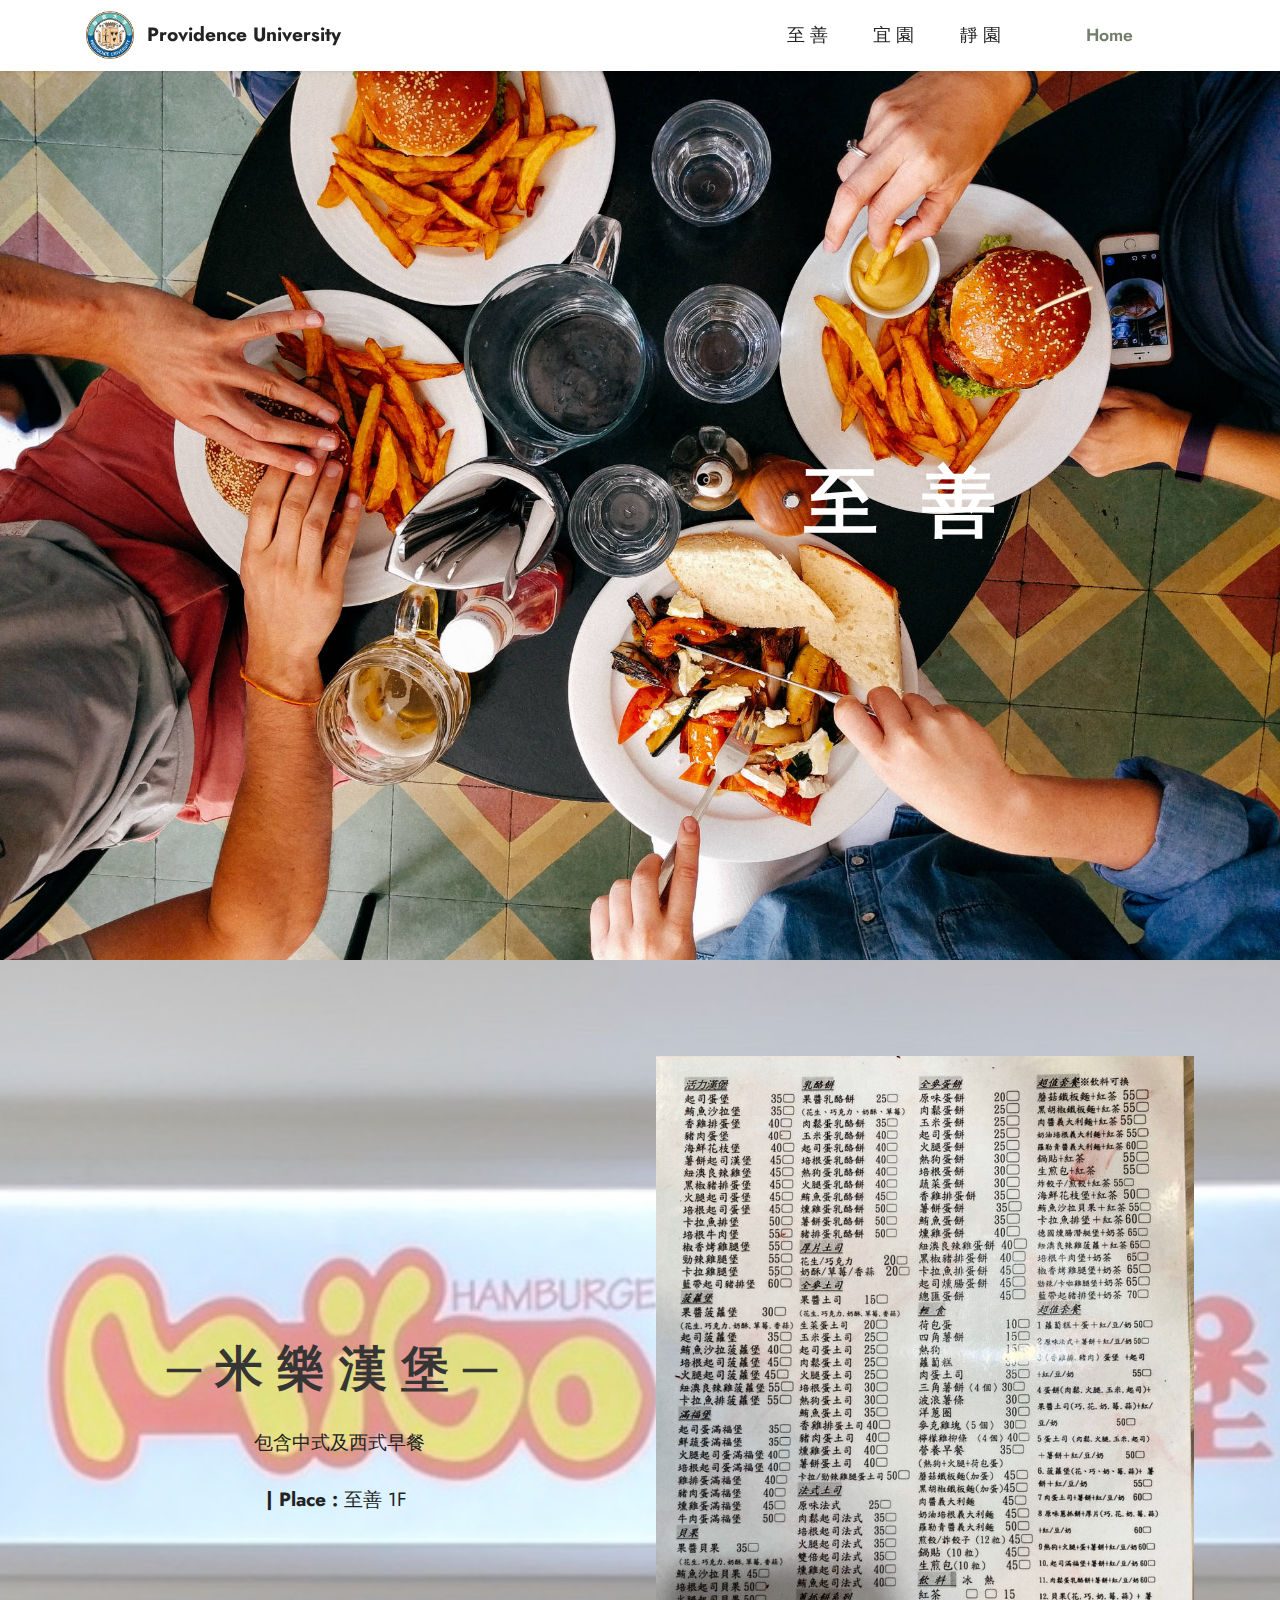
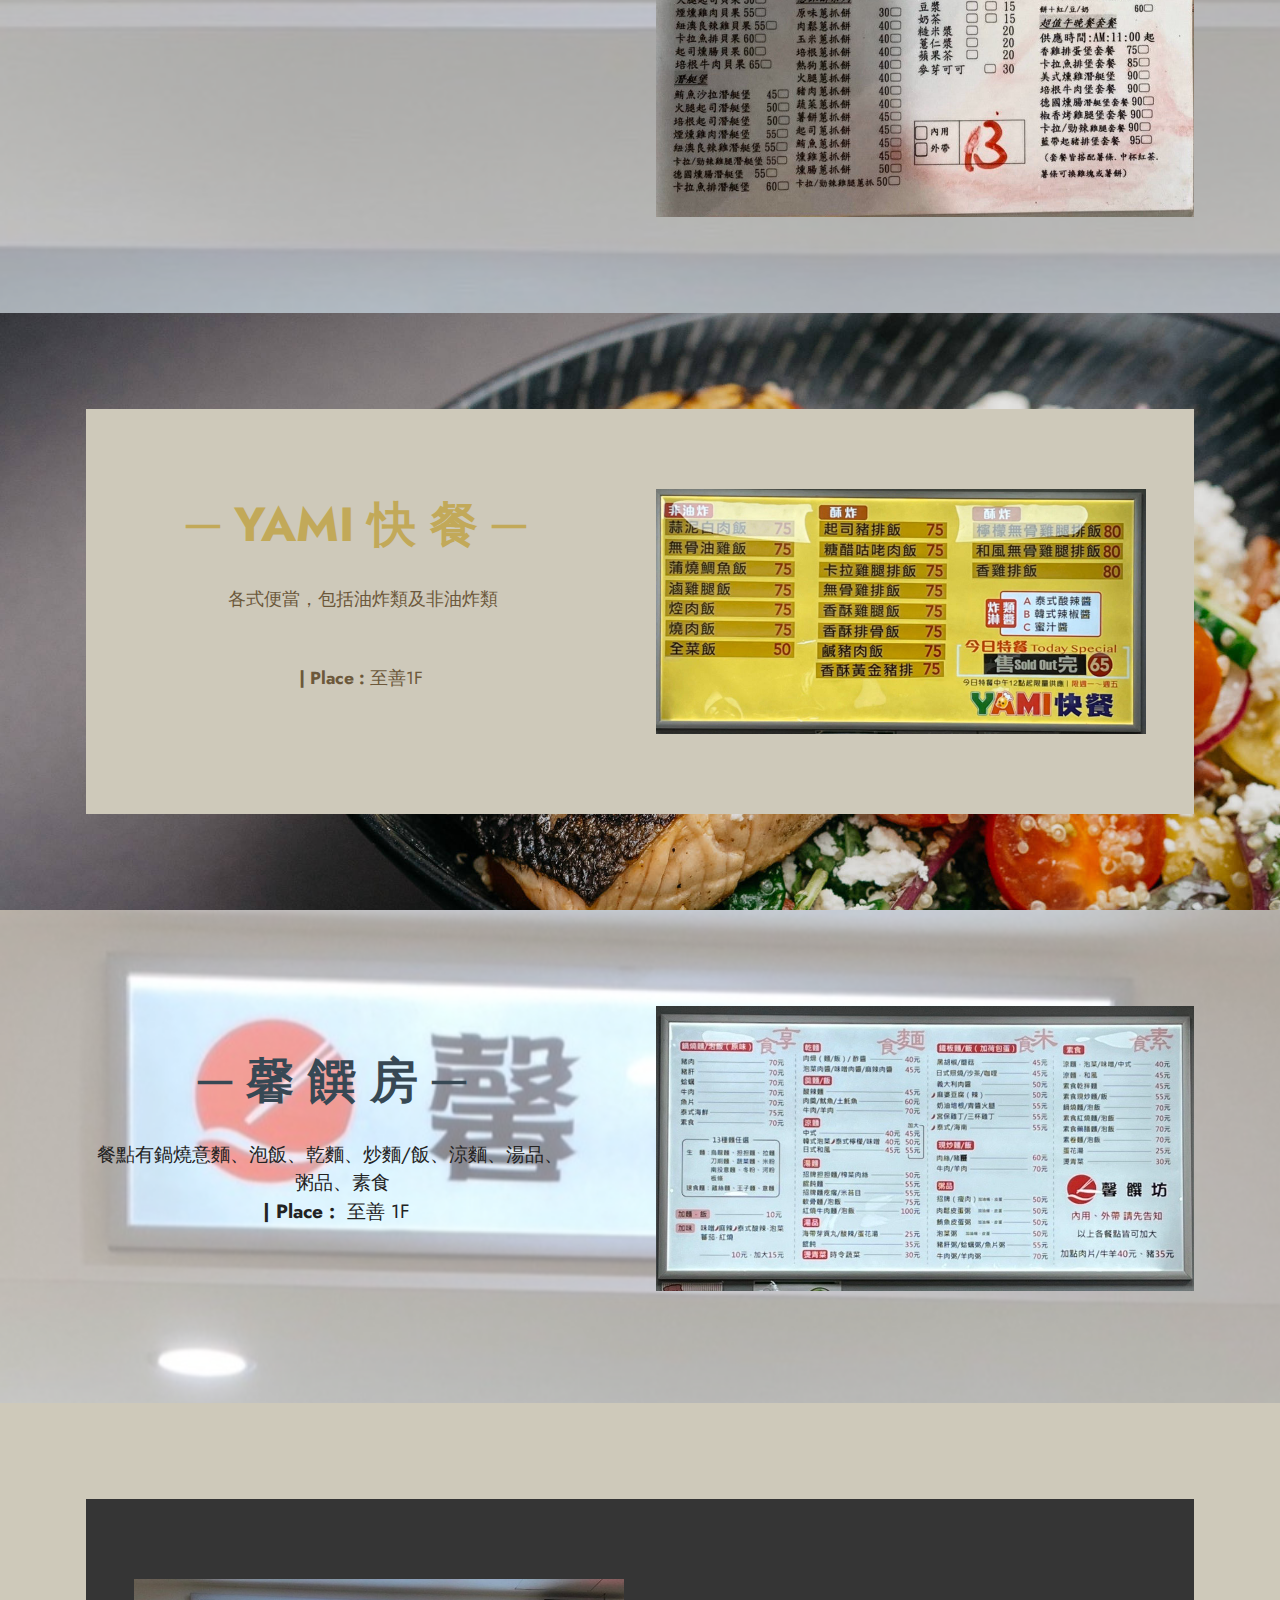
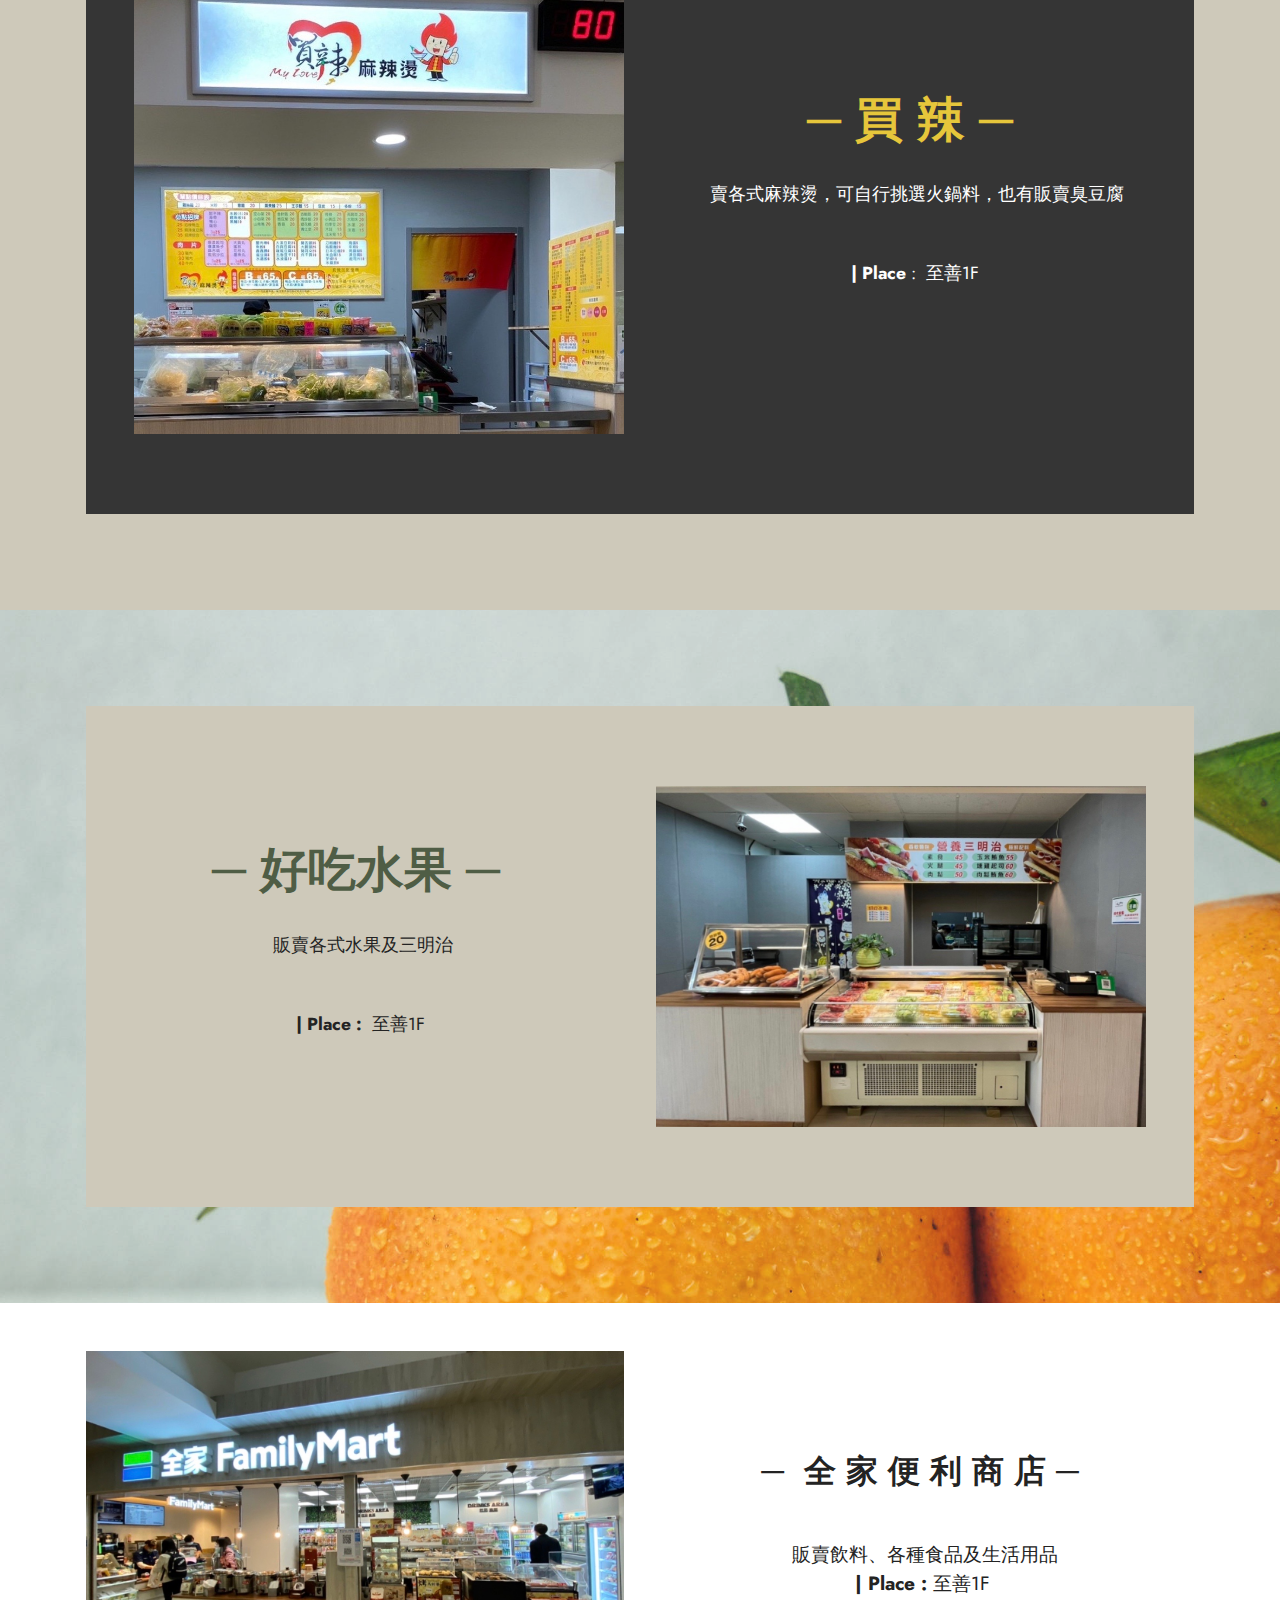
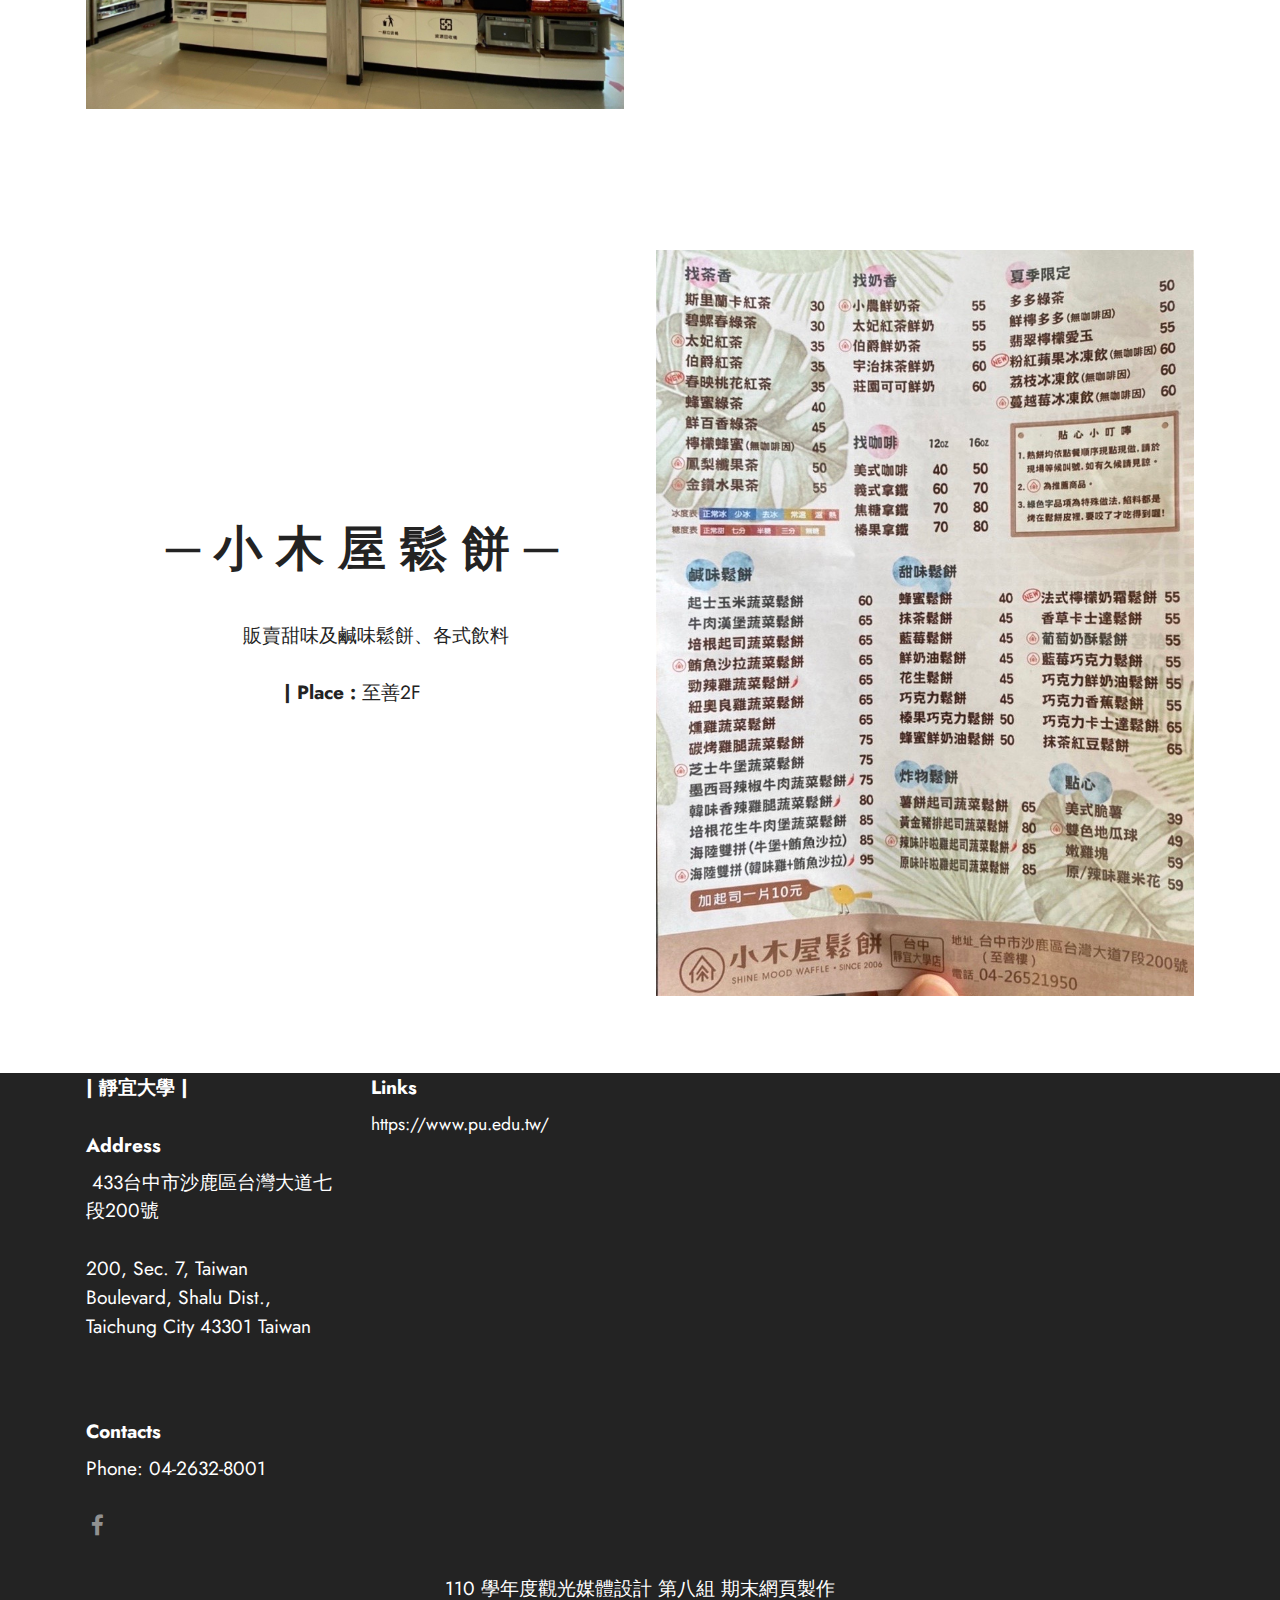
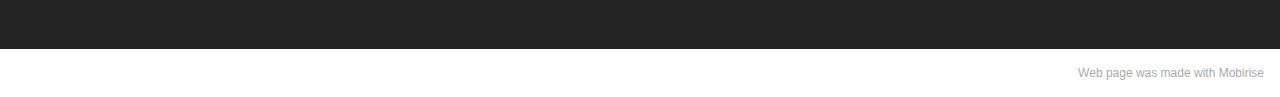
<file: page1.html>
<!DOCTYPE html>
<html  >
<head>
  <!-- Site made with Mobirise Website Builder v5.4.1, https://mobirise.com -->
  <meta charset="UTF-8">
  <meta http-equiv="X-UA-Compatible" content="IE=edge">
  <meta name="generator" content="Mobirise v5.4.1, mobirise.com">
  <meta name="viewport" content="width=device-width, initial-scale=1, minimum-scale=1">
  <link rel="shortcut icon" href="assets/images/pu-logo.png" type="image/x-icon">
  <meta name="description" content="">
  
  
  <title>至善</title>
  <link rel="stylesheet" href="assets/web/assets/mobirise-icons2/mobirise2.css">
  <link rel="stylesheet" href="assets/bootstrap/css/bootstrap.min.css">
  <link rel="stylesheet" href="assets/bootstrap/css/bootstrap-grid.min.css">
  <link rel="stylesheet" href="assets/bootstrap/css/bootstrap-reboot.min.css">
  <link rel="stylesheet" href="assets/parallax/jarallax.css">
  <link rel="stylesheet" href="assets/dropdown/css/style.css">
  <link rel="stylesheet" href="assets/socicon/css/styles.css">
  <link rel="stylesheet" href="assets/theme/css/style.css">
  <link rel="preload" href="https://fonts.googleapis.com/css?family=Jost:100,200,300,400,500,600,700,800,900,100i,200i,300i,400i,500i,600i,700i,800i,900i&display=swap" as="style" onload="this.onload=null;this.rel='stylesheet'">
  <noscript><link rel="stylesheet" href="https://fonts.googleapis.com/css?family=Jost:100,200,300,400,500,600,700,800,900,100i,200i,300i,400i,500i,600i,700i,800i,900i&display=swap"></noscript>
  <link rel="preload" as="style" href="assets/mobirise/css/mbr-additional.css"><link rel="stylesheet" href="assets/mobirise/css/mbr-additional.css" type="text/css">
  
  
  
  
</head>
<body>
  
  <section data-bs-version="5.1" class="menu menu1 cid-sSNJJcd6JN" once="menu" id="menu1-7">
    

    <nav class="navbar navbar-dropdown navbar-fixed-top navbar-expand-lg">
        <div class="container">
            <div class="navbar-brand">
                <span class="navbar-logo">
                    <a href="https://mobiri.se">
                        <img src="assets/images/pu-logo.png" alt="Mobirise" style="height: 3rem;">
                    </a>
                </span>
                <span class="navbar-caption-wrap"><a class="navbar-caption text-black display-7" href="https://mobiri.se">Providence University</a></span>
            </div>
            <button class="navbar-toggler" type="button" data-toggle="collapse" data-bs-toggle="collapse" data-target="#navbarSupportedContent" data-bs-target="#navbarSupportedContent" aria-controls="navbarNavAltMarkup" aria-expanded="false" aria-label="Toggle navigation">
                <div class="hamburger">
                    <span></span>
                    <span></span>
                    <span></span>
                    <span></span>
                </div>
            </button>
            <div class="collapse navbar-collapse" id="navbarSupportedContent">
                <ul class="navbar-nav nav-dropdown" data-app-modern-menu="true"><li class="nav-item"><a class="nav-link link text-black text-primary display-4" href="page1.html">至 善</a></li>
                    <li class="nav-item"><a class="nav-link link text-black text-primary display-4" href="page2.html">宜 園</a></li>
                    <li class="nav-item"><a class="nav-link link text-black text-primary display-4" href="page3.html">靜 園</a>
                    </li></ul>
                
                <div class="navbar-buttons mbr-section-btn"><a class="btn btn-success-outline display-4" href="index.html">Home</a></div>
            </div>
        </div>
    </nav>
</section>

<section data-bs-version="5.1" class="header5 cid-sSNXxgvANG mbr-fullscreen" id="header5-8">

    

    

    <div class="container">
        <div class="row justify-content-end">
            <div class="col-12 col-lg-7">
                <h1 class="mbr-section-title mbr-fonts-style mbr-white mb-3 display-1"><strong>&nbsp; 至&nbsp; 善</strong></h1>
                
                
                
            </div>
        </div>
    </div>
</section>

<section data-bs-version="5.1" class="features18 cid-sSO7MV4Cln" id="features19-d">

    

    <div class="mbr-overlay" style="opacity: 0.5; background-color: rgb(255, 255, 255);">
    </div>
    <div class="container">
        <div class="row justify-content-center">
            <div class="card col-12 col-lg">
                <div class="card-wrapper">
                    <h6 class="card-title mbr-fonts-style mb-4 display-2"><strong>─ 米 樂 漢 堡 ─&nbsp;</strong></h6>
                    <p class="mbr-text mbr-fonts-style display-7">包含中式及西式早餐<br><br><strong>| Place :</strong> 至善 1F&nbsp;<br></p>
                    
                </div>
            </div>
            <div class="col-12 col-lg-6">
                <div class="image-wrapper">
                    <img src="assets/images/line-album-202216-220106-1-946x1338.jpg" alt="Mobirise">
                </div>
            </div>
        </div>
    </div>
</section>

<section data-bs-version="5.1" class="features15 cid-sSO9WGxhU7" id="features16-e">

    

    <div class="mbr-overlay" style="opacity: 0; background-color: rgb(255, 255, 255);">
    </div>
    <div class="container">
        <div class="content-wrapper">
            <div class="row align-items-center">
                <div class="col-12 col-lg">
                    <div class="text-wrapper">
                        <h6 class="card-title mbr-fonts-style display-2"><strong>─ YAMI 快 餐 ─&nbsp;</strong></h6>
                        <p class="mbr-text mbr-fonts-style mb-4 display-4"><br>各式便當，包括油炸類及非油炸類<br><strong><br></strong><br><strong>| Place : </strong> 至善1F&nbsp;<br></p>
                        
                    </div>
                </div>
                <div class="col-12 col-lg-6">
                    <div class="image-wrapper">
                        <img src="assets/images/line-album-202216-220106-980x490.jpg" alt="Mobirise">
                    </div>
                </div>
            </div>
        </div>
    </div>
</section>

<section data-bs-version="5.1" class="features18 cid-sSO5c9usbY" id="features19-b">

    

    <div class="mbr-overlay" style="opacity: 0.5; background-color: rgb(255, 255, 255);">
    </div>
    <div class="container">
        <div class="row justify-content-center">
            <div class="card col-12 col-lg">
                <div class="card-wrapper">
                    <h6 class="card-title mbr-fonts-style mb-4 display-2"><strong>─ 馨 饌 房 ─&nbsp;</strong></h6>
                    <p class="mbr-text mbr-fonts-style display-7">餐點有鍋燒意麵、泡飯、乾麵、炒麵/飯、涼麵、湯品、&nbsp; &nbsp; &nbsp;粥品、素食<br><strong>| Place :&nbsp;&nbsp;</strong>至善 1F&nbsp;<br></p>
                    
                </div>
            </div>
            <div class="col-12 col-lg-6">
                <div class="image-wrapper">
                    <img src="assets/images/db26d05f-c6b8-4171-a37e-e256cc991997.jpg" alt="Mobirise">
                </div>
            </div>
        </div>
    </div>
</section>

<section data-bs-version="5.1" class="features16 cid-sSOdrPFEHL" id="features17-f">
    

    
    <div class="container">
        <div class="content-wrapper">
            <div class="row align-items-center">
                <div class="col-12 col-lg-6">
                    <div class="image-wrapper">
                        <img src="assets/images/2002d7b3-ebb5-4d08-a0a1-a74b35b981de.jpeg" alt="Mobirise">
                    </div>
                </div>
                <div class="col-12 col-lg">
                    <div class="text-wrapper">
                        <h6 class="card-title mbr-fonts-style display-2"><strong>─ 買 辣 ─&nbsp;</strong></h6>
                        <p class="mbr-text mbr-fonts-style mb-4 display-4"><br>賣各式麻辣燙，可自行挑選火鍋料，也有販賣臭豆腐<br><strong><br></strong><br><strong>| Place</strong> :&nbsp; 至善1F&nbsp;</p>
                        
                    </div>
                </div>
            </div>
        </div>
    </div>
</section>

<section data-bs-version="5.1" class="features15 cid-sSOfG6VB1z" id="features16-g">

    

    <div class="mbr-overlay" style="opacity: 0.1; background-color: rgb(255, 255, 255);">
    </div>
    <div class="container">
        <div class="content-wrapper">
            <div class="row align-items-center">
                <div class="col-12 col-lg">
                    <div class="text-wrapper">
                        <h6 class="card-title mbr-fonts-style display-2"><strong>─ 好吃水果 ─&nbsp;</strong></h6>
                        <p class="mbr-text mbr-fonts-style mb-4 display-4"><br>販賣各式水果及三明治<br><strong><br></strong><br><strong>| Place :</strong>&nbsp; 至善1F&nbsp;<br></p>
                        
                    </div>
                </div>
                <div class="col-12 col-lg-6">
                    <div class="image-wrapper">
                        <img src="assets/images/67ade593-c182-449f-acdd-abb05bd2d433.jpg" alt="Mobirise">
                    </div>
                </div>
            </div>
        </div>
    </div>
</section>

<section data-bs-version="5.1" class="image1 cid-sSO2FzDD6K" id="image1-a">
    

    

    <div class="container">
        <div class="row align-items-center">
            <div class="col-12 col-lg-6">
                <div class="image-wrapper">
                    <img src="assets/images/015d4768-f863-4b23-8052-d1f38b954207.jpg" alt="Mobirise">
                    
                </div>
            </div>
            <div class="col-12 col-lg">
                <div class="text-wrapper">
                    <h3 class="mbr-section-title mbr-fonts-style mb-3 display-5"><strong>─&nbsp; 全 家 便 利 商 店 ─&nbsp;</strong></h3>
                    <p class="mbr-text mbr-fonts-style display-7"><br>販賣飲料、各種食品及生活用品<br><strong>| Place :</strong> 至善1F&nbsp;<br></p>
                </div>
            </div>
        </div>
    </div>
</section>

<section data-bs-version="5.1" class="header14 cid-sSNYtd7wpx mbr-fullscreen mbr-parallax-background" id="header14-9">

    

    <div class="mbr-overlay" style="opacity: 0.8; background-color: rgb(255, 255, 255);"></div>

    <div class="container">
        <div class="row justify-content-center align-items-center">
            <div class="col-12 col-md-6 image-wrapper">
                <img src="assets/images/0a96ff46-ca75-47fd-8123-804744672a9d.jpg" alt="Mobirise">
            </div>
            <div class="col-12 col-md">
                <div class="text-wrapper">
                    <h1 class="mbr-section-title mbr-fonts-style mb-3 display-2"><strong>&nbsp; ─ 小 木 屋 鬆 餅 ─&nbsp;</strong></h1>
                    <p class="mbr-text mbr-fonts-style display-7">&nbsp; &nbsp; &nbsp;<br>&nbsp; &nbsp; &nbsp; &nbsp;販賣甜味及鹹味鬆餅、各式飲料<br><br><strong>| Place : </strong>至善2F&nbsp;</p>
                    
                </div>
            </div>
        </div>
    </div>
</section>

<section data-bs-version="5.1" class="footer6 cid-sST6Z5tmsC" once="footers" id="footer6-q">

    

    

    <div class="container">
        <div class="row content mbr-white">
            <div class="col-12 col-md-3 mbr-fonts-style display-7">
                <h5 class="mbr-section-subtitle mbr-fonts-style mb-2 display-7">
                    <strong>| 靜宜大學 |<br></strong><br><strong>Address</strong>
                </h5>
                <p class="mbr-text mbr-fonts-style display-7">&nbsp;433台中市沙鹿區台灣大道七段200號<br><br>200, Sec. 7, Taiwan Boulevard, Shalu Dist., Taichung City 43301 Taiwan<br></p> <br>
                <h5 class="mbr-section-subtitle mbr-fonts-style mb-2 mt-4 display-7">
                    <strong>Contacts</strong>
                </h5>
                <p class="mbr-text mbr-fonts-style mb-4 display-7">Phone: 04-2632-8001<br></p>
            </div>
            <div class="col-12 col-md-3 mbr-fonts-style display-7">
                <h5 class="mbr-section-subtitle mbr-fonts-style mb-2 display-7">
                    <strong>Links</strong>
                </h5>
                <ul class="list mbr-fonts-style mb-4 display-4">
                    <li class="mbr-text item-wrap">https://www.pu.edu.tw/</li>
                </ul>
                <h5 class="mbr-section-subtitle mbr-fonts-style mb-2 mt-5 display-7"></h5>
                <p class="mbr-text mbr-fonts-style mb-4 display-7"></p>
            </div>
            <div class="col-12 col-md-6">
                <div class="google-map"><iframe frameborder="0" style="border:0" src="https://uploads.knightlab.com/storymapjs/570f10f4f44b1f1d933b580d625edc86/xue-can/index.html" allowfullscreen=""></iframe></div>
            </div>
            <div class="col-md-6">
                <div class="social-list align-left">
                    <div class="soc-item">
                        <a href="https://www.facebook.com/PU.ProvidenceUniversity/" target="_blank">
                            <span class="mbr-iconfont mbr-iconfont-social socicon-facebook socicon"></span>
                        </a>
                    </div>
                    
                    
                    
                    
                    
                </div>
            </div>
        </div>
        <div class="footer-lower">
            <div class="media-container-row">
                <div class="col-sm-12">
                    <hr>
                </div>
            </div>
            <div class="col-sm-12 copyright pl-0">
                <p class="mbr-text mbr-fonts-style mbr-white display-7">110 學年度觀光媒體設計 第八組 期末網頁製作</p>
            </div>
        </div>
    </div>
</section><section style="background-color: #fff; font-family: -apple-system, BlinkMacSystemFont, 'Segoe UI', 'Roboto', 'Helvetica Neue', Arial, sans-serif; color:#aaa; font-size:12px; padding: 0; align-items: center; display: flex;"><a href="https://mobirise.site/i" style="flex: 1 1; height: 3rem; padding-left: 1rem;"></a><p style="flex: 0 0 auto; margin:0; padding-right:1rem;">Web page was <a href="https://mobirise.site/g" style="color:#aaa;">made</a> with Mobirise</p></section><script src="assets/bootstrap/js/bootstrap.bundle.min.js"></script>  <script src="assets/parallax/jarallax.js"></script>  <script src="assets/smoothscroll/smooth-scroll.js"></script>  <script src="assets/ytplayer/index.js"></script>  <script src="assets/dropdown/js/navbar-dropdown.js"></script>  <script src="assets/theme/js/script.js"></script>  
  
  
</body>
</html>
</file>
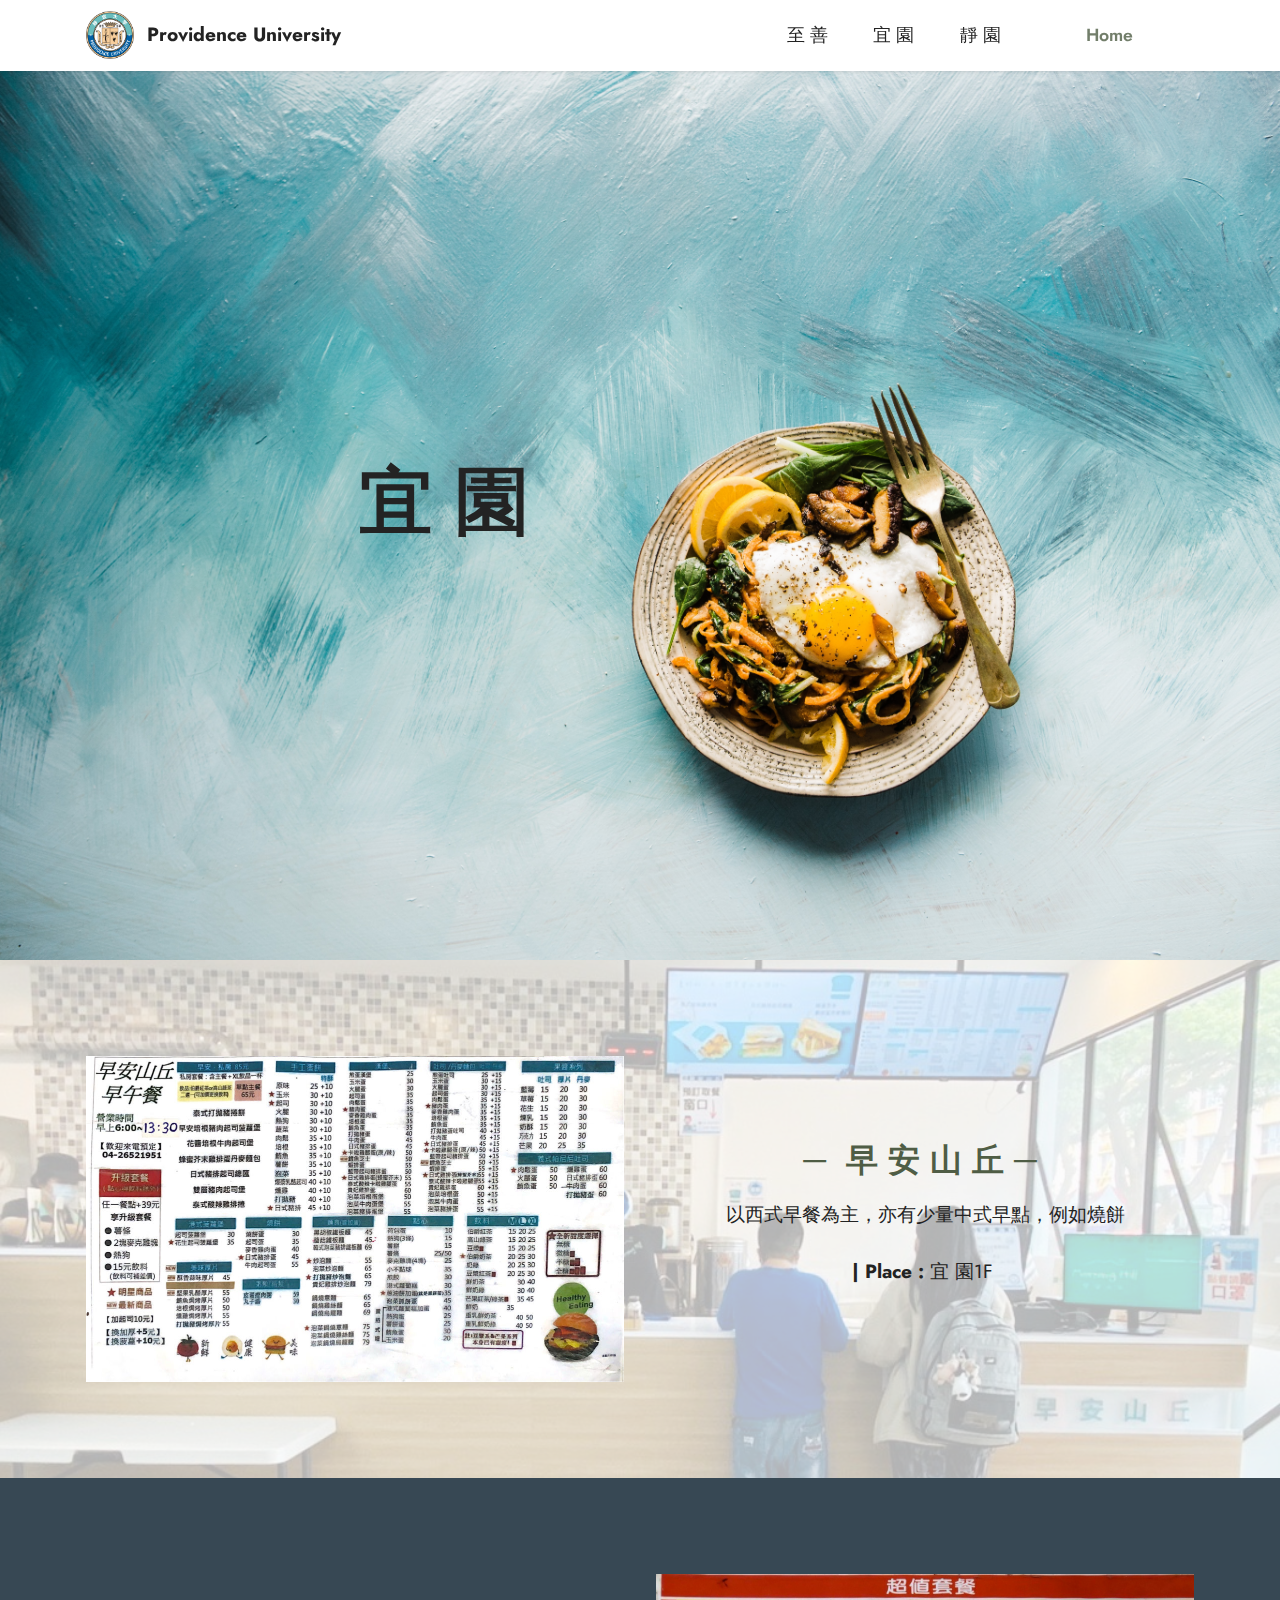
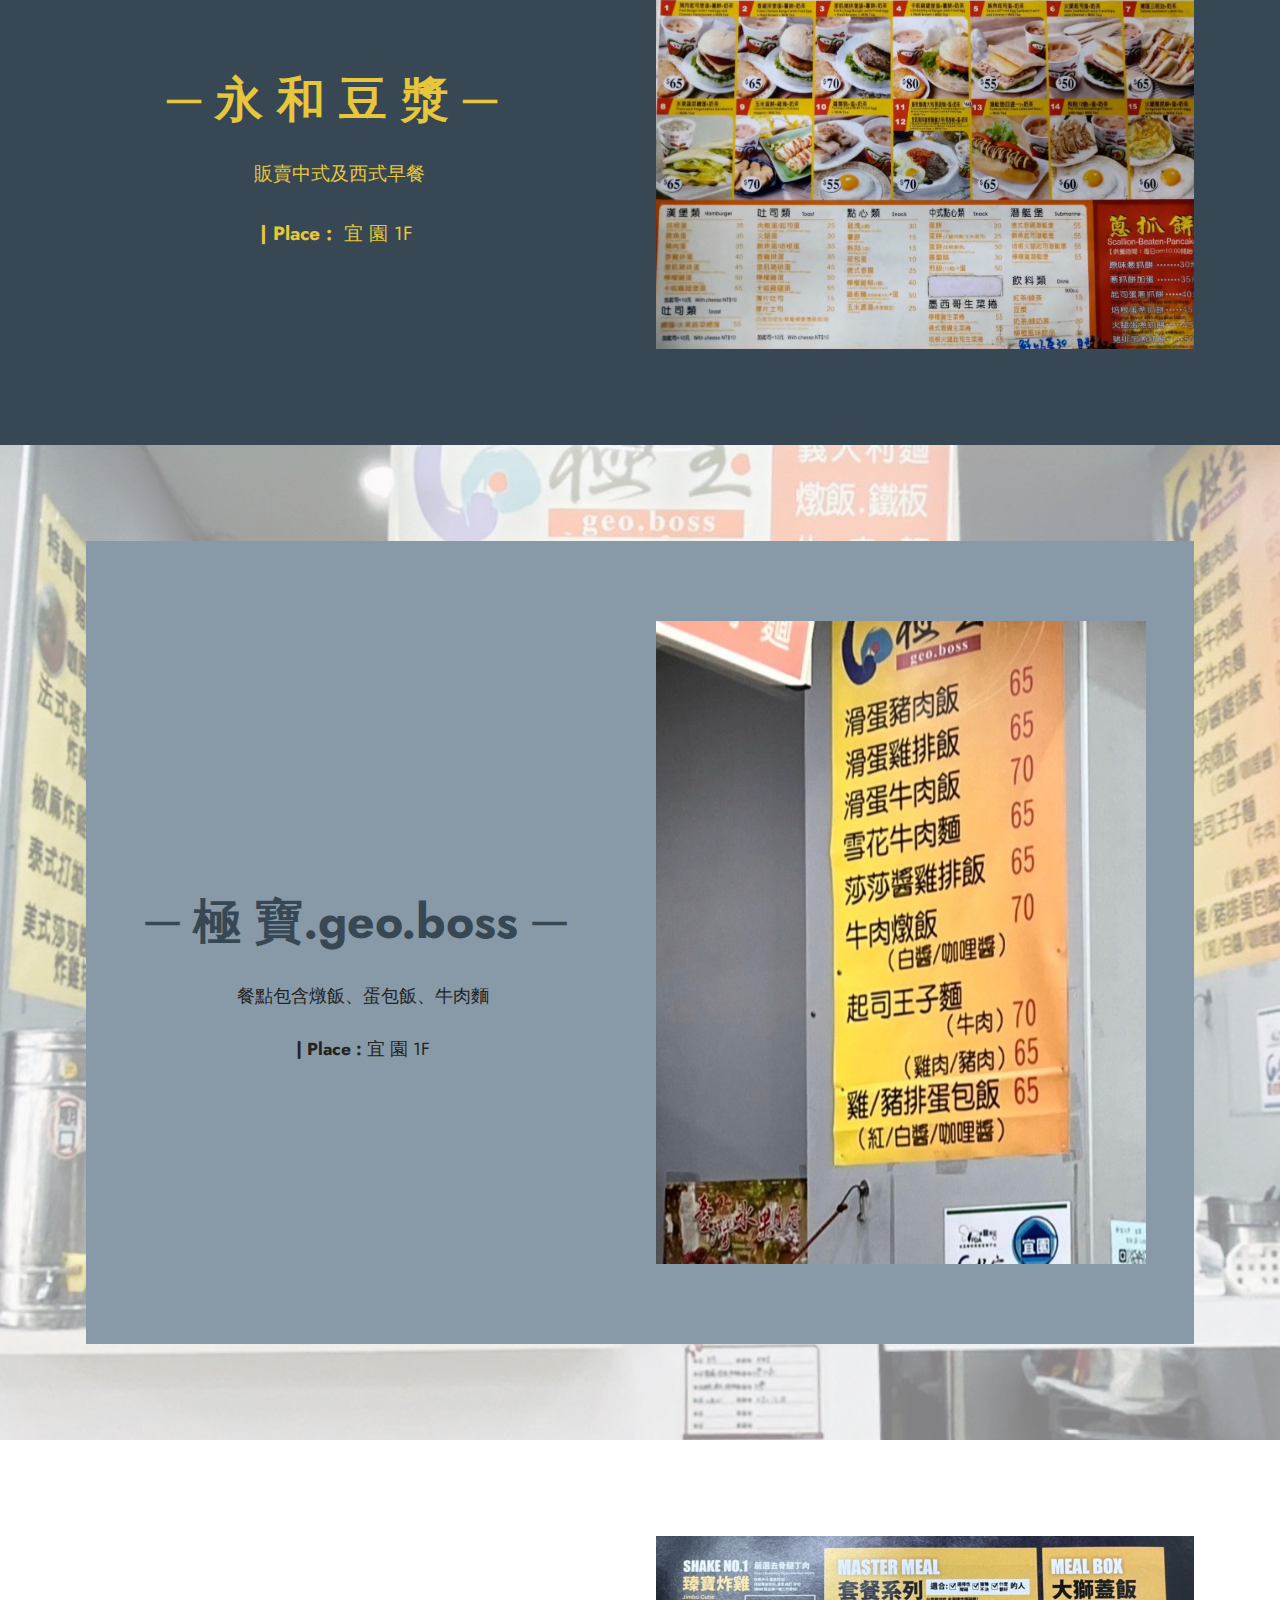
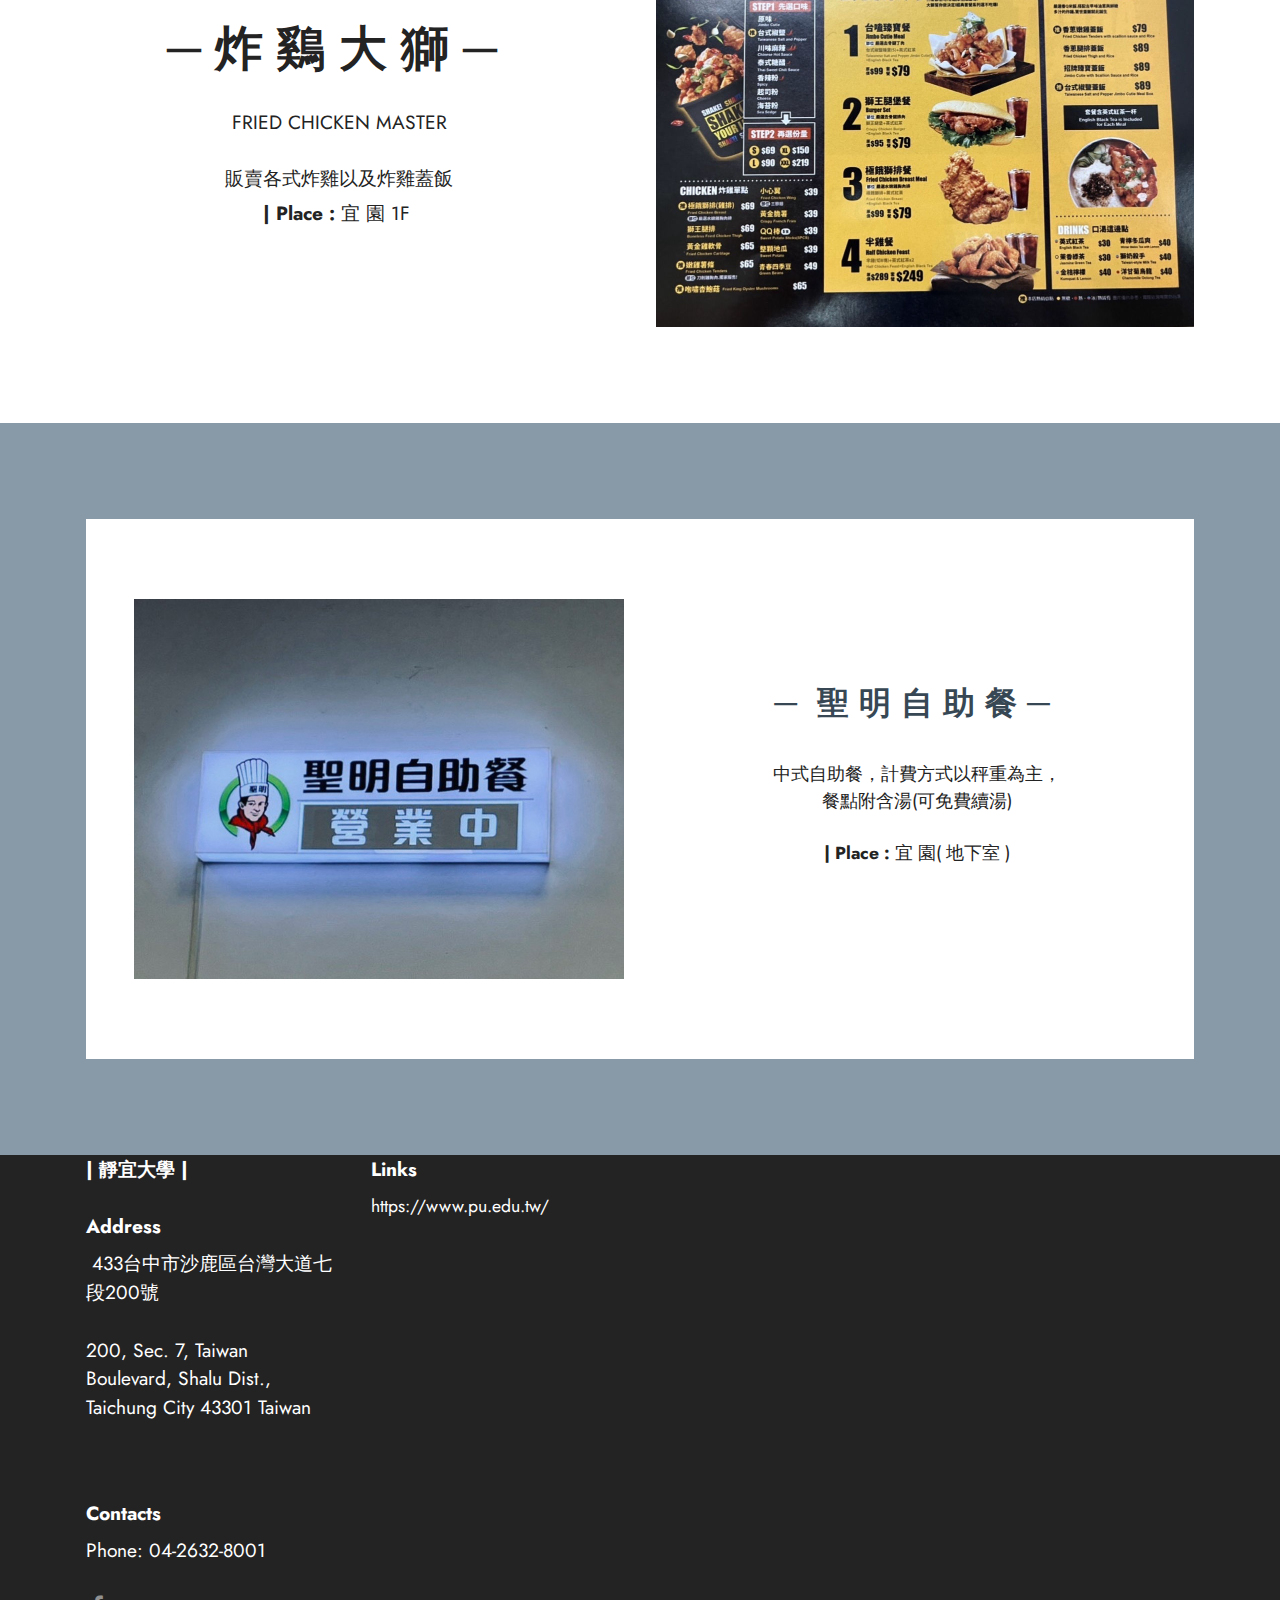
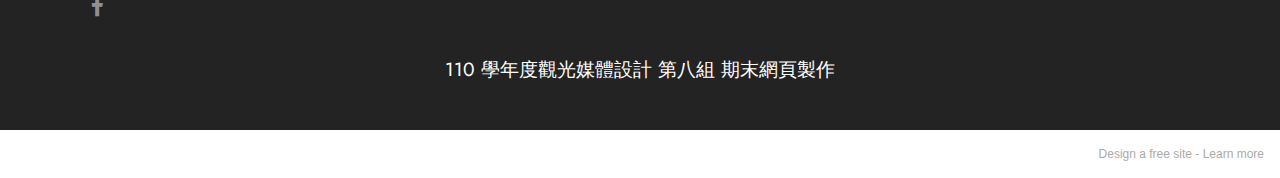
<file: page2.html>
<!DOCTYPE html>
<html  >
<head>
  <!-- Site made with Mobirise Website Builder v5.4.1, https://mobirise.com -->
  <meta charset="UTF-8">
  <meta http-equiv="X-UA-Compatible" content="IE=edge">
  <meta name="generator" content="Mobirise v5.4.1, mobirise.com">
  <meta name="viewport" content="width=device-width, initial-scale=1, minimum-scale=1">
  <link rel="shortcut icon" href="assets/images/pu-logo.png" type="image/x-icon">
  <meta name="description" content="">
  
  
  <title>宜園</title>
  <link rel="stylesheet" href="assets/web/assets/mobirise-icons2/mobirise2.css">
  <link rel="stylesheet" href="assets/bootstrap/css/bootstrap.min.css">
  <link rel="stylesheet" href="assets/bootstrap/css/bootstrap-grid.min.css">
  <link rel="stylesheet" href="assets/bootstrap/css/bootstrap-reboot.min.css">
  <link rel="stylesheet" href="assets/parallax/jarallax.css">
  <link rel="stylesheet" href="assets/dropdown/css/style.css">
  <link rel="stylesheet" href="assets/socicon/css/styles.css">
  <link rel="stylesheet" href="assets/theme/css/style.css">
  <link rel="preload" href="https://fonts.googleapis.com/css?family=Jost:100,200,300,400,500,600,700,800,900,100i,200i,300i,400i,500i,600i,700i,800i,900i&display=swap" as="style" onload="this.onload=null;this.rel='stylesheet'">
  <noscript><link rel="stylesheet" href="https://fonts.googleapis.com/css?family=Jost:100,200,300,400,500,600,700,800,900,100i,200i,300i,400i,500i,600i,700i,800i,900i&display=swap"></noscript>
  <link rel="preload" as="style" href="assets/mobirise/css/mbr-additional.css"><link rel="stylesheet" href="assets/mobirise/css/mbr-additional.css" type="text/css">
  
  
  
  
</head>
<body>
  
  <section data-bs-version="5.1" class="menu menu1 cid-sSNJJcd6JN" once="menu" id="menu1-h">
    

    <nav class="navbar navbar-dropdown navbar-fixed-top navbar-expand-lg">
        <div class="container">
            <div class="navbar-brand">
                <span class="navbar-logo">
                    <a href="https://mobiri.se">
                        <img src="assets/images/pu-logo.png" alt="Mobirise" style="height: 3rem;">
                    </a>
                </span>
                <span class="navbar-caption-wrap"><a class="navbar-caption text-black display-7" href="https://mobiri.se">Providence University</a></span>
            </div>
            <button class="navbar-toggler" type="button" data-toggle="collapse" data-bs-toggle="collapse" data-target="#navbarSupportedContent" data-bs-target="#navbarSupportedContent" aria-controls="navbarNavAltMarkup" aria-expanded="false" aria-label="Toggle navigation">
                <div class="hamburger">
                    <span></span>
                    <span></span>
                    <span></span>
                    <span></span>
                </div>
            </button>
            <div class="collapse navbar-collapse" id="navbarSupportedContent">
                <ul class="navbar-nav nav-dropdown" data-app-modern-menu="true"><li class="nav-item"><a class="nav-link link text-black text-primary display-4" href="page1.html">至 善</a></li>
                    <li class="nav-item"><a class="nav-link link text-black text-primary display-4" href="page2.html">宜 園</a></li>
                    <li class="nav-item"><a class="nav-link link text-black text-primary display-4" href="page3.html">靜 園</a>
                    </li></ul>
                
                <div class="navbar-buttons mbr-section-btn"><a class="btn btn-success-outline display-4" href="index.html">Home</a></div>
            </div>
        </div>
    </nav>
</section>

<section data-bs-version="5.1" class="header7 cid-sSSadaI3dT mbr-fullscreen" id="header7-i">

    

    

    <div class="text-right container">
        <div class="row">
            <div class="col-12 col-lg-5">
                <h1 class="mbr-section-title mbr-fonts-style mb-3 display-1"><strong>宜 園</strong></h1>
                
                
                
            </div>
        </div>
    </div>
</section>

<section data-bs-version="5.1" class="image1 cid-sSSOAvOgxy" id="image1-k">
    

    <div class="mbr-overlay" style="opacity: 0.7; background-color: rgb(255, 255, 255);">
    </div>

    <div class="container">
        <div class="row align-items-center">
            <div class="col-12 col-lg-6">
                <div class="image-wrapper">
                    <img src="assets/images/line-album-202216-220106-1076x651.jpg" alt="Mobirise">
                    
                </div>
            </div>
            <div class="col-12 col-lg">
                <div class="text-wrapper">
                    <h3 class="mbr-section-title mbr-fonts-style mb-3 display-5"><strong>─&nbsp; 早 安 山 丘 ─&nbsp;</strong></h3>
                    <p class="mbr-text mbr-fonts-style display-7">以西式早餐為主，亦有少量中式早點，例如燒餅<br><br><strong>| Place :&nbsp;</strong>宜 園1F&nbsp;<br></p>
                </div>
            </div>
        </div>
    </div>
</section>

<section data-bs-version="5.1" class="features11 cid-sSSail7Vq2" id="features12-j">

    
    
    <div class="container">
        <div class="row align-items-center">
            <div class="col-12 col-lg">
                <div class="card-wrapper">
                    <div class="card-box">
                        <h4 class="card-title mbr-fonts-style mb-4 display-2"><strong>─ 永 和 豆 漿 ─&nbsp;</strong></h4>
                        <p class="mbr-text mbr-fonts-style mb-4 display-7">販賣中式及西式早餐</p>
                        <div class="mbr-text mbr-fonts-style counter-container display-7"><strong>| Place :</strong>&nbsp; 宜 園 1F&nbsp;</div>
                        
                    </div>
                </div>
            </div>
            <div class="col-12 col-lg-6 md-pb">
                <div class="image-wrapper">
                    <img src="assets/images/line-album-211228.jpg" alt="Mobirise">
                </div>
            </div>
        </div>
    </div>
</section>

<section data-bs-version="5.1" class="features15 cid-sSSQkGks1B" id="features16-l">

    

    <div class="mbr-overlay" style="opacity: 0.5; background-color: rgb(255, 255, 255);">
    </div>
    <div class="container">
        <div class="content-wrapper">
            <div class="row align-items-center">
                <div class="col-12 col-lg">
                    <div class="text-wrapper">
                        <h6 class="card-title mbr-fonts-style display-2"><strong><br></strong><br><strong>─ 極 寶.geo.boss ─&nbsp;</strong></h6>
                        <p class="mbr-text mbr-fonts-style mb-4 display-4"><br>餐點包含燉飯、蛋包飯、牛肉麵<br><br><strong>| Place : </strong> 宜 園 1F <br></p>
                        
                    </div>
                </div>
                <div class="col-12 col-lg-6">
                    <div class="image-wrapper">
                        <img src="assets/images/line-album-211228.jpeg" alt="Mobirise">
                    </div>
                </div>
            </div>
        </div>
    </div>
</section>

<section data-bs-version="5.1" class="features11 cid-sSSYBD4ZdH mbr-parallax-background" id="features12-m">

    
    <div class="mbr-overlay" style="opacity: 0.5; background-color: rgb(255, 255, 255);">
    </div>
    <div class="container">
        <div class="row align-items-center">
            <div class="col-12 col-lg">
                <div class="card-wrapper">
                    <div class="card-box">
                        <h4 class="card-title mbr-fonts-style mb-4 display-2"><strong>─ 炸 鷄 大 獅 ─&nbsp;</strong></h4>
                        <p class="mbr-text mbr-fonts-style mb-4 display-7">FRIED CHICKEN MASTER</p>
                        <div class="mbr-text mbr-fonts-style counter-container display-7"><p>販賣各式炸雞以及炸雞蓋飯</p><p><strong>| Place :</strong>  宜 園 1F&nbsp;</p></div>
                        
                    </div>
                </div>
            </div>
            <div class="col-12 col-lg-6 md-pb">
                <div class="image-wrapper">
                    <img src="assets/images/76933870-704b-4619-9b89-d3afb8203ab6-1076x781.jpg" alt="Mobirise">
                </div>
            </div>
        </div>
    </div>
</section>

<section data-bs-version="5.1" class="features16 cid-sST0Av0B5J" id="features17-o">
    

    
    <div class="container">
        <div class="content-wrapper">
            <div class="row align-items-center">
                <div class="col-12 col-lg-6">
                    <div class="image-wrapper">
                        <img src="assets/images/line-album-211234.jpg" alt="Mobirise">
                    </div>
                </div>
                <div class="col-12 col-lg">
                    <div class="text-wrapper">
                        <h6 class="card-title mbr-fonts-style display-5"><strong>─&nbsp; 聖 明 自 助 餐 ─&nbsp;</strong></h6>
                        <p class="mbr-text mbr-fonts-style mb-4 display-4"><br>中式自助餐，計費方式以秤重為主，<br>餐點附含湯(可免費續湯)<br><br><strong>| Place :</strong> 宜 園( 地下室 )<br></p>
                        
                    </div>
                </div>
            </div>
        </div>
    </div>
</section>

<section data-bs-version="5.1" class="footer6 cid-sST6Z5tmsC" once="footers" id="footer6-q">

    

    

    <div class="container">
        <div class="row content mbr-white">
            <div class="col-12 col-md-3 mbr-fonts-style display-7">
                <h5 class="mbr-section-subtitle mbr-fonts-style mb-2 display-7">
                    <strong>| 靜宜大學 |<br></strong><br><strong>Address</strong>
                </h5>
                <p class="mbr-text mbr-fonts-style display-7">&nbsp;433台中市沙鹿區台灣大道七段200號<br><br>200, Sec. 7, Taiwan Boulevard, Shalu Dist., Taichung City 43301 Taiwan<br></p> <br>
                <h5 class="mbr-section-subtitle mbr-fonts-style mb-2 mt-4 display-7">
                    <strong>Contacts</strong>
                </h5>
                <p class="mbr-text mbr-fonts-style mb-4 display-7">Phone: 04-2632-8001<br></p>
            </div>
            <div class="col-12 col-md-3 mbr-fonts-style display-7">
                <h5 class="mbr-section-subtitle mbr-fonts-style mb-2 display-7">
                    <strong>Links</strong>
                </h5>
                <ul class="list mbr-fonts-style mb-4 display-4">
                    <li class="mbr-text item-wrap">https://www.pu.edu.tw/</li>
                </ul>
                <h5 class="mbr-section-subtitle mbr-fonts-style mb-2 mt-5 display-7"></h5>
                <p class="mbr-text mbr-fonts-style mb-4 display-7"></p>
            </div>
            <div class="col-12 col-md-6">
                <div class="google-map"><iframe frameborder="0" style="border:0" src="https://uploads.knightlab.com/storymapjs/570f10f4f44b1f1d933b580d625edc86/xue-can/index.html" allowfullscreen=""></iframe></div>
            </div>
            <div class="col-md-6">
                <div class="social-list align-left">
                    <div class="soc-item">
                        <a href="https://www.facebook.com/PU.ProvidenceUniversity/" target="_blank">
                            <span class="mbr-iconfont mbr-iconfont-social socicon-facebook socicon"></span>
                        </a>
                    </div>
                    
                    
                    
                    
                    
                </div>
            </div>
        </div>
        <div class="footer-lower">
            <div class="media-container-row">
                <div class="col-sm-12">
                    <hr>
                </div>
            </div>
            <div class="col-sm-12 copyright pl-0">
                <p class="mbr-text mbr-fonts-style mbr-white display-7">110 學年度觀光媒體設計 第八組 期末網頁製作</p>
            </div>
        </div>
    </div>
</section><section style="background-color: #fff; font-family: -apple-system, BlinkMacSystemFont, 'Segoe UI', 'Roboto', 'Helvetica Neue', Arial, sans-serif; color:#aaa; font-size:12px; padding: 0; align-items: center; display: flex;"><a href="https://mobirise.site/u" style="flex: 1 1; height: 3rem; padding-left: 1rem;"></a><p style="flex: 0 0 auto; margin:0; padding-right:1rem;">Design a free site - <a href="https://mobirise.site/w" style="color:#aaa;">Learn more</a></p></section><script src="assets/bootstrap/js/bootstrap.bundle.min.js"></script>  <script src="assets/parallax/jarallax.js"></script>  <script src="assets/smoothscroll/smooth-scroll.js"></script>  <script src="assets/ytplayer/index.js"></script>  <script src="assets/dropdown/js/navbar-dropdown.js"></script>  <script src="assets/theme/js/script.js"></script>  
  
  
</body>
</html>
</file>
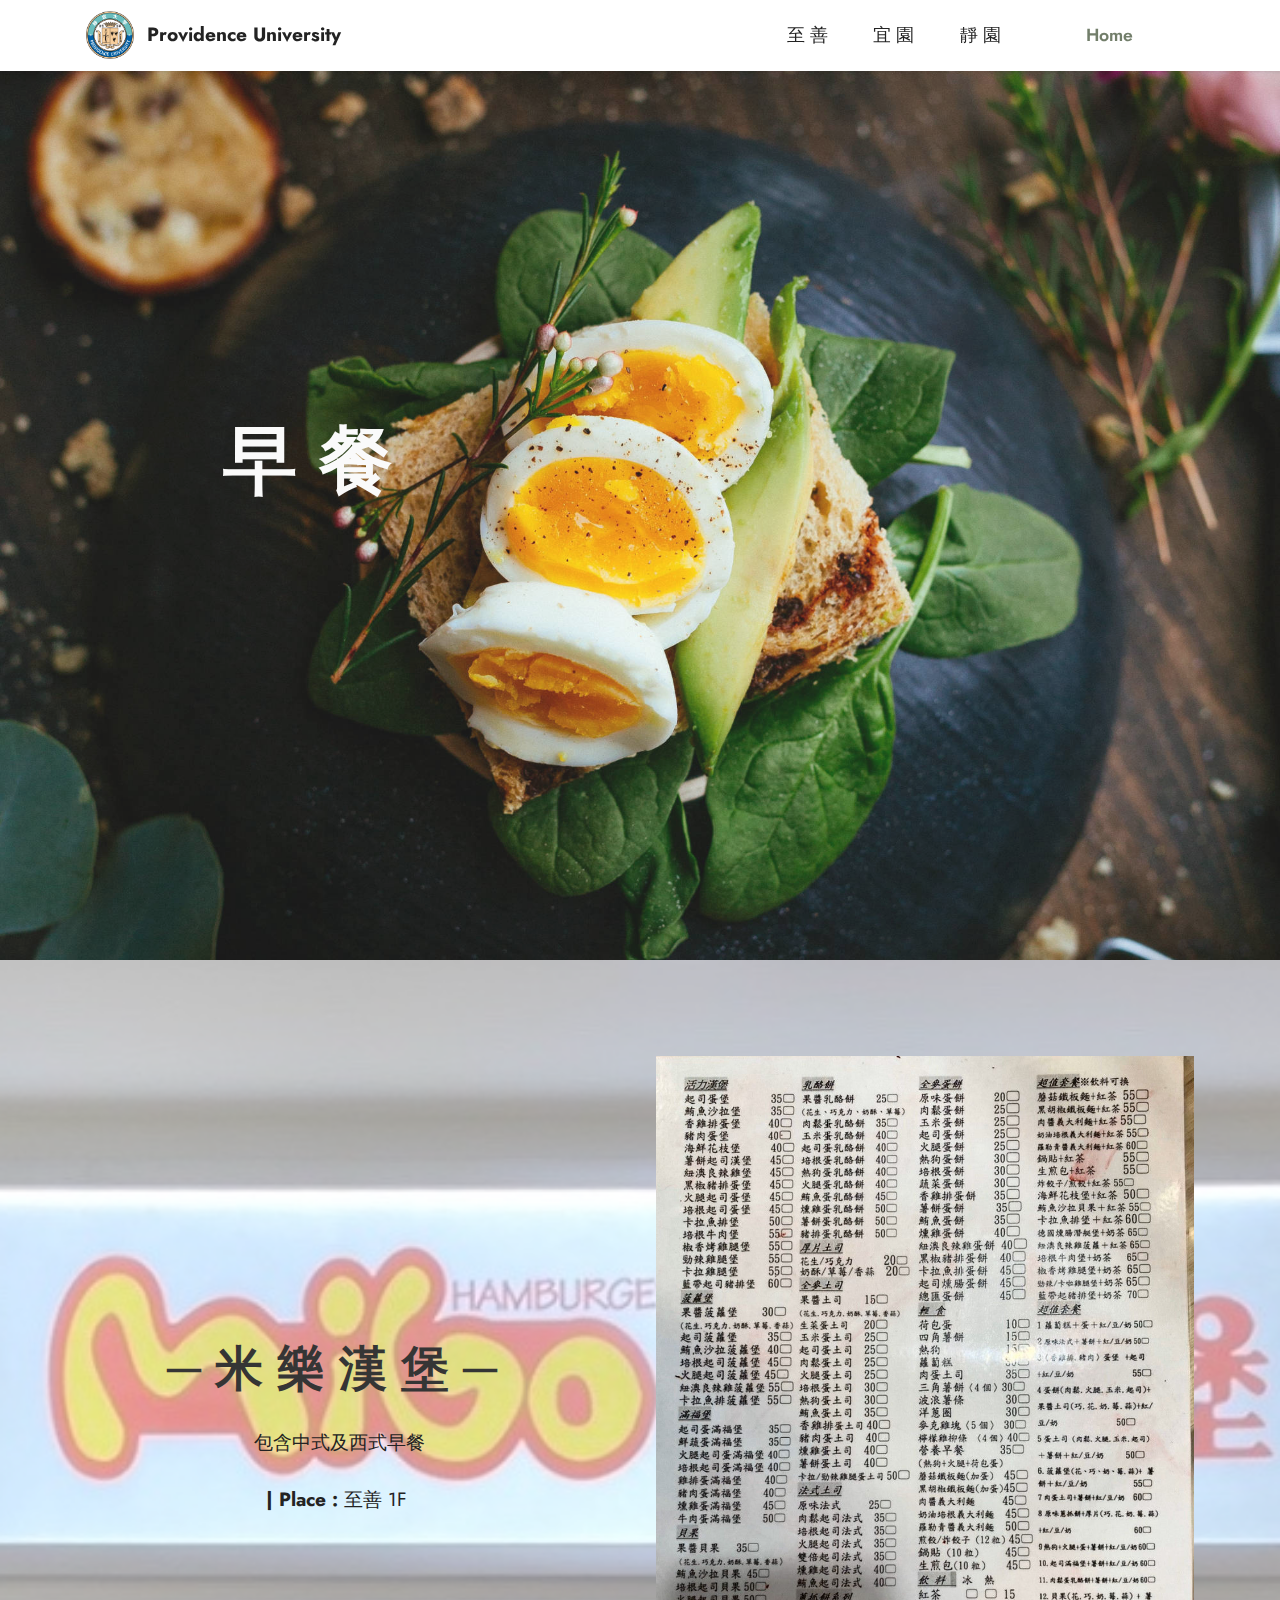
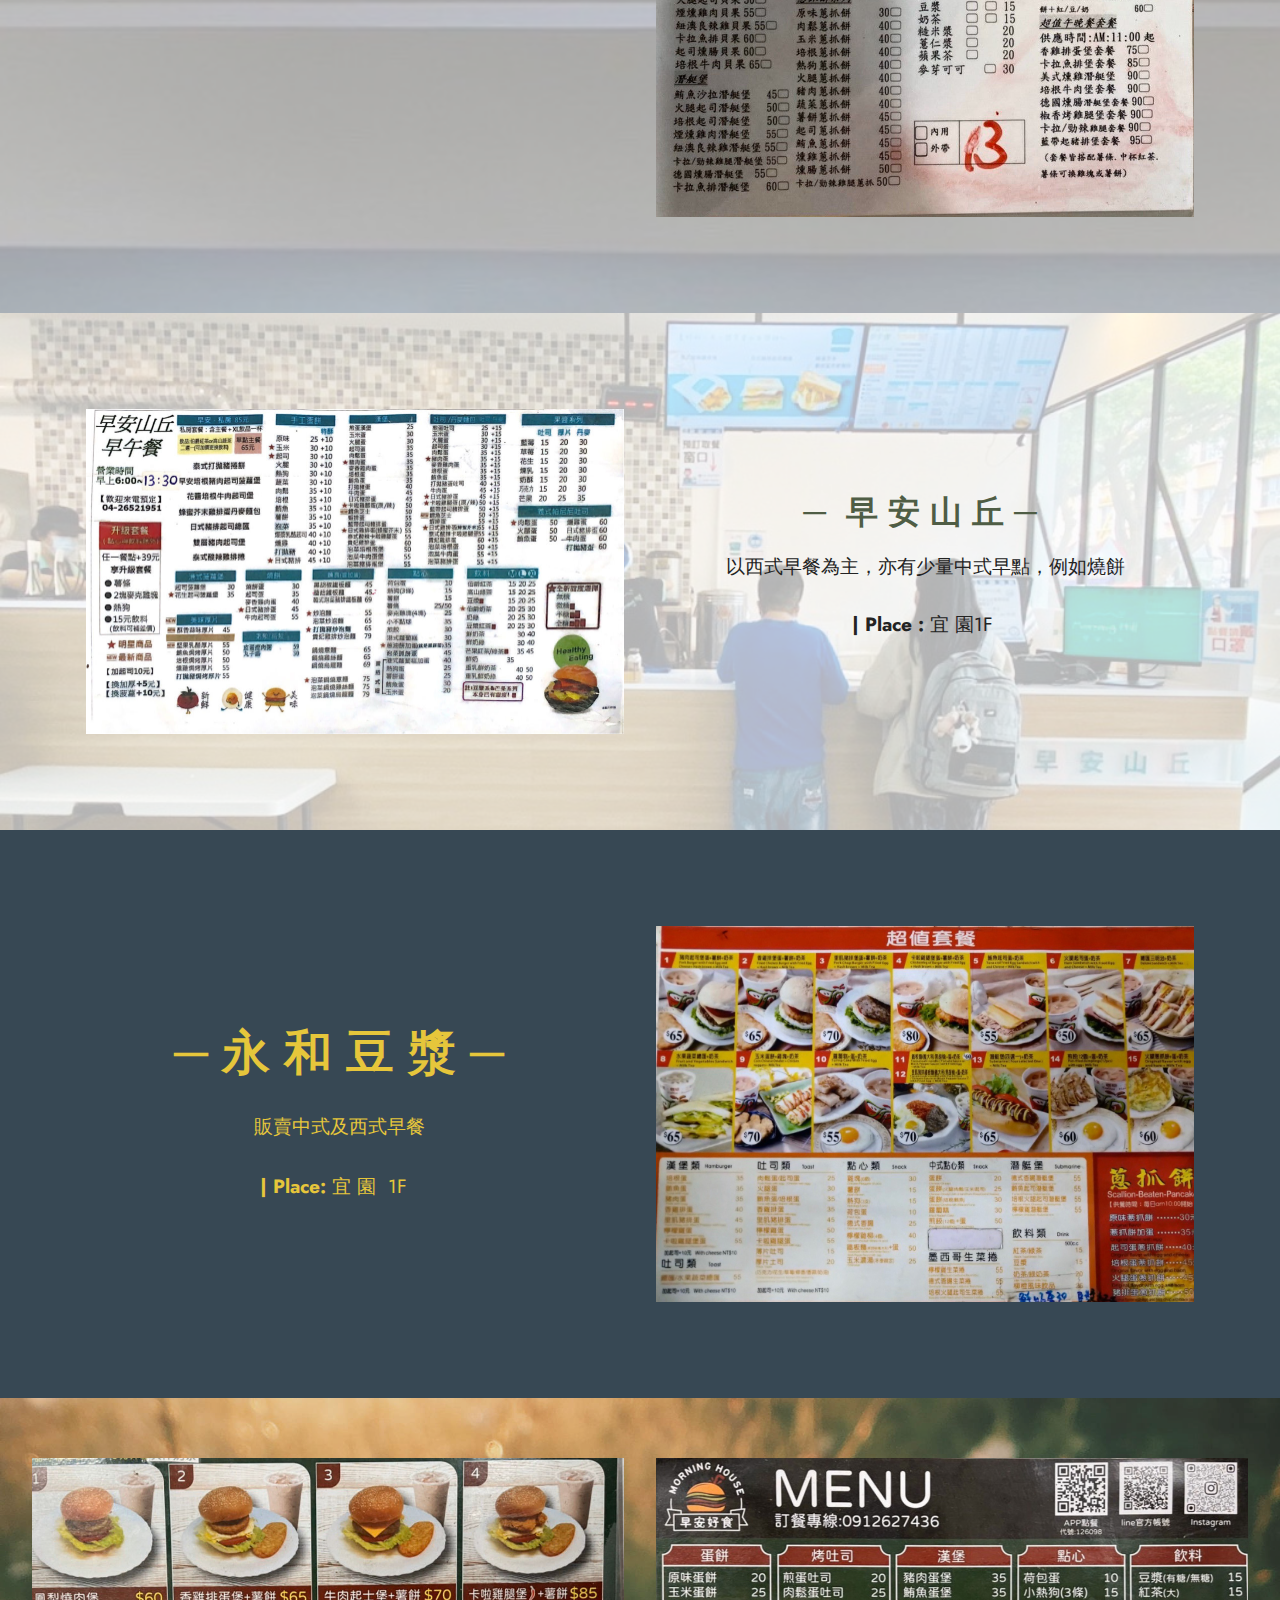
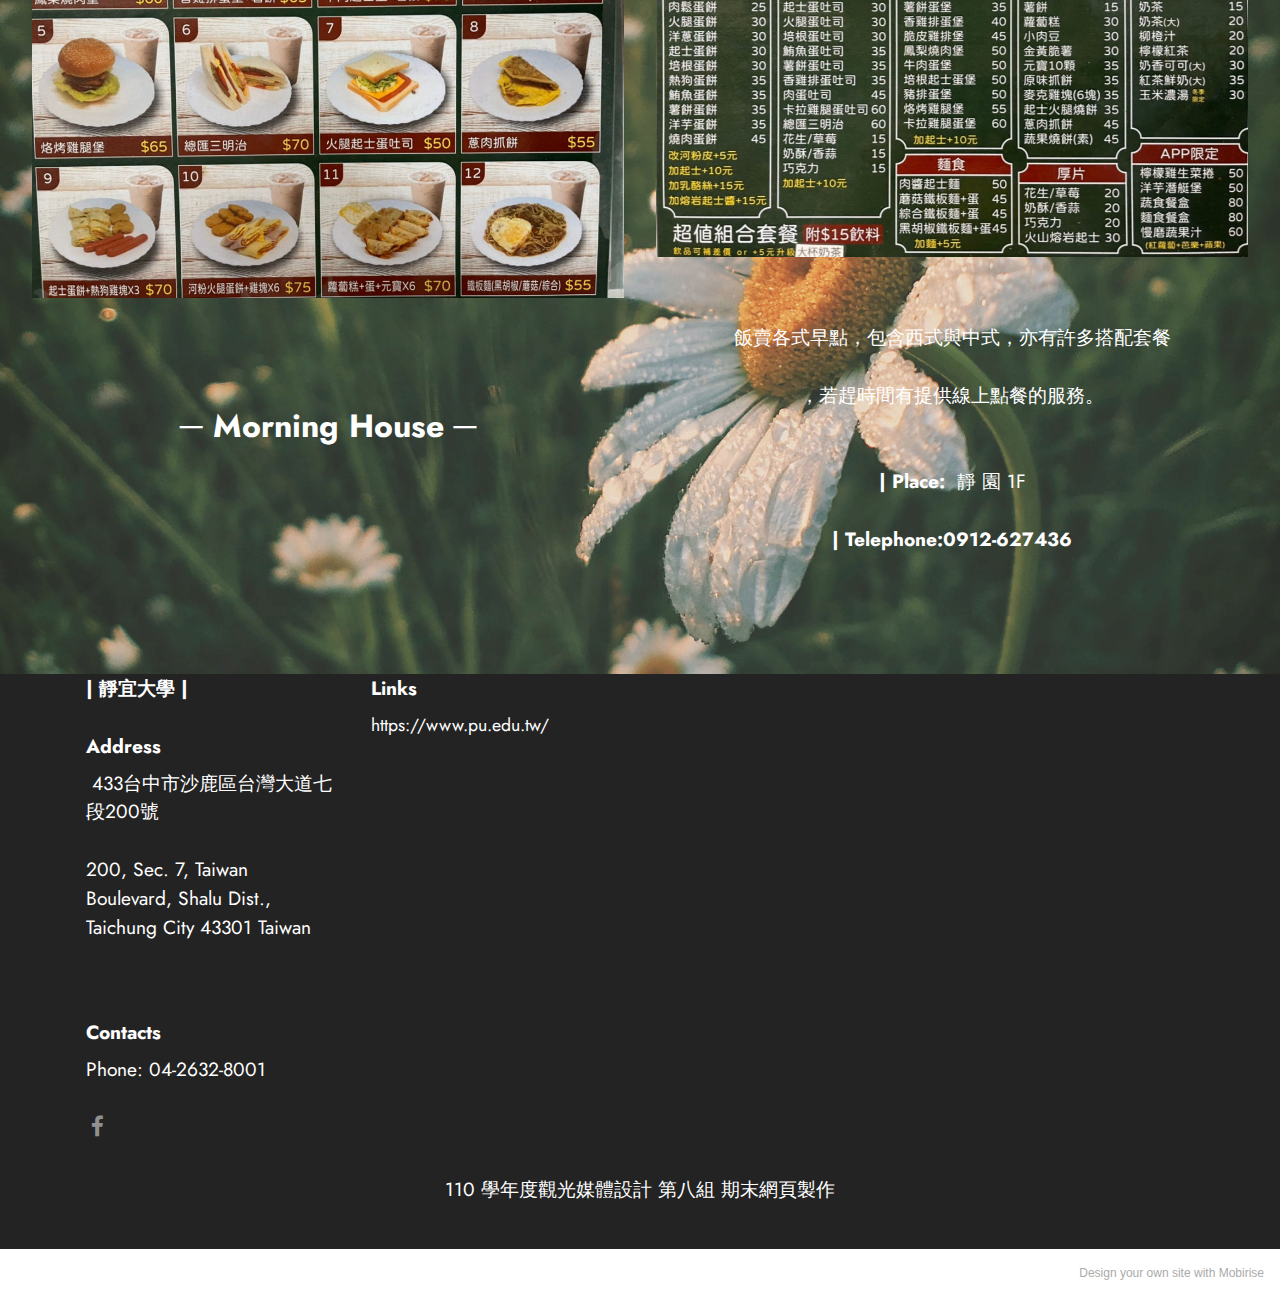
<file: page4.html>
<!DOCTYPE html>
<html  >
<head>
  <!-- Site made with Mobirise Website Builder v5.4.1, https://mobirise.com -->
  <meta charset="UTF-8">
  <meta http-equiv="X-UA-Compatible" content="IE=edge">
  <meta name="generator" content="Mobirise v5.4.1, mobirise.com">
  <meta name="viewport" content="width=device-width, initial-scale=1, minimum-scale=1">
  <link rel="shortcut icon" href="assets/images/pu-logo.png" type="image/x-icon">
  <meta name="description" content="">
  
  
  <title>早餐</title>
  <link rel="stylesheet" href="assets/web/assets/mobirise-icons2/mobirise2.css">
  <link rel="stylesheet" href="assets/bootstrap/css/bootstrap.min.css">
  <link rel="stylesheet" href="assets/bootstrap/css/bootstrap-grid.min.css">
  <link rel="stylesheet" href="assets/bootstrap/css/bootstrap-reboot.min.css">
  <link rel="stylesheet" href="assets/dropdown/css/style.css">
  <link rel="stylesheet" href="assets/socicon/css/styles.css">
  <link rel="stylesheet" href="assets/theme/css/style.css">
  <link rel="preload" href="https://fonts.googleapis.com/css?family=Jost:100,200,300,400,500,600,700,800,900,100i,200i,300i,400i,500i,600i,700i,800i,900i&display=swap" as="style" onload="this.onload=null;this.rel='stylesheet'">
  <noscript><link rel="stylesheet" href="https://fonts.googleapis.com/css?family=Jost:100,200,300,400,500,600,700,800,900,100i,200i,300i,400i,500i,600i,700i,800i,900i&display=swap"></noscript>
  <link rel="preload" as="style" href="assets/mobirise/css/mbr-additional.css"><link rel="stylesheet" href="assets/mobirise/css/mbr-additional.css" type="text/css">
  
  
  
  
</head>
<body>
  
  <section data-bs-version="5.1" class="menu menu1 cid-sSNJJcd6JN" once="menu" id="menu1-19">
    

    <nav class="navbar navbar-dropdown navbar-fixed-top navbar-expand-lg">
        <div class="container">
            <div class="navbar-brand">
                <span class="navbar-logo">
                    <a href="https://mobiri.se">
                        <img src="assets/images/pu-logo.png" alt="Mobirise" style="height: 3rem;">
                    </a>
                </span>
                <span class="navbar-caption-wrap"><a class="navbar-caption text-black display-7" href="https://mobiri.se">Providence University</a></span>
            </div>
            <button class="navbar-toggler" type="button" data-toggle="collapse" data-bs-toggle="collapse" data-target="#navbarSupportedContent" data-bs-target="#navbarSupportedContent" aria-controls="navbarNavAltMarkup" aria-expanded="false" aria-label="Toggle navigation">
                <div class="hamburger">
                    <span></span>
                    <span></span>
                    <span></span>
                    <span></span>
                </div>
            </button>
            <div class="collapse navbar-collapse" id="navbarSupportedContent">
                <ul class="navbar-nav nav-dropdown" data-app-modern-menu="true"><li class="nav-item"><a class="nav-link link text-black text-primary display-4" href="page1.html">至 善</a></li>
                    <li class="nav-item"><a class="nav-link link text-black text-primary display-4" href="page2.html">宜 園</a></li>
                    <li class="nav-item"><a class="nav-link link text-black text-primary display-4" href="page3.html">靜 園</a>
                    </li></ul>
                
                <div class="navbar-buttons mbr-section-btn"><a class="btn btn-success-outline display-4" href="index.html">Home</a></div>
            </div>
        </div>
    </nav>
</section>

<section data-bs-version="5.1" class="header1 cid-sTzZVGeJW5 mbr-fullscreen" id="header1-1c">

    

    <div class="mbr-overlay" style="opacity: 0.1; background-color: rgb(250, 250, 250);"></div>

    <div class="container">
        <div class="row">
            <div class="col-12 col-lg-5">
                <h1 class="mbr-section-title mbr-fonts-style mb-3 display-1"><strong>早 餐</strong><br><strong><br></strong></h1>
                
                
                
            </div>
        </div>
    </div>
</section>

<section data-bs-version="5.1" class="features18 cid-sTFmmsDZIT" id="features19-2g">

    

    <div class="mbr-overlay" style="opacity: 0.5; background-color: rgb(255, 255, 255);">
    </div>
    <div class="container">
        <div class="row justify-content-center">
            <div class="card col-12 col-lg">
                <div class="card-wrapper">
                    <h6 class="card-title mbr-fonts-style mb-4 display-2"><strong>─ 米 樂 漢 堡 ─&nbsp;</strong></h6>
                    <p class="mbr-text mbr-fonts-style display-7">包含中式及西式早餐<br><br><strong>| Place :</strong> 至善 1F&nbsp;<br></p>
                    
                </div>
            </div>
            <div class="col-12 col-lg-6">
                <div class="image-wrapper">
                    <img src="assets/images/line-album-202216-220106-1-946x1338.jpg" alt="Mobirise">
                </div>
            </div>
        </div>
    </div>
</section>

<section data-bs-version="5.1" class="image1 cid-sTFmYgqxmF" id="image1-2h">
    

    <div class="mbr-overlay" style="opacity: 0.7; background-color: rgb(255, 255, 255);">
    </div>

    <div class="container">
        <div class="row align-items-center">
            <div class="col-12 col-lg-6">
                <div class="image-wrapper">
                    <img src="assets/images/line-album-202216-220106-1076x651.jpg" alt="Mobirise">
                    
                </div>
            </div>
            <div class="col-12 col-lg">
                <div class="text-wrapper">
                    <h3 class="mbr-section-title mbr-fonts-style mb-3 display-5"><strong>─&nbsp; 早 安 山 丘 ─&nbsp;</strong></h3>
                    <p class="mbr-text mbr-fonts-style display-7">以西式早餐為主，亦有少量中式早點，例如燒餅<br><br><strong>| Place :&nbsp;</strong>宜 園1F&nbsp;<br></p>
                </div>
            </div>
        </div>
    </div>
</section>

<section data-bs-version="5.1" class="features11 cid-sTA93RXu8M" id="features12-1w">

    
    
    <div class="container">
        <div class="row align-items-center">
            <div class="col-12 col-lg">
                <div class="card-wrapper">
                    <div class="card-box">
                        <h4 class="card-title mbr-fonts-style mb-4 display-2"><strong>─ 永 和 豆 漿 ─</strong></h4>
                        <p class="mbr-text mbr-fonts-style mb-4 display-7">販賣中式及西式早餐</p>
                        <div class="mbr-text mbr-fonts-style counter-container display-7"><strong>| Place:&nbsp;</strong>宜 園&nbsp; 1F&nbsp;&nbsp;</div>
                        
                    </div>
                </div>
            </div>
            <div class="col-12 col-lg-6 md-pb">
                <div class="image-wrapper">
                    <img src="assets/images/line-album-211228.jpg" alt="Mobirise">
                </div>
            </div>
        </div>
    </div>
</section>

<section data-bs-version="5.1" class="image5 cid-sTA0E3Ix5h" id="image5-1e">
    
    <div class="mbr-overlay" style="opacity: 0.2; background-color: rgb(206, 201, 186);">
    </div>
    <div class="container-fluid">
        <div class="row">
            <div class="col-12 col-md-12">
                <div class="row">
                    <div class="col-12 col-lg-6">
                        <div class="img-item mb-3">
                            <img src="assets/images/line-album-202216-220106-3-1087x808.jpg" alt="">
                            <p class="mbr-fonts-style align-center mt-2 display-5"><strong><br></strong><br>─&nbsp;<strong>Morning House&nbsp;</strong>─<strong><br></strong></p>
                        </div>
                    </div>
                    <div class="col-12 col-lg">
                        <div class="img-item mb-3">
                            <img src="assets/images/line-album-202216-220106-2-1087x814.jpeg" alt="">
                            <p class="mbr-fonts-style align-center mt-2 display-7"><br><br>飯賣各式早點，包含西式與中式，亦有許多搭配套餐<br><br>，若趕時間有提供線上點餐的服務。<br><strong><br></strong><br><strong>| Place:&nbsp;&nbsp;</strong>靜 園 1F<br>&nbsp;<br><strong>| Telephone:0912-627436</strong><br><br></p>
                        </div>
                    </div>
                </div>
            </div>
        </div>
    </div>
</section>

<section data-bs-version="5.1" class="footer6 cid-sST6Z5tmsC" once="footers" id="footer6-1a">

    

    

    <div class="container">
        <div class="row content mbr-white">
            <div class="col-12 col-md-3 mbr-fonts-style display-7">
                <h5 class="mbr-section-subtitle mbr-fonts-style mb-2 display-7">
                    <strong>| 靜宜大學 |<br></strong><br><strong>Address</strong>
                </h5>
                <p class="mbr-text mbr-fonts-style display-7">&nbsp;433台中市沙鹿區台灣大道七段200號<br><br>200, Sec. 7, Taiwan Boulevard, Shalu Dist., Taichung City 43301 Taiwan<br></p> <br>
                <h5 class="mbr-section-subtitle mbr-fonts-style mb-2 mt-4 display-7">
                    <strong>Contacts</strong>
                </h5>
                <p class="mbr-text mbr-fonts-style mb-4 display-7">Phone: 04-2632-8001<br></p>
            </div>
            <div class="col-12 col-md-3 mbr-fonts-style display-7">
                <h5 class="mbr-section-subtitle mbr-fonts-style mb-2 display-7">
                    <strong>Links</strong>
                </h5>
                <ul class="list mbr-fonts-style mb-4 display-4">
                    <li class="mbr-text item-wrap">https://www.pu.edu.tw/</li>
                </ul>
                <h5 class="mbr-section-subtitle mbr-fonts-style mb-2 mt-5 display-7"></h5>
                <p class="mbr-text mbr-fonts-style mb-4 display-7"></p>
            </div>
            <div class="col-12 col-md-6">
                <div class="google-map"><iframe frameborder="0" style="border:0" src="https://uploads.knightlab.com/storymapjs/570f10f4f44b1f1d933b580d625edc86/xue-can/index.html" allowfullscreen=""></iframe></div>
            </div>
            <div class="col-md-6">
                <div class="social-list align-left">
                    <div class="soc-item">
                        <a href="https://www.facebook.com/PU.ProvidenceUniversity/" target="_blank">
                            <span class="mbr-iconfont mbr-iconfont-social socicon-facebook socicon"></span>
                        </a>
                    </div>
                    
                    
                    
                    
                    
                </div>
            </div>
        </div>
        <div class="footer-lower">
            <div class="media-container-row">
                <div class="col-sm-12">
                    <hr>
                </div>
            </div>
            <div class="col-sm-12 copyright pl-0">
                <p class="mbr-text mbr-fonts-style mbr-white display-7">110 學年度觀光媒體設計 第八組 期末網頁製作</p>
            </div>
        </div>
    </div>
</section><section style="background-color: #fff; font-family: -apple-system, BlinkMacSystemFont, 'Segoe UI', 'Roboto', 'Helvetica Neue', Arial, sans-serif; color:#aaa; font-size:12px; padding: 0; align-items: center; display: flex;"><a href="https://mobirise.site/m" style="flex: 1 1; height: 3rem; padding-left: 1rem;"></a><p style="flex: 0 0 auto; margin:0; padding-right:1rem;">Design your own <a href="https://mobirise.site/y" style="color:#aaa;">site</a> with Mobirise</p></section><script src="assets/bootstrap/js/bootstrap.bundle.min.js"></script>  <script src="assets/smoothscroll/smooth-scroll.js"></script>  <script src="assets/ytplayer/index.js"></script>  <script src="assets/dropdown/js/navbar-dropdown.js"></script>  <script src="assets/theme/js/script.js"></script>  
  
  
</body>
</html>
</file>
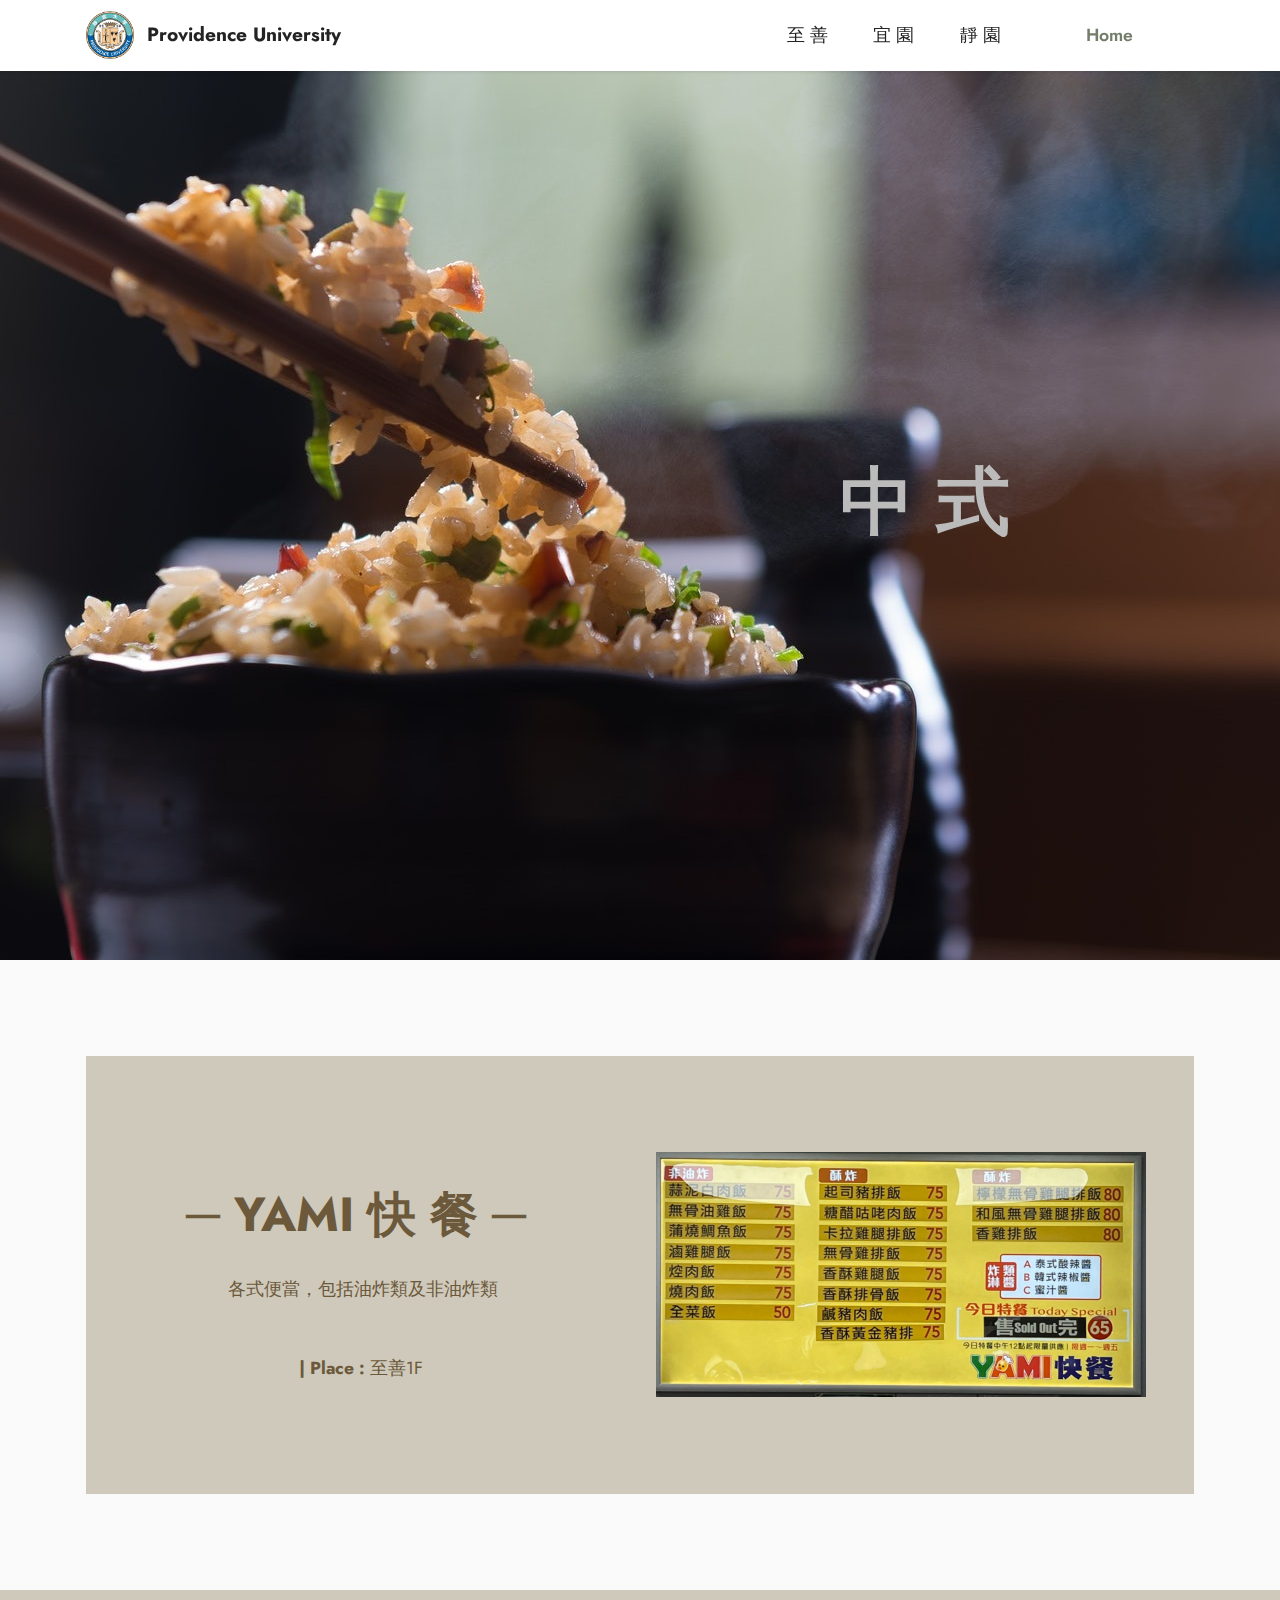
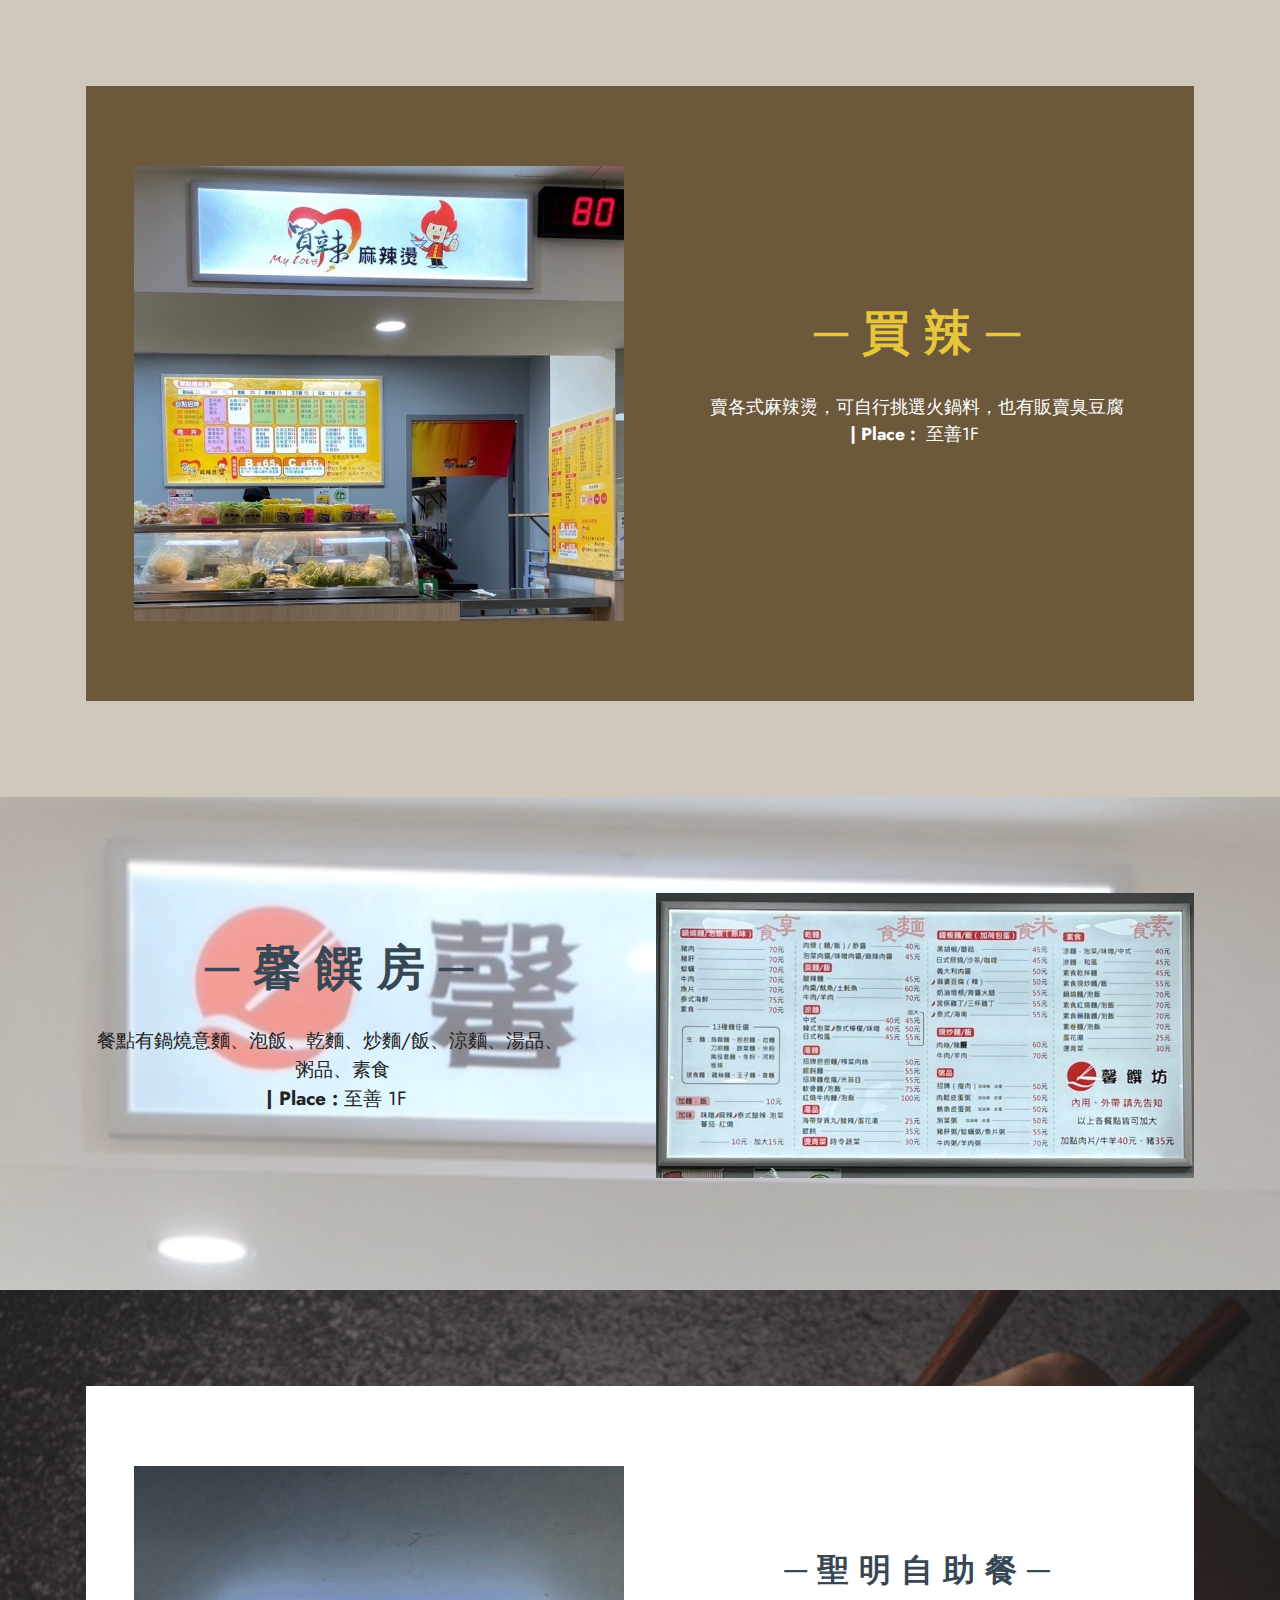
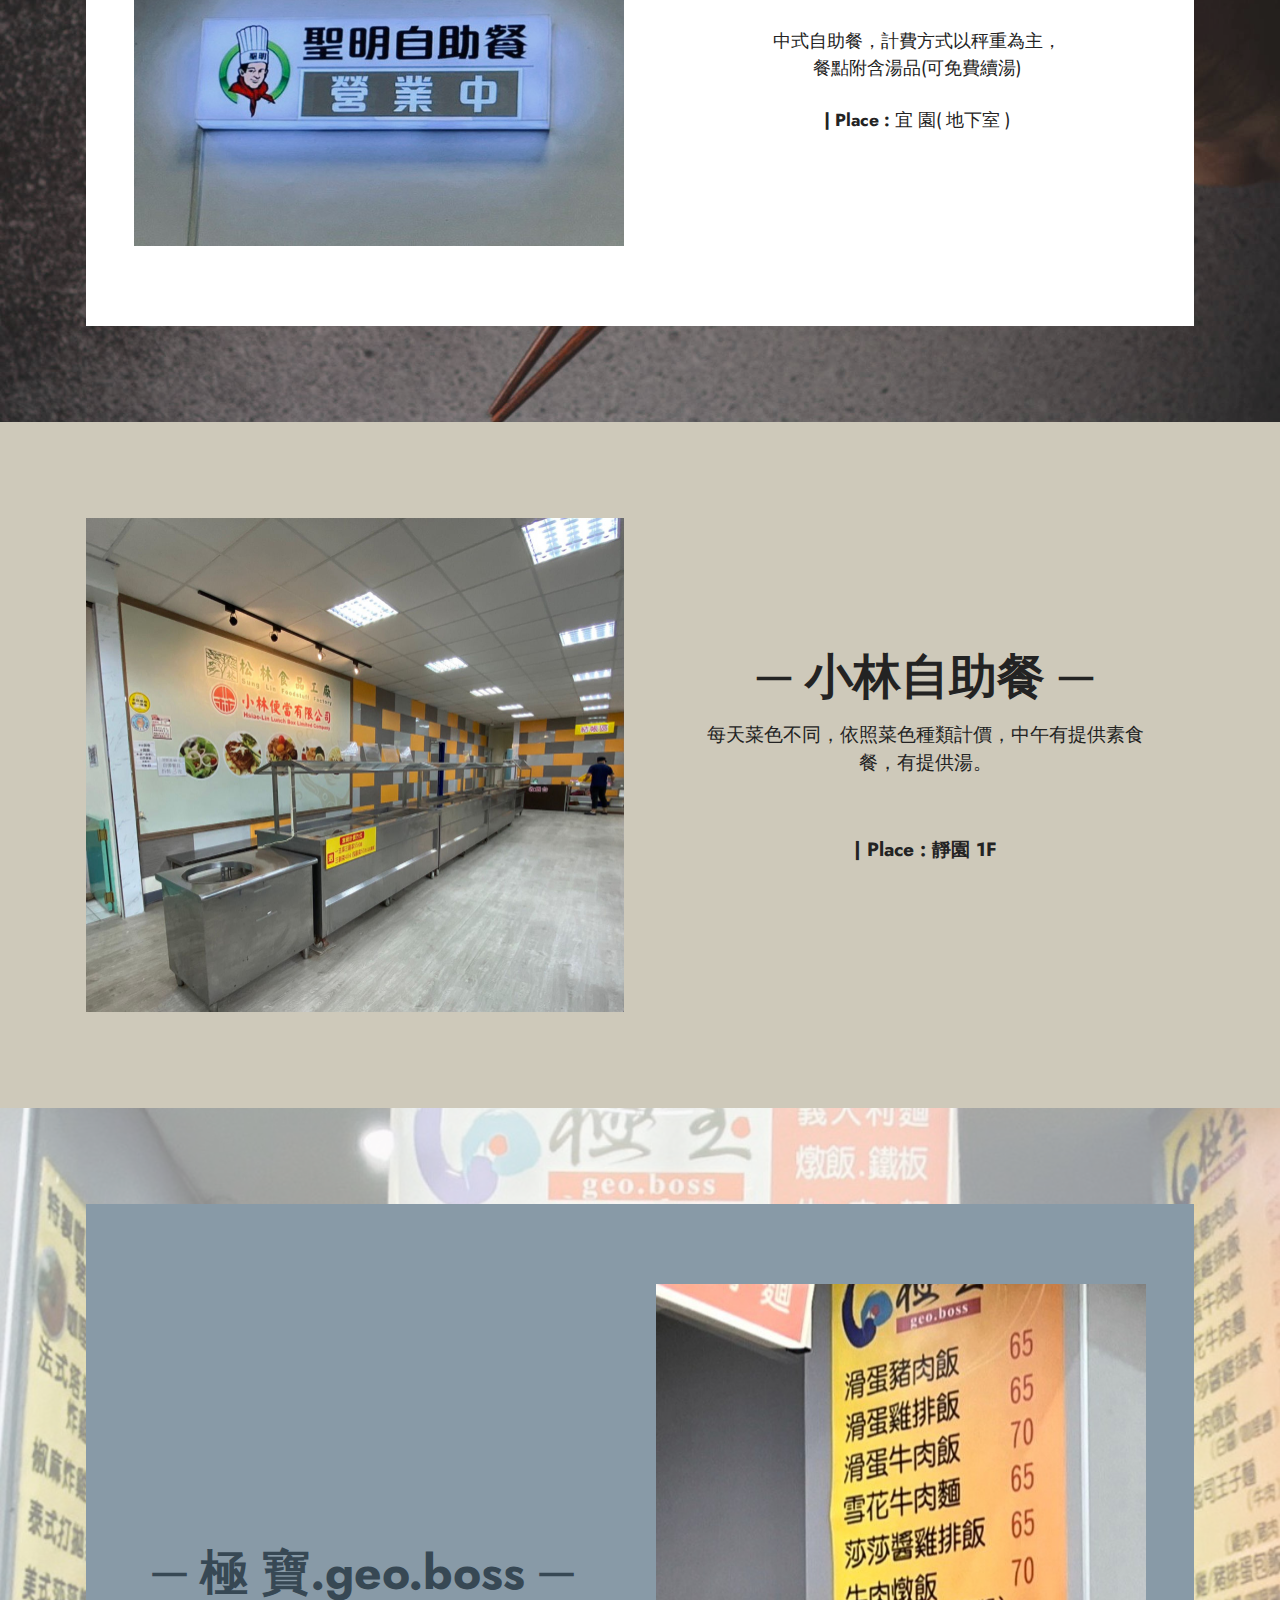
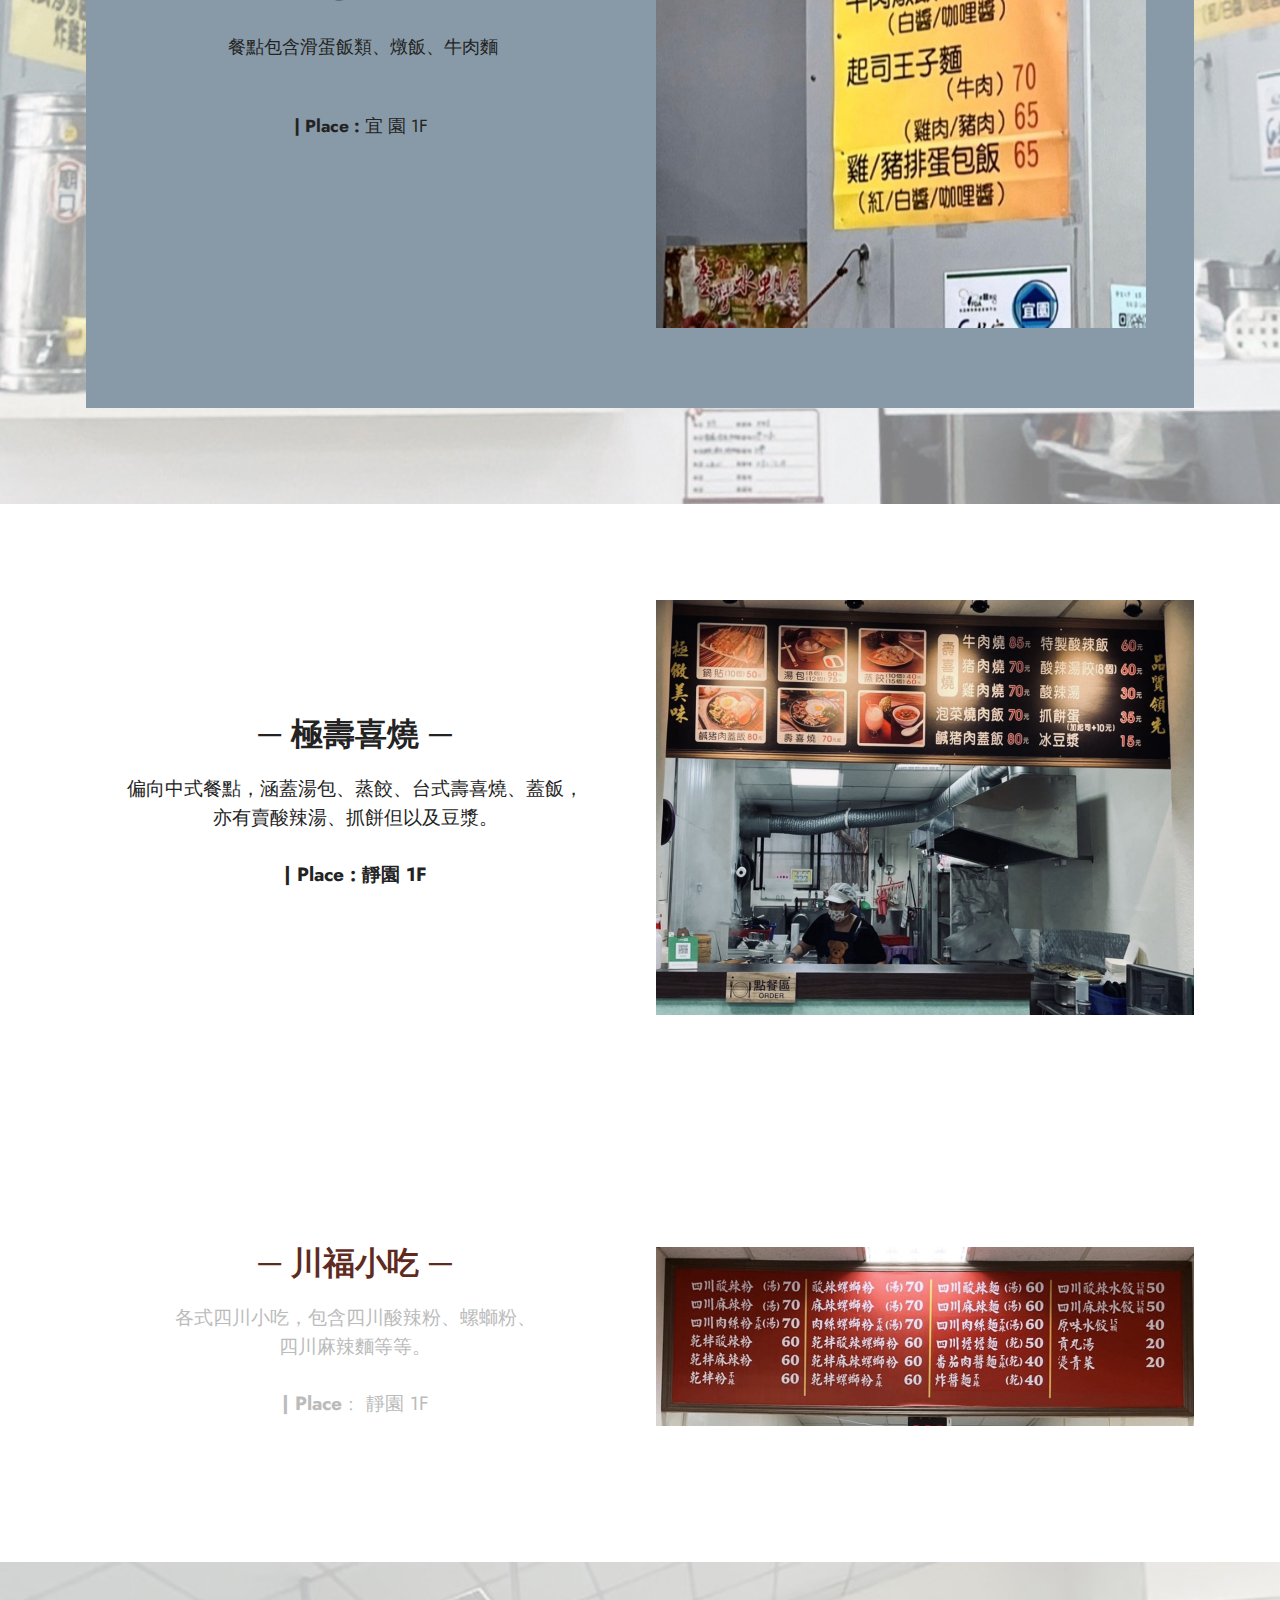
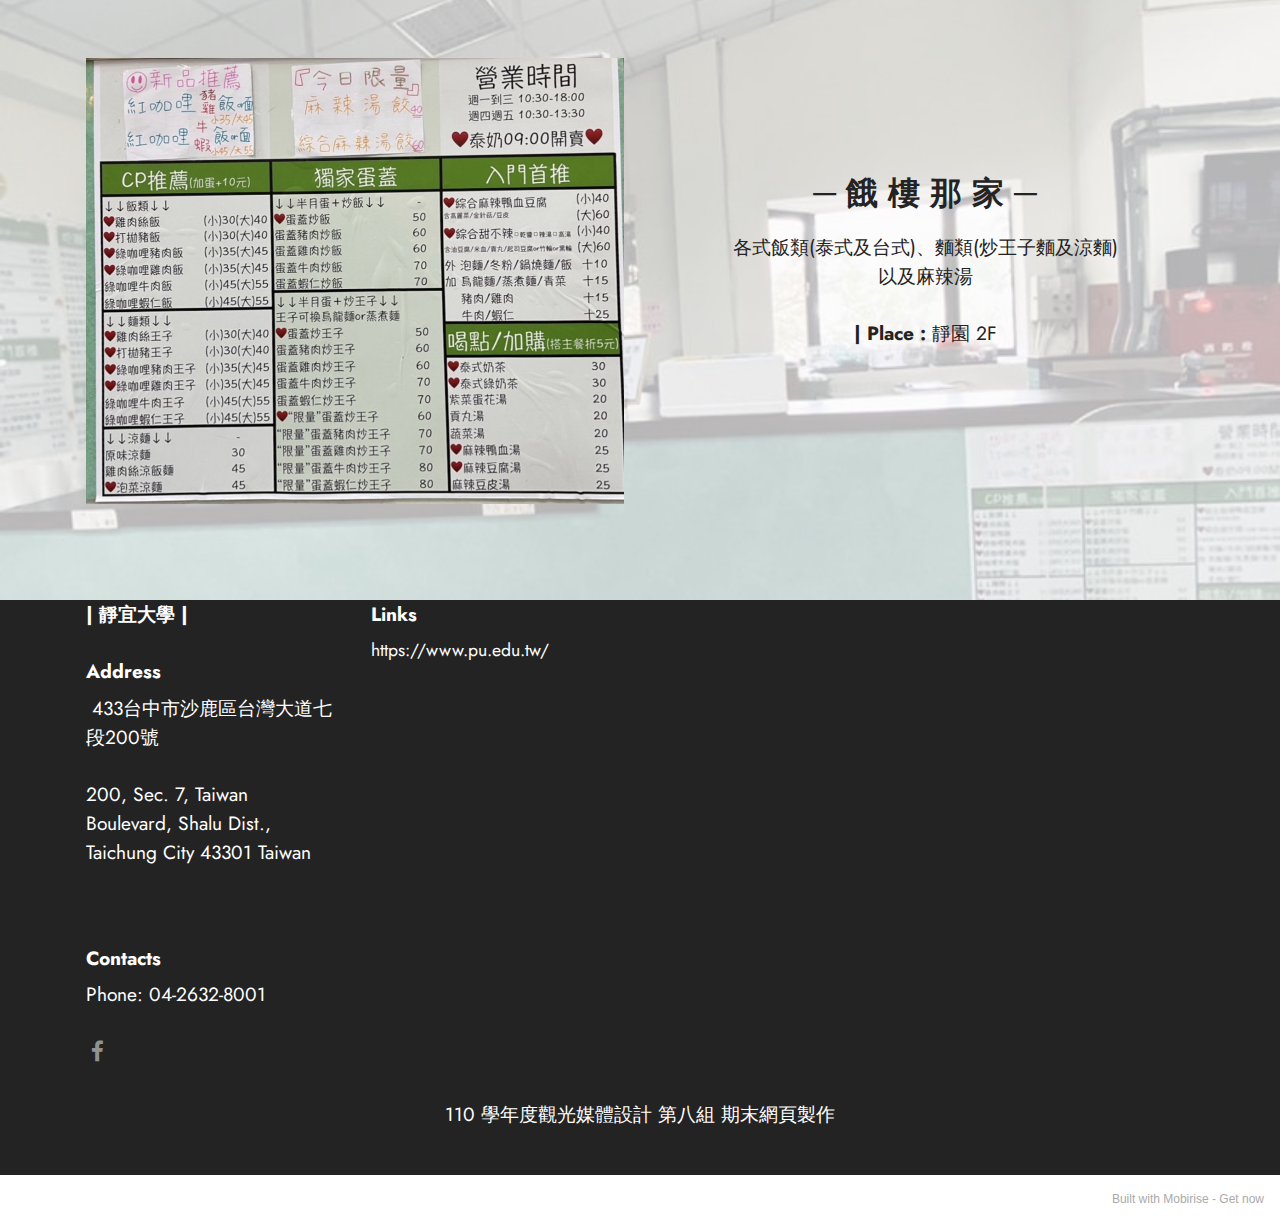
<file: page5.html>
<!DOCTYPE html>
<html  >
<head>
  <!-- Site made with Mobirise Website Builder v5.4.1, https://mobirise.com -->
  <meta charset="UTF-8">
  <meta http-equiv="X-UA-Compatible" content="IE=edge">
  <meta name="generator" content="Mobirise v5.4.1, mobirise.com">
  <meta name="viewport" content="width=device-width, initial-scale=1, minimum-scale=1">
  <link rel="shortcut icon" href="assets/images/pu-logo.png" type="image/x-icon">
  <meta name="description" content="">
  
  
  <title>中式</title>
  <link rel="stylesheet" href="assets/web/assets/mobirise-icons2/mobirise2.css">
  <link rel="stylesheet" href="assets/bootstrap/css/bootstrap.min.css">
  <link rel="stylesheet" href="assets/bootstrap/css/bootstrap-grid.min.css">
  <link rel="stylesheet" href="assets/bootstrap/css/bootstrap-reboot.min.css">
  <link rel="stylesheet" href="assets/parallax/jarallax.css">
  <link rel="stylesheet" href="assets/dropdown/css/style.css">
  <link rel="stylesheet" href="assets/socicon/css/styles.css">
  <link rel="stylesheet" href="assets/theme/css/style.css">
  <link rel="preload" href="https://fonts.googleapis.com/css?family=Jost:100,200,300,400,500,600,700,800,900,100i,200i,300i,400i,500i,600i,700i,800i,900i&display=swap" as="style" onload="this.onload=null;this.rel='stylesheet'">
  <noscript><link rel="stylesheet" href="https://fonts.googleapis.com/css?family=Jost:100,200,300,400,500,600,700,800,900,100i,200i,300i,400i,500i,600i,700i,800i,900i&display=swap"></noscript>
  <link rel="preload" as="style" href="assets/mobirise/css/mbr-additional.css"><link rel="stylesheet" href="assets/mobirise/css/mbr-additional.css" type="text/css">
  
  
  
  
</head>
<body>
  
  <section data-bs-version="5.1" class="menu menu1 cid-sSNJJcd6JN" once="menu" id="menu1-1f">
    

    <nav class="navbar navbar-dropdown navbar-fixed-top navbar-expand-lg">
        <div class="container">
            <div class="navbar-brand">
                <span class="navbar-logo">
                    <a href="https://mobiri.se">
                        <img src="assets/images/pu-logo.png" alt="Mobirise" style="height: 3rem;">
                    </a>
                </span>
                <span class="navbar-caption-wrap"><a class="navbar-caption text-black display-7" href="https://mobiri.se">Providence University</a></span>
            </div>
            <button class="navbar-toggler" type="button" data-toggle="collapse" data-bs-toggle="collapse" data-target="#navbarSupportedContent" data-bs-target="#navbarSupportedContent" aria-controls="navbarNavAltMarkup" aria-expanded="false" aria-label="Toggle navigation">
                <div class="hamburger">
                    <span></span>
                    <span></span>
                    <span></span>
                    <span></span>
                </div>
            </button>
            <div class="collapse navbar-collapse" id="navbarSupportedContent">
                <ul class="navbar-nav nav-dropdown" data-app-modern-menu="true"><li class="nav-item"><a class="nav-link link text-black text-primary display-4" href="page1.html">至 善</a></li>
                    <li class="nav-item"><a class="nav-link link text-black text-primary display-4" href="page2.html">宜 園</a></li>
                    <li class="nav-item"><a class="nav-link link text-black text-primary display-4" href="page3.html">靜 園</a>
                    </li></ul>
                
                <div class="navbar-buttons mbr-section-btn"><a class="btn btn-success-outline display-4" href="index.html">Home</a></div>
            </div>
        </div>
    </nav>
</section>

<section data-bs-version="5.1" class="header3 cid-sTA6oMxl57 mbr-fullscreen" id="header3-1o">

    

    <div class="mbr-overlay" style="opacity: 0; background-color: rgb(255, 255, 255);"></div>

    <div class="align-center container">
        <div class="row justify-content-end">
            <div class="col-12 col-lg-6">
                <h1 class="mbr-section-title mbr-fonts-style mb-3 display-1"><strong>中 式</strong></h1>
                
                
                
            </div>
        </div>
    </div>
</section>

<section data-bs-version="5.1" class="features15 cid-sTFn6NnssH" id="features16-2i">

    

    
    <div class="container">
        <div class="content-wrapper">
            <div class="row align-items-center">
                <div class="col-12 col-lg">
                    <div class="text-wrapper">
                        <h6 class="card-title mbr-fonts-style display-2"><strong><br></strong><strong>─ YAMI 快 餐 ─&nbsp;</strong></h6>
                        <p class="mbr-text mbr-fonts-style mb-4 display-4"><br>各式便當，包括油炸類及非油炸類<br><strong><br></strong><br><strong>| Place : </strong> 至善1F&nbsp;<br></p>
                        
                    </div>
                </div>
                <div class="col-12 col-lg-6">
                    <div class="image-wrapper">
                        <img src="assets/images/line-album-202216-220106-980x490.jpg" alt="Mobirise">
                    </div>
                </div>
            </div>
        </div>
    </div>
</section>

<section data-bs-version="5.1" class="features16 cid-sTA6gqhqvr" id="features17-1i">
    

    
    <div class="container">
        <div class="content-wrapper">
            <div class="row align-items-center">
                <div class="col-12 col-lg-6">
                    <div class="image-wrapper">
                        <img src="assets/images/2002d7b3-ebb5-4d08-a0a1-a74b35b981de.jpeg" alt="Mobirise">
                    </div>
                </div>
                <div class="col-12 col-lg">
                    <div class="text-wrapper">
                        <h6 class="card-title mbr-fonts-style display-2"><strong>─ 買 辣 ─</strong></h6>
                        <p class="mbr-text mbr-fonts-style mb-4 display-4"><br>賣各式麻辣燙，可自行挑選火鍋料，也有販賣臭豆腐<br><strong>| Place :&nbsp;&nbsp;</strong>至善1F&nbsp;</p>
                        
                    </div>
                </div>
            </div>
        </div>
    </div>
</section>

<section data-bs-version="5.1" class="features18 cid-sTA9xw7YQV" id="features19-1y">

    

    <div class="mbr-overlay" style="opacity: 0.5; background-color: rgb(255, 255, 255);">
    </div>
    <div class="container">
        <div class="row justify-content-center">
            <div class="card col-12 col-lg">
                <div class="card-wrapper">
                    <h6 class="card-title mbr-fonts-style mb-4 display-2"><strong>─ 馨 饌 房 ─</strong></h6>
                    <p class="mbr-text mbr-fonts-style display-7">餐點有鍋燒意麵、泡飯、乾麵、炒麵/飯、涼麵、湯品、&nbsp; &nbsp; &nbsp;粥品、素食<br><strong>| Place :</strong> 至善 1F&nbsp;<br></p>
                    
                </div>
            </div>
            <div class="col-12 col-lg-6">
                <div class="image-wrapper">
                    <img src="assets/images/db26d05f-c6b8-4171-a37e-e256cc991997.jpg" alt="Mobirise">
                </div>
            </div>
        </div>
    </div>
</section>

<section data-bs-version="5.1" class="features16 cid-sTA6icklN8" id="features17-1k">
    

    <div class="mbr-overlay" style="opacity: 0.1; background-color: rgb(255, 255, 255);">
    </div>
    <div class="container">
        <div class="content-wrapper">
            <div class="row align-items-center">
                <div class="col-12 col-lg-6">
                    <div class="image-wrapper">
                        <img src="assets/images/line-album-211234.jpg" alt="Mobirise">
                    </div>
                </div>
                <div class="col-12 col-lg">
                    <div class="text-wrapper">
                        <h6 class="card-title mbr-fonts-style display-5"><strong>─ 聖 明 自 助 餐 ─</strong></h6>
                        <p class="mbr-text mbr-fonts-style mb-4 display-4"><br>中式自助餐，計費方式以秤重為主，<br>餐點附含湯品(可免費續湯)<br><br><strong>| Place :</strong> 宜 園( 地下室 )<br></p>
                        
                    </div>
                </div>
            </div>
        </div>
    </div>
</section>

<section data-bs-version="5.1" class="header11 cid-sTA6jnlN0W" id="header11-1l">

    

    

    <div class="container">
        <div class="row justify-content-center">
            <div class="col-12 col-md-6 image-wrapper">
                <img class="w-100" src="assets/images/line-album-220105-1076x989.jpg" alt="Mobirise">
            </div>
            <div class="col-12 col-md">
                <div class="text-wrapper text-center">
                    <h1 class="mbr-section-title mbr-fonts-style mb-3 display-2"><strong>─ 小林自助餐 ─</strong></h1>
                    <p class="mbr-text mbr-fonts-style display-7">每天菜色不同，依照菜色種類計價，中午有提供素食餐，有提供湯。<br><strong><br></strong><br><strong>| Place : 靜園 1F</strong></p>
                    
                </div>
            </div>
        </div>
    </div>
</section>

<section data-bs-version="5.1" class="features15 cid-sTA6hrGfxd" id="features16-1j">

    

    <div class="mbr-overlay" style="opacity: 0.5; background-color: rgb(255, 255, 255);">
    </div>
    <div class="container">
        <div class="content-wrapper">
            <div class="row align-items-center">
                <div class="col-12 col-lg">
                    <div class="text-wrapper">
                        <h6 class="card-title mbr-fonts-style display-2"><strong><br></strong><br><strong>─ 極 寶.geo.boss ─</strong></h6>
                        <p class="mbr-text mbr-fonts-style mb-4 display-4"><br>餐點包含滑蛋飯類、燉飯、牛肉麵<br><br><br><strong>| Place : </strong>宜 園 1F&nbsp;<br></p>
                        
                    </div>
                </div>
                <div class="col-12 col-lg-6">
                    <div class="image-wrapper">
                        <img src="assets/images/line-album-211228.jpeg" alt="Mobirise">
                    </div>
                </div>
            </div>
        </div>
    </div>
</section>

<section data-bs-version="5.1" class="image2 cid-sTA6ksAoYQ" id="image2-1m">
    

    

    <div class="container">
        <div class="row align-items-center">
            <div class="col-12 col-lg-6">
                <div class="image-wrapper">
                    <img src="assets/images/5036a97b-5190-4d34-a606-381f575fe678-1076x830.jpg" alt="Mobirise">
                    
                </div>
            </div>
            <div class="col-12 col-lg">
                <div class="text-wrapper">
                    <h3 class="mbr-section-title mbr-fonts-style mb-3 display-5"><strong>─ 極壽喜燒 ─</strong></h3>
                    <p class="mbr-text mbr-fonts-style display-7">偏向中式餐點，涵蓋湯包、蒸餃、台式壽喜燒、蓋飯，亦有賣酸辣湯、抓餅但以及豆漿。<br><strong><br>| Place : 靜園 1F</strong></p>
                </div>
            </div>
        </div>
    </div>
</section>

<section data-bs-version="5.1" class="image2 cid-sTBCEffdDv mbr-parallax-background" id="image2-23">
    

    <div class="mbr-overlay" style="opacity: 0.3; background-color: rgb(255, 255, 255);">
    </div>

    <div class="container">
        <div class="row align-items-center">
            <div class="col-12 col-lg-6">
                <div class="image-wrapper">
                    <img src="assets/images/s-39223310-1076x357.jpg" alt="Mobirise">
                    
                </div>
            </div>
            <div class="col-12 col-lg">
                <div class="text-wrapper">
                    <h3 class="mbr-section-title mbr-fonts-style mb-3 display-5"><strong>─ 川福小吃 ─</strong></h3>
                    <p class="mbr-text mbr-fonts-style display-7">各式四川小吃，包含四川酸辣粉、螺螄粉、<br>四川麻辣麵等等。<br><br><strong>| Place </strong>:&nbsp; 靜園 1F<br></p>
                </div>
            </div>
        </div>
    </div>
</section>

<section data-bs-version="5.1" class="image1 cid-sTA6ld0YMw" id="image1-1n">
    

    <div class="mbr-overlay" style="opacity: 0.7; background-color: rgb(255, 255, 255);">
    </div>

    <div class="container">
        <div class="row align-items-center">
            <div class="col-12 col-lg-6">
                <div class="image-wrapper">
                    <img src="assets/images/27a2f564-a16e-4b82-9758-358f7542625a-1076x891.jpg" alt="Mobirise">
                    
                </div>
            </div>
            <div class="col-12 col-lg">
                <div class="text-wrapper">
                    <h3 class="mbr-section-title mbr-fonts-style mb-3 display-5"><strong>─ 餓 樓 那 家 ─</strong></h3>
                    <p class="mbr-text mbr-fonts-style display-7">各式飯類(泰式及台式)、麵類(炒王子麵及涼麵)<br>以及麻辣湯<br><br><strong>| Place :&nbsp;</strong>靜園 2F<br><br></p>
                </div>
            </div>
        </div>
    </div>
</section>

<section data-bs-version="5.1" class="footer6 cid-sST6Z5tmsC" once="footers" id="footer6-1g">

    

    

    <div class="container">
        <div class="row content mbr-white">
            <div class="col-12 col-md-3 mbr-fonts-style display-7">
                <h5 class="mbr-section-subtitle mbr-fonts-style mb-2 display-7">
                    <strong>| 靜宜大學 |<br></strong><br><strong>Address</strong>
                </h5>
                <p class="mbr-text mbr-fonts-style display-7">&nbsp;433台中市沙鹿區台灣大道七段200號<br><br>200, Sec. 7, Taiwan Boulevard, Shalu Dist., Taichung City 43301 Taiwan<br></p> <br>
                <h5 class="mbr-section-subtitle mbr-fonts-style mb-2 mt-4 display-7">
                    <strong>Contacts</strong>
                </h5>
                <p class="mbr-text mbr-fonts-style mb-4 display-7">Phone: 04-2632-8001<br></p>
            </div>
            <div class="col-12 col-md-3 mbr-fonts-style display-7">
                <h5 class="mbr-section-subtitle mbr-fonts-style mb-2 display-7">
                    <strong>Links</strong>
                </h5>
                <ul class="list mbr-fonts-style mb-4 display-4">
                    <li class="mbr-text item-wrap">https://www.pu.edu.tw/</li>
                </ul>
                <h5 class="mbr-section-subtitle mbr-fonts-style mb-2 mt-5 display-7"></h5>
                <p class="mbr-text mbr-fonts-style mb-4 display-7"></p>
            </div>
            <div class="col-12 col-md-6">
                <div class="google-map"><iframe frameborder="0" style="border:0" src="https://uploads.knightlab.com/storymapjs/570f10f4f44b1f1d933b580d625edc86/xue-can/index.html" allowfullscreen=""></iframe></div>
            </div>
            <div class="col-md-6">
                <div class="social-list align-left">
                    <div class="soc-item">
                        <a href="https://www.facebook.com/PU.ProvidenceUniversity/" target="_blank">
                            <span class="mbr-iconfont mbr-iconfont-social socicon-facebook socicon"></span>
                        </a>
                    </div>
                    
                    
                    
                    
                    
                </div>
            </div>
        </div>
        <div class="footer-lower">
            <div class="media-container-row">
                <div class="col-sm-12">
                    <hr>
                </div>
            </div>
            <div class="col-sm-12 copyright pl-0">
                <p class="mbr-text mbr-fonts-style mbr-white display-7">110 學年度觀光媒體設計 第八組 期末網頁製作</p>
            </div>
        </div>
    </div>
</section><section style="background-color: #fff; font-family: -apple-system, BlinkMacSystemFont, 'Segoe UI', 'Roboto', 'Helvetica Neue', Arial, sans-serif; color:#aaa; font-size:12px; padding: 0; align-items: center; display: flex;"><a href="https://mobirise.site/x" style="flex: 1 1; height: 3rem; padding-left: 1rem;"></a><p style="flex: 0 0 auto; margin:0; padding-right:1rem;">Built with Mobirise - <a href="https://mobirise.site/m" style="color:#aaa;">Get now</a></p></section><script src="assets/bootstrap/js/bootstrap.bundle.min.js"></script>  <script src="assets/parallax/jarallax.js"></script>  <script src="assets/smoothscroll/smooth-scroll.js"></script>  <script src="assets/ytplayer/index.js"></script>  <script src="assets/dropdown/js/navbar-dropdown.js"></script>  <script src="assets/theme/js/script.js"></script>  
  
  
</body>
</html>
</file>
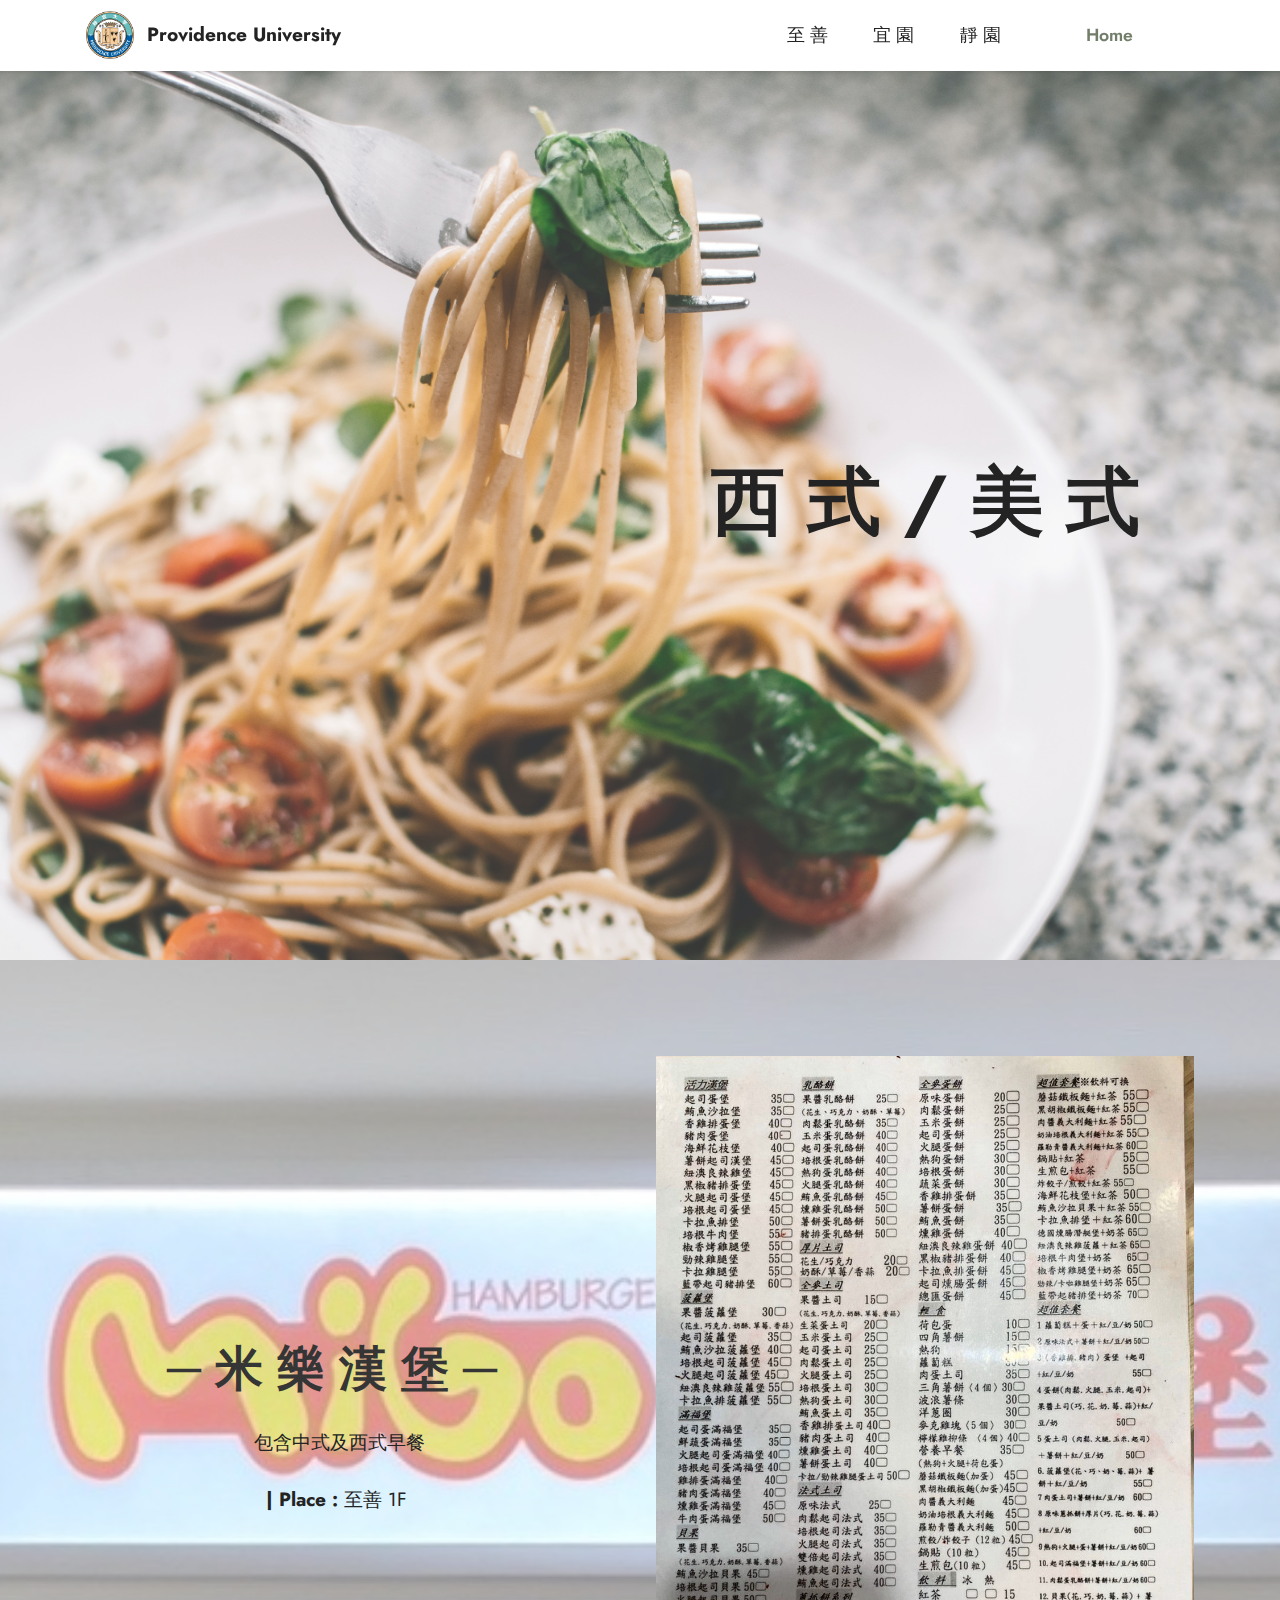
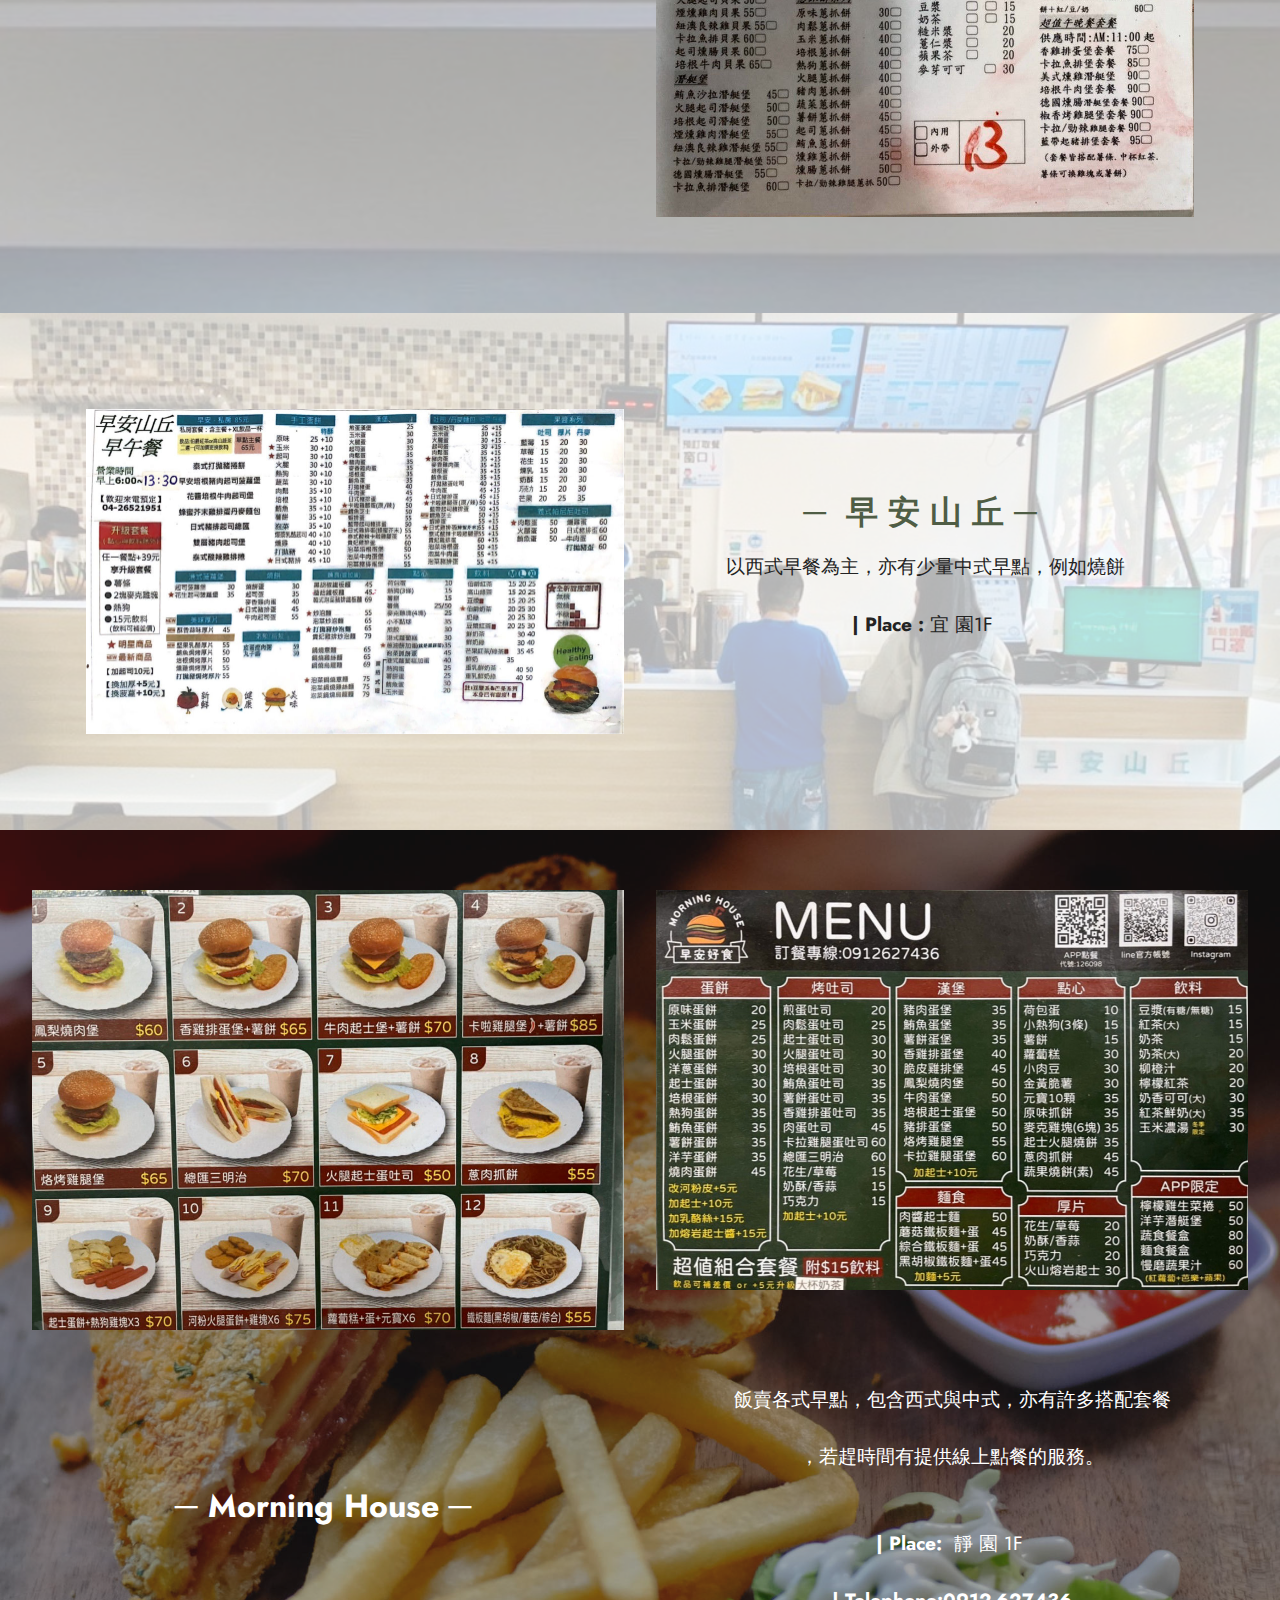
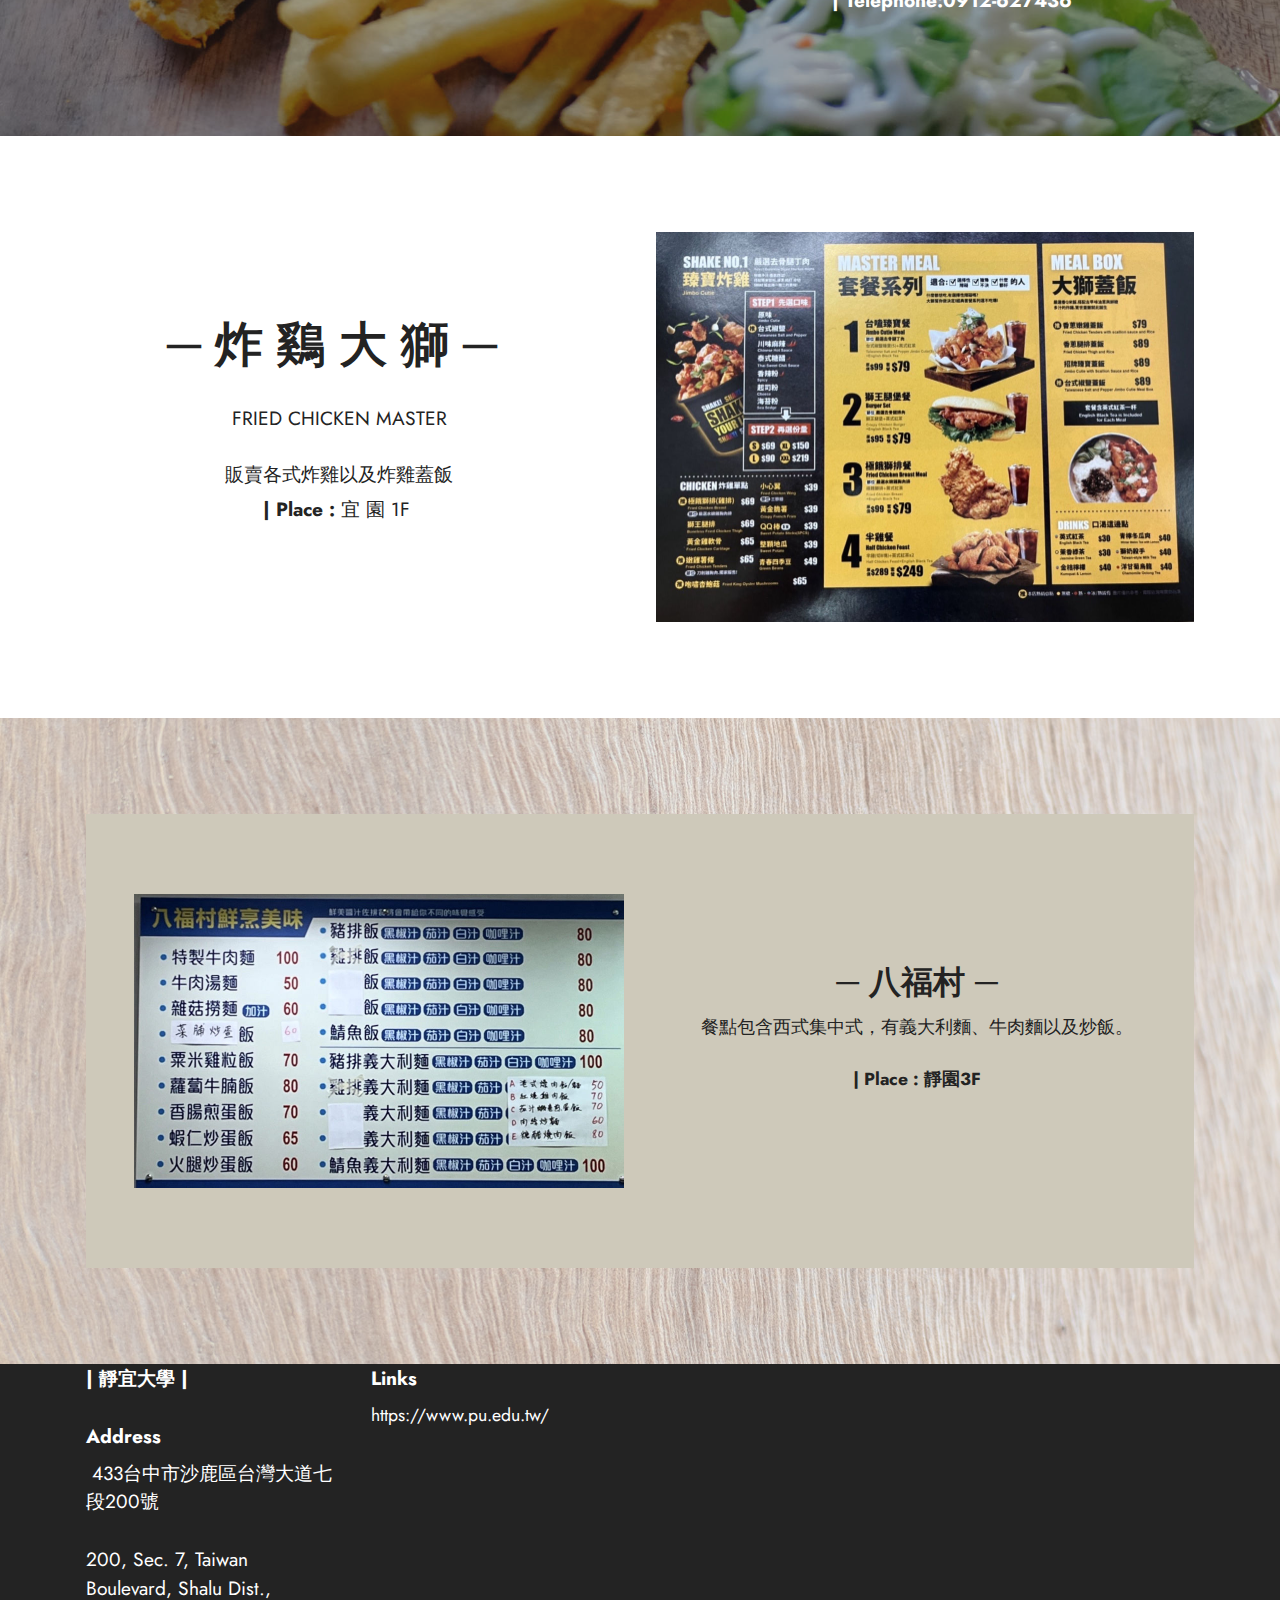
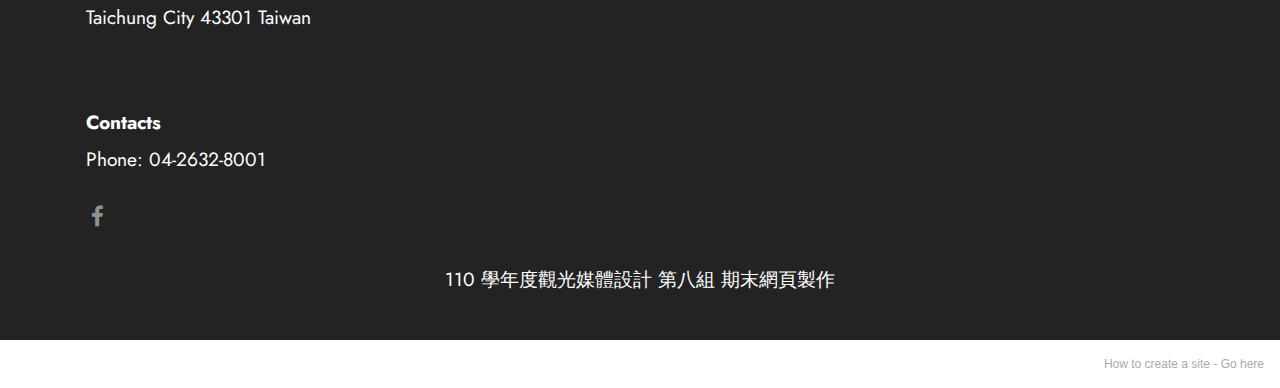
<file: page6.html>
<!DOCTYPE html>
<html  >
<head>
  <!-- Site made with Mobirise Website Builder v5.4.1, https://mobirise.com -->
  <meta charset="UTF-8">
  <meta http-equiv="X-UA-Compatible" content="IE=edge">
  <meta name="generator" content="Mobirise v5.4.1, mobirise.com">
  <meta name="viewport" content="width=device-width, initial-scale=1, minimum-scale=1">
  <link rel="shortcut icon" href="assets/images/pu-logo.png" type="image/x-icon">
  <meta name="description" content="">
  
  
  <title>西式</title>
  <link rel="stylesheet" href="assets/web/assets/mobirise-icons2/mobirise2.css">
  <link rel="stylesheet" href="assets/bootstrap/css/bootstrap.min.css">
  <link rel="stylesheet" href="assets/bootstrap/css/bootstrap-grid.min.css">
  <link rel="stylesheet" href="assets/bootstrap/css/bootstrap-reboot.min.css">
  <link rel="stylesheet" href="assets/parallax/jarallax.css">
  <link rel="stylesheet" href="assets/dropdown/css/style.css">
  <link rel="stylesheet" href="assets/socicon/css/styles.css">
  <link rel="stylesheet" href="assets/theme/css/style.css">
  <link rel="preload" href="https://fonts.googleapis.com/css?family=Jost:100,200,300,400,500,600,700,800,900,100i,200i,300i,400i,500i,600i,700i,800i,900i&display=swap" as="style" onload="this.onload=null;this.rel='stylesheet'">
  <noscript><link rel="stylesheet" href="https://fonts.googleapis.com/css?family=Jost:100,200,300,400,500,600,700,800,900,100i,200i,300i,400i,500i,600i,700i,800i,900i&display=swap"></noscript>
  <link rel="preload" as="style" href="assets/mobirise/css/mbr-additional.css"><link rel="stylesheet" href="assets/mobirise/css/mbr-additional.css" type="text/css">
  
  
  
  
</head>
<body>
  
  <section data-bs-version="5.1" class="menu menu1 cid-sSNJJcd6JN" once="menu" id="menu1-1p">
    

    <nav class="navbar navbar-dropdown navbar-fixed-top navbar-expand-lg">
        <div class="container">
            <div class="navbar-brand">
                <span class="navbar-logo">
                    <a href="https://mobiri.se">
                        <img src="assets/images/pu-logo.png" alt="Mobirise" style="height: 3rem;">
                    </a>
                </span>
                <span class="navbar-caption-wrap"><a class="navbar-caption text-black display-7" href="https://mobiri.se">Providence University</a></span>
            </div>
            <button class="navbar-toggler" type="button" data-toggle="collapse" data-bs-toggle="collapse" data-target="#navbarSupportedContent" data-bs-target="#navbarSupportedContent" aria-controls="navbarNavAltMarkup" aria-expanded="false" aria-label="Toggle navigation">
                <div class="hamburger">
                    <span></span>
                    <span></span>
                    <span></span>
                    <span></span>
                </div>
            </button>
            <div class="collapse navbar-collapse" id="navbarSupportedContent">
                <ul class="navbar-nav nav-dropdown" data-app-modern-menu="true"><li class="nav-item"><a class="nav-link link text-black text-primary display-4" href="page1.html">至 善</a></li>
                    <li class="nav-item"><a class="nav-link link text-black text-primary display-4" href="page2.html">宜 園</a></li>
                    <li class="nav-item"><a class="nav-link link text-black text-primary display-4" href="page3.html">靜 園</a>
                    </li></ul>
                
                <div class="navbar-buttons mbr-section-btn"><a class="btn btn-success-outline display-4" href="index.html">Home</a></div>
            </div>
        </div>
    </nav>
</section>

<section data-bs-version="5.1" class="header3 cid-sTA857EQTb mbr-fullscreen" id="header3-1u">

    

    <div class="mbr-overlay" style="opacity: 0.2; background-color: rgb(255, 255, 255);"></div>

    <div class="align-center container">
        <div class="row justify-content-end">
            <div class="col-12 col-lg-6">
                <h1 class="mbr-section-title mbr-fonts-style mb-3 display-1"><strong>西 式 / 美 式</strong></h1>
                
                
                
            </div>
        </div>
    </div>
</section>

<section data-bs-version="5.1" class="features18 cid-sTFnuLZsdM" id="features19-2j">

    

    <div class="mbr-overlay" style="opacity: 0.5; background-color: rgb(255, 255, 255);">
    </div>
    <div class="container">
        <div class="row justify-content-center">
            <div class="card col-12 col-lg">
                <div class="card-wrapper">
                    <h6 class="card-title mbr-fonts-style mb-4 display-2"><strong>─ 米 樂 漢 堡 ─&nbsp;</strong></h6>
                    <p class="mbr-text mbr-fonts-style display-7">包含中式及西式早餐<br><br><strong>| Place :</strong> 至善 1F&nbsp;<br></p>
                    
                </div>
            </div>
            <div class="col-12 col-lg-6">
                <div class="image-wrapper">
                    <img src="assets/images/line-album-202216-220106-1-946x1338.jpg" alt="Mobirise">
                </div>
            </div>
        </div>
    </div>
</section>

<section data-bs-version="5.1" class="image1 cid-sTFnxNa4Ad" id="image1-2k">
    

    <div class="mbr-overlay" style="opacity: 0.7; background-color: rgb(255, 255, 255);">
    </div>

    <div class="container">
        <div class="row align-items-center">
            <div class="col-12 col-lg-6">
                <div class="image-wrapper">
                    <img src="assets/images/line-album-202216-220106-1076x651.jpg" alt="Mobirise">
                    
                </div>
            </div>
            <div class="col-12 col-lg">
                <div class="text-wrapper">
                    <h3 class="mbr-section-title mbr-fonts-style mb-3 display-5"><strong>─&nbsp; 早 安 山 丘 ─&nbsp;</strong></h3>
                    <p class="mbr-text mbr-fonts-style display-7">以西式早餐為主，亦有少量中式早點，例如燒餅<br><br><strong>| Place :&nbsp;</strong>宜 園1F&nbsp;<br></p>
                </div>
            </div>
        </div>
    </div>
</section>

<section data-bs-version="5.1" class="image5 cid-sTBD1R17PF" id="image5-24">
    
    <div class="mbr-overlay" style="opacity: 0.4; background-color: rgb(35, 35, 35);">
    </div>
    <div class="container-fluid">
        <div class="row">
            <div class="col-12 col-md-12">
                <div class="row">
                    <div class="col-12 col-lg-6">
                        <div class="img-item mb-3">
                            <img src="assets/images/line-album-202216-220106-3-1087x808.jpg" alt="">
                            <p class="mbr-fonts-style align-center mt-2 display-5"><strong><br>&nbsp;</strong><br><strong><br></strong>─&nbsp;<strong>Morning House&nbsp;</strong>─&nbsp;<strong><br></strong></p>
                        </div>
                    </div>
                    <div class="col-12 col-lg">
                        <div class="img-item mb-3">
                            <img src="assets/images/line-album-202216-220106-2-1087x814.jpeg" alt="">
                            <p class="mbr-fonts-style align-center mt-2 display-7"><br><br><br>飯賣各式早點，包含西式與中式，亦有許多搭配套餐<br><br>，若趕時間有提供線上點餐的服務。<br><strong><br></strong><br><strong>| Place:&nbsp;&nbsp;</strong>靜 園 1F&nbsp;<br><br><strong>| Telephone:0912-627436</strong><br><br></p>
                        </div>
                    </div>
                </div>
            </div>
        </div>
    </div>
</section>

<section data-bs-version="5.1" class="features11 cid-sTBBQ3F0gH mbr-parallax-background" id="features12-21">

    
    <div class="mbr-overlay" style="opacity: 0.5; background-color: rgb(255, 255, 255);">
    </div>
    <div class="container">
        <div class="row align-items-center">
            <div class="col-12 col-lg">
                <div class="card-wrapper">
                    <div class="card-box">
                        <h4 class="card-title mbr-fonts-style mb-4 display-2"><strong>─ 炸 鷄 大 獅 ─&nbsp;</strong></h4>
                        <p class="mbr-text mbr-fonts-style mb-4 display-7">FRIED CHICKEN MASTER</p>
                        <div class="mbr-text mbr-fonts-style counter-container display-7"><p>販賣各式炸雞以及炸雞蓋飯</p><p><strong>| Place :</strong>  宜 園 1F&nbsp;</p></div>
                        
                    </div>
                </div>
            </div>
            <div class="col-12 col-lg-6 md-pb">
                <div class="image-wrapper">
                    <img src="assets/images/76933870-704b-4619-9b89-d3afb8203ab6-1076x781.jpg" alt="Mobirise">
                </div>
            </div>
        </div>
    </div>
</section>

<section data-bs-version="5.1" class="features16 cid-sTBBQUHTZ7" id="features17-22">
    

    <div class="mbr-overlay" style="opacity: 0.5; background-color: rgb(255, 255, 255);">
    </div>
    <div class="container">
        <div class="content-wrapper">
            <div class="row align-items-center">
                <div class="col-12 col-lg-6">
                    <div class="image-wrapper">
                        <img src="assets/images/1f49ed4b-702f-442d-9fdb-9cc5af854b2f-980x588.jpg" alt="Mobirise">
                    </div>
                </div>
                <div class="col-12 col-lg">
                    <div class="text-wrapper">
                        <h6 class="card-title mbr-fonts-style display-5"><strong>&nbsp;─ 八福村 ─&nbsp;</strong></h6>
                        <p class="mbr-text mbr-fonts-style mb-4 display-4">餐點包含西式集中式，有義大利麵、牛肉麵以及炒飯。<br><strong><br>| Place : 靜園3F</strong><br></p>
                        
                    </div>
                </div>
            </div>
        </div>
    </div>
</section>

<section data-bs-version="5.1" class="footer6 cid-sST6Z5tmsC" once="footers" id="footer6-1q">

    

    

    <div class="container">
        <div class="row content mbr-white">
            <div class="col-12 col-md-3 mbr-fonts-style display-7">
                <h5 class="mbr-section-subtitle mbr-fonts-style mb-2 display-7">
                    <strong>| 靜宜大學 |<br></strong><br><strong>Address</strong>
                </h5>
                <p class="mbr-text mbr-fonts-style display-7">&nbsp;433台中市沙鹿區台灣大道七段200號<br><br>200, Sec. 7, Taiwan Boulevard, Shalu Dist., Taichung City 43301 Taiwan<br></p> <br>
                <h5 class="mbr-section-subtitle mbr-fonts-style mb-2 mt-4 display-7">
                    <strong>Contacts</strong>
                </h5>
                <p class="mbr-text mbr-fonts-style mb-4 display-7">Phone: 04-2632-8001<br></p>
            </div>
            <div class="col-12 col-md-3 mbr-fonts-style display-7">
                <h5 class="mbr-section-subtitle mbr-fonts-style mb-2 display-7">
                    <strong>Links</strong>
                </h5>
                <ul class="list mbr-fonts-style mb-4 display-4">
                    <li class="mbr-text item-wrap">https://www.pu.edu.tw/</li>
                </ul>
                <h5 class="mbr-section-subtitle mbr-fonts-style mb-2 mt-5 display-7"></h5>
                <p class="mbr-text mbr-fonts-style mb-4 display-7"></p>
            </div>
            <div class="col-12 col-md-6">
                <div class="google-map"><iframe frameborder="0" style="border:0" src="https://uploads.knightlab.com/storymapjs/570f10f4f44b1f1d933b580d625edc86/xue-can/index.html" allowfullscreen=""></iframe></div>
            </div>
            <div class="col-md-6">
                <div class="social-list align-left">
                    <div class="soc-item">
                        <a href="https://www.facebook.com/PU.ProvidenceUniversity/" target="_blank">
                            <span class="mbr-iconfont mbr-iconfont-social socicon-facebook socicon"></span>
                        </a>
                    </div>
                    
                    
                    
                    
                    
                </div>
            </div>
        </div>
        <div class="footer-lower">
            <div class="media-container-row">
                <div class="col-sm-12">
                    <hr>
                </div>
            </div>
            <div class="col-sm-12 copyright pl-0">
                <p class="mbr-text mbr-fonts-style mbr-white display-7">110 學年度觀光媒體設計 第八組 期末網頁製作</p>
            </div>
        </div>
    </div>
</section><section style="background-color: #fff; font-family: -apple-system, BlinkMacSystemFont, 'Segoe UI', 'Roboto', 'Helvetica Neue', Arial, sans-serif; color:#aaa; font-size:12px; padding: 0; align-items: center; display: flex;"><a href="https://mobirise.site/t" style="flex: 1 1; height: 3rem; padding-left: 1rem;"></a><p style="flex: 0 0 auto; margin:0; padding-right:1rem;">How to create a site - <a href="https://mobirise.site/x" style="color:#aaa;">Go here</a></p></section><script src="assets/bootstrap/js/bootstrap.bundle.min.js"></script>  <script src="assets/parallax/jarallax.js"></script>  <script src="assets/smoothscroll/smooth-scroll.js"></script>  <script src="assets/ytplayer/index.js"></script>  <script src="assets/dropdown/js/navbar-dropdown.js"></script>  <script src="assets/theme/js/script.js"></script>  
  
  
</body>
</html>
</file>
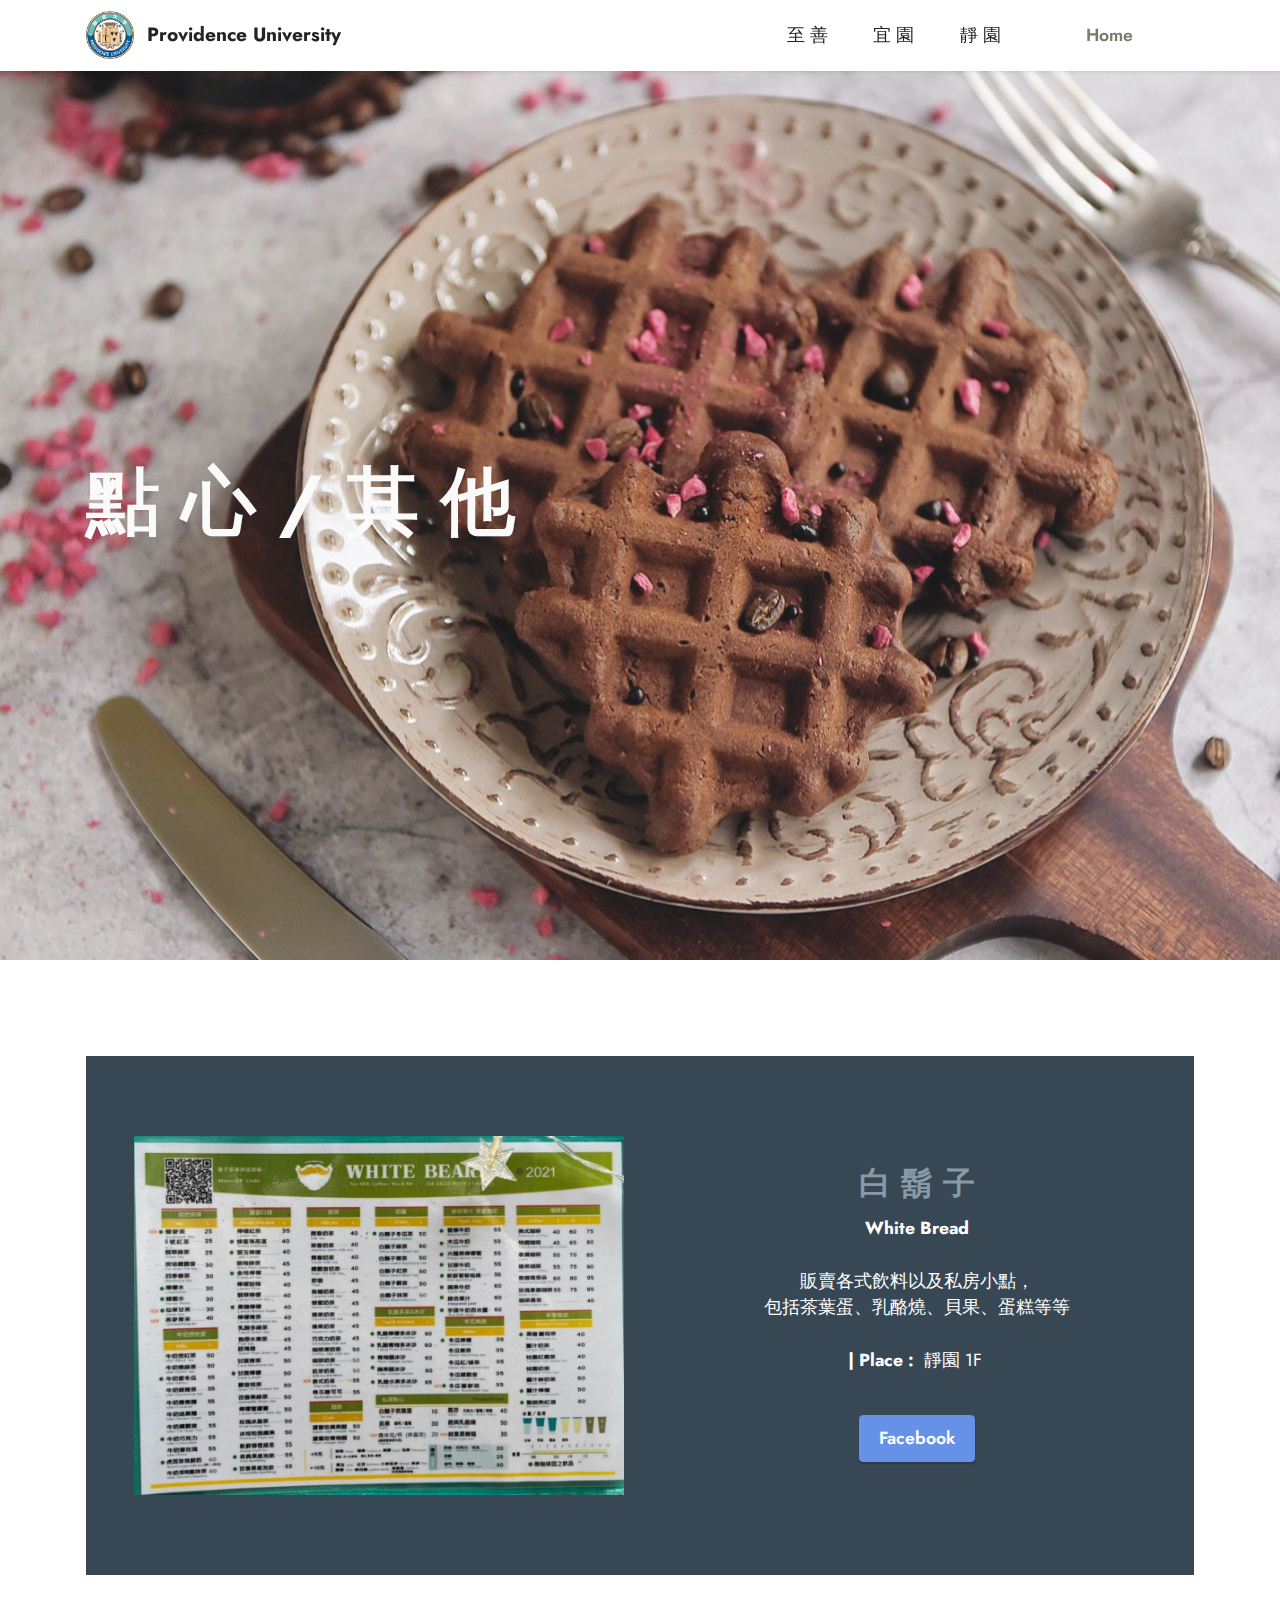
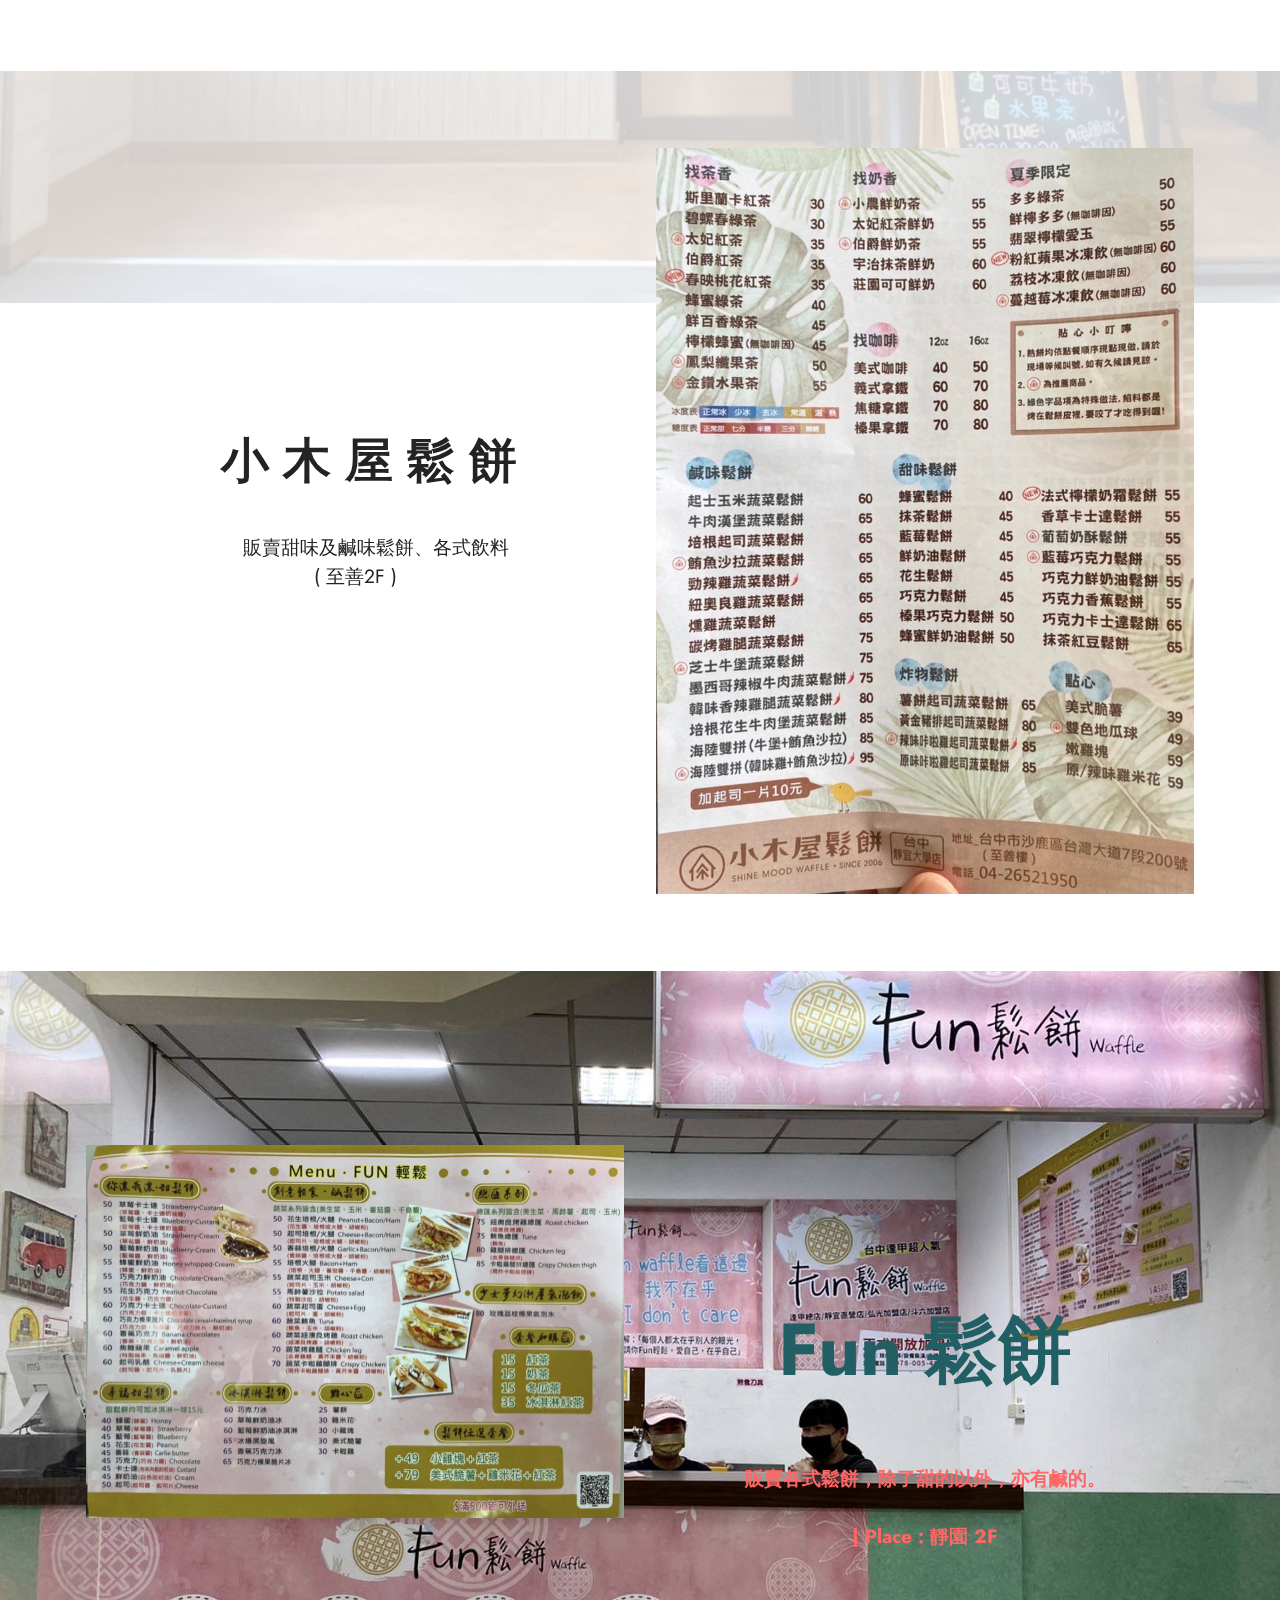
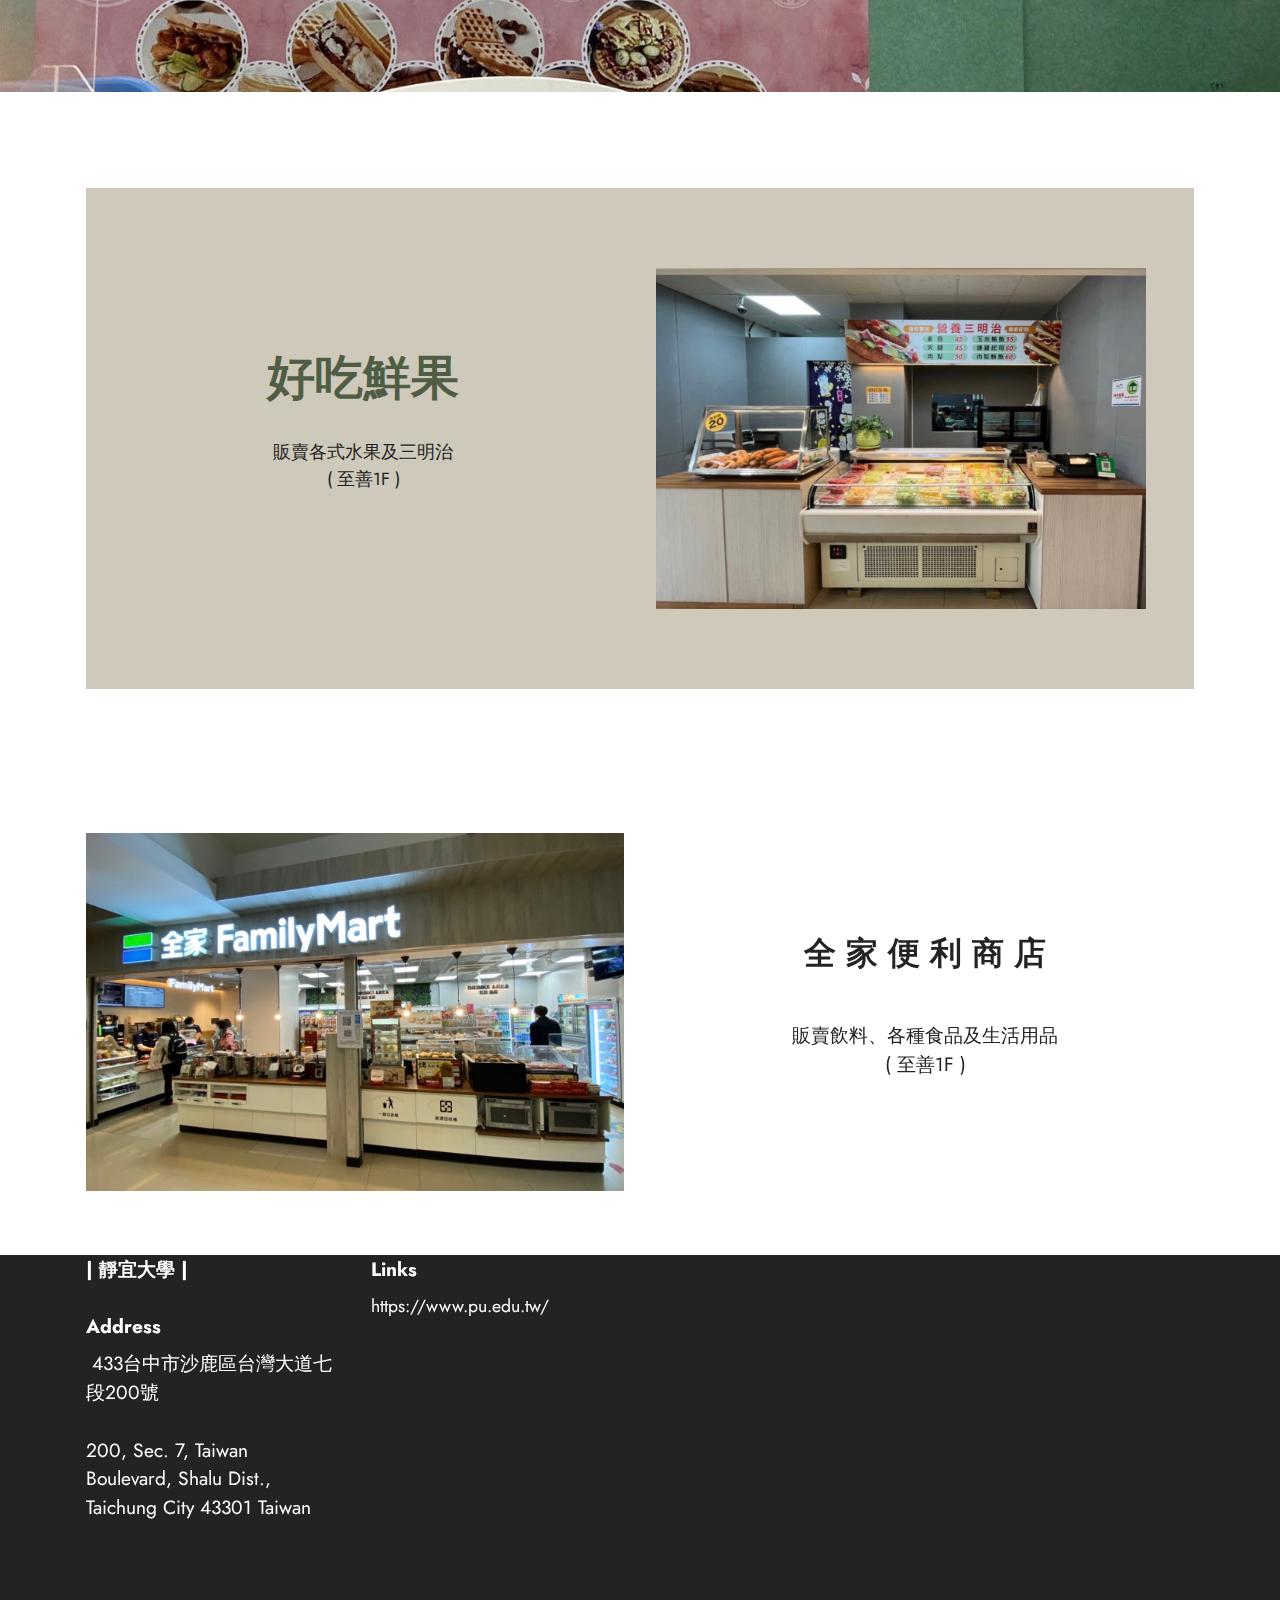
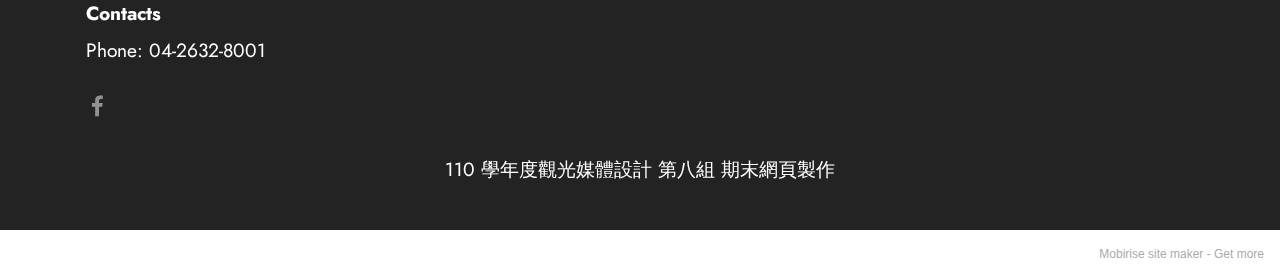
<file: page7.html>
<!DOCTYPE html>
<html  >
<head>
  <!-- Site made with Mobirise Website Builder v5.4.1, https://mobirise.com -->
  <meta charset="UTF-8">
  <meta http-equiv="X-UA-Compatible" content="IE=edge">
  <meta name="generator" content="Mobirise v5.4.1, mobirise.com">
  <meta name="viewport" content="width=device-width, initial-scale=1, minimum-scale=1">
  <link rel="shortcut icon" href="assets/images/pu-logo.png" type="image/x-icon">
  <meta name="description" content="">
  
  
  <title>其他/點心</title>
  <link rel="stylesheet" href="assets/bootstrap/css/bootstrap.min.css">
  <link rel="stylesheet" href="assets/bootstrap/css/bootstrap-grid.min.css">
  <link rel="stylesheet" href="assets/bootstrap/css/bootstrap-reboot.min.css">
  <link rel="stylesheet" href="assets/parallax/jarallax.css">
  <link rel="stylesheet" href="assets/dropdown/css/style.css">
  <link rel="stylesheet" href="assets/socicon/css/styles.css">
  <link rel="stylesheet" href="assets/theme/css/style.css">
  <link rel="preload" href="https://fonts.googleapis.com/css?family=Jost:100,200,300,400,500,600,700,800,900,100i,200i,300i,400i,500i,600i,700i,800i,900i&display=swap" as="style" onload="this.onload=null;this.rel='stylesheet'">
  <noscript><link rel="stylesheet" href="https://fonts.googleapis.com/css?family=Jost:100,200,300,400,500,600,700,800,900,100i,200i,300i,400i,500i,600i,700i,800i,900i&display=swap"></noscript>
  <link rel="preload" as="style" href="assets/mobirise/css/mbr-additional.css"><link rel="stylesheet" href="assets/mobirise/css/mbr-additional.css" type="text/css">
  
  
  
  
</head>
<body>
  
  <section data-bs-version="5.1" class="menu menu1 cid-sSNJJcd6JN" once="menu" id="menu1-25">
    

    <nav class="navbar navbar-dropdown navbar-fixed-top navbar-expand-lg">
        <div class="container">
            <div class="navbar-brand">
                <span class="navbar-logo">
                    <a href="https://mobiri.se">
                        <img src="assets/images/pu-logo.png" alt="Mobirise" style="height: 3rem;">
                    </a>
                </span>
                <span class="navbar-caption-wrap"><a class="navbar-caption text-black display-7" href="https://mobiri.se">Providence University</a></span>
            </div>
            <button class="navbar-toggler" type="button" data-toggle="collapse" data-bs-toggle="collapse" data-target="#navbarSupportedContent" data-bs-target="#navbarSupportedContent" aria-controls="navbarNavAltMarkup" aria-expanded="false" aria-label="Toggle navigation">
                <div class="hamburger">
                    <span></span>
                    <span></span>
                    <span></span>
                    <span></span>
                </div>
            </button>
            <div class="collapse navbar-collapse" id="navbarSupportedContent">
                <ul class="navbar-nav nav-dropdown" data-app-modern-menu="true"><li class="nav-item"><a class="nav-link link text-black text-primary display-4" href="page1.html">至 善</a></li>
                    <li class="nav-item"><a class="nav-link link text-black text-primary display-4" href="page2.html">宜 園</a></li>
                    <li class="nav-item"><a class="nav-link link text-black text-primary display-4" href="page3.html">靜 園</a>
                    </li></ul>
                
                <div class="navbar-buttons mbr-section-btn"><a class="btn btn-success-outline display-4" href="index.html">Home</a></div>
            </div>
        </div>
    </nav>
</section>

<section data-bs-version="5.1" class="header1 cid-sTBDpdaQKc mbr-fullscreen" id="header1-27">

    

    <div class="mbr-overlay" style="opacity: 0.1; background-color: rgb(250, 250, 250);"></div>

    <div class="container">
        <div class="row">
            <div class="col-12 col-lg-5">
                <h1 class="mbr-section-title mbr-fonts-style mb-3 display-1"><strong>點 心 / 其 他</strong></h1>
                
                
                
            </div>
        </div>
    </div>
</section>

<section data-bs-version="5.1" class="features16 cid-sTBF1HMvEv" id="features17-2a">
    

    <div class="mbr-overlay" style="opacity: 0.5; background-color: rgb(255, 255, 255);">
    </div>
    <div class="container">
        <div class="content-wrapper">
            <div class="row align-items-center">
                <div class="col-12 col-lg-6">
                    <div class="image-wrapper">
                        <img src="assets/images/line-album-211235.jpg" alt="Mobirise">
                    </div>
                </div>
                <div class="col-12 col-lg">
                    <div class="text-wrapper">
                        <h6 class="card-title mbr-fonts-style display-5"><strong>白 鬍 子</strong></h6>
                        <p class="mbr-text mbr-fonts-style mb-4 display-4"><strong>White Bread</strong><br><br>販賣各式飲料以及私房小點，<br>包括茶葉蛋、乳酪燒、貝果、蛋糕等等<br><br><strong>| Place :</strong>&nbsp; 靜園 1F&nbsp;</p>
                        <div class="mbr-section-btn mt-3"><a class="btn btn-primary display-4" href="https://www.facebook.com/%E7%99%BD%E9%AC%8D%E5%AD%90-white-beard-1919241011656220/?ref=page_internal" target="_blank">Facebook</a></div>
                    </div>
                </div>
            </div>
        </div>
    </div>
</section>

<section data-bs-version="5.1" class="header14 cid-sTBEWVqV7r mbr-fullscreen mbr-parallax-background" id="header14-28">

    

    <div class="mbr-overlay" style="opacity: 0.8; background-color: rgb(255, 255, 255);"></div>

    <div class="container">
        <div class="row justify-content-center align-items-center">
            <div class="col-12 col-md-6 image-wrapper">
                <img src="assets/images/0a96ff46-ca75-47fd-8123-804744672a9d.jpg" alt="Mobirise">
            </div>
            <div class="col-12 col-md">
                <div class="text-wrapper">
                    <h1 class="mbr-section-title mbr-fonts-style mb-3 display-2"><strong>&nbsp; 小 木 屋 鬆 餅</strong></h1>
                    <p class="mbr-text mbr-fonts-style display-7">&nbsp; &nbsp; &nbsp;<br>&nbsp; &nbsp; &nbsp; &nbsp;販賣甜味及鹹味鬆餅、各式飲料<br>( 至善2F )</p>
                    
                </div>
            </div>
        </div>
    </div>
</section>

<section data-bs-version="5.1" class="header11 cid-sTBEZkRsBK" id="header11-29">

    

    

    <div class="container">
        <div class="row justify-content-center">
            <div class="col-12 col-md-6 image-wrapper">
                <img class="w-100" src="assets/images/abbbf928-4a6d-45f7-85c6-777b74bd40b9-1076x747.jpg" alt="Mobirise">
            </div>
            <div class="col-12 col-md">
                <div class="text-wrapper text-center">
                    <h1 class="mbr-section-title mbr-fonts-style mb-3 display-1"><br><strong><br></strong><br><strong>Fun 鬆餅</strong></h1>
                    <p class="mbr-text mbr-fonts-style display-7"><strong><br></strong><br><strong>販賣各式鬆餅，除了甜的以外，亦有鹹的。</strong><br><br><strong>| Place : 靜園 2F<br></strong><br></p>
                    
                </div>
            </div>
        </div>
    </div>
</section>

<section data-bs-version="5.1" class="features15 cid-sTBF5zgm3L" id="features16-2c">

    

    
    <div class="container">
        <div class="content-wrapper">
            <div class="row align-items-center">
                <div class="col-12 col-lg">
                    <div class="text-wrapper">
                        <h6 class="card-title mbr-fonts-style display-2"><strong>好吃鮮果</strong></h6>
                        <p class="mbr-text mbr-fonts-style mb-4 display-4"><br>販賣各式水果及三明治<br>( 至善1F )<br></p>
                        
                    </div>
                </div>
                <div class="col-12 col-lg-6">
                    <div class="image-wrapper">
                        <img src="assets/images/67ade593-c182-449f-acdd-abb05bd2d433.jpg" alt="Mobirise">
                    </div>
                </div>
            </div>
        </div>
    </div>
</section>

<section data-bs-version="5.1" class="image1 cid-sTBF4mH6CK" id="image1-2b">
    

    

    <div class="container">
        <div class="row align-items-center">
            <div class="col-12 col-lg-6">
                <div class="image-wrapper">
                    <img src="assets/images/015d4768-f863-4b23-8052-d1f38b954207.jpg" alt="Mobirise">
                    
                </div>
            </div>
            <div class="col-12 col-lg">
                <div class="text-wrapper">
                    <h3 class="mbr-section-title mbr-fonts-style mb-3 display-5"><strong>全 家 便 利 商 店</strong></h3>
                    <p class="mbr-text mbr-fonts-style display-7"><br>販賣飲料、各種食品及生活用品<br>( 至善1F )<br></p>
                </div>
            </div>
        </div>
    </div>
</section>

<section data-bs-version="5.1" class="footer6 cid-sST6Z5tmsC" once="footers" id="footer6-26">

    

    

    <div class="container">
        <div class="row content mbr-white">
            <div class="col-12 col-md-3 mbr-fonts-style display-7">
                <h5 class="mbr-section-subtitle mbr-fonts-style mb-2 display-7">
                    <strong>| 靜宜大學 |<br></strong><br><strong>Address</strong>
                </h5>
                <p class="mbr-text mbr-fonts-style display-7">&nbsp;433台中市沙鹿區台灣大道七段200號<br><br>200, Sec. 7, Taiwan Boulevard, Shalu Dist., Taichung City 43301 Taiwan<br></p> <br>
                <h5 class="mbr-section-subtitle mbr-fonts-style mb-2 mt-4 display-7">
                    <strong>Contacts</strong>
                </h5>
                <p class="mbr-text mbr-fonts-style mb-4 display-7">Phone: 04-2632-8001<br></p>
            </div>
            <div class="col-12 col-md-3 mbr-fonts-style display-7">
                <h5 class="mbr-section-subtitle mbr-fonts-style mb-2 display-7">
                    <strong>Links</strong>
                </h5>
                <ul class="list mbr-fonts-style mb-4 display-4">
                    <li class="mbr-text item-wrap">https://www.pu.edu.tw/</li>
                </ul>
                <h5 class="mbr-section-subtitle mbr-fonts-style mb-2 mt-5 display-7"></h5>
                <p class="mbr-text mbr-fonts-style mb-4 display-7"></p>
            </div>
            <div class="col-12 col-md-6">
                <div class="google-map"><iframe frameborder="0" style="border:0" src="https://uploads.knightlab.com/storymapjs/570f10f4f44b1f1d933b580d625edc86/xue-can/index.html" allowfullscreen=""></iframe></div>
            </div>
            <div class="col-md-6">
                <div class="social-list align-left">
                    <div class="soc-item">
                        <a href="https://www.facebook.com/PU.ProvidenceUniversity/" target="_blank">
                            <span class="mbr-iconfont mbr-iconfont-social socicon-facebook socicon"></span>
                        </a>
                    </div>
                    
                    
                    
                    
                    
                </div>
            </div>
        </div>
        <div class="footer-lower">
            <div class="media-container-row">
                <div class="col-sm-12">
                    <hr>
                </div>
            </div>
            <div class="col-sm-12 copyright pl-0">
                <p class="mbr-text mbr-fonts-style mbr-white display-7">110 學年度觀光媒體設計 第八組 期末網頁製作</p>
            </div>
        </div>
    </div>
</section><section style="background-color: #fff; font-family: -apple-system, BlinkMacSystemFont, 'Segoe UI', 'Roboto', 'Helvetica Neue', Arial, sans-serif; color:#aaa; font-size:12px; padding: 0; align-items: center; display: flex;"><a href="https://mobirise.site/p" style="flex: 1 1; height: 3rem; padding-left: 1rem;"></a><p style="flex: 0 0 auto; margin:0; padding-right:1rem;">Mobirise site maker - <a href="https://mobirise.site/o" style="color:#aaa;">Get more</a></p></section><script src="assets/bootstrap/js/bootstrap.bundle.min.js"></script>  <script src="assets/parallax/jarallax.js"></script>  <script src="assets/smoothscroll/smooth-scroll.js"></script>  <script src="assets/ytplayer/index.js"></script>  <script src="assets/dropdown/js/navbar-dropdown.js"></script>  <script src="assets/theme/js/script.js"></script>  
  
  
</body>
</html>
</file>
<file: assets/web/assets/mobirise-icons2/mobirise2.css>
@font-face {
  font-family: 'Moririse2';
  font-display: swap;
  src:  url('mobirise2.eot?f2bix4');
  src:  url('mobirise2.eot?f2bix4#iefix') format('embedded-opentype'),
    url('mobirise2.ttf?f2bix4') format('truetype'),
    url('mobirise2.woff?f2bix4') format('woff'),
    url('mobirise2.svg?f2bix4#mobirise2') format('svg');
  font-weight: normal;
  font-style: normal;
}

[class^="mobi-"], [class*=" mobi-"] {
  /* use !important to prevent issues with browser extensions that change fonts */
  font-family: 'Moririse2' !important;
  speak: none;
  font-style: normal;
  font-weight: normal;
  font-variant: normal;
  text-transform: none;
  line-height: 1;

  /* Better Font Rendering =========== */
  -webkit-font-smoothing: antialiased;
  -moz-osx-font-smoothing: grayscale;
}

.mobi-mbri-add-submenu:before {
  content: "\e900";
}
.mobi-mbri-alert:before {
  content: "\e901";
}
.mobi-mbri-align-center:before {
  content: "\e902";
}
.mobi-mbri-align-justify:before {
  content: "\e903";
}
.mobi-mbri-align-left:before {
  content: "\e904";
}
.mobi-mbri-align-right:before {
  content: "\e905";
}
.mobi-mbri-android:before {
  content: "\e906";
}
.mobi-mbri-apple:before {
  content: "\e907";
}
.mobi-mbri-arrow-down:before {
  content: "\e908";
}
.mobi-mbri-arrow-next:before {
  content: "\e909";
}
.mobi-mbri-arrow-prev:before {
  content: "\e90a";
}
.mobi-mbri-arrow-up:before {
  content: "\e90b";
}
.mobi-mbri-bold:before {
  content: "\e90c";
}
.mobi-mbri-bookmark:before {
  content: "\e90d";
}
.mobi-mbri-bootstrap:before {
  content: "\e90e";
}
.mobi-mbri-briefcase:before {
  content: "\e90f";
}
.mobi-mbri-browse:before {
  content: "\e910";
}
.mobi-mbri-bulleted-list:before {
  content: "\e911";
}
.mobi-mbri-calendar:before {
  content: "\e912";
}
.mobi-mbri-camera:before {
  content: "\e913";
}
.mobi-mbri-cart-add:before {
  content: "\e914";
}
.mobi-mbri-cart-full:before {
  content: "\e915";
}
.mobi-mbri-cash:before {
  content: "\e916";
}
.mobi-mbri-change-style:before {
  content: "\e917";
}
.mobi-mbri-chat:before {
  content: "\e918";
}
.mobi-mbri-clock:before {
  content: "\e919";
}
.mobi-mbri-close:before {
  content: "\e91a";
}
.mobi-mbri-cloud:before {
  content: "\e91b";
}
.mobi-mbri-code:before {
  content: "\e91c";
}
.mobi-mbri-contact-form:before {
  content: "\e91d";
}
.mobi-mbri-credit-card:before {
  content: "\e91e";
}
.mobi-mbri-cursor-click:before {
  content: "\e91f";
}
.mobi-mbri-cust-feedback:before {
  content: "\e920";
}
.mobi-mbri-database:before {
  content: "\e921";
}
.mobi-mbri-delivery:before {
  content: "\e922";
}
.mobi-mbri-desktop:before {
  content: "\e923";
}
.mobi-mbri-devices:before {
  content: "\e924";
}
.mobi-mbri-down:before {
  content: "\e925";
}
.mobi-mbri-download-2:before {
  content: "\e926";
}
.mobi-mbri-download:before {
  content: "\e927";
}
.mobi-mbri-drag-n-drop-2:before {
  content: "\e928";
}
.mobi-mbri-drag-n-drop:before {
  content: "\e929";
}
.mobi-mbri-edit-2:before {
  content: "\e92a";
}
.mobi-mbri-edit:before {
  content: "\e92b";
}
.mobi-mbri-error:before {
  content: "\e92c";
}
.mobi-mbri-extension:before {
  content: "\e92d";
}
.mobi-mbri-features:before {
  content: "\e92e";
}
.mobi-mbri-file:before {
  content: "\e92f";
}
.mobi-mbri-flag:before {
  content: "\e930";
}
.mobi-mbri-folder:before {
  content: "\e931";
}
.mobi-mbri-gift:before {
  content: "\e932";
}
.mobi-mbri-github:before {
  content: "\e933";
}
.mobi-mbri-globe-2:before {
  content: "\e934";
}
.mobi-mbri-globe:before {
  content: "\e935";
}
.mobi-mbri-growing-chart:before {
  content: "\e936";
}
.mobi-mbri-hearth:before {
  content: "\e937";
}
.mobi-mbri-help:before {
  content: "\e938";
}
.mobi-mbri-home:before {
  content: "\e939";
}
.mobi-mbri-hot-cup:before {
  content: "\e93a";
}
.mobi-mbri-idea:before {
  content: "\e93b";
}
.mobi-mbri-image-gallery:before {
  content: "\e93c";
}
.mobi-mbri-image-slider:before {
  content: "\e93d";
}
.mobi-mbri-info:before {
  content: "\e93e";
}
.mobi-mbri-italic:before {
  content: "\e93f";
}
.mobi-mbri-key:before {
  content: "\e940";
}
.mobi-mbri-laptop:before {
  content: "\e941";
}
.mobi-mbri-layers:before {
  content: "\e942";
}
.mobi-mbri-left-right:before {
  content: "\e943";
}
.mobi-mbri-left:before {
  content: "\e944";
}
.mobi-mbri-letter:before {
  content: "\e945";
}
.mobi-mbri-like:before {
  content: "\e946";
}
.mobi-mbri-link:before {
  content: "\e947";
}
.mobi-mbri-lock:before {
  content: "\e948";
}
.mobi-mbri-login:before {
  content: "\e949";
}
.mobi-mbri-logout:before {
  content: "\e94a";
}
.mobi-mbri-magic-stick:before {
  content: "\e94b";
}
.mobi-mbri-map-pin:before {
  content: "\e94c";
}
.mobi-mbri-menu:before {
  content: "\e94d";
}
.mobi-mbri-mobile-2:before {
  content: "\e94e";
}
.mobi-mbri-mobile-horizontal:before {
  content: "\e94f";
}
.mobi-mbri-mobile:before {
  content: "\e950";
}
.mobi-mbri-mobirise:before {
  content: "\e951";
}
.mobi-mbri-more-horizontal:before {
  content: "\e952";
}
.mobi-mbri-more-vertical:before {
  content: "\e953";
}
.mobi-mbri-music:before {
  content: "\e954";
}
.mobi-mbri-new-file:before {
  content: "\e955";
}
.mobi-mbri-numbered-list:before {
  content: "\e956";
}
.mobi-mbri-opened-folder:before {
  content: "\e957";
}
.mobi-mbri-pages:before {
  content: "\e958";
}
.mobi-mbri-paper-plane:before {
  content: "\e959";
}
.mobi-mbri-paperclip:before {
  content: "\e95a";
}
.mobi-mbri-phone:before {
  content: "\e95b";
}
.mobi-mbri-photo:before {
  content: "\e95c";
}
.mobi-mbri-photos:before {
  content: "\e95d";
}
.mobi-mbri-pin:before {
  content: "\e95e";
}
.mobi-mbri-play:before {
  content: "\e95f";
}
.mobi-mbri-plus:before {
  content: "\e960";
}
.mobi-mbri-preview:before {
  content: "\e961";
}
.mobi-mbri-print:before {
  content: "\e962";
}
.mobi-mbri-protect:before {
  content: "\e963";
}
.mobi-mbri-question:before {
  content: "\e964";
}
.mobi-mbri-quote-left:before {
  content: "\e965";
}
.mobi-mbri-quote-right:before {
  content: "\e966";
}
.mobi-mbri-redo:before {
  content: "\e967";
}
.mobi-mbri-refresh:before {
  content: "\e968";
}
.mobi-mbri-responsive-2:before {
  content: "\e969";
}
.mobi-mbri-responsive:before {
  content: "\e96a";
}
.mobi-mbri-right:before {
  content: "\e96b";
}
.mobi-mbri-rocket:before {
  content: "\e96c";
}
.mobi-mbri-sad-face:before {
  content: "\e96d";
}
.mobi-mbri-sale:before {
  content: "\e96e";
}
.mobi-mbri-save:before {
  content: "\e96f";
}
.mobi-mbri-search:before {
  content: "\e970";
}
.mobi-mbri-setting-2:before {
  content: "\e971";
}
.mobi-mbri-setting-3:before {
  content: "\e972";
}
.mobi-mbri-setting:before {
  content: "\e973";
}
.mobi-mbri-share:before {
  content: "\e974";
}
.mobi-mbri-shopping-bag:before {
  content: "\e975";
}
.mobi-mbri-shopping-basket:before {
  content: "\e976";
}
.mobi-mbri-shopping-cart:before {
  content: "\e977";
}
.mobi-mbri-sites:before {
  content: "\e978";
}
.mobi-mbri-smile-face:before {
  content: "\e979";
}
.mobi-mbri-speed:before {
  content: "\e97a";
}
.mobi-mbri-star:before {
  content: "\e97b";
}
.mobi-mbri-success:before {
  content: "\e97c";
}
.mobi-mbri-sun:before {
  content: "\e97d";
}
.mobi-mbri-sun2:before {
  content: "\e97e";
}
.mobi-mbri-tablet-vertical:before {
  content: "\e97f";
}
.mobi-mbri-tablet:before {
  content: "\e980";
}
.mobi-mbri-target:before {
  content: "\e981";
}
.mobi-mbri-timer:before {
  content: "\e982";
}
.mobi-mbri-to-ftp:before {
  content: "\e983";
}
.mobi-mbri-to-local-drive:before {
  content: "\e984";
}
.mobi-mbri-touch-swipe:before {
  content: "\e985";
}
.mobi-mbri-touch:before {
  content: "\e986";
}
.mobi-mbri-trash:before {
  content: "\e987";
}
.mobi-mbri-underline:before {
  content: "\e988";
}
.mobi-mbri-undo:before {
  content: "\e989";
}
.mobi-mbri-unlink:before {
  content: "\e98a";
}
.mobi-mbri-unlock:before {
  content: "\e98b";
}
.mobi-mbri-up-down:before {
  content: "\e98c";
}
.mobi-mbri-up:before {
  content: "\e98d";
}
.mobi-mbri-update:before {
  content: "\e98e";
}
.mobi-mbri-upload-2:before {
  content: "\e98f";
}
.mobi-mbri-upload:before {
  content: "\e990";
}
.mobi-mbri-user-2:before {
  content: "\e991";
}
.mobi-mbri-user:before {
  content: "\e992";
}
.mobi-mbri-users:before {
  content: "\e993";
}
.mobi-mbri-video-play:before {
  content: "\e994";
}
.mobi-mbri-video:before {
  content: "\e995";
}
.mobi-mbri-watch:before {
  content: "\e996";
}
.mobi-mbri-website-theme-2:before {
  content: "\e997";
}
.mobi-mbri-website-theme:before {
  content: "\e998";
}
.mobi-mbri-wifi:before {
  content: "\e999";
}
.mobi-mbri-windows:before {
  content: "\e99a";
}
.mobi-mbri-zoom-in:before {
  content: "\e99b";
}
.mobi-mbri-zoom-out:before {
  content: "\e99c";
}
</file>
<file: assets/parallax/jarallax.css>
.jarallax {
    position: relative;
    z-index: 0;
}
.jarallax > .jarallax-img {
    position: absolute;
    object-fit: cover;
    /* support for plugin https://github.com/bfred-it/object-fit-images */
    font-family: 'object-fit: cover;';
    top: 0;
    left: 0;
    width: 100%;
    height: 100%;
    z-index: -1;
}
</file>
<file: assets/dropdown/css/style.css>
.navbar-dropdown {
  left: 0;
  padding: 0;
  position: absolute;
  right: 0;
  top: 0;
  transition: all 0.45s ease;
  z-index: 1030;
  background: #282828; }
  .navbar-dropdown .navbar-logo {
    margin-right: 0.8rem;
    transition: margin 0.3s ease-in-out;
    vertical-align: middle; }
    .navbar-dropdown .navbar-logo img {
      height: 3.125rem;
      transition: all 0.3s ease-in-out; }
    .navbar-dropdown .navbar-logo.mbr-iconfont {
      font-size: 3.125rem;
      line-height: 3.125rem; }
  .navbar-dropdown .navbar-caption {
    font-weight: 700;
    white-space: normal;
    vertical-align: -4px;
    line-height: 3.125rem !important; }
    .navbar-dropdown .navbar-caption, .navbar-dropdown .navbar-caption:hover {
      color: inherit;
      text-decoration: none; }
  .navbar-dropdown .mbr-iconfont + .navbar-caption {
    vertical-align: -1px; }
  .navbar-dropdown.navbar-fixed-top {
    position: fixed; }
  .navbar-dropdown .navbar-brand span {
    vertical-align: -4px; }
  .navbar-dropdown.bg-color.transparent {
    background: none; }
  .navbar-dropdown.navbar-short .navbar-brand {
    padding: 0.625rem 0; }
    .navbar-dropdown.navbar-short .navbar-brand span {
      vertical-align: -1px; }
  .navbar-dropdown.navbar-short .navbar-caption {
    line-height: 2.375rem !important;
    vertical-align: -2px; }
  .navbar-dropdown.navbar-short .navbar-logo {
    margin-right: 0.5rem; }
    .navbar-dropdown.navbar-short .navbar-logo img {
      height: 2.375rem; }
    .navbar-dropdown.navbar-short .navbar-logo.mbr-iconfont {
      font-size: 2.375rem;
      line-height: 2.375rem; }
  .navbar-dropdown.navbar-short .mbr-table-cell {
    height: 3.625rem; }
  .navbar-dropdown .navbar-close {
    left: 0.6875rem;
    position: fixed;
    top: 0.75rem;
    z-index: 1000; }
  .navbar-dropdown .hamburger-icon {
    content: "";
    display: inline-block;
    vertical-align: middle;
    width: 16px;
    -webkit-box-shadow: 0 -6px 0 1px #282828,0 0 0 1px #282828,0 6px 0 1px #282828;
    -moz-box-shadow: 0 -6px 0 1px #282828,0 0 0 1px #282828,0 6px 0 1px #282828;
    box-shadow: 0 -6px 0 1px #282828,0 0 0 1px #282828,0 6px 0 1px #282828; }

.dropdown-menu .dropdown-toggle[data-toggle="dropdown-submenu"]::after {
  border-bottom: 0.35em solid transparent;
  border-left: 0.35em solid;
  border-right: 0;
  border-top: 0.35em solid transparent;
  margin-left: 0.3rem; }

.dropdown-menu .dropdown-item:focus {
  outline: 0; }

.nav-dropdown {
  font-size: 0.75rem;
  font-weight: 500;
  height: auto !important; }
  .nav-dropdown .nav-btn {
    padding-left: 1rem; }
  .nav-dropdown .link {
    margin: .667em 1.667em;
    font-weight: 500;
    padding: 0;
    transition: color .2s ease-in-out; }
    .nav-dropdown .link.dropdown-toggle {
      margin-right: 2.583em; }
      .nav-dropdown .link.dropdown-toggle::after {
        margin-left: .25rem;
        border-top: 0.35em solid;
        border-right: 0.35em solid transparent;
        border-left: 0.35em solid transparent;
        border-bottom: 0; }
      .nav-dropdown .link.dropdown-toggle[aria-expanded="true"] {
        margin: 0;
        padding: 0.667em 3.263em  0.667em 1.667em; }
  .nav-dropdown .link::after,
  .nav-dropdown .dropdown-item::after {
    color: inherit; }
  .nav-dropdown .btn {
    font-size: 0.75rem;
    font-weight: 700;
    letter-spacing: 0;
    margin-bottom: 0;
    padding-left: 1.25rem;
    padding-right: 1.25rem; }
  .nav-dropdown .dropdown-menu {
    border-radius: 0;
    border: 0;
    left: 0;
    margin: 0;
    padding-bottom: 1.25rem;
    padding-top: 1.25rem;
    position: relative; }
  .nav-dropdown .dropdown-submenu {
    margin-left: 0.125rem;
    top: 0; }
  .nav-dropdown .dropdown-item {
    font-weight: 500;
    line-height: 2;
    padding: 0.3846em 4.615em 0.3846em 1.5385em;
    position: relative;
    transition: color .2s ease-in-out, background-color .2s ease-in-out; }
    .nav-dropdown .dropdown-item::after {
      margin-top: -0.3077em;
      position: absolute;
      right: 1.1538em;
      top: 50%; }
    .nav-dropdown .dropdown-item:focus, .nav-dropdown .dropdown-item:hover {
      background: none; }

@media (max-width: 767px) {
  .nav-dropdown.navbar-toggleable-sm {
    bottom: 0;
    display: none;
    left: 0;
    overflow-x: hidden;
    position: fixed;
    top: 0;
    transform: translateX(-100%);
    -ms-transform: translateX(-100%);
    -webkit-transform: translateX(-100%);
    width: 18.75rem;
    z-index: 999; } }
.nav-dropdown.navbar-toggleable-xl {
  bottom: 0;
  display: none;
  left: 0;
  overflow-x: hidden;
  position: fixed;
  top: 0;
  transform: translateX(-100%);
  -ms-transform: translateX(-100%);
  -webkit-transform: translateX(-100%);
  width: 18.75rem;
  z-index: 999; }

.nav-dropdown-sm {
  display: block !important;
  overflow-x: hidden;
  overflow: auto;
  padding-top: 3.875rem; }
  .nav-dropdown-sm::after {
    content: "";
    display: block;
    height: 3rem;
    width: 100%; }
  .nav-dropdown-sm.collapse.in ~ .navbar-close {
    display: block !important; }
  .nav-dropdown-sm.collapsing, .nav-dropdown-sm.collapse.in {
    transform: translateX(0);
    -ms-transform: translateX(0);
    -webkit-transform: translateX(0);
    transition: all 0.25s ease-out;
    -webkit-transition: all 0.25s ease-out;
    background: #282828; }
  .nav-dropdown-sm.collapsing[aria-expanded="false"] {
    transform: translateX(-100%);
    -ms-transform: translateX(-100%);
    -webkit-transform: translateX(-100%); }
  .nav-dropdown-sm .nav-item {
    display: block;
    margin-left: 0 !important;
    padding-left: 0; }
  .nav-dropdown-sm .link,
  .nav-dropdown-sm .dropdown-item {
    border-top: 1px dotted rgba(255, 255, 255, 0.1);
    font-size: 0.8125rem;
    line-height: 1.6;
    margin: 0 !important;
    padding: 0.875rem 2.4rem 0.875rem 1.5625rem !important;
    position: relative;
    white-space: normal; }
    .nav-dropdown-sm .link:focus, .nav-dropdown-sm .link:hover,
    .nav-dropdown-sm .dropdown-item:focus,
    .nav-dropdown-sm .dropdown-item:hover {
      background: rgba(0, 0, 0, 0.2) !important;
      color: #c0a375; }
  .nav-dropdown-sm .nav-btn {
    position: relative;
    padding: 1.5625rem 1.5625rem 0 1.5625rem; }
    .nav-dropdown-sm .nav-btn::before {
      border-top: 1px dotted rgba(255, 255, 255, 0.1);
      content: "";
      left: 0;
      position: absolute;
      top: 0;
      width: 100%; }
    .nav-dropdown-sm .nav-btn + .nav-btn {
      padding-top: 0.625rem; }
      .nav-dropdown-sm .nav-btn + .nav-btn::before {
        display: none; }
  .nav-dropdown-sm .btn {
    padding: 0.625rem 0; }
  .nav-dropdown-sm .dropdown-toggle[data-toggle="dropdown-submenu"]::after {
    margin-left: .25rem;
    border-top: 0.35em solid;
    border-right: 0.35em solid transparent;
    border-left: 0.35em solid transparent;
    border-bottom: 0; }
  .nav-dropdown-sm .dropdown-toggle[data-toggle="dropdown-submenu"][aria-expanded="true"]::after {
    border-top: 0;
    border-right: 0.35em solid transparent;
    border-left: 0.35em solid transparent;
    border-bottom: 0.35em solid; }
  .nav-dropdown-sm .dropdown-menu {
    margin: 0;
    padding: 0;
    position: relative;
    top: 0;
    left: 0;
    width: 100%;
    border: 0;
    float: none;
    border-radius: 0;
    background: none; }
  .nav-dropdown-sm .dropdown-submenu {
    left: 100%;
    margin-left: 0.125rem;
    margin-top: -1.25rem;
    top: 0; }

.navbar-toggleable-sm .nav-dropdown .dropdown-menu {
  position: absolute; }

.navbar-toggleable-sm .nav-dropdown .dropdown-submenu {
  left: 100%;
  margin-left: 0.125rem;
  margin-top: -1.25rem;
  top: 0; }

.navbar-toggleable-sm.opened .nav-dropdown .dropdown-menu {
  position: relative; }

.navbar-toggleable-sm.opened .nav-dropdown .dropdown-submenu {
  left: 0;
  margin-left: 00rem;
  margin-top: 0rem;
  top: 0; }

.is-builder .nav-dropdown.collapsing {
  transition: none !important; }
</file>
<file: assets/socicon/css/styles.css>
@charset "UTF-8";

@font-face {
  font-family: 'Socicon';
  src:  url('../fonts/socicon.eot');
  src:  url('../fonts/socicon.eot?#iefix') format('embedded-opentype'),
    url('../fonts/socicon.woff2') format('woff2'),
    url('../fonts/socicon.ttf') format('truetype'),
    url('../fonts/socicon.woff') format('woff'),
    url('../fonts/socicon.svg#socicon') format('svg');
  font-weight: normal;
  font-style: normal;
  font-display: swap;
}

[data-icon]:before {
  font-family: "socicon" !important;
  content: attr(data-icon);
  font-style: normal !important;
  font-weight: normal !important;
  font-variant: normal !important;
  text-transform: none !important;
  speak: none;
  line-height: 1;
  -webkit-font-smoothing: antialiased;
  -moz-osx-font-smoothing: grayscale;
}

[class^="socicon-"], [class*=" socicon-"] {
  /* use !important to prevent issues with browser extensions that change fonts */
  font-family: 'Socicon' !important;
  speak: none;
  font-style: normal;
  font-weight: normal;
  font-variant: normal;
  text-transform: none;
  line-height: 1;

  /* Better Font Rendering =========== */
  -webkit-font-smoothing: antialiased;
  -moz-osx-font-smoothing: grayscale;
}

.socicon-eitaa:before {
  content: "\e97c";
}
.socicon-soroush:before {
  content: "\e97d";
}
.socicon-bale:before {
  content: "\e97e";
}
.socicon-zazzle:before {
  content: "\e97b";
}
.socicon-society6:before {
  content: "\e97a";
}
.socicon-redbubble:before {
  content: "\e979";
}
.socicon-avvo:before {
  content: "\e978";
}
.socicon-stitcher:before {
  content: "\e977";
}
.socicon-googlehangouts:before {
  content: "\e974";
}
.socicon-dlive:before {
  content: "\e975";
}
.socicon-vsco:before {
  content: "\e976";
}
.socicon-flipboard:before {
  content: "\e973";
}
.socicon-ubuntu:before {
  content: "\e958";
}
.socicon-artstation:before {
  content: "\e959";
}
.socicon-invision:before {
  content: "\e95a";
}
.socicon-torial:before {
  content: "\e95b";
}
.socicon-collectorz:before {
  content: "\e95c";
}
.socicon-seenthis:before {
  content: "\e95d";
}
.socicon-googleplaymusic:before {
  content: "\e95e";
}
.socicon-debian:before {
  content: "\e95f";
}
.socicon-filmfreeway:before {
  content: "\e960";
}
.socicon-gnome:before {
  content: "\e961";
}
.socicon-itchio:before {
  content: "\e962";
}
.socicon-jamendo:before {
  content: "\e963";
}
.socicon-mix:before {
  content: "\e964";
}
.socicon-sharepoint:before {
  content: "\e965";
}
.socicon-tinder:before {
  content: "\e966";
}
.socicon-windguru:before {
  content: "\e967";
}
.socicon-cdbaby:before {
  content: "\e968";
}
.socicon-elementaryos:before {
  content: "\e969";
}
.socicon-stage32:before {
  content: "\e96a";
}
.socicon-tiktok:before {
  content: "\e96b";
}
.socicon-gitter:before {
  content: "\e96c";
}
.socicon-letterboxd:before {
  content: "\e96d";
}
.socicon-threema:before {
  content: "\e96e";
}
.socicon-splice:before {
  content: "\e96f";
}
.socicon-metapop:before {
  content: "\e970";
}
.socicon-naver:before {
  content: "\e971";
}
.socicon-remote:before {
  content: "\e972";
}
.socicon-internet:before {
  content: "\e957";
}
.socicon-moddb:before {
  content: "\e94b";
}
.socicon-indiedb:before {
  content: "\e94c";
}
.socicon-traxsource:before {
  content: "\e94d";
}
.socicon-gamefor:before {
  content: "\e94e";
}
.socicon-pixiv:before {
  content: "\e94f";
}
.socicon-myanimelist:before {
  content: "\e950";
}
.socicon-blackberry:before {
  content: "\e951";
}
.socicon-wickr:before {
  content: "\e952";
}
.socicon-spip:before {
  content: "\e953";
}
.socicon-napster:before {
  content: "\e954";
}
.socicon-beatport:before {
  content: "\e955";
}
.socicon-hackerone:before {
  content: "\e956";
}
.socicon-hackernews:before {
  content: "\e946";
}
.socicon-smashwords:before {
  content: "\e947";
}
.socicon-kobo:before {
  content: "\e948";
}
.socicon-bookbub:before {
  content: "\e949";
}
.socicon-mailru:before {
  content: "\e94a";
}
.socicon-gitlab:before {
  content: "\e945";
}
.socicon-instructables:before {
  content: "\e944";
}
.socicon-portfolio:before {
  content: "\e943";
}
.socicon-codered:before {
  content: "\e940";
}
.socicon-origin:before {
  content: "\e941";
}
.socicon-nextdoor:before {
  content: "\e942";
}
.socicon-udemy:before {
  content: "\e93f";
}
.socicon-livemaster:before {
  content: "\e93e";
}
.socicon-crunchbase:before {
  content: "\e93b";
}
.socicon-homefy:before {
  content: "\e93c";
}
.socicon-calendly:before {
  content: "\e93d";
}
.socicon-realtor:before {
  content: "\e90f";
}
.socicon-tidal:before {
  content: "\e910";
}
.socicon-qobuz:before {
  content: "\e911";
}
.socicon-natgeo:before {
  content: "\e912";
}
.socicon-mastodon:before {
  content: "\e913";
}
.socicon-unsplash:before {
  content: "\e914";
}
.socicon-homeadvisor:before {
  content: "\e915";
}
.socicon-angieslist:before {
  content: "\e916";
}
.socicon-codepen:before {
  content: "\e917";
}
.socicon-slack:before {
  content: "\e918";
}
.socicon-openaigym:before {
  content: "\e919";
}
.socicon-logmein:before {
  content: "\e91a";
}
.socicon-fiverr:before {
  content: "\e91b";
}
.socicon-gotomeeting:before {
  content: "\e91c";
}
.socicon-aliexpress:before {
  content: "\e91d";
}
.socicon-guru:before {
  content: "\e91e";
}
.socicon-appstore:before {
  content: "\e91f";
}
.socicon-homes:before {
  content: "\e920";
}
.socicon-zoom:before {
  content: "\e921";
}
.socicon-alibaba:before {
  content: "\e922";
}
.socicon-craigslist:before {
  content: "\e923";
}
.socicon-wix:before {
  content: "\e924";
}
.socicon-redfin:before {
  content: "\e925";
}
.socicon-googlecalendar:before {
  content: "\e926";
}
.socicon-shopify:before {
  content: "\e927";
}
.socicon-freelancer:before {
  content: "\e928";
}
.socicon-seedrs:before {
  content: "\e929";
}
.socicon-bing:before {
  content: "\e92a";
}
.socicon-doodle:before {
  content: "\e92b";
}
.socicon-bonanza:before {
  content: "\e92c";
}
.socicon-squarespace:before {
  content: "\e92d";
}
.socicon-toptal:before {
  content: "\e92e";
}
.socicon-gust:before {
  content: "\e92f";
}
.socicon-ask:before {
  content: "\e930";
}
.socicon-trulia:before {
  content: "\e931";
}
.socicon-loomly:before {
  content: "\e932";
}
.socicon-ghost:before {
  content: "\e933";
}
.socicon-upwork:before {
  content: "\e934";
}
.socicon-fundable:before {
  content: "\e935";
}
.socicon-booking:before {
  content: "\e936";
}
.socicon-googlemaps:before {
  content: "\e937";
}
.socicon-zillow:before {
  content: "\e938";
}
.socicon-niconico:before {
  content: "\e939";
}
.socicon-toneden:before {
  content: "\e93a";
}
.socicon-augment:before {
  content: "\e908";
}
.socicon-bitbucket:before {
  content: "\e909";
}
.socicon-fyuse:before {
  content: "\e90a";
}
.socicon-yt-gaming:before {
  content: "\e90b";
}
.socicon-sketchfab:before {
  content: "\e90c";
}
.socicon-mobcrush:before {
  content: "\e90d";
}
.socicon-microsoft:before {
  content: "\e90e";
}
.socicon-pandora:before {
  content: "\e907";
}
.socicon-messenger:before {
  content: "\e906";
}
.socicon-gamewisp:before {
  content: "\e905";
}
.socicon-bloglovin:before {
  content: "\e904";
}
.socicon-tunein:before {
  content: "\e903";
}
.socicon-gamejolt:before {
  content: "\e901";
}
.socicon-trello:before {
  content: "\e902";
}
.socicon-spreadshirt:before {
  content: "\e900";
}
.socicon-500px:before {
  content: "\e000";
}
.socicon-8tracks:before {
  content: "\e001";
}
.socicon-airbnb:before {
  content: "\e002";
}
.socicon-alliance:before {
  content: "\e003";
}
.socicon-amazon:before {
  content: "\e004";
}
.socicon-amplement:before {
  content: "\e005";
}
.socicon-android:before {
  content: "\e006";
}
.socicon-angellist:before {
  content: "\e007";
}
.socicon-apple:before {
  content: "\e008";
}
.socicon-appnet:before {
  content: "\e009";
}
.socicon-baidu:before {
  content: "\e00a";
}
.socicon-bandcamp:before {
  content: "\e00b";
}
.socicon-battlenet:before {
  content: "\e00c";
}
.socicon-mixer:before {
  content: "\e00d";
}
.socicon-bebee:before {
  content: "\e00e";
}
.socicon-bebo:before {
  content: "\e00f";
}
.socicon-behance:before {
  content: "\e010";
}
.socicon-blizzard:before {
  content: "\e011";
}
.socicon-blogger:before {
  content: "\e012";
}
.socicon-buffer:before {
  content: "\e013";
}
.socicon-chrome:before {
  content: "\e014";
}
.socicon-coderwall:before {
  content: "\e015";
}
.socicon-curse:before {
  content: "\e016";
}
.socicon-dailymotion:before {
  content: "\e017";
}
.socicon-deezer:before {
  content: "\e018";
}
.socicon-delicious:before {
  content: "\e019";
}
.socicon-deviantart:before {
  content: "\e01a";
}
.socicon-diablo:before {
  content: "\e01b";
}
.socicon-digg:before {
  content: "\e01c";
}
.socicon-discord:before {
  content: "\e01d";
}
.socicon-disqus:before {
  content: "\e01e";
}
.socicon-douban:before {
  content: "\e01f";
}
.socicon-draugiem:before {
  content: "\e020";
}
.socicon-dribbble:before {
  content: "\e021";
}
.socicon-drupal:before {
  content: "\e022";
}
.socicon-ebay:before {
  content: "\e023";
}
.socicon-ello:before {
  content: "\e024";
}
.socicon-endomodo:before {
  content: "\e025";
}
.socicon-envato:before {
  content: "\e026";
}
.socicon-etsy:before {
  content: "\e027";
}
.socicon-facebook:before {
  content: "\e028";
}
.socicon-feedburner:before {
  content: "\e029";
}
.socicon-filmweb:before {
  content: "\e02a";
}
.socicon-firefox:before {
  content: "\e02b";
}
.socicon-flattr:before {
  content: "\e02c";
}
.socicon-flickr:before {
  content: "\e02d";
}
.socicon-formulr:before {
  content: "\e02e";
}
.socicon-forrst:before {
  content: "\e02f";
}
.socicon-foursquare:before {
  content: "\e030";
}
.socicon-friendfeed:before {
  content: "\e031";
}
.socicon-github:before {
  content: "\e032";
}
.socicon-goodreads:before {
  content: "\e033";
}
.socicon-google:before {
  content: "\e034";
}
.socicon-googlescholar:before {
  content: "\e035";
}
.socicon-googlegroups:before {
  content: "\e036";
}
.socicon-googlephotos:before {
  content: "\e037";
}
.socicon-googleplus:before {
  content: "\e038";
}
.socicon-grooveshark:before {
  content: "\e039";
}
.socicon-hackerrank:before {
  content: "\e03a";
}
.socicon-hearthstone:before {
  content: "\e03b";
}
.socicon-hellocoton:before {
  content: "\e03c";
}
.socicon-heroes:before {
  content: "\e03d";
}
.socicon-smashcast:before {
  content: "\e03e";
}
.socicon-horde:before {
  content: "\e03f";
}
.socicon-houzz:before {
  content: "\e040";
}
.socicon-icq:before {
  content: "\e041";
}
.socicon-identica:before {
  content: "\e042";
}
.socicon-imdb:before {
  content: "\e043";
}
.socicon-instagram:before {
  content: "\e044";
}
.socicon-issuu:before {
  content: "\e045";
}
.socicon-istock:before {
  content: "\e046";
}
.socicon-itunes:before {
  content: "\e047";
}
.socicon-keybase:before {
  content: "\e048";
}
.socicon-lanyrd:before {
  content: "\e049";
}
.socicon-lastfm:before {
  content: "\e04a";
}
.socicon-line:before {
  content: "\e04b";
}
.socicon-linkedin:before {
  content: "\e04c";
}
.socicon-livejournal:before {
  content: "\e04d";
}
.socicon-lyft:before {
  content: "\e04e";
}
.socicon-macos:before {
  content: "\e04f";
}
.socicon-mail:before {
  content: "\e050";
}
.socicon-medium:before {
  content: "\e051";
}
.socicon-meetup:before {
  content: "\e052";
}
.socicon-mixcloud:before {
  content: "\e053";
}
.socicon-modelmayhem:before {
  content: "\e054";
}
.socicon-mumble:before {
  content: "\e055";
}
.socicon-myspace:before {
  content: "\e056";
}
.socicon-newsvine:before {
  content: "\e057";
}
.socicon-nintendo:before {
  content: "\e058";
}
.socicon-npm:before {
  content: "\e059";
}
.socicon-odnoklassniki:before {
  content: "\e05a";
}
.socicon-openid:before {
  content: "\e05b";
}
.socicon-opera:before {
  content: "\e05c";
}
.socicon-outlook:before {
  content: "\e05d";
}
.socicon-overwatch:before {
  content: "\e05e";
}
.socicon-patreon:before {
  content: "\e05f";
}
.socicon-paypal:before {
  content: "\e060";
}
.socicon-periscope:before {
  content: "\e061";
}
.socicon-persona:before {
  content: "\e062";
}
.socicon-pinterest:before {
  content: "\e063";
}
.socicon-play:before {
  content: "\e064";
}
.socicon-player:before {
  content: "\e065";
}
.socicon-playstation:before {
  content: "\e066";
}
.socicon-pocket:before {
  content: "\e067";
}
.socicon-qq:before {
  content: "\e068";
}
.socicon-quora:before {
  content: "\e069";
}
.socicon-raidcall:before {
  content: "\e06a";
}
.socicon-ravelry:before {
  content: "\e06b";
}
.socicon-reddit:before {
  content: "\e06c";
}
.socicon-renren:before {
  content: "\e06d";
}
.socicon-researchgate:before {
  content: "\e06e";
}
.socicon-residentadvisor:before {
  content: "\e06f";
}
.socicon-reverbnation:before {
  content: "\e070";
}
.socicon-rss:before {
  content: "\e071";
}
.socicon-sharethis:before {
  content: "\e072";
}
.socicon-skype:before {
  content: "\e073";
}
.socicon-slideshare:before {
  content: "\e074";
}
.socicon-smugmug:before {
  content: "\e075";
}
.socicon-snapchat:before {
  content: "\e076";
}
.socicon-songkick:before {
  content: "\e077";
}
.socicon-soundcloud:before {
  content: "\e078";
}
.socicon-spotify:before {
  content: "\e079";
}
.socicon-stackexchange:before {
  content: "\e07a";
}
.socicon-stackoverflow:before {
  content: "\e07b";
}
.socicon-starcraft:before {
  content: "\e07c";
}
.socicon-stayfriends:before {
  content: "\e07d";
}
.socicon-steam:before {
  content: "\e07e";
}
.socicon-storehouse:before {
  content: "\e07f";
}
.socicon-strava:before {
  content: "\e080";
}
.socicon-streamjar:before {
  content: "\e081";
}
.socicon-stumbleupon:before {
  content: "\e082";
}
.socicon-swarm:before {
  content: "\e083";
}
.socicon-teamspeak:before {
  content: "\e084";
}
.socicon-teamviewer:before {
  content: "\e085";
}
.socicon-technorati:before {
  content: "\e086";
}
.socicon-telegram:before {
  content: "\e087";
}
.socicon-tripadvisor:before {
  content: "\e088";
}
.socicon-tripit:before {
  content: "\e089";
}
.socicon-triplej:before {
  content: "\e08a";
}
.socicon-tumblr:before {
  content: "\e08b";
}
.socicon-twitch:before {
  content: "\e08c";
}
.socicon-twitter:before {
  content: "\e08d";
}
.socicon-uber:before {
  content: "\e08e";
}
.socicon-ventrilo:before {
  content: "\e08f";
}
.socicon-viadeo:before {
  content: "\e090";
}
.socicon-viber:before {
  content: "\e091";
}
.socicon-viewbug:before {
  content: "\e092";
}
.socicon-vimeo:before {
  content: "\e093";
}
.socicon-vine:before {
  content: "\e094";
}
.socicon-vkontakte:before {
  content: "\e095";
}
.socicon-warcraft:before {
  content: "\e096";
}
.socicon-wechat:before {
  content: "\e097";
}
.socicon-weibo:before {
  content: "\e098";
}
.socicon-whatsapp:before {
  content: "\e099";
}
.socicon-wikipedia:before {
  content: "\e09a";
}
.socicon-windows:before {
  content: "\e09b";
}
.socicon-wordpress:before {
  content: "\e09c";
}
.socicon-wykop:before {
  content: "\e09d";
}
.socicon-xbox:before {
  content: "\e09e";
}
.socicon-xing:before {
  content: "\e09f";
}
.socicon-yahoo:before {
  content: "\e0a0";
}
.socicon-yammer:before {
  content: "\e0a1";
}
.socicon-yandex:before {
  content: "\e0a2";
}
.socicon-yelp:before {
  content: "\e0a3";
}
.socicon-younow:before {
  content: "\e0a4";
}
.socicon-youtube:before {
  content: "\e0a5";
}
.socicon-zapier:before {
  content: "\e0a6";
}
.socicon-zerply:before {
  content: "\e0a7";
}
.socicon-zomato:before {
  content: "\e0a8";
}
.socicon-zynga:before {
  content: "\e0a9";
}
</file>
<file: assets/theme/css/style.css>
@charset "UTF-8";
section {
  background-color: #ffffff;
}

body {
  font-style: normal;
  line-height: 1.5;
  font-weight: 400;
  color: #232323;
  position: relative;
}

button {
  background-color: transparent;
  border-color: transparent;
}

section,
.container,
.container-fluid {
  position: relative;
  word-wrap: break-word;
}

a.mbr-iconfont:hover {
  text-decoration: none;
}

.article .lead p,
.article .lead ul,
.article .lead ol,
.article .lead pre,
.article .lead blockquote {
  margin-bottom: 0;
}

a {
  font-style: normal;
  font-weight: 400;
  cursor: pointer;
}
a, a:hover {
  text-decoration: none;
}

.mbr-section-title {
  font-style: normal;
  line-height: 1.3;
}

.mbr-section-subtitle {
  line-height: 1.3;
}

.mbr-text {
  font-style: normal;
  line-height: 1.7;
}

h1,
h2,
h3,
h4,
h5,
h6,
.display-1,
.display-2,
.display-4,
.display-5,
.display-7,
span,
p,
a {
  line-height: 1;
  word-break: break-word;
  word-wrap: break-word;
  font-weight: 400;
}

b,
strong {
  font-weight: bold;
}

input:-webkit-autofill, input:-webkit-autofill:hover, input:-webkit-autofill:focus, input:-webkit-autofill:active {
  transition-delay: 9999s;
  -webkit-transition-property: background-color, color;
  transition-property: background-color, color;
}

textarea[type=hidden] {
  display: none;
}

section {
  background-position: 50% 50%;
  background-repeat: no-repeat;
  background-size: cover;
}
section .mbr-background-video,
section .mbr-background-video-preview {
  position: absolute;
  bottom: 0;
  left: 0;
  right: 0;
  top: 0;
}

.hidden {
  visibility: hidden;
}

.mbr-z-index20 {
  z-index: 20;
}

/*! Base colors */
.mbr-white {
  color: #ffffff;
}

.mbr-black {
  color: #111111;
}

.mbr-bg-white {
  background-color: #ffffff;
}

.mbr-bg-black {
  background-color: #000000;
}

/*! Text-aligns */
.align-left {
  text-align: left;
}

.align-center {
  text-align: center;
}

.align-right {
  text-align: right;
}

/*! Font-weight  */
.mbr-light {
  font-weight: 300;
}

.mbr-regular {
  font-weight: 400;
}

.mbr-semibold {
  font-weight: 500;
}

.mbr-bold {
  font-weight: 700;
}

/*! Media  */
.media-content {
  flex-basis: 100%;
}

.media-container-row {
  display: flex;
  flex-direction: row;
  flex-wrap: wrap;
  justify-content: center;
  align-content: center;
  align-items: start;
}
.media-container-row .media-size-item {
  width: 400px;
}

.media-container-column {
  display: flex;
  flex-direction: column;
  flex-wrap: wrap;
  justify-content: center;
  align-content: center;
  align-items: stretch;
}
.media-container-column > * {
  width: 100%;
}

@media (min-width: 992px) {
  .media-container-row {
    flex-wrap: nowrap;
  }
}
figure {
  margin-bottom: 0;
  overflow: hidden;
}

figure[mbr-media-size] {
  transition: width 0.1s;
}

img,
iframe {
  display: block;
  width: 100%;
}

.card {
  background-color: transparent;
  border: none;
}

.card-box {
  width: 100%;
}

.card-img {
  text-align: center;
  flex-shrink: 0;
  -webkit-flex-shrink: 0;
}

.media {
  max-width: 100%;
  margin: 0 auto;
}

.mbr-figure {
  align-self: center;
}

.media-container > div {
  max-width: 100%;
}

.mbr-figure img,
.card-img img {
  width: 100%;
}

@media (max-width: 991px) {
  .media-size-item {
    width: auto !important;
  }

  .media {
    width: auto;
  }

  .mbr-figure {
    width: 100% !important;
  }
}
/*! Buttons */
.mbr-section-btn {
  margin-left: -0.6rem;
  margin-right: -0.6rem;
  font-size: 0;
}

.btn {
  font-weight: 600;
  border-width: 1px;
  font-style: normal;
  margin: 0.6rem 0.6rem;
  white-space: normal;
  transition: all 0.2s ease-in-out;
  display: inline-flex;
  align-items: center;
  justify-content: center;
  word-break: break-word;
}

.btn-sm {
  font-weight: 600;
  letter-spacing: 0px;
  transition: all 0.3s ease-in-out;
}

.btn-md {
  font-weight: 600;
  letter-spacing: 0px;
  transition: all 0.3s ease-in-out;
}

.btn-lg {
  font-weight: 600;
  letter-spacing: 0px;
  transition: all 0.3s ease-in-out;
}

.btn-form {
  margin: 0;
}
.btn-form:hover {
  cursor: pointer;
}

nav .mbr-section-btn {
  margin-left: 0rem;
  margin-right: 0rem;
}

/*! Btn icon margin */
.btn .mbr-iconfont,
.btn.btn-sm .mbr-iconfont {
  order: 1;
  cursor: pointer;
  margin-left: 0.5rem;
  vertical-align: sub;
}

.btn.btn-md .mbr-iconfont,
.btn.btn-md .mbr-iconfont {
  margin-left: 0.8rem;
}

.mbr-regular {
  font-weight: 400;
}

.mbr-semibold {
  font-weight: 500;
}

.mbr-bold {
  font-weight: 700;
}

[type=submit] {
  -webkit-appearance: none;
}

/*! Full-screen */
.mbr-fullscreen .mbr-overlay {
  min-height: 100vh;
}

.mbr-fullscreen {
  display: flex;
  display: -moz-flex;
  display: -ms-flex;
  display: -o-flex;
  align-items: center;
  min-height: 100vh;
  padding-top: 3rem;
  padding-bottom: 3rem;
}

/*! Map */
.map {
  height: 25rem;
  position: relative;
}
.map iframe {
  width: 100%;
  height: 100%;
}

/*! Scroll to top arrow */
.mbr-arrow-up {
  bottom: 25px;
  right: 90px;
  position: fixed;
  text-align: right;
  z-index: 5000;
  color: #ffffff;
  font-size: 22px;
}

.mbr-arrow-up a {
  background: rgba(0, 0, 0, 0.2);
  border-radius: 50%;
  color: #fff;
  display: inline-block;
  height: 60px;
  width: 60px;
  border: 2px solid #fff;
  outline-style: none !important;
  position: relative;
  text-decoration: none;
  transition: all 0.3s ease-in-out;
  cursor: pointer;
  text-align: center;
}
.mbr-arrow-up a:hover {
  background-color: rgba(0, 0, 0, 0.4);
}
.mbr-arrow-up a i {
  line-height: 60px;
}

.mbr-arrow-up-icon {
  display: block;
  color: #fff;
}

.mbr-arrow-up-icon::before {
  content: "›";
  display: inline-block;
  font-family: serif;
  font-size: 22px;
  line-height: 1;
  font-style: normal;
  position: relative;
  top: 6px;
  left: -4px;
  transform: rotate(-90deg);
}

/*! Arrow Down */
.mbr-arrow {
  position: absolute;
  bottom: 45px;
  left: 50%;
  width: 60px;
  height: 60px;
  cursor: pointer;
  background-color: rgba(80, 80, 80, 0.5);
  border-radius: 50%;
  transform: translateX(-50%);
}
@media (max-width: 767px) {
  .mbr-arrow {
    display: none;
  }
}
.mbr-arrow > a {
  display: inline-block;
  text-decoration: none;
  outline-style: none;
  -webkit-animation: arrowdown 1.7s ease-in-out infinite;
          animation: arrowdown 1.7s ease-in-out infinite;
  color: #ffffff;
}
.mbr-arrow > a > i {
  position: absolute;
  top: -2px;
  left: 15px;
  font-size: 2rem;
}

#scrollToTop a i::before {
  content: "";
  position: absolute;
  display: block;
  border-bottom: 2.5px solid #fff;
  border-left: 2.5px solid #fff;
  width: 27.8%;
  height: 27.8%;
  left: 50%;
  top: 51%;
  transform: translateY(-30%) translateX(-50%) rotate(135deg);
}

@keyframes arrowdown {
  0% {
    transform: translateY(0px);
  }
  50% {
    transform: translateY(-5px);
  }
  100% {
    transform: translateY(0px);
  }
}
@-webkit-keyframes arrowdown {
  0% {
    transform: translateY(0px);
  }
  50% {
    transform: translateY(-5px);
  }
  100% {
    transform: translateY(0px);
  }
}
@media (max-width: 500px) {
  .mbr-arrow-up {
    left: 0;
    right: 0;
    text-align: center;
  }
}
/*Gradients animation*/
@keyframes gradient-animation {
  from {
    background-position: 0% 100%;
    -webkit-animation-timing-function: ease-in-out;
            animation-timing-function: ease-in-out;
  }
  to {
    background-position: 100% 0%;
    -webkit-animation-timing-function: ease-in-out;
            animation-timing-function: ease-in-out;
  }
}
@-webkit-keyframes gradient-animation {
  from {
    background-position: 0% 100%;
    -webkit-animation-timing-function: ease-in-out;
            animation-timing-function: ease-in-out;
  }
  to {
    background-position: 100% 0%;
    -webkit-animation-timing-function: ease-in-out;
            animation-timing-function: ease-in-out;
  }
}
.bg-gradient {
  background-size: 200% 200%;
  animation: gradient-animation 5s infinite alternate;
  -webkit-animation: gradient-animation 5s infinite alternate;
}

.menu .navbar-brand {
  display: -webkit-flex;
}
.menu .navbar-brand span {
  display: flex;
  display: -webkit-flex;
}
.menu .navbar-brand .navbar-caption-wrap {
  display: -webkit-flex;
}
.menu .navbar-brand .navbar-logo img {
  display: -webkit-flex;
  width: auto;
}
@media (min-width: 768px) and (max-width: 991px) {
  .menu .navbar-toggleable-sm .navbar-nav {
    display: -ms-flexbox;
  }
}
@media (max-width: 991px) {
  .menu .navbar-collapse {
    max-height: 93.5vh;
  }
  .menu .navbar-collapse.show {
    overflow: auto;
  }
}
@media (min-width: 992px) {
  .menu .navbar-nav.nav-dropdown {
    display: -webkit-flex;
  }
  .menu .navbar-toggleable-sm .navbar-collapse {
    display: -webkit-flex !important;
  }
  .menu .collapsed .navbar-collapse {
    max-height: 93.5vh;
  }
  .menu .collapsed .navbar-collapse.show {
    overflow: auto;
  }
}
@media (max-width: 767px) {
  .menu .navbar-collapse {
    max-height: 80vh;
  }
}

.nav-link .mbr-iconfont {
  margin-right: 0.5rem;
}

.navbar {
  display: -webkit-flex;
  -webkit-flex-wrap: wrap;
  -webkit-align-items: center;
  -webkit-justify-content: space-between;
}

.navbar-collapse {
  -webkit-flex-basis: 100%;
  -webkit-flex-grow: 1;
  -webkit-align-items: center;
}

.nav-dropdown .link {
  padding: 0.667em 1.667em !important;
  margin: 0 !important;
}

.nav {
  display: -webkit-flex;
  -webkit-flex-wrap: wrap;
}

.row {
  display: -webkit-flex;
  -webkit-flex-wrap: wrap;
}

.justify-content-center {
  -webkit-justify-content: center;
}

.form-inline {
  display: -webkit-flex;
}

.card-wrapper {
  -webkit-flex: 1;
}

.carousel-control {
  z-index: 10;
  display: -webkit-flex;
}

.carousel-controls {
  display: -webkit-flex;
}

.media {
  display: -webkit-flex;
}

.form-group:focus {
  outline: none;
}

.jq-selectbox__select {
  padding: 7px 0;
  position: relative;
}

.jq-selectbox__dropdown {
  overflow: hidden;
  border-radius: 10px;
  position: absolute;
  top: 100%;
  left: 0 !important;
  width: 100% !important;
}

.jq-selectbox__trigger-arrow {
  right: 0;
  transform: translateY(-50%);
}

.jq-selectbox li {
  padding: 1.07em 0.5em;
}

input[type=range] {
  padding-left: 0 !important;
  padding-right: 0 !important;
}

.modal-dialog,
.modal-content {
  height: 100%;
}

.modal-dialog .carousel-inner {
  height: calc(100vh - 1.75rem);
}
@media (max-width: 575px) {
  .modal-dialog .carousel-inner {
    height: calc(100vh - 1rem);
  }
}

.carousel-item {
  text-align: center;
}

.carousel-item img {
  margin: auto;
}

.navbar-toggler {
  align-self: flex-start;
  padding: 0.25rem 0.75rem;
  font-size: 1.25rem;
  line-height: 1;
  background: transparent;
  border: 1px solid transparent;
  border-radius: 0.25rem;
}

.navbar-toggler:focus,
.navbar-toggler:hover {
  text-decoration: none;
  box-shadow: none;
}

.navbar-toggler-icon {
  display: inline-block;
  width: 1.5em;
  height: 1.5em;
  vertical-align: middle;
  content: "";
  background: no-repeat center center;
  background-size: 100% 100%;
}

.navbar-toggler-left {
  position: absolute;
  left: 1rem;
}

.navbar-toggler-right {
  position: absolute;
  right: 1rem;
}

.card-img {
  width: auto;
}

.menu .navbar.collapsed:not(.beta-menu) {
  flex-direction: column;
}

.carousel-item.active,
.carousel-item-next,
.carousel-item-prev {
  display: flex;
}

.note-air-layout .dropup .dropdown-menu,
.note-air-layout .navbar-fixed-bottom .dropdown .dropdown-menu {
  bottom: initial !important;
}

html,
body {
  height: auto;
  min-height: 100vh;
}

.dropup .dropdown-toggle::after {
  display: none;
}

.form-asterisk {
  font-family: initial;
  position: absolute;
  top: -2px;
  font-weight: normal;
}

.form-control-label {
  position: relative;
  cursor: pointer;
  margin-bottom: 0.357em;
  padding: 0;
}

.alert {
  color: #ffffff;
  border-radius: 0;
  border: 0;
  font-size: 1.1rem;
  line-height: 1.5;
  margin-bottom: 1.875rem;
  padding: 1.25rem;
  position: relative;
  text-align: center;
}
.alert.alert-form::after {
  background-color: inherit;
  bottom: -7px;
  content: "";
  display: block;
  height: 14px;
  left: 50%;
  margin-left: -7px;
  position: absolute;
  transform: rotate(45deg);
  width: 14px;
}

.form-control {
  background-color: #ffffff;
  background-clip: border-box;
  color: #232323;
  line-height: 1rem !important;
  height: auto;
  padding: 0.6rem 1.2rem;
  transition: border-color 0.25s ease 0s;
  border: 1px solid transparent !important;
  border-radius: 4px;
  box-shadow: rgba(0, 0, 0, 0.07) 0px 1px 1px 0px, rgba(0, 0, 0, 0.07) 0px 1px 3px 0px, rgba(0, 0, 0, 0.03) 0px 0px 0px 1px;
}
.form-active .form-control:invalid {
  border-color: red;
}

form .row {
  margin-left: -0.6rem;
  margin-right: -0.6rem;
}
form .row [class*=col] {
  padding-left: 0.6rem;
  padding-right: 0.6rem;
}

form .mbr-section-btn {
  margin: 0;
  padding-left: 0.6rem;
  padding-right: 0.6rem;
}

form .btn {
  display: flex;
  padding: 0.6rem 1.2rem;
  margin: 0;
}

form .form-check-input {
  margin-top: 0.5;
}

textarea.form-control {
  line-height: 1.5rem !important;
}

.form-group {
  margin-bottom: 1.2rem;
}

.form-control,
form .btn {
  min-height: 48px;
}

.gdpr-block label span.textGDPR input[name=gdpr] {
  top: 7px;
}

.form-control:focus {
  box-shadow: none;
}

:focus {
  outline: none;
}

.mbr-overlay {
  background-color: #000;
  bottom: 0;
  left: 0;
  opacity: 0.5;
  position: absolute;
  right: 0;
  top: 0;
  z-index: 0;
  pointer-events: none;
}

blockquote {
  font-style: italic;
  padding: 3rem;
  font-size: 1.09rem;
  position: relative;
  border-left: 3px solid;
}

ul,
ol,
pre,
blockquote {
  margin-bottom: 2.3125rem;
}

.mt-4 {
  margin-top: 2rem !important;
}

.mb-4 {
  margin-bottom: 2rem !important;
}

@media (min-width: 992px) {
  .container {
    padding-left: 16px;
    padding-right: 16px;
  }

  .row {
    margin-left: -16px;
    margin-right: -16px;
  }
  .row > [class*=col] {
    padding-left: 16px;
    padding-right: 16px;
  }
}
@media (min-width: 768px) {
  .container-fluid {
    padding-left: 32px;
    padding-right: 32px;
  }
}
@media (min-width: 768px) and (max-width: 991px) {
  .mbr-container {
    padding-left: 32px;
    padding-right: 32px;
  }
}
@media (max-width: 767px) {
  .mbr-container {
    padding-left: 16px;
    padding-right: 16px;
  }
}
.card-wrapper,
.item-wrapper {
  overflow: hidden;
}

.app-video-wrapper > img {
  opacity: 1;
}

.item {
  position: relative;
}

.dropdown-menu .dropdown-menu {
  left: 100%;
}

.dropdown-item + .dropdown-menu {
  display: none;
}

.dropdown-item:hover + .dropdown-menu,
.dropdown-menu:hover {
  display: block;
}.engine {
	position: absolute;
	text-indent: -2400px;
	text-align: center;
	padding: 0;
	top: 0;
	left: -2400px;
}
</file>
<file: assets/mobirise/css/mbr-additional.css>
body {
  font-family: Jost;
}
.display-1 {
  font-family: 'Jost', sans-serif;
  font-size: 4.6rem;
  line-height: 1.1;
}
.display-1 > .mbr-iconfont {
  font-size: 5.75rem;
}
.display-2 {
  font-family: 'Jost', sans-serif;
  font-size: 3rem;
  line-height: 1.1;
}
.display-2 > .mbr-iconfont {
  font-size: 3.75rem;
}
.display-4 {
  font-family: 'Jost', sans-serif;
  font-size: 1.1rem;
  line-height: 1.5;
}
.display-4 > .mbr-iconfont {
  font-size: 1.375rem;
}
.display-5 {
  font-family: 'Jost', sans-serif;
  font-size: 2rem;
  line-height: 1.5;
}
.display-5 > .mbr-iconfont {
  font-size: 2.5rem;
}
.display-7 {
  font-family: 'Jost', sans-serif;
  font-size: 1.2rem;
  line-height: 1.5;
}
.display-7 > .mbr-iconfont {
  font-size: 1.5rem;
}
/* ---- Fluid typography for mobile devices ---- */
/* 1.4 - font scale ratio ( bootstrap == 1.42857 ) */
/* 100vw - current viewport width */
/* (48 - 20)  48 == 48rem == 768px, 20 == 20rem == 320px(minimal supported viewport) */
/* 0.65 - min scale variable, may vary */
@media (max-width: 992px) {
  .display-1 {
    font-size: 3.68rem;
  }
}
@media (max-width: 768px) {
  .display-1 {
    font-size: 3.22rem;
    font-size: calc( 2.26rem + (4.6 - 2.26) * ((100vw - 20rem) / (48 - 20)));
    line-height: calc( 1.1 * (2.26rem + (4.6 - 2.26) * ((100vw - 20rem) / (48 - 20))));
  }
  .display-2 {
    font-size: 2.4rem;
    font-size: calc( 1.7rem + (3 - 1.7) * ((100vw - 20rem) / (48 - 20)));
    line-height: calc( 1.3 * (1.7rem + (3 - 1.7) * ((100vw - 20rem) / (48 - 20))));
  }
  .display-4 {
    font-size: 0.88rem;
    font-size: calc( 1.0350000000000001rem + (1.1 - 1.0350000000000001) * ((100vw - 20rem) / (48 - 20)));
    line-height: calc( 1.4 * (1.0350000000000001rem + (1.1 - 1.0350000000000001) * ((100vw - 20rem) / (48 - 20))));
  }
  .display-5 {
    font-size: 1.6rem;
    font-size: calc( 1.35rem + (2 - 1.35) * ((100vw - 20rem) / (48 - 20)));
    line-height: calc( 1.4 * (1.35rem + (2 - 1.35) * ((100vw - 20rem) / (48 - 20))));
  }
  .display-7 {
    font-size: 0.96rem;
    font-size: calc( 1.07rem + (1.2 - 1.07) * ((100vw - 20rem) / (48 - 20)));
    line-height: calc( 1.4 * (1.07rem + (1.2 - 1.07) * ((100vw - 20rem) / (48 - 20))));
  }
}
/* Buttons */
.btn {
  padding: 0.6rem 1.2rem;
  border-radius: 4px;
}
.btn-sm {
  padding: 0.6rem 1.2rem;
  border-radius: 4px;
}
.btn-md {
  padding: 0.6rem 1.2rem;
  border-radius: 4px;
}
.btn-lg {
  padding: 1rem 2.6rem;
  border-radius: 4px;
}
.bg-primary {
  background-color: #6592e6 !important;
}
.bg-success {
  background-color: #727e6a !important;
}
.bg-info {
  background-color: #47b5ed !important;
}
.bg-warning {
  background-color: #ffe161 !important;
}
.bg-danger {
  background-color: #ff9966 !important;
}
.btn-primary,
.btn-primary:active {
  background-color: #6592e6 !important;
  border-color: #6592e6 !important;
  color: #ffffff !important;
  box-shadow: 0 2px 2px 0 rgba(0, 0, 0, 0.2);
}
.btn-primary:hover,
.btn-primary:focus,
.btn-primary.focus,
.btn-primary.active {
  color: #ffffff !important;
  background-color: #2260d2 !important;
  border-color: #2260d2 !important;
  box-shadow: 0 2px 5px 0 rgba(0, 0, 0, 0.2);
}
.btn-primary.disabled,
.btn-primary:disabled {
  color: #ffffff !important;
  background-color: #2260d2 !important;
  border-color: #2260d2 !important;
}
.btn-secondary,
.btn-secondary:active {
  background-color: #ff6666 !important;
  border-color: #ff6666 !important;
  color: #ffffff !important;
  box-shadow: 0 2px 2px 0 rgba(0, 0, 0, 0.2);
}
.btn-secondary:hover,
.btn-secondary:focus,
.btn-secondary.focus,
.btn-secondary.active {
  color: #ffffff !important;
  background-color: #ff0f0f !important;
  border-color: #ff0f0f !important;
  box-shadow: 0 2px 5px 0 rgba(0, 0, 0, 0.2);
}
.btn-secondary.disabled,
.btn-secondary:disabled {
  color: #ffffff !important;
  background-color: #ff0f0f !important;
  border-color: #ff0f0f !important;
}
.btn-info,
.btn-info:active {
  background-color: #47b5ed !important;
  border-color: #47b5ed !important;
  color: #ffffff !important;
  box-shadow: 0 2px 2px 0 rgba(0, 0, 0, 0.2);
}
.btn-info:hover,
.btn-info:focus,
.btn-info.focus,
.btn-info.active {
  color: #ffffff !important;
  background-color: #148cca !important;
  border-color: #148cca !important;
  box-shadow: 0 2px 5px 0 rgba(0, 0, 0, 0.2);
}
.btn-info.disabled,
.btn-info:disabled {
  color: #ffffff !important;
  background-color: #148cca !important;
  border-color: #148cca !important;
}
.btn-success,
.btn-success:active {
  background-color: #727e6a !important;
  border-color: #727e6a !important;
  color: #ffffff !important;
  box-shadow: 0 2px 2px 0 rgba(0, 0, 0, 0.2);
}
.btn-success:hover,
.btn-success:focus,
.btn-success.focus,
.btn-success.active {
  color: #ffffff !important;
  background-color: #474f42 !important;
  border-color: #474f42 !important;
  box-shadow: 0 2px 5px 0 rgba(0, 0, 0, 0.2);
}
.btn-success.disabled,
.btn-success:disabled {
  color: #ffffff !important;
  background-color: #474f42 !important;
  border-color: #474f42 !important;
}
.btn-warning,
.btn-warning:active {
  background-color: #ffe161 !important;
  border-color: #ffe161 !important;
  color: #614f00 !important;
  box-shadow: 0 2px 2px 0 rgba(0, 0, 0, 0.2);
}
.btn-warning:hover,
.btn-warning:focus,
.btn-warning.focus,
.btn-warning.active {
  color: #0a0800 !important;
  background-color: #ffd10a !important;
  border-color: #ffd10a !important;
  box-shadow: 0 2px 5px 0 rgba(0, 0, 0, 0.2);
}
.btn-warning.disabled,
.btn-warning:disabled {
  color: #614f00 !important;
  background-color: #ffd10a !important;
  border-color: #ffd10a !important;
}
.btn-danger,
.btn-danger:active {
  background-color: #ff9966 !important;
  border-color: #ff9966 !important;
  color: #ffffff !important;
  box-shadow: 0 2px 2px 0 rgba(0, 0, 0, 0.2);
}
.btn-danger:hover,
.btn-danger:focus,
.btn-danger.focus,
.btn-danger.active {
  color: #ffffff !important;
  background-color: #ff5f0f !important;
  border-color: #ff5f0f !important;
  box-shadow: 0 2px 5px 0 rgba(0, 0, 0, 0.2);
}
.btn-danger.disabled,
.btn-danger:disabled {
  color: #ffffff !important;
  background-color: #ff5f0f !important;
  border-color: #ff5f0f !important;
}
.btn-white,
.btn-white:active {
  background-color: #fafafa !important;
  border-color: #fafafa !important;
  color: #7a7a7a !important;
  box-shadow: 0 2px 2px 0 rgba(0, 0, 0, 0.2);
}
.btn-white:hover,
.btn-white:focus,
.btn-white.focus,
.btn-white.active {
  color: #4f4f4f !important;
  background-color: #cfcfcf !important;
  border-color: #cfcfcf !important;
  box-shadow: 0 2px 5px 0 rgba(0, 0, 0, 0.2);
}
.btn-white.disabled,
.btn-white:disabled {
  color: #7a7a7a !important;
  background-color: #cfcfcf !important;
  border-color: #cfcfcf !important;
}
.btn-black,
.btn-black:active {
  background-color: #232323 !important;
  border-color: #232323 !important;
  color: #ffffff !important;
  box-shadow: 0 2px 2px 0 rgba(0, 0, 0, 0.2);
}
.btn-black:hover,
.btn-black:focus,
.btn-black.focus,
.btn-black.active {
  color: #ffffff !important;
  background-color: #000000 !important;
  border-color: #000000 !important;
  box-shadow: 0 2px 5px 0 rgba(0, 0, 0, 0.2);
}
.btn-black.disabled,
.btn-black:disabled {
  color: #ffffff !important;
  background-color: #000000 !important;
  border-color: #000000 !important;
}
.btn-primary-outline,
.btn-primary-outline:active {
  background-color: transparent !important;
  border-color: transparent;
  color: #6592e6;
}
.btn-primary-outline:hover,
.btn-primary-outline:focus,
.btn-primary-outline.focus,
.btn-primary-outline.active {
  color: #2260d2 !important;
  background-color: transparent!important;
  border-color: transparent!important;
  box-shadow: none!important;
}
.btn-primary-outline.disabled,
.btn-primary-outline:disabled {
  color: #ffffff !important;
  background-color: #6592e6 !important;
  border-color: #6592e6 !important;
}
.btn-secondary-outline,
.btn-secondary-outline:active {
  background-color: transparent !important;
  border-color: transparent;
  color: #ff6666;
}
.btn-secondary-outline:hover,
.btn-secondary-outline:focus,
.btn-secondary-outline.focus,
.btn-secondary-outline.active {
  color: #ff0f0f !important;
  background-color: transparent!important;
  border-color: transparent!important;
  box-shadow: none!important;
}
.btn-secondary-outline.disabled,
.btn-secondary-outline:disabled {
  color: #ffffff !important;
  background-color: #ff6666 !important;
  border-color: #ff6666 !important;
}
.btn-info-outline,
.btn-info-outline:active {
  background-color: transparent !important;
  border-color: transparent;
  color: #47b5ed;
}
.btn-info-outline:hover,
.btn-info-outline:focus,
.btn-info-outline.focus,
.btn-info-outline.active {
  color: #148cca !important;
  background-color: transparent!important;
  border-color: transparent!important;
  box-shadow: none!important;
}
.btn-info-outline.disabled,
.btn-info-outline:disabled {
  color: #ffffff !important;
  background-color: #47b5ed !important;
  border-color: #47b5ed !important;
}
.btn-success-outline,
.btn-success-outline:active {
  background-color: transparent !important;
  border-color: transparent;
  color: #727e6a;
}
.btn-success-outline:hover,
.btn-success-outline:focus,
.btn-success-outline.focus,
.btn-success-outline.active {
  color: #474f42 !important;
  background-color: transparent!important;
  border-color: transparent!important;
  box-shadow: none!important;
}
.btn-success-outline.disabled,
.btn-success-outline:disabled {
  color: #ffffff !important;
  background-color: #727e6a !important;
  border-color: #727e6a !important;
}
.btn-warning-outline,
.btn-warning-outline:active {
  background-color: transparent !important;
  border-color: transparent;
  color: #ffe161;
}
.btn-warning-outline:hover,
.btn-warning-outline:focus,
.btn-warning-outline.focus,
.btn-warning-outline.active {
  color: #ffd10a !important;
  background-color: transparent!important;
  border-color: transparent!important;
  box-shadow: none!important;
}
.btn-warning-outline.disabled,
.btn-warning-outline:disabled {
  color: #614f00 !important;
  background-color: #ffe161 !important;
  border-color: #ffe161 !important;
}
.btn-danger-outline,
.btn-danger-outline:active {
  background-color: transparent !important;
  border-color: transparent;
  color: #ff9966;
}
.btn-danger-outline:hover,
.btn-danger-outline:focus,
.btn-danger-outline.focus,
.btn-danger-outline.active {
  color: #ff5f0f !important;
  background-color: transparent!important;
  border-color: transparent!important;
  box-shadow: none!important;
}
.btn-danger-outline.disabled,
.btn-danger-outline:disabled {
  color: #ffffff !important;
  background-color: #ff9966 !important;
  border-color: #ff9966 !important;
}
.btn-black-outline,
.btn-black-outline:active {
  background-color: transparent !important;
  border-color: transparent;
  color: #232323;
}
.btn-black-outline:hover,
.btn-black-outline:focus,
.btn-black-outline.focus,
.btn-black-outline.active {
  color: #000000 !important;
  background-color: transparent!important;
  border-color: transparent!important;
  box-shadow: none!important;
}
.btn-black-outline.disabled,
.btn-black-outline:disabled {
  color: #ffffff !important;
  background-color: #232323 !important;
  border-color: #232323 !important;
}
.btn-white-outline,
.btn-white-outline:active {
  background-color: transparent !important;
  border-color: transparent;
  color: #fafafa;
}
.btn-white-outline:hover,
.btn-white-outline:focus,
.btn-white-outline.focus,
.btn-white-outline.active {
  color: #cfcfcf !important;
  background-color: transparent!important;
  border-color: transparent!important;
  box-shadow: none!important;
}
.btn-white-outline.disabled,
.btn-white-outline:disabled {
  color: #7a7a7a !important;
  background-color: #fafafa !important;
  border-color: #fafafa !important;
}
.text-primary {
  color: #6592e6 !important;
}
.text-secondary {
  color: #ff6666 !important;
}
.text-success {
  color: #727e6a !important;
}
.text-info {
  color: #47b5ed !important;
}
.text-warning {
  color: #ffe161 !important;
}
.text-danger {
  color: #ff9966 !important;
}
.text-white {
  color: #fafafa !important;
}
.text-black {
  color: #232323 !important;
}
a.text-primary:hover,
a.text-primary:focus,
a.text-primary.active {
  color: #205ac5 !important;
}
a.text-secondary:hover,
a.text-secondary:focus,
a.text-secondary.active {
  color: #ff0000 !important;
}
a.text-success:hover,
a.text-success:focus,
a.text-success.active {
  color: #40473b !important;
}
a.text-info:hover,
a.text-info:focus,
a.text-info.active {
  color: #1283bc !important;
}
a.text-warning:hover,
a.text-warning:focus,
a.text-warning.active {
  color: #facb00 !important;
}
a.text-danger:hover,
a.text-danger:focus,
a.text-danger.active {
  color: #ff5500 !important;
}
a.text-white:hover,
a.text-white:focus,
a.text-white.active {
  color: #c7c7c7 !important;
}
a.text-black:hover,
a.text-black:focus,
a.text-black.active {
  color: #000000 !important;
}
a[class*="text-"]:not(.nav-link):not(.dropdown-item):not([role]):not(.navbar-caption) {
  position: relative;
  background-image: transparent;
  background-size: 10000px 2px;
  background-repeat: no-repeat;
  background-position: 0px 1.2em;
  background-position: -10000px 1.2em;
}
a[class*="text-"]:not(.nav-link):not(.dropdown-item):not([role]):not(.navbar-caption):hover {
  transition: background-position 2s ease-in-out;
  background-image: linear-gradient(currentColor 50%, currentColor 50%);
  background-position: 0px 1.2em;
}
.nav-tabs .nav-link.active {
  color: #6592e6;
}
.nav-tabs .nav-link:not(.active) {
  color: #232323;
}
.alert-success {
  background-color: #70c770;
}
.alert-info {
  background-color: #47b5ed;
}
.alert-warning {
  background-color: #ffe161;
}
.alert-danger {
  background-color: #ff9966;
}
.mbr-gallery-filter li.active .btn {
  background-color: #6592e6;
  border-color: #6592e6;
  color: #ffffff;
}
.mbr-gallery-filter li.active .btn:focus {
  box-shadow: none;
}
a,
a:hover {
  color: #6592e6;
}
.mbr-plan-header.bg-primary .mbr-plan-subtitle,
.mbr-plan-header.bg-primary .mbr-plan-price-desc {
  color: #ffffff;
}
.mbr-plan-header.bg-success .mbr-plan-subtitle,
.mbr-plan-header.bg-success .mbr-plan-price-desc {
  color: #b2baad;
}
.mbr-plan-header.bg-info .mbr-plan-subtitle,
.mbr-plan-header.bg-info .mbr-plan-price-desc {
  color: #ffffff;
}
.mbr-plan-header.bg-warning .mbr-plan-subtitle,
.mbr-plan-header.bg-warning .mbr-plan-price-desc {
  color: #ffffff;
}
.mbr-plan-header.bg-danger .mbr-plan-subtitle,
.mbr-plan-header.bg-danger .mbr-plan-price-desc {
  color: #ffffff;
}
/* Scroll to top button*/
.scrollToTop_wraper {
  display: none;
}
.form-control {
  font-family: 'Jost', sans-serif;
  font-size: 1.1rem;
  line-height: 1.5;
  font-weight: 400;
}
.form-control > .mbr-iconfont {
  font-size: 1.375rem;
}
.form-control:hover,
.form-control:focus {
  box-shadow: rgba(0, 0, 0, 0.07) 0px 1px 1px 0px, rgba(0, 0, 0, 0.07) 0px 1px 3px 0px, rgba(0, 0, 0, 0.03) 0px 0px 0px 1px;
  border-color: #6592e6 !important;
}
.form-control:-webkit-input-placeholder {
  font-family: 'Jost', sans-serif;
  font-size: 1.1rem;
  line-height: 1.5;
  font-weight: 400;
}
.form-control:-webkit-input-placeholder > .mbr-iconfont {
  font-size: 1.375rem;
}
blockquote {
  border-color: #6592e6;
}
/* Forms */
.jq-selectbox li:hover,
.jq-selectbox li.selected {
  background-color: #6592e6;
  color: #ffffff;
}
.jq-number__spin {
  transition: 0.25s ease;
}
.jq-number__spin:hover {
  border-color: #6592e6;
}
.jq-selectbox .jq-selectbox__trigger-arrow,
.jq-number__spin.minus:after,
.jq-number__spin.plus:after {
  transition: 0.4s;
  border-top-color: #353535;
  border-bottom-color: #353535;
}
.jq-selectbox:hover .jq-selectbox__trigger-arrow,
.jq-number__spin.minus:hover:after,
.jq-number__spin.plus:hover:after {
  border-top-color: #6592e6;
  border-bottom-color: #6592e6;
}
.xdsoft_datetimepicker .xdsoft_calendar td.xdsoft_default,
.xdsoft_datetimepicker .xdsoft_calendar td.xdsoft_current,
.xdsoft_datetimepicker .xdsoft_timepicker .xdsoft_time_box > div > div.xdsoft_current {
  color: #ffffff !important;
  background-color: #6592e6 !important;
  box-shadow: none !important;
}
.xdsoft_datetimepicker .xdsoft_calendar td:hover,
.xdsoft_datetimepicker .xdsoft_timepicker .xdsoft_time_box > div > div:hover {
  color: #000000 !important;
  background: #ff6666 !important;
  box-shadow: none !important;
}
.lazy-bg {
  background-image: none !important;
}
.lazy-placeholder:not(section),
.lazy-none {
  display: block;
  position: relative;
  padding-bottom: 56.25%;
  width: 100%;
  height: auto;
}
iframe.lazy-placeholder,
.lazy-placeholder:after {
  content: '';
  position: absolute;
  width: 200px;
  height: 200px;
  background: transparent no-repeat center;
  background-size: contain;
  top: 50%;
  left: 50%;
  transform: translateX(-50%) translateY(-50%);
  background-image: url("data:image/svg+xml;charset=UTF-8,%3csvg width='32' height='32' viewBox='0 0 64 64' xmlns='http://www.w3.org/2000/svg' stroke='%236592e6' %3e%3cg fill='none' fill-rule='evenodd'%3e%3cg transform='translate(16 16)' stroke-width='2'%3e%3ccircle stroke-opacity='.5' cx='16' cy='16' r='16'/%3e%3cpath d='M32 16c0-9.94-8.06-16-16-16'%3e%3canimateTransform attributeName='transform' type='rotate' from='0 16 16' to='360 16 16' dur='1s' repeatCount='indefinite'/%3e%3c/path%3e%3c/g%3e%3c/g%3e%3c/svg%3e");
}
section.lazy-placeholder:after {
  opacity: 0.5;
}
body {
  overflow-x: hidden;
}
a {
  transition: color 0.6s;
}
.cid-sSNJJcd6JN {
  z-index: 1000;
  width: 100%;
  position: relative;
  min-height: 60px;
}
.cid-sSNJJcd6JN nav.navbar {
  position: fixed;
}
.cid-sSNJJcd6JN .dropdown-item:before {
  font-family: Moririse2 !important;
  content: "\e966";
  display: inline-block;
  width: 0;
  position: absolute;
  left: 1rem;
  top: 0.5rem;
  margin-right: 0.5rem;
  line-height: 1;
  font-size: inherit;
  vertical-align: middle;
  text-align: center;
  overflow: hidden;
  transform: scale(0, 1);
  transition: all 0.25s ease-in-out;
}
.cid-sSNJJcd6JN .dropdown-menu {
  padding: 0;
  border-radius: 4px;
  box-shadow: 0 1px 3px 0 rgba(0, 0, 0, 0.1);
}
.cid-sSNJJcd6JN .dropdown-item {
  border-bottom: 1px solid #e6e6e6;
}
.cid-sSNJJcd6JN .dropdown-item:hover,
.cid-sSNJJcd6JN .dropdown-item:focus {
  background: #6592e6 !important;
  color: white !important;
}
.cid-sSNJJcd6JN .dropdown-item:first-child {
  border-top-left-radius: 4px;
  border-top-right-radius: 4px;
}
.cid-sSNJJcd6JN .dropdown-item:last-child {
  border-bottom: none;
  border-bottom-left-radius: 4px;
  border-bottom-right-radius: 4px;
}
.cid-sSNJJcd6JN .nav-dropdown .link {
  padding: 0 0.3em !important;
  margin: 0.667em 1em !important;
}
.cid-sSNJJcd6JN .nav-dropdown .link.dropdown-toggle::after {
  margin-left: 0.5rem;
  margin-top: 0.2rem;
}
.cid-sSNJJcd6JN .nav-link {
  position: relative;
}
.cid-sSNJJcd6JN .container {
  display: flex;
  margin: auto;
}
.cid-sSNJJcd6JN .iconfont-wrapper {
  color: #000000 !important;
  font-size: 1.5rem;
  padding-right: 0.5rem;
}
.cid-sSNJJcd6JN .dropdown-menu,
.cid-sSNJJcd6JN .navbar.opened {
  background: #ffffff !important;
}
.cid-sSNJJcd6JN .nav-item:focus,
.cid-sSNJJcd6JN .nav-link:focus {
  outline: none;
}
.cid-sSNJJcd6JN .dropdown .dropdown-menu .dropdown-item {
  width: auto;
  transition: all 0.25s ease-in-out;
}
.cid-sSNJJcd6JN .dropdown .dropdown-menu .dropdown-item::after {
  right: 0.5rem;
}
.cid-sSNJJcd6JN .dropdown .dropdown-menu .dropdown-item .mbr-iconfont {
  margin-right: 0.5rem;
  vertical-align: sub;
}
.cid-sSNJJcd6JN .dropdown .dropdown-menu .dropdown-item .mbr-iconfont:before {
  display: inline-block;
  transform: scale(1, 1);
  transition: all 0.25s ease-in-out;
}
.cid-sSNJJcd6JN .collapsed .dropdown-menu .dropdown-item:before {
  display: none;
}
.cid-sSNJJcd6JN .collapsed .dropdown .dropdown-menu .dropdown-item {
  padding: 0.235em 1.5em 0.235em 1.5em !important;
  transition: none;
  margin: 0 !important;
}
.cid-sSNJJcd6JN .navbar {
  min-height: 70px;
  transition: all 0.3s;
  border-bottom: 1px solid transparent;
  box-shadow: 0 1px 3px 0 rgba(0, 0, 0, 0.1);
  background: #ffffff;
}
.cid-sSNJJcd6JN .navbar.opened {
  transition: all 0.3s;
}
.cid-sSNJJcd6JN .navbar .dropdown-item {
  padding: 0.5rem 1.8rem;
}
.cid-sSNJJcd6JN .navbar .navbar-logo img {
  width: auto;
}
.cid-sSNJJcd6JN .navbar .navbar-collapse {
  justify-content: flex-end;
  z-index: 1;
}
.cid-sSNJJcd6JN .navbar.collapsed {
  justify-content: center;
}
.cid-sSNJJcd6JN .navbar.collapsed .nav-item .nav-link::before {
  display: none;
}
.cid-sSNJJcd6JN .navbar.collapsed.opened .dropdown-menu {
  top: 0;
}
@media (min-width: 992px) {
  .cid-sSNJJcd6JN .navbar.collapsed.opened:not(.navbar-short) .navbar-collapse {
    max-height: calc(98.5vh - 3rem);
  }
}
.cid-sSNJJcd6JN .navbar.collapsed .dropdown-menu .dropdown-submenu {
  left: 0 !important;
}
.cid-sSNJJcd6JN .navbar.collapsed .dropdown-menu .dropdown-item:after {
  right: auto;
}
.cid-sSNJJcd6JN .navbar.collapsed .dropdown-menu .dropdown-toggle[data-toggle="dropdown-submenu"]:after {
  margin-left: 0.5rem;
  margin-top: 0.2rem;
  border-top: 0.35em solid;
  border-right: 0.35em solid transparent;
  border-left: 0.35em solid transparent;
  border-bottom: 0;
  top: 41%;
}
.cid-sSNJJcd6JN .navbar.collapsed ul.navbar-nav li {
  margin: auto;
}
.cid-sSNJJcd6JN .navbar.collapsed .dropdown-menu .dropdown-item {
  padding: 0.25rem 1.5rem;
  text-align: center;
}
.cid-sSNJJcd6JN .navbar.collapsed .icons-menu {
  padding-left: 0;
  padding-right: 0;
  padding-top: 0.5rem;
  padding-bottom: 0.5rem;
}
@media (max-width: 991px) {
  .cid-sSNJJcd6JN .navbar .nav-item .nav-link::before {
    display: none;
  }
  .cid-sSNJJcd6JN .navbar.opened .dropdown-menu {
    top: 0;
  }
  .cid-sSNJJcd6JN .navbar .dropdown-menu .dropdown-submenu {
    left: 0 !important;
  }
  .cid-sSNJJcd6JN .navbar .dropdown-menu .dropdown-item:after {
    right: auto;
  }
  .cid-sSNJJcd6JN .navbar .dropdown-menu .dropdown-toggle[data-toggle="dropdown-submenu"]:after {
    margin-left: 0.5rem;
    margin-top: 0.2rem;
    border-top: 0.35em solid;
    border-right: 0.35em solid transparent;
    border-left: 0.35em solid transparent;
    border-bottom: 0;
    top: 40%;
  }
  .cid-sSNJJcd6JN .navbar .navbar-logo img {
    height: 3rem !important;
  }
  .cid-sSNJJcd6JN .navbar ul.navbar-nav li {
    margin: auto;
  }
  .cid-sSNJJcd6JN .navbar .dropdown-menu .dropdown-item {
    padding: 0.25rem 1.5rem !important;
    text-align: center;
  }
  .cid-sSNJJcd6JN .navbar .navbar-brand {
    flex-shrink: initial;
    flex-basis: auto;
    word-break: break-word;
    padding-right: 2rem;
  }
  .cid-sSNJJcd6JN .navbar .navbar-toggler {
    flex-basis: auto;
  }
  .cid-sSNJJcd6JN .navbar .icons-menu {
    padding-left: 0;
    padding-top: 0.5rem;
    padding-bottom: 0.5rem;
  }
}
.cid-sSNJJcd6JN .navbar.navbar-short {
  min-height: 60px;
}
.cid-sSNJJcd6JN .navbar.navbar-short .navbar-logo img {
  height: 2.5rem !important;
}
.cid-sSNJJcd6JN .navbar.navbar-short .navbar-brand {
  min-height: 60px;
  padding: 0;
}
.cid-sSNJJcd6JN .navbar-brand {
  min-height: 70px;
  flex-shrink: 0;
  align-items: center;
  margin-right: 0;
  padding: 10px 0;
  transition: all 0.3s;
  word-break: break-word;
  z-index: 1;
}
.cid-sSNJJcd6JN .navbar-brand .navbar-caption {
  line-height: inherit !important;
}
.cid-sSNJJcd6JN .navbar-brand .navbar-logo a {
  outline: none;
}
.cid-sSNJJcd6JN .dropdown-item.active,
.cid-sSNJJcd6JN .dropdown-item:active {
  background-color: transparent;
}
.cid-sSNJJcd6JN .navbar-expand-lg .navbar-nav .nav-link {
  padding: 0;
}
.cid-sSNJJcd6JN .nav-dropdown .link.dropdown-toggle {
  margin-right: 1.667em;
}
.cid-sSNJJcd6JN .nav-dropdown .link.dropdown-toggle[aria-expanded="true"] {
  margin-right: 0;
  padding: 0.667em 1.667em;
}
.cid-sSNJJcd6JN .navbar.navbar-expand-lg .dropdown .dropdown-menu {
  background: #ffffff;
}
.cid-sSNJJcd6JN .navbar.navbar-expand-lg .dropdown .dropdown-menu .dropdown-submenu {
  margin: 0;
  left: 100%;
}
.cid-sSNJJcd6JN .navbar .dropdown.open > .dropdown-menu {
  display: block;
}
.cid-sSNJJcd6JN ul.navbar-nav {
  flex-wrap: wrap;
}
.cid-sSNJJcd6JN .navbar-buttons {
  text-align: center;
  min-width: 170px;
}
.cid-sSNJJcd6JN button.navbar-toggler {
  outline: none;
  width: 31px;
  height: 20px;
  cursor: pointer;
  transition: all 0.2s;
  position: relative;
  align-self: center;
}
.cid-sSNJJcd6JN button.navbar-toggler .hamburger span {
  position: absolute;
  right: 0;
  width: 30px;
  height: 2px;
  border-right: 5px;
  background-color: #000000;
}
.cid-sSNJJcd6JN button.navbar-toggler .hamburger span:nth-child(1) {
  top: 0;
  transition: all 0.2s;
}
.cid-sSNJJcd6JN button.navbar-toggler .hamburger span:nth-child(2) {
  top: 8px;
  transition: all 0.15s;
}
.cid-sSNJJcd6JN button.navbar-toggler .hamburger span:nth-child(3) {
  top: 8px;
  transition: all 0.15s;
}
.cid-sSNJJcd6JN button.navbar-toggler .hamburger span:nth-child(4) {
  top: 16px;
  transition: all 0.2s;
}
.cid-sSNJJcd6JN nav.opened .hamburger span:nth-child(1) {
  top: 8px;
  width: 0;
  opacity: 0;
  right: 50%;
  transition: all 0.2s;
}
.cid-sSNJJcd6JN nav.opened .hamburger span:nth-child(2) {
  transform: rotate(45deg);
  transition: all 0.25s;
}
.cid-sSNJJcd6JN nav.opened .hamburger span:nth-child(3) {
  transform: rotate(-45deg);
  transition: all 0.25s;
}
.cid-sSNJJcd6JN nav.opened .hamburger span:nth-child(4) {
  top: 8px;
  width: 0;
  opacity: 0;
  right: 50%;
  transition: all 0.2s;
}
.cid-sSNJJcd6JN .navbar-dropdown {
  padding: 0 1rem;
  position: fixed;
}
.cid-sSNJJcd6JN a.nav-link {
  display: flex;
  align-items: center;
  justify-content: center;
}
.cid-sSNJJcd6JN .icons-menu {
  flex-wrap: nowrap;
  display: flex;
  justify-content: center;
  padding-left: 1rem;
  padding-right: 1rem;
  padding-top: 0.3rem;
  text-align: center;
}
@media screen and (-ms-high-contrast: active), (-ms-high-contrast: none) {
  .cid-sSNJJcd6JN .navbar {
    height: 70px;
  }
  .cid-sSNJJcd6JN .navbar.opened {
    height: auto;
  }
  .cid-sSNJJcd6JN .nav-item .nav-link:hover::before {
    width: 175%;
    max-width: calc(100% + 2rem);
    left: -1rem;
  }
}
.cid-sSNJQy9OHP {
  background-image: url("../../../assets/images/pexels-fauxels-3184192.jpeg");
}
.cid-sSNJQy9OHP .mbr-section-title {
  color: #353535;
  text-align: right;
}
.cid-sTBIt2SEH6 {
  padding-top: 6rem;
  padding-bottom: 6rem;
  background-color: #727e6a;
}
.cid-sTBIt2SEH6 .row {
  align-items: center;
}
@media (max-width: 991px) {
  .cid-sTBIt2SEH6 .image-wrapper {
    padding: 1rem;
  }
}
@media (min-width: 992px) {
  .cid-sTBIt2SEH6 .text-wrapper {
    padding: 0 2rem;
  }
}
.cid-sSNN0zIcoa {
  padding-top: 6rem;
  padding-bottom: 6rem;
  background-color: #ffffff;
}
.cid-sSNN0zIcoa img,
.cid-sSNN0zIcoa .item-img {
  width: 100%;
}
.cid-sSNN0zIcoa .item:focus,
.cid-sSNN0zIcoa span:focus {
  outline: none;
}
.cid-sSNN0zIcoa .item {
  cursor: pointer;
  margin-bottom: 2rem;
}
.cid-sSNN0zIcoa .item-wrapper {
  position: relative;
  border-radius: 4px;
  background: #fafafa;
  height: 100%;
  display: flex;
  flex-flow: column nowrap;
}
@media (min-width: 992px) {
  .cid-sSNN0zIcoa .item-wrapper .item-content {
    padding: 2rem;
  }
}
@media (max-width: 991px) {
  .cid-sSNN0zIcoa .item-wrapper .item-content {
    padding: 1rem;
  }
}
.cid-sSNN0zIcoa .mbr-section-btn {
  margin-top: auto !important;
}
.cid-sSNN0zIcoa .mbr-section-title {
  color: #232323;
}
.cid-sSNN0zIcoa .mbr-text,
.cid-sSNN0zIcoa .mbr-section-btn {
  text-align: left;
}
.cid-sSNN0zIcoa .item-title {
  text-align: center;
}
.cid-sSNN0zIcoa .item-subtitle {
  text-align: center;
}
.cid-sSNKrzg3gz {
  padding-top: 5rem;
  padding-bottom: 5rem;
  background: #ffffff;
}
.cid-sSNKrzg3gz .google-map {
  height: 30rem;
  position: relative;
}
.cid-sSNKrzg3gz .google-map iframe {
  height: 100%;
  width: 100%;
}
.cid-sSNKrzg3gz .google-map [data-state-details] {
  color: #6b6763;
  height: 1.5em;
  margin-top: -0.75em;
  padding-left: 1.25rem;
  padding-right: 1.25rem;
  position: absolute;
  text-align: center;
  top: 50%;
  width: 100%;
}
.cid-sSNKrzg3gz .google-map[data-state] {
  background: #e9e5dc;
}
.cid-sSNKrzg3gz .google-map[data-state="loading"] [data-state-details] {
  display: none;
}
.cid-sST6Z5tmsC {
  padding-top: 0px;
  padding-bottom: 30px;
  background-color: #232323;
}
@media (max-width: 767px) {
  .cid-sST6Z5tmsC .content {
    text-align: center;
  }
  .cid-sST6Z5tmsC .content > div:not(:last-child) {
    margin-bottom: 2rem;
  }
}
.cid-sST6Z5tmsC .map {
  height: 18.75rem;
}
@media (max-width: 767px) {
  .cid-sST6Z5tmsC .footer-lower .copyright {
    margin-bottom: 1rem;
    text-align: center;
  }
}
.cid-sST6Z5tmsC .footer-lower hr {
  margin: 1rem 0;
  border-color: #fff;
  opacity: 0.05;
}
.cid-sST6Z5tmsC .google-map {
  height: 25rem;
  position: relative;
}
.cid-sST6Z5tmsC .google-map iframe {
  height: 100%;
  width: 100%;
}
.cid-sST6Z5tmsC .google-map [data-state-details] {
  color: #6b6763;
  font-family: Montserrat;
  height: 1.5em;
  margin-top: -0.75em;
  padding-left: 1.25rem;
  padding-right: 1.25rem;
  position: absolute;
  text-align: center;
  top: 50%;
  width: 100%;
}
.cid-sST6Z5tmsC .google-map[data-state] {
  background: #e9e5dc;
}
.cid-sST6Z5tmsC .google-map[data-state="loading"] [data-state-details] {
  display: none;
}
.cid-sST6Z5tmsC .social-list {
  padding-left: 0;
  margin-bottom: 0;
  margin-left: -7px;
  list-style: none;
  display: flex;
  -webkit-justify-content: flex-start;
  justify-content: flex-start;
  -webkit-flex-wrap: wrap;
  flex-wrap: wrap;
}
.cid-sST6Z5tmsC .social-list .mbr-iconfont-social {
  font-size: 1.3rem;
  color: #fff;
}
.cid-sST6Z5tmsC .social-list .soc-item {
  margin: 0 0.5rem;
}
.cid-sST6Z5tmsC .social-list a {
  margin: 0;
  opacity: 0.5;
  -webkit-transition: 0.2s linear;
  transition: 0.2s linear;
}
.cid-sST6Z5tmsC .social-list a:hover {
  opacity: 1;
}
@media (max-width: 767px) {
  .cid-sST6Z5tmsC .social-list {
    -webkit-justify-content: center;
    justify-content: center;
  }
}
.cid-sST6Z5tmsC .list {
  list-style-type: none;
  padding: 0;
}
.cid-sST6Z5tmsC .copyright > p {
  text-align: center;
}
.cid-sSNJJcd6JN {
  z-index: 1000;
  width: 100%;
  position: relative;
  min-height: 60px;
}
.cid-sSNJJcd6JN nav.navbar {
  position: fixed;
}
.cid-sSNJJcd6JN .dropdown-item:before {
  font-family: Moririse2 !important;
  content: "\e966";
  display: inline-block;
  width: 0;
  position: absolute;
  left: 1rem;
  top: 0.5rem;
  margin-right: 0.5rem;
  line-height: 1;
  font-size: inherit;
  vertical-align: middle;
  text-align: center;
  overflow: hidden;
  transform: scale(0, 1);
  transition: all 0.25s ease-in-out;
}
.cid-sSNJJcd6JN .dropdown-menu {
  padding: 0;
  border-radius: 4px;
  box-shadow: 0 1px 3px 0 rgba(0, 0, 0, 0.1);
}
.cid-sSNJJcd6JN .dropdown-item {
  border-bottom: 1px solid #e6e6e6;
}
.cid-sSNJJcd6JN .dropdown-item:hover,
.cid-sSNJJcd6JN .dropdown-item:focus {
  background: #6592e6 !important;
  color: white !important;
}
.cid-sSNJJcd6JN .dropdown-item:first-child {
  border-top-left-radius: 4px;
  border-top-right-radius: 4px;
}
.cid-sSNJJcd6JN .dropdown-item:last-child {
  border-bottom: none;
  border-bottom-left-radius: 4px;
  border-bottom-right-radius: 4px;
}
.cid-sSNJJcd6JN .nav-dropdown .link {
  padding: 0 0.3em !important;
  margin: 0.667em 1em !important;
}
.cid-sSNJJcd6JN .nav-dropdown .link.dropdown-toggle::after {
  margin-left: 0.5rem;
  margin-top: 0.2rem;
}
.cid-sSNJJcd6JN .nav-link {
  position: relative;
}
.cid-sSNJJcd6JN .container {
  display: flex;
  margin: auto;
}
.cid-sSNJJcd6JN .iconfont-wrapper {
  color: #000000 !important;
  font-size: 1.5rem;
  padding-right: 0.5rem;
}
.cid-sSNJJcd6JN .dropdown-menu,
.cid-sSNJJcd6JN .navbar.opened {
  background: #ffffff !important;
}
.cid-sSNJJcd6JN .nav-item:focus,
.cid-sSNJJcd6JN .nav-link:focus {
  outline: none;
}
.cid-sSNJJcd6JN .dropdown .dropdown-menu .dropdown-item {
  width: auto;
  transition: all 0.25s ease-in-out;
}
.cid-sSNJJcd6JN .dropdown .dropdown-menu .dropdown-item::after {
  right: 0.5rem;
}
.cid-sSNJJcd6JN .dropdown .dropdown-menu .dropdown-item .mbr-iconfont {
  margin-right: 0.5rem;
  vertical-align: sub;
}
.cid-sSNJJcd6JN .dropdown .dropdown-menu .dropdown-item .mbr-iconfont:before {
  display: inline-block;
  transform: scale(1, 1);
  transition: all 0.25s ease-in-out;
}
.cid-sSNJJcd6JN .collapsed .dropdown-menu .dropdown-item:before {
  display: none;
}
.cid-sSNJJcd6JN .collapsed .dropdown .dropdown-menu .dropdown-item {
  padding: 0.235em 1.5em 0.235em 1.5em !important;
  transition: none;
  margin: 0 !important;
}
.cid-sSNJJcd6JN .navbar {
  min-height: 70px;
  transition: all 0.3s;
  border-bottom: 1px solid transparent;
  box-shadow: 0 1px 3px 0 rgba(0, 0, 0, 0.1);
  background: #ffffff;
}
.cid-sSNJJcd6JN .navbar.opened {
  transition: all 0.3s;
}
.cid-sSNJJcd6JN .navbar .dropdown-item {
  padding: 0.5rem 1.8rem;
}
.cid-sSNJJcd6JN .navbar .navbar-logo img {
  width: auto;
}
.cid-sSNJJcd6JN .navbar .navbar-collapse {
  justify-content: flex-end;
  z-index: 1;
}
.cid-sSNJJcd6JN .navbar.collapsed {
  justify-content: center;
}
.cid-sSNJJcd6JN .navbar.collapsed .nav-item .nav-link::before {
  display: none;
}
.cid-sSNJJcd6JN .navbar.collapsed.opened .dropdown-menu {
  top: 0;
}
@media (min-width: 992px) {
  .cid-sSNJJcd6JN .navbar.collapsed.opened:not(.navbar-short) .navbar-collapse {
    max-height: calc(98.5vh - 3rem);
  }
}
.cid-sSNJJcd6JN .navbar.collapsed .dropdown-menu .dropdown-submenu {
  left: 0 !important;
}
.cid-sSNJJcd6JN .navbar.collapsed .dropdown-menu .dropdown-item:after {
  right: auto;
}
.cid-sSNJJcd6JN .navbar.collapsed .dropdown-menu .dropdown-toggle[data-toggle="dropdown-submenu"]:after {
  margin-left: 0.5rem;
  margin-top: 0.2rem;
  border-top: 0.35em solid;
  border-right: 0.35em solid transparent;
  border-left: 0.35em solid transparent;
  border-bottom: 0;
  top: 41%;
}
.cid-sSNJJcd6JN .navbar.collapsed ul.navbar-nav li {
  margin: auto;
}
.cid-sSNJJcd6JN .navbar.collapsed .dropdown-menu .dropdown-item {
  padding: 0.25rem 1.5rem;
  text-align: center;
}
.cid-sSNJJcd6JN .navbar.collapsed .icons-menu {
  padding-left: 0;
  padding-right: 0;
  padding-top: 0.5rem;
  padding-bottom: 0.5rem;
}
@media (max-width: 991px) {
  .cid-sSNJJcd6JN .navbar .nav-item .nav-link::before {
    display: none;
  }
  .cid-sSNJJcd6JN .navbar.opened .dropdown-menu {
    top: 0;
  }
  .cid-sSNJJcd6JN .navbar .dropdown-menu .dropdown-submenu {
    left: 0 !important;
  }
  .cid-sSNJJcd6JN .navbar .dropdown-menu .dropdown-item:after {
    right: auto;
  }
  .cid-sSNJJcd6JN .navbar .dropdown-menu .dropdown-toggle[data-toggle="dropdown-submenu"]:after {
    margin-left: 0.5rem;
    margin-top: 0.2rem;
    border-top: 0.35em solid;
    border-right: 0.35em solid transparent;
    border-left: 0.35em solid transparent;
    border-bottom: 0;
    top: 40%;
  }
  .cid-sSNJJcd6JN .navbar .navbar-logo img {
    height: 3rem !important;
  }
  .cid-sSNJJcd6JN .navbar ul.navbar-nav li {
    margin: auto;
  }
  .cid-sSNJJcd6JN .navbar .dropdown-menu .dropdown-item {
    padding: 0.25rem 1.5rem !important;
    text-align: center;
  }
  .cid-sSNJJcd6JN .navbar .navbar-brand {
    flex-shrink: initial;
    flex-basis: auto;
    word-break: break-word;
    padding-right: 2rem;
  }
  .cid-sSNJJcd6JN .navbar .navbar-toggler {
    flex-basis: auto;
  }
  .cid-sSNJJcd6JN .navbar .icons-menu {
    padding-left: 0;
    padding-top: 0.5rem;
    padding-bottom: 0.5rem;
  }
}
.cid-sSNJJcd6JN .navbar.navbar-short {
  min-height: 60px;
}
.cid-sSNJJcd6JN .navbar.navbar-short .navbar-logo img {
  height: 2.5rem !important;
}
.cid-sSNJJcd6JN .navbar.navbar-short .navbar-brand {
  min-height: 60px;
  padding: 0;
}
.cid-sSNJJcd6JN .navbar-brand {
  min-height: 70px;
  flex-shrink: 0;
  align-items: center;
  margin-right: 0;
  padding: 10px 0;
  transition: all 0.3s;
  word-break: break-word;
  z-index: 1;
}
.cid-sSNJJcd6JN .navbar-brand .navbar-caption {
  line-height: inherit !important;
}
.cid-sSNJJcd6JN .navbar-brand .navbar-logo a {
  outline: none;
}
.cid-sSNJJcd6JN .dropdown-item.active,
.cid-sSNJJcd6JN .dropdown-item:active {
  background-color: transparent;
}
.cid-sSNJJcd6JN .navbar-expand-lg .navbar-nav .nav-link {
  padding: 0;
}
.cid-sSNJJcd6JN .nav-dropdown .link.dropdown-toggle {
  margin-right: 1.667em;
}
.cid-sSNJJcd6JN .nav-dropdown .link.dropdown-toggle[aria-expanded="true"] {
  margin-right: 0;
  padding: 0.667em 1.667em;
}
.cid-sSNJJcd6JN .navbar.navbar-expand-lg .dropdown .dropdown-menu {
  background: #ffffff;
}
.cid-sSNJJcd6JN .navbar.navbar-expand-lg .dropdown .dropdown-menu .dropdown-submenu {
  margin: 0;
  left: 100%;
}
.cid-sSNJJcd6JN .navbar .dropdown.open > .dropdown-menu {
  display: block;
}
.cid-sSNJJcd6JN ul.navbar-nav {
  flex-wrap: wrap;
}
.cid-sSNJJcd6JN .navbar-buttons {
  text-align: center;
  min-width: 170px;
}
.cid-sSNJJcd6JN button.navbar-toggler {
  outline: none;
  width: 31px;
  height: 20px;
  cursor: pointer;
  transition: all 0.2s;
  position: relative;
  align-self: center;
}
.cid-sSNJJcd6JN button.navbar-toggler .hamburger span {
  position: absolute;
  right: 0;
  width: 30px;
  height: 2px;
  border-right: 5px;
  background-color: #000000;
}
.cid-sSNJJcd6JN button.navbar-toggler .hamburger span:nth-child(1) {
  top: 0;
  transition: all 0.2s;
}
.cid-sSNJJcd6JN button.navbar-toggler .hamburger span:nth-child(2) {
  top: 8px;
  transition: all 0.15s;
}
.cid-sSNJJcd6JN button.navbar-toggler .hamburger span:nth-child(3) {
  top: 8px;
  transition: all 0.15s;
}
.cid-sSNJJcd6JN button.navbar-toggler .hamburger span:nth-child(4) {
  top: 16px;
  transition: all 0.2s;
}
.cid-sSNJJcd6JN nav.opened .hamburger span:nth-child(1) {
  top: 8px;
  width: 0;
  opacity: 0;
  right: 50%;
  transition: all 0.2s;
}
.cid-sSNJJcd6JN nav.opened .hamburger span:nth-child(2) {
  transform: rotate(45deg);
  transition: all 0.25s;
}
.cid-sSNJJcd6JN nav.opened .hamburger span:nth-child(3) {
  transform: rotate(-45deg);
  transition: all 0.25s;
}
.cid-sSNJJcd6JN nav.opened .hamburger span:nth-child(4) {
  top: 8px;
  width: 0;
  opacity: 0;
  right: 50%;
  transition: all 0.2s;
}
.cid-sSNJJcd6JN .navbar-dropdown {
  padding: 0 1rem;
  position: fixed;
}
.cid-sSNJJcd6JN a.nav-link {
  display: flex;
  align-items: center;
  justify-content: center;
}
.cid-sSNJJcd6JN .icons-menu {
  flex-wrap: nowrap;
  display: flex;
  justify-content: center;
  padding-left: 1rem;
  padding-right: 1rem;
  padding-top: 0.3rem;
  text-align: center;
}
@media screen and (-ms-high-contrast: active), (-ms-high-contrast: none) {
  .cid-sSNJJcd6JN .navbar {
    height: 70px;
  }
  .cid-sSNJJcd6JN .navbar.opened {
    height: auto;
  }
  .cid-sSNJJcd6JN .nav-item .nav-link:hover::before {
    width: 175%;
    max-width: calc(100% + 2rem);
    left: -1rem;
  }
}
.cid-sSNXxgvANG {
  background-image: url("../../../assets/images/dan-gold-e6hjqab7uea-unsplash-2000x1500.jpg");
}
.cid-sSNXxgvANG .mbr-section-title {
  text-align: center;
}
.cid-sSO7MV4Cln {
  padding-top: 6rem;
  padding-bottom: 6rem;
  background-image: url("../../../assets/images/2b35273c-7349-4202-a67d-a1f94c9f629d.jpeg");
}
.cid-sSO7MV4Cln .row {
  align-items: center;
}
@media (max-width: 991px) {
  .cid-sSO7MV4Cln .row {
    flex-direction: column-reverse;
  }
  .cid-sSO7MV4Cln .image-wrapper {
    margin-bottom: 2rem;
  }
  .cid-sSO7MV4Cln .card-wrapper {
    padding: 0 1rem;
  }
}
@media (min-width: 992px) {
  .cid-sSO7MV4Cln .card-wrapper {
    padding-right: 2rem;
  }
}
.cid-sSO7MV4Cln .image-wrapper img {
  width: 100%;
  object-fit: cover;
}
.cid-sSO7MV4Cln .card-title {
  text-align: center;
  color: #353535;
}
.cid-sSO7MV4Cln .mbr-text,
.cid-sSO7MV4Cln .mbr-section-btn {
  text-align: center;
}
.cid-sSO9WGxhU7 {
  padding-top: 6rem;
  padding-bottom: 6rem;
  background-image: url("../../../assets/images/davey-gravy-4wpcz-5rvmk-unsplash-2000x3000.jpg");
}
.cid-sSO9WGxhU7 .content-wrapper {
  background: #cec9ba;
}
@media (max-width: 991px) {
  .cid-sSO9WGxhU7 .content-wrapper .row {
    flex-direction: column-reverse;
  }
  .cid-sSO9WGxhU7 .content-wrapper .image-wrapper {
    margin-bottom: 2rem;
  }
}
@media (max-width: 767px) {
  .cid-sSO9WGxhU7 .content-wrapper {
    padding: 1rem;
  }
}
@media (min-width: 768px) and (max-width: 991px) {
  .cid-sSO9WGxhU7 .content-wrapper {
    padding: 2rem;
  }
}
@media (min-width: 992px) {
  .cid-sSO9WGxhU7 .content-wrapper {
    padding: 5rem 3rem;
  }
  .cid-sSO9WGxhU7 .content-wrapper .text-wrapper {
    padding-right: 2rem;
  }
}
.cid-sSO9WGxhU7 .image-wrapper img {
  width: 100%;
  object-fit: cover;
}
.cid-sSO9WGxhU7 .card-title {
  text-align: center;
  color: #c2a959;
}
.cid-sSO9WGxhU7 .mbr-text,
.cid-sSO9WGxhU7 .mbr-section-btn {
  text-align: center;
  color: #6c583b;
}
.cid-sSO5c9usbY {
  padding-top: 6rem;
  padding-bottom: 7rem;
  background-image: url("../../../assets/images/976ad5b0-724b-4556-a333-f59c452be664-2.jpeg");
}
.cid-sSO5c9usbY .row {
  align-items: center;
}
@media (max-width: 991px) {
  .cid-sSO5c9usbY .row {
    flex-direction: column-reverse;
  }
  .cid-sSO5c9usbY .image-wrapper {
    margin-bottom: 2rem;
  }
  .cid-sSO5c9usbY .card-wrapper {
    padding: 0 1rem;
  }
}
@media (min-width: 992px) {
  .cid-sSO5c9usbY .card-wrapper {
    padding-right: 2rem;
  }
}
.cid-sSO5c9usbY .image-wrapper img {
  width: 100%;
  object-fit: cover;
}
.cid-sSO5c9usbY .card-title {
  text-align: center;
  color: #374854;
}
.cid-sSO5c9usbY .mbr-text,
.cid-sSO5c9usbY .mbr-section-btn {
  text-align: center;
}
.cid-sSOdrPFEHL {
  padding-top: 6rem;
  padding-bottom: 6rem;
  background-color: #cec9ba;
}
.cid-sSOdrPFEHL .content-wrapper {
  background: #353535;
}
@media (max-width: 991px) {
  .cid-sSOdrPFEHL .content-wrapper .image-wrapper {
    margin-bottom: 2rem;
  }
}
@media (max-width: 767px) {
  .cid-sSOdrPFEHL .content-wrapper {
    padding: 1rem;
  }
}
@media (min-width: 768px) and (max-width: 991px) {
  .cid-sSOdrPFEHL .content-wrapper {
    padding: 2rem;
  }
}
@media (min-width: 992px) {
  .cid-sSOdrPFEHL .content-wrapper {
    padding: 5rem 3rem;
  }
  .cid-sSOdrPFEHL .content-wrapper .text-wrapper {
    padding-left: 2rem;
  }
}
.cid-sSOdrPFEHL .image-wrapper img {
  width: 100%;
  object-fit: cover;
}
.cid-sSOdrPFEHL .card-title {
  text-align: center;
  color: #e6c63b;
}
.cid-sSOdrPFEHL .mbr-text,
.cid-sSOdrPFEHL .mbr-section-btn {
  text-align: center;
  color: #ffffff;
}
.cid-sSOfG6VB1z {
  padding-top: 6rem;
  padding-bottom: 6rem;
  background-image: url("../../../assets/images/xiaolong-wong-nibgg33h0f8-unsplash-2000x3000.jpg");
}
.cid-sSOfG6VB1z .content-wrapper {
  background: #cec9ba;
}
@media (max-width: 991px) {
  .cid-sSOfG6VB1z .content-wrapper .row {
    flex-direction: column-reverse;
  }
  .cid-sSOfG6VB1z .content-wrapper .image-wrapper {
    margin-bottom: 2rem;
  }
}
@media (max-width: 767px) {
  .cid-sSOfG6VB1z .content-wrapper {
    padding: 1rem;
  }
}
@media (min-width: 768px) and (max-width: 991px) {
  .cid-sSOfG6VB1z .content-wrapper {
    padding: 2rem;
  }
}
@media (min-width: 992px) {
  .cid-sSOfG6VB1z .content-wrapper {
    padding: 5rem 3rem;
  }
  .cid-sSOfG6VB1z .content-wrapper .text-wrapper {
    padding-right: 2rem;
  }
}
.cid-sSOfG6VB1z .image-wrapper img {
  width: 100%;
  object-fit: cover;
}
.cid-sSOfG6VB1z .mbr-text,
.cid-sSOfG6VB1z .mbr-section-btn {
  text-align: center;
}
.cid-sSOfG6VB1z .card-title {
  text-align: center;
  color: #4f5d45;
}
.cid-sSO2FzDD6K {
  padding-top: 3rem;
  padding-bottom: 4rem;
  background-color: #ffffff;
}
@media (max-width: 991px) {
  .cid-sSO2FzDD6K .image-wrapper {
    margin-bottom: 1rem;
  }
}
.cid-sSO2FzDD6K img {
  width: 100%;
}
@media (min-width: 992px) {
  .cid-sSO2FzDD6K .text-wrapper {
    padding: 2rem;
  }
}
.cid-sSO2FzDD6K .mbr-text {
  text-align: center;
}
.cid-sSO2FzDD6K .mbr-section-title {
  text-align: center;
}
.cid-sSNYtd7wpx {
  background-image: url("../../../assets/images/538a8624-0d41-4cd2-8972-6ef10d113fdd.jpg");
}
.cid-sSNYtd7wpx .row {
  flex-direction: row-reverse;
}
@media (max-width: 991px) {
  .cid-sSNYtd7wpx .image-wrapper {
    margin-bottom: 2rem;
  }
}
.cid-sSNYtd7wpx .image-wrapper img {
  width: 100%;
  object-fit: cover;
}
@media (min-width: 992px) {
  .cid-sSNYtd7wpx .text-wrapper {
    padding: 0 2rem;
  }
}
@media (max-width: 768px) {
  .cid-sSNYtd7wpx .text-wrapper {
    margin-bottom: 2rem;
  }
}
.cid-sSNYtd7wpx .mbr-text,
.cid-sSNYtd7wpx .mbr-section-btn {
  text-align: center;
}
.cid-sSNYtd7wpx .mbr-section-title {
  text-align: center;
}
.cid-sST6Z5tmsC {
  padding-top: 0px;
  padding-bottom: 30px;
  background-color: #232323;
}
@media (max-width: 767px) {
  .cid-sST6Z5tmsC .content {
    text-align: center;
  }
  .cid-sST6Z5tmsC .content > div:not(:last-child) {
    margin-bottom: 2rem;
  }
}
.cid-sST6Z5tmsC .map {
  height: 18.75rem;
}
@media (max-width: 767px) {
  .cid-sST6Z5tmsC .footer-lower .copyright {
    margin-bottom: 1rem;
    text-align: center;
  }
}
.cid-sST6Z5tmsC .footer-lower hr {
  margin: 1rem 0;
  border-color: #fff;
  opacity: 0.05;
}
.cid-sST6Z5tmsC .google-map {
  height: 25rem;
  position: relative;
}
.cid-sST6Z5tmsC .google-map iframe {
  height: 100%;
  width: 100%;
}
.cid-sST6Z5tmsC .google-map [data-state-details] {
  color: #6b6763;
  font-family: Montserrat;
  height: 1.5em;
  margin-top: -0.75em;
  padding-left: 1.25rem;
  padding-right: 1.25rem;
  position: absolute;
  text-align: center;
  top: 50%;
  width: 100%;
}
.cid-sST6Z5tmsC .google-map[data-state] {
  background: #e9e5dc;
}
.cid-sST6Z5tmsC .google-map[data-state="loading"] [data-state-details] {
  display: none;
}
.cid-sST6Z5tmsC .social-list {
  padding-left: 0;
  margin-bottom: 0;
  margin-left: -7px;
  list-style: none;
  display: flex;
  -webkit-justify-content: flex-start;
  justify-content: flex-start;
  -webkit-flex-wrap: wrap;
  flex-wrap: wrap;
}
.cid-sST6Z5tmsC .social-list .mbr-iconfont-social {
  font-size: 1.3rem;
  color: #fff;
}
.cid-sST6Z5tmsC .social-list .soc-item {
  margin: 0 0.5rem;
}
.cid-sST6Z5tmsC .social-list a {
  margin: 0;
  opacity: 0.5;
  -webkit-transition: 0.2s linear;
  transition: 0.2s linear;
}
.cid-sST6Z5tmsC .social-list a:hover {
  opacity: 1;
}
@media (max-width: 767px) {
  .cid-sST6Z5tmsC .social-list {
    -webkit-justify-content: center;
    justify-content: center;
  }
}
.cid-sST6Z5tmsC .list {
  list-style-type: none;
  padding: 0;
}
.cid-sST6Z5tmsC .copyright > p {
  text-align: center;
}
.cid-sSNJJcd6JN {
  z-index: 1000;
  width: 100%;
  position: relative;
  min-height: 60px;
}
.cid-sSNJJcd6JN nav.navbar {
  position: fixed;
}
.cid-sSNJJcd6JN .dropdown-item:before {
  font-family: Moririse2 !important;
  content: "\e966";
  display: inline-block;
  width: 0;
  position: absolute;
  left: 1rem;
  top: 0.5rem;
  margin-right: 0.5rem;
  line-height: 1;
  font-size: inherit;
  vertical-align: middle;
  text-align: center;
  overflow: hidden;
  transform: scale(0, 1);
  transition: all 0.25s ease-in-out;
}
.cid-sSNJJcd6JN .dropdown-menu {
  padding: 0;
  border-radius: 4px;
  box-shadow: 0 1px 3px 0 rgba(0, 0, 0, 0.1);
}
.cid-sSNJJcd6JN .dropdown-item {
  border-bottom: 1px solid #e6e6e6;
}
.cid-sSNJJcd6JN .dropdown-item:hover,
.cid-sSNJJcd6JN .dropdown-item:focus {
  background: #6592e6 !important;
  color: white !important;
}
.cid-sSNJJcd6JN .dropdown-item:first-child {
  border-top-left-radius: 4px;
  border-top-right-radius: 4px;
}
.cid-sSNJJcd6JN .dropdown-item:last-child {
  border-bottom: none;
  border-bottom-left-radius: 4px;
  border-bottom-right-radius: 4px;
}
.cid-sSNJJcd6JN .nav-dropdown .link {
  padding: 0 0.3em !important;
  margin: 0.667em 1em !important;
}
.cid-sSNJJcd6JN .nav-dropdown .link.dropdown-toggle::after {
  margin-left: 0.5rem;
  margin-top: 0.2rem;
}
.cid-sSNJJcd6JN .nav-link {
  position: relative;
}
.cid-sSNJJcd6JN .container {
  display: flex;
  margin: auto;
}
.cid-sSNJJcd6JN .iconfont-wrapper {
  color: #000000 !important;
  font-size: 1.5rem;
  padding-right: 0.5rem;
}
.cid-sSNJJcd6JN .dropdown-menu,
.cid-sSNJJcd6JN .navbar.opened {
  background: #ffffff !important;
}
.cid-sSNJJcd6JN .nav-item:focus,
.cid-sSNJJcd6JN .nav-link:focus {
  outline: none;
}
.cid-sSNJJcd6JN .dropdown .dropdown-menu .dropdown-item {
  width: auto;
  transition: all 0.25s ease-in-out;
}
.cid-sSNJJcd6JN .dropdown .dropdown-menu .dropdown-item::after {
  right: 0.5rem;
}
.cid-sSNJJcd6JN .dropdown .dropdown-menu .dropdown-item .mbr-iconfont {
  margin-right: 0.5rem;
  vertical-align: sub;
}
.cid-sSNJJcd6JN .dropdown .dropdown-menu .dropdown-item .mbr-iconfont:before {
  display: inline-block;
  transform: scale(1, 1);
  transition: all 0.25s ease-in-out;
}
.cid-sSNJJcd6JN .collapsed .dropdown-menu .dropdown-item:before {
  display: none;
}
.cid-sSNJJcd6JN .collapsed .dropdown .dropdown-menu .dropdown-item {
  padding: 0.235em 1.5em 0.235em 1.5em !important;
  transition: none;
  margin: 0 !important;
}
.cid-sSNJJcd6JN .navbar {
  min-height: 70px;
  transition: all 0.3s;
  border-bottom: 1px solid transparent;
  box-shadow: 0 1px 3px 0 rgba(0, 0, 0, 0.1);
  background: #ffffff;
}
.cid-sSNJJcd6JN .navbar.opened {
  transition: all 0.3s;
}
.cid-sSNJJcd6JN .navbar .dropdown-item {
  padding: 0.5rem 1.8rem;
}
.cid-sSNJJcd6JN .navbar .navbar-logo img {
  width: auto;
}
.cid-sSNJJcd6JN .navbar .navbar-collapse {
  justify-content: flex-end;
  z-index: 1;
}
.cid-sSNJJcd6JN .navbar.collapsed {
  justify-content: center;
}
.cid-sSNJJcd6JN .navbar.collapsed .nav-item .nav-link::before {
  display: none;
}
.cid-sSNJJcd6JN .navbar.collapsed.opened .dropdown-menu {
  top: 0;
}
@media (min-width: 992px) {
  .cid-sSNJJcd6JN .navbar.collapsed.opened:not(.navbar-short) .navbar-collapse {
    max-height: calc(98.5vh - 3rem);
  }
}
.cid-sSNJJcd6JN .navbar.collapsed .dropdown-menu .dropdown-submenu {
  left: 0 !important;
}
.cid-sSNJJcd6JN .navbar.collapsed .dropdown-menu .dropdown-item:after {
  right: auto;
}
.cid-sSNJJcd6JN .navbar.collapsed .dropdown-menu .dropdown-toggle[data-toggle="dropdown-submenu"]:after {
  margin-left: 0.5rem;
  margin-top: 0.2rem;
  border-top: 0.35em solid;
  border-right: 0.35em solid transparent;
  border-left: 0.35em solid transparent;
  border-bottom: 0;
  top: 41%;
}
.cid-sSNJJcd6JN .navbar.collapsed ul.navbar-nav li {
  margin: auto;
}
.cid-sSNJJcd6JN .navbar.collapsed .dropdown-menu .dropdown-item {
  padding: 0.25rem 1.5rem;
  text-align: center;
}
.cid-sSNJJcd6JN .navbar.collapsed .icons-menu {
  padding-left: 0;
  padding-right: 0;
  padding-top: 0.5rem;
  padding-bottom: 0.5rem;
}
@media (max-width: 991px) {
  .cid-sSNJJcd6JN .navbar .nav-item .nav-link::before {
    display: none;
  }
  .cid-sSNJJcd6JN .navbar.opened .dropdown-menu {
    top: 0;
  }
  .cid-sSNJJcd6JN .navbar .dropdown-menu .dropdown-submenu {
    left: 0 !important;
  }
  .cid-sSNJJcd6JN .navbar .dropdown-menu .dropdown-item:after {
    right: auto;
  }
  .cid-sSNJJcd6JN .navbar .dropdown-menu .dropdown-toggle[data-toggle="dropdown-submenu"]:after {
    margin-left: 0.5rem;
    margin-top: 0.2rem;
    border-top: 0.35em solid;
    border-right: 0.35em solid transparent;
    border-left: 0.35em solid transparent;
    border-bottom: 0;
    top: 40%;
  }
  .cid-sSNJJcd6JN .navbar .navbar-logo img {
    height: 3rem !important;
  }
  .cid-sSNJJcd6JN .navbar ul.navbar-nav li {
    margin: auto;
  }
  .cid-sSNJJcd6JN .navbar .dropdown-menu .dropdown-item {
    padding: 0.25rem 1.5rem !important;
    text-align: center;
  }
  .cid-sSNJJcd6JN .navbar .navbar-brand {
    flex-shrink: initial;
    flex-basis: auto;
    word-break: break-word;
    padding-right: 2rem;
  }
  .cid-sSNJJcd6JN .navbar .navbar-toggler {
    flex-basis: auto;
  }
  .cid-sSNJJcd6JN .navbar .icons-menu {
    padding-left: 0;
    padding-top: 0.5rem;
    padding-bottom: 0.5rem;
  }
}
.cid-sSNJJcd6JN .navbar.navbar-short {
  min-height: 60px;
}
.cid-sSNJJcd6JN .navbar.navbar-short .navbar-logo img {
  height: 2.5rem !important;
}
.cid-sSNJJcd6JN .navbar.navbar-short .navbar-brand {
  min-height: 60px;
  padding: 0;
}
.cid-sSNJJcd6JN .navbar-brand {
  min-height: 70px;
  flex-shrink: 0;
  align-items: center;
  margin-right: 0;
  padding: 10px 0;
  transition: all 0.3s;
  word-break: break-word;
  z-index: 1;
}
.cid-sSNJJcd6JN .navbar-brand .navbar-caption {
  line-height: inherit !important;
}
.cid-sSNJJcd6JN .navbar-brand .navbar-logo a {
  outline: none;
}
.cid-sSNJJcd6JN .dropdown-item.active,
.cid-sSNJJcd6JN .dropdown-item:active {
  background-color: transparent;
}
.cid-sSNJJcd6JN .navbar-expand-lg .navbar-nav .nav-link {
  padding: 0;
}
.cid-sSNJJcd6JN .nav-dropdown .link.dropdown-toggle {
  margin-right: 1.667em;
}
.cid-sSNJJcd6JN .nav-dropdown .link.dropdown-toggle[aria-expanded="true"] {
  margin-right: 0;
  padding: 0.667em 1.667em;
}
.cid-sSNJJcd6JN .navbar.navbar-expand-lg .dropdown .dropdown-menu {
  background: #ffffff;
}
.cid-sSNJJcd6JN .navbar.navbar-expand-lg .dropdown .dropdown-menu .dropdown-submenu {
  margin: 0;
  left: 100%;
}
.cid-sSNJJcd6JN .navbar .dropdown.open > .dropdown-menu {
  display: block;
}
.cid-sSNJJcd6JN ul.navbar-nav {
  flex-wrap: wrap;
}
.cid-sSNJJcd6JN .navbar-buttons {
  text-align: center;
  min-width: 170px;
}
.cid-sSNJJcd6JN button.navbar-toggler {
  outline: none;
  width: 31px;
  height: 20px;
  cursor: pointer;
  transition: all 0.2s;
  position: relative;
  align-self: center;
}
.cid-sSNJJcd6JN button.navbar-toggler .hamburger span {
  position: absolute;
  right: 0;
  width: 30px;
  height: 2px;
  border-right: 5px;
  background-color: #000000;
}
.cid-sSNJJcd6JN button.navbar-toggler .hamburger span:nth-child(1) {
  top: 0;
  transition: all 0.2s;
}
.cid-sSNJJcd6JN button.navbar-toggler .hamburger span:nth-child(2) {
  top: 8px;
  transition: all 0.15s;
}
.cid-sSNJJcd6JN button.navbar-toggler .hamburger span:nth-child(3) {
  top: 8px;
  transition: all 0.15s;
}
.cid-sSNJJcd6JN button.navbar-toggler .hamburger span:nth-child(4) {
  top: 16px;
  transition: all 0.2s;
}
.cid-sSNJJcd6JN nav.opened .hamburger span:nth-child(1) {
  top: 8px;
  width: 0;
  opacity: 0;
  right: 50%;
  transition: all 0.2s;
}
.cid-sSNJJcd6JN nav.opened .hamburger span:nth-child(2) {
  transform: rotate(45deg);
  transition: all 0.25s;
}
.cid-sSNJJcd6JN nav.opened .hamburger span:nth-child(3) {
  transform: rotate(-45deg);
  transition: all 0.25s;
}
.cid-sSNJJcd6JN nav.opened .hamburger span:nth-child(4) {
  top: 8px;
  width: 0;
  opacity: 0;
  right: 50%;
  transition: all 0.2s;
}
.cid-sSNJJcd6JN .navbar-dropdown {
  padding: 0 1rem;
  position: fixed;
}
.cid-sSNJJcd6JN a.nav-link {
  display: flex;
  align-items: center;
  justify-content: center;
}
.cid-sSNJJcd6JN .icons-menu {
  flex-wrap: nowrap;
  display: flex;
  justify-content: center;
  padding-left: 1rem;
  padding-right: 1rem;
  padding-top: 0.3rem;
  text-align: center;
}
@media screen and (-ms-high-contrast: active), (-ms-high-contrast: none) {
  .cid-sSNJJcd6JN .navbar {
    height: 70px;
  }
  .cid-sSNJJcd6JN .navbar.opened {
    height: auto;
  }
  .cid-sSNJJcd6JN .nav-item .nav-link:hover::before {
    width: 175%;
    max-width: calc(100% + 2rem);
    left: -1rem;
  }
}
.cid-sSSadaI3dT {
  background-image: url("../../../assets/images/brooke-lark-4j059aga5s4-unsplash.jpg");
}
.cid-sSSadaI3dT .mbr-section-title {
  text-align: right;
}
.cid-sSSOAvOgxy {
  padding-top: 6rem;
  padding-bottom: 6rem;
  background-image: url("../../../assets/images/line-album-211230.jpg");
}
@media (max-width: 991px) {
  .cid-sSSOAvOgxy .image-wrapper {
    margin-bottom: 1rem;
  }
}
.cid-sSSOAvOgxy img {
  width: 100%;
}
@media (min-width: 992px) {
  .cid-sSSOAvOgxy .text-wrapper {
    padding: 2rem;
  }
}
.cid-sSSOAvOgxy .mbr-section-title {
  text-align: center;
  color: #4f5d45;
}
.cid-sSSOAvOgxy .mbr-text {
  text-align: center;
}
.cid-sSSail7Vq2 {
  padding-top: 6rem;
  padding-bottom: 6rem;
  background-color: #374854;
}
.cid-sSSail7Vq2 .card-wrapper {
  padding-right: 2rem;
}
@media (max-width: 992px) {
  .cid-sSSail7Vq2 .card {
    margin-bottom: 2rem!important;
  }
  .cid-sSSail7Vq2 .card-wrapper {
    padding: 0 1rem;
  }
}
@media (max-width: 767px) {
  .cid-sSSail7Vq2 .link-wrap {
    align-items: center;
  }
}
.cid-sSSail7Vq2 .image-wrapper img {
  width: 100%;
  object-fit: cover;
}
.cid-sSSail7Vq2 .card-title,
.cid-sSSail7Vq2 .card-box {
  text-align: center;
  color: #e6c63b;
}
.cid-sSSQkGks1B {
  padding-top: 6rem;
  padding-bottom: 6rem;
  background-image: url("../../../assets/images/line-album-211231.jpg");
}
.cid-sSSQkGks1B .content-wrapper {
  background: #889aa7;
}
@media (max-width: 991px) {
  .cid-sSSQkGks1B .content-wrapper .row {
    flex-direction: column-reverse;
  }
  .cid-sSSQkGks1B .content-wrapper .image-wrapper {
    margin-bottom: 2rem;
  }
}
@media (max-width: 767px) {
  .cid-sSSQkGks1B .content-wrapper {
    padding: 1rem;
  }
}
@media (min-width: 768px) and (max-width: 991px) {
  .cid-sSSQkGks1B .content-wrapper {
    padding: 2rem;
  }
}
@media (min-width: 992px) {
  .cid-sSSQkGks1B .content-wrapper {
    padding: 5rem 3rem;
  }
  .cid-sSSQkGks1B .content-wrapper .text-wrapper {
    padding-right: 2rem;
  }
}
.cid-sSSQkGks1B .image-wrapper img {
  width: 100%;
  object-fit: cover;
}
.cid-sSSQkGks1B .card-title {
  text-align: center;
  color: #374854;
}
.cid-sSSQkGks1B .mbr-text,
.cid-sSSQkGks1B .mbr-section-btn {
  text-align: center;
}
.cid-sSSYBD4ZdH {
  padding-top: 6rem;
  padding-bottom: 6rem;
  background-image: url("../../../assets/images/line-album-211233.jpg");
}
.cid-sSSYBD4ZdH .card-wrapper {
  padding-right: 2rem;
}
@media (max-width: 992px) {
  .cid-sSSYBD4ZdH .card {
    margin-bottom: 2rem!important;
  }
  .cid-sSSYBD4ZdH .card-wrapper {
    padding: 0 1rem;
  }
}
@media (max-width: 767px) {
  .cid-sSSYBD4ZdH .link-wrap {
    align-items: center;
  }
}
.cid-sSSYBD4ZdH .image-wrapper img {
  width: 100%;
  object-fit: cover;
}
.cid-sSSYBD4ZdH .card-title,
.cid-sSSYBD4ZdH .card-box {
  text-align: center;
}
.cid-sST0Av0B5J {
  padding-top: 6rem;
  padding-bottom: 6rem;
  background-color: #889aa7;
}
.cid-sST0Av0B5J .content-wrapper {
  background: #ffffff;
}
@media (max-width: 991px) {
  .cid-sST0Av0B5J .content-wrapper .image-wrapper {
    margin-bottom: 2rem;
  }
}
@media (max-width: 767px) {
  .cid-sST0Av0B5J .content-wrapper {
    padding: 1rem;
  }
}
@media (min-width: 768px) and (max-width: 991px) {
  .cid-sST0Av0B5J .content-wrapper {
    padding: 2rem;
  }
}
@media (min-width: 992px) {
  .cid-sST0Av0B5J .content-wrapper {
    padding: 5rem 3rem;
  }
  .cid-sST0Av0B5J .content-wrapper .text-wrapper {
    padding-left: 2rem;
  }
}
.cid-sST0Av0B5J .image-wrapper img {
  width: 100%;
  object-fit: cover;
}
.cid-sST0Av0B5J .card-title {
  text-align: center;
  color: #374854;
}
.cid-sST0Av0B5J .mbr-text,
.cid-sST0Av0B5J .mbr-section-btn {
  text-align: center;
}
.cid-sST6Z5tmsC {
  padding-top: 0px;
  padding-bottom: 30px;
  background-color: #232323;
}
@media (max-width: 767px) {
  .cid-sST6Z5tmsC .content {
    text-align: center;
  }
  .cid-sST6Z5tmsC .content > div:not(:last-child) {
    margin-bottom: 2rem;
  }
}
.cid-sST6Z5tmsC .map {
  height: 18.75rem;
}
@media (max-width: 767px) {
  .cid-sST6Z5tmsC .footer-lower .copyright {
    margin-bottom: 1rem;
    text-align: center;
  }
}
.cid-sST6Z5tmsC .footer-lower hr {
  margin: 1rem 0;
  border-color: #fff;
  opacity: 0.05;
}
.cid-sST6Z5tmsC .google-map {
  height: 25rem;
  position: relative;
}
.cid-sST6Z5tmsC .google-map iframe {
  height: 100%;
  width: 100%;
}
.cid-sST6Z5tmsC .google-map [data-state-details] {
  color: #6b6763;
  font-family: Montserrat;
  height: 1.5em;
  margin-top: -0.75em;
  padding-left: 1.25rem;
  padding-right: 1.25rem;
  position: absolute;
  text-align: center;
  top: 50%;
  width: 100%;
}
.cid-sST6Z5tmsC .google-map[data-state] {
  background: #e9e5dc;
}
.cid-sST6Z5tmsC .google-map[data-state="loading"] [data-state-details] {
  display: none;
}
.cid-sST6Z5tmsC .social-list {
  padding-left: 0;
  margin-bottom: 0;
  margin-left: -7px;
  list-style: none;
  display: flex;
  -webkit-justify-content: flex-start;
  justify-content: flex-start;
  -webkit-flex-wrap: wrap;
  flex-wrap: wrap;
}
.cid-sST6Z5tmsC .social-list .mbr-iconfont-social {
  font-size: 1.3rem;
  color: #fff;
}
.cid-sST6Z5tmsC .social-list .soc-item {
  margin: 0 0.5rem;
}
.cid-sST6Z5tmsC .social-list a {
  margin: 0;
  opacity: 0.5;
  -webkit-transition: 0.2s linear;
  transition: 0.2s linear;
}
.cid-sST6Z5tmsC .social-list a:hover {
  opacity: 1;
}
@media (max-width: 767px) {
  .cid-sST6Z5tmsC .social-list {
    -webkit-justify-content: center;
    justify-content: center;
  }
}
.cid-sST6Z5tmsC .list {
  list-style-type: none;
  padding: 0;
}
.cid-sST6Z5tmsC .copyright > p {
  text-align: center;
}
.cid-sSNJJcd6JN {
  z-index: 1000;
  width: 100%;
  position: relative;
  min-height: 60px;
}
.cid-sSNJJcd6JN nav.navbar {
  position: fixed;
}
.cid-sSNJJcd6JN .dropdown-item:before {
  font-family: Moririse2 !important;
  content: "\e966";
  display: inline-block;
  width: 0;
  position: absolute;
  left: 1rem;
  top: 0.5rem;
  margin-right: 0.5rem;
  line-height: 1;
  font-size: inherit;
  vertical-align: middle;
  text-align: center;
  overflow: hidden;
  transform: scale(0, 1);
  transition: all 0.25s ease-in-out;
}
.cid-sSNJJcd6JN .dropdown-menu {
  padding: 0;
  border-radius: 4px;
  box-shadow: 0 1px 3px 0 rgba(0, 0, 0, 0.1);
}
.cid-sSNJJcd6JN .dropdown-item {
  border-bottom: 1px solid #e6e6e6;
}
.cid-sSNJJcd6JN .dropdown-item:hover,
.cid-sSNJJcd6JN .dropdown-item:focus {
  background: #6592e6 !important;
  color: white !important;
}
.cid-sSNJJcd6JN .dropdown-item:first-child {
  border-top-left-radius: 4px;
  border-top-right-radius: 4px;
}
.cid-sSNJJcd6JN .dropdown-item:last-child {
  border-bottom: none;
  border-bottom-left-radius: 4px;
  border-bottom-right-radius: 4px;
}
.cid-sSNJJcd6JN .nav-dropdown .link {
  padding: 0 0.3em !important;
  margin: 0.667em 1em !important;
}
.cid-sSNJJcd6JN .nav-dropdown .link.dropdown-toggle::after {
  margin-left: 0.5rem;
  margin-top: 0.2rem;
}
.cid-sSNJJcd6JN .nav-link {
  position: relative;
}
.cid-sSNJJcd6JN .container {
  display: flex;
  margin: auto;
}
.cid-sSNJJcd6JN .iconfont-wrapper {
  color: #000000 !important;
  font-size: 1.5rem;
  padding-right: 0.5rem;
}
.cid-sSNJJcd6JN .dropdown-menu,
.cid-sSNJJcd6JN .navbar.opened {
  background: #ffffff !important;
}
.cid-sSNJJcd6JN .nav-item:focus,
.cid-sSNJJcd6JN .nav-link:focus {
  outline: none;
}
.cid-sSNJJcd6JN .dropdown .dropdown-menu .dropdown-item {
  width: auto;
  transition: all 0.25s ease-in-out;
}
.cid-sSNJJcd6JN .dropdown .dropdown-menu .dropdown-item::after {
  right: 0.5rem;
}
.cid-sSNJJcd6JN .dropdown .dropdown-menu .dropdown-item .mbr-iconfont {
  margin-right: 0.5rem;
  vertical-align: sub;
}
.cid-sSNJJcd6JN .dropdown .dropdown-menu .dropdown-item .mbr-iconfont:before {
  display: inline-block;
  transform: scale(1, 1);
  transition: all 0.25s ease-in-out;
}
.cid-sSNJJcd6JN .collapsed .dropdown-menu .dropdown-item:before {
  display: none;
}
.cid-sSNJJcd6JN .collapsed .dropdown .dropdown-menu .dropdown-item {
  padding: 0.235em 1.5em 0.235em 1.5em !important;
  transition: none;
  margin: 0 !important;
}
.cid-sSNJJcd6JN .navbar {
  min-height: 70px;
  transition: all 0.3s;
  border-bottom: 1px solid transparent;
  box-shadow: 0 1px 3px 0 rgba(0, 0, 0, 0.1);
  background: #ffffff;
}
.cid-sSNJJcd6JN .navbar.opened {
  transition: all 0.3s;
}
.cid-sSNJJcd6JN .navbar .dropdown-item {
  padding: 0.5rem 1.8rem;
}
.cid-sSNJJcd6JN .navbar .navbar-logo img {
  width: auto;
}
.cid-sSNJJcd6JN .navbar .navbar-collapse {
  justify-content: flex-end;
  z-index: 1;
}
.cid-sSNJJcd6JN .navbar.collapsed {
  justify-content: center;
}
.cid-sSNJJcd6JN .navbar.collapsed .nav-item .nav-link::before {
  display: none;
}
.cid-sSNJJcd6JN .navbar.collapsed.opened .dropdown-menu {
  top: 0;
}
@media (min-width: 992px) {
  .cid-sSNJJcd6JN .navbar.collapsed.opened:not(.navbar-short) .navbar-collapse {
    max-height: calc(98.5vh - 3rem);
  }
}
.cid-sSNJJcd6JN .navbar.collapsed .dropdown-menu .dropdown-submenu {
  left: 0 !important;
}
.cid-sSNJJcd6JN .navbar.collapsed .dropdown-menu .dropdown-item:after {
  right: auto;
}
.cid-sSNJJcd6JN .navbar.collapsed .dropdown-menu .dropdown-toggle[data-toggle="dropdown-submenu"]:after {
  margin-left: 0.5rem;
  margin-top: 0.2rem;
  border-top: 0.35em solid;
  border-right: 0.35em solid transparent;
  border-left: 0.35em solid transparent;
  border-bottom: 0;
  top: 41%;
}
.cid-sSNJJcd6JN .navbar.collapsed ul.navbar-nav li {
  margin: auto;
}
.cid-sSNJJcd6JN .navbar.collapsed .dropdown-menu .dropdown-item {
  padding: 0.25rem 1.5rem;
  text-align: center;
}
.cid-sSNJJcd6JN .navbar.collapsed .icons-menu {
  padding-left: 0;
  padding-right: 0;
  padding-top: 0.5rem;
  padding-bottom: 0.5rem;
}
@media (max-width: 991px) {
  .cid-sSNJJcd6JN .navbar .nav-item .nav-link::before {
    display: none;
  }
  .cid-sSNJJcd6JN .navbar.opened .dropdown-menu {
    top: 0;
  }
  .cid-sSNJJcd6JN .navbar .dropdown-menu .dropdown-submenu {
    left: 0 !important;
  }
  .cid-sSNJJcd6JN .navbar .dropdown-menu .dropdown-item:after {
    right: auto;
  }
  .cid-sSNJJcd6JN .navbar .dropdown-menu .dropdown-toggle[data-toggle="dropdown-submenu"]:after {
    margin-left: 0.5rem;
    margin-top: 0.2rem;
    border-top: 0.35em solid;
    border-right: 0.35em solid transparent;
    border-left: 0.35em solid transparent;
    border-bottom: 0;
    top: 40%;
  }
  .cid-sSNJJcd6JN .navbar .navbar-logo img {
    height: 3rem !important;
  }
  .cid-sSNJJcd6JN .navbar ul.navbar-nav li {
    margin: auto;
  }
  .cid-sSNJJcd6JN .navbar .dropdown-menu .dropdown-item {
    padding: 0.25rem 1.5rem !important;
    text-align: center;
  }
  .cid-sSNJJcd6JN .navbar .navbar-brand {
    flex-shrink: initial;
    flex-basis: auto;
    word-break: break-word;
    padding-right: 2rem;
  }
  .cid-sSNJJcd6JN .navbar .navbar-toggler {
    flex-basis: auto;
  }
  .cid-sSNJJcd6JN .navbar .icons-menu {
    padding-left: 0;
    padding-top: 0.5rem;
    padding-bottom: 0.5rem;
  }
}
.cid-sSNJJcd6JN .navbar.navbar-short {
  min-height: 60px;
}
.cid-sSNJJcd6JN .navbar.navbar-short .navbar-logo img {
  height: 2.5rem !important;
}
.cid-sSNJJcd6JN .navbar.navbar-short .navbar-brand {
  min-height: 60px;
  padding: 0;
}
.cid-sSNJJcd6JN .navbar-brand {
  min-height: 70px;
  flex-shrink: 0;
  align-items: center;
  margin-right: 0;
  padding: 10px 0;
  transition: all 0.3s;
  word-break: break-word;
  z-index: 1;
}
.cid-sSNJJcd6JN .navbar-brand .navbar-caption {
  line-height: inherit !important;
}
.cid-sSNJJcd6JN .navbar-brand .navbar-logo a {
  outline: none;
}
.cid-sSNJJcd6JN .dropdown-item.active,
.cid-sSNJJcd6JN .dropdown-item:active {
  background-color: transparent;
}
.cid-sSNJJcd6JN .navbar-expand-lg .navbar-nav .nav-link {
  padding: 0;
}
.cid-sSNJJcd6JN .nav-dropdown .link.dropdown-toggle {
  margin-right: 1.667em;
}
.cid-sSNJJcd6JN .nav-dropdown .link.dropdown-toggle[aria-expanded="true"] {
  margin-right: 0;
  padding: 0.667em 1.667em;
}
.cid-sSNJJcd6JN .navbar.navbar-expand-lg .dropdown .dropdown-menu {
  background: #ffffff;
}
.cid-sSNJJcd6JN .navbar.navbar-expand-lg .dropdown .dropdown-menu .dropdown-submenu {
  margin: 0;
  left: 100%;
}
.cid-sSNJJcd6JN .navbar .dropdown.open > .dropdown-menu {
  display: block;
}
.cid-sSNJJcd6JN ul.navbar-nav {
  flex-wrap: wrap;
}
.cid-sSNJJcd6JN .navbar-buttons {
  text-align: center;
  min-width: 170px;
}
.cid-sSNJJcd6JN button.navbar-toggler {
  outline: none;
  width: 31px;
  height: 20px;
  cursor: pointer;
  transition: all 0.2s;
  position: relative;
  align-self: center;
}
.cid-sSNJJcd6JN button.navbar-toggler .hamburger span {
  position: absolute;
  right: 0;
  width: 30px;
  height: 2px;
  border-right: 5px;
  background-color: #000000;
}
.cid-sSNJJcd6JN button.navbar-toggler .hamburger span:nth-child(1) {
  top: 0;
  transition: all 0.2s;
}
.cid-sSNJJcd6JN button.navbar-toggler .hamburger span:nth-child(2) {
  top: 8px;
  transition: all 0.15s;
}
.cid-sSNJJcd6JN button.navbar-toggler .hamburger span:nth-child(3) {
  top: 8px;
  transition: all 0.15s;
}
.cid-sSNJJcd6JN button.navbar-toggler .hamburger span:nth-child(4) {
  top: 16px;
  transition: all 0.2s;
}
.cid-sSNJJcd6JN nav.opened .hamburger span:nth-child(1) {
  top: 8px;
  width: 0;
  opacity: 0;
  right: 50%;
  transition: all 0.2s;
}
.cid-sSNJJcd6JN nav.opened .hamburger span:nth-child(2) {
  transform: rotate(45deg);
  transition: all 0.25s;
}
.cid-sSNJJcd6JN nav.opened .hamburger span:nth-child(3) {
  transform: rotate(-45deg);
  transition: all 0.25s;
}
.cid-sSNJJcd6JN nav.opened .hamburger span:nth-child(4) {
  top: 8px;
  width: 0;
  opacity: 0;
  right: 50%;
  transition: all 0.2s;
}
.cid-sSNJJcd6JN .navbar-dropdown {
  padding: 0 1rem;
  position: fixed;
}
.cid-sSNJJcd6JN a.nav-link {
  display: flex;
  align-items: center;
  justify-content: center;
}
.cid-sSNJJcd6JN .icons-menu {
  flex-wrap: nowrap;
  display: flex;
  justify-content: center;
  padding-left: 1rem;
  padding-right: 1rem;
  padding-top: 0.3rem;
  text-align: center;
}
@media screen and (-ms-high-contrast: active), (-ms-high-contrast: none) {
  .cid-sSNJJcd6JN .navbar {
    height: 70px;
  }
  .cid-sSNJJcd6JN .navbar.opened {
    height: auto;
  }
  .cid-sSNJJcd6JN .nav-item .nav-link:hover::before {
    width: 175%;
    max-width: calc(100% + 2rem);
    left: -1rem;
  }
}
.cid-sT49Olr0Jr {
  background-image: url("../../../assets/images/lily-banse-yhswy6uqvk-unsplash-2000x1333.jpg");
}
.cid-sT49Olr0Jr .mbr-section-title {
  color: #fafafa;
}
.cid-sT4clglqB9 {
  padding-top: 6rem;
  padding-bottom: 6rem;
  background-image: url("../../../assets/images/background3.jpg");
}
.cid-sT4clglqB9 .content-wrapper {
  background: #374854;
}
@media (max-width: 991px) {
  .cid-sT4clglqB9 .content-wrapper .image-wrapper {
    margin-bottom: 2rem;
  }
}
@media (max-width: 767px) {
  .cid-sT4clglqB9 .content-wrapper {
    padding: 1rem;
  }
}
@media (min-width: 768px) and (max-width: 991px) {
  .cid-sT4clglqB9 .content-wrapper {
    padding: 2rem;
  }
}
@media (min-width: 992px) {
  .cid-sT4clglqB9 .content-wrapper {
    padding: 5rem 3rem;
  }
  .cid-sT4clglqB9 .content-wrapper .text-wrapper {
    padding-left: 2rem;
  }
}
.cid-sT4clglqB9 .image-wrapper img {
  width: 100%;
  object-fit: cover;
}
.cid-sT4clglqB9 .card-title {
  text-align: center;
  color: #889aa7;
}
.cid-sT4clglqB9 .mbr-text,
.cid-sT4clglqB9 .mbr-section-btn {
  text-align: center;
  color: #ffffff;
}
.cid-sT4fCYQA1s {
  padding-top: 60px;
  padding-bottom: 60px;
  background-image: url("../../../assets/images/lukas-blazek-ewdvhnnfumq-unsplash-2000x1325.jpg");
}
.cid-sT4fCYQA1s .row {
  align-items: stretch;
  justify-content: center;
}
.cid-sT4fCYQA1s .row .img-item {
  display: -webkit-flex;
  flex-direction: column;
  justify-content: center;
  width: 100%;
}
.cid-sT4fCYQA1s .row .img-item img {
  width: 100%;
  object-fit: cover;
  min-height: 1px;
}
.cid-sT4fCYQA1s P {
  color: #fafafa;
}
.cid-sT4evcsJZ5 {
  background-image: url("../../../assets/images/line-album-211240.jpg");
}
.cid-sT4evcsJZ5 .row {
  flex-direction: row-reverse;
}
@media (max-width: 991px) {
  .cid-sT4evcsJZ5 .image-wrapper {
    margin-bottom: 2rem;
  }
}
.cid-sT4evcsJZ5 .image-wrapper img {
  width: 100%;
  object-fit: cover;
}
@media (min-width: 992px) {
  .cid-sT4evcsJZ5 .text-wrapper {
    padding: 0 2rem;
  }
}
@media (max-width: 768px) {
  .cid-sT4evcsJZ5 .text-wrapper {
    margin-bottom: 2rem;
  }
}
.cid-sT4evcsJZ5 .mbr-section-title {
  text-align: center;
}
.cid-sT4evcsJZ5 .mbr-text,
.cid-sT4evcsJZ5 .mbr-section-btn {
  text-align: center;
}
.cid-sTzeZjReC0 {
  padding-top: 6rem;
  padding-bottom: 6rem;
  background-image: url("../../../assets/images/lukas-blazek-ewdvhnnfumq-unsplash-2000x1325.jpg");
}
.cid-sTzeZjReC0 .row {
  align-items: center;
}
@media (max-width: 991px) {
  .cid-sTzeZjReC0 .image-wrapper {
    padding: 1rem;
  }
}
@media (min-width: 992px) {
  .cid-sTzeZjReC0 .text-wrapper {
    padding: 0 2rem;
  }
}
.cid-sTziaspsXH {
  padding-top: 6rem;
  padding-bottom: 6rem;
  background-color: #cec9ba;
}
@media (max-width: 991px) {
  .cid-sTziaspsXH .image-wrapper {
    margin-bottom: 1rem;
  }
}
.cid-sTziaspsXH .row {
  flex-direction: row-reverse;
}
.cid-sTziaspsXH img {
  width: 100%;
}
@media (min-width: 992px) {
  .cid-sTziaspsXH .text-wrapper {
    padding: 2rem;
  }
}
.cid-sTziaspsXH .mbr-text {
  text-align: center;
}
.cid-sTziaspsXH .mbr-section-title {
  text-align: center;
}
.cid-sTzHzI5hUV {
  padding-top: 6rem;
  padding-bottom: 6rem;
  background-image: url("../../../assets/images/ebfab17c-a1cd-43d1-b86d-7b2156bfe989-1281x691.jpg");
}
.cid-sTzHzI5hUV .row {
  align-items: center;
}
@media (max-width: 991px) {
  .cid-sTzHzI5hUV .image-wrapper {
    padding: 1rem;
  }
}
@media (min-width: 992px) {
  .cid-sTzHzI5hUV .text-wrapper {
    padding: 0 2rem;
  }
}
.cid-sTzHzI5hUV .mbr-section-title {
  color: #374854;
}
.cid-sTzHvjDMn5 {
  padding-top: 6rem;
  padding-bottom: 6rem;
  background-color: #ffffff;
}
@media (max-width: 991px) {
  .cid-sTzHvjDMn5 .image-wrapper {
    margin-bottom: 1rem;
  }
}
.cid-sTzHvjDMn5 .row {
  flex-direction: row-reverse;
}
.cid-sTzHvjDMn5 img {
  width: 100%;
}
@media (min-width: 992px) {
  .cid-sTzHvjDMn5 .text-wrapper {
    padding: 2rem;
  }
}
.cid-sTzHvjDMn5 .mbr-section-title {
  text-align: center;
}
.cid-sTzHvjDMn5 .mbr-text {
  text-align: center;
}
.cid-sTzM7xCACF {
  padding-top: 6rem;
  padding-bottom: 6rem;
  background-image: url("../../../assets/images/e43a8f5e-7ff8-4040-8a9b-f4dc17566502-1504x1088.jpg");
}
.cid-sTzM7xCACF .row {
  align-items: center;
}
@media (max-width: 991px) {
  .cid-sTzM7xCACF .image-wrapper {
    padding: 1rem;
  }
}
@media (min-width: 992px) {
  .cid-sTzM7xCACF .text-wrapper {
    padding: 0 2rem;
  }
}
.cid-sTzM7xCACF .mbr-section-title {
  color: #225f64;
}
.cid-sTzM7xCACF .mbr-text,
.cid-sTzM7xCACF .mbr-section-btn {
  color: #ff6666;
}
.cid-sTzQe0xNDW {
  padding-top: 6rem;
  padding-bottom: 6rem;
  background-image: url("../../../assets/images/d871d45e-3f58-4361-babe-654b27b441bb-1336x1049.jpg");
}
.cid-sTzQe0xNDW .card-wrapper {
  padding-right: 2rem;
}
@media (max-width: 992px) {
  .cid-sTzQe0xNDW .card {
    margin-bottom: 2rem!important;
  }
  .cid-sTzQe0xNDW .card-wrapper {
    padding: 0 1rem;
  }
}
@media (max-width: 767px) {
  .cid-sTzQe0xNDW .link-wrap {
    align-items: center;
  }
}
.cid-sTzQe0xNDW .image-wrapper img {
  width: 100%;
  object-fit: cover;
}
.cid-sTzQe0xNDW .card-title,
.cid-sTzQe0xNDW .card-box {
  text-align: center;
  color: #6c583b;
}
.cid-sTzQe0xNDW .mbr-text,
.cid-sTzQe0xNDW .link-wrap,
.cid-sTzQe0xNDW .mbr-section-btn {
  color: #374854;
}
.cid-sTzSxlD9H2 {
  padding-top: 6rem;
  padding-bottom: 6rem;
  background-image: url("../../../assets/images/s-39223361-828x1792.jpg");
}
@media (max-width: 991px) {
  .cid-sTzSxlD9H2 .image-wrapper {
    margin-bottom: 1rem;
  }
}
.cid-sTzSxlD9H2 img {
  width: 100%;
}
@media (min-width: 992px) {
  .cid-sTzSxlD9H2 .text-wrapper {
    padding: 2rem;
  }
}
.cid-sTzSxlD9H2 .mbr-section-title {
  text-align: center;
}
.cid-sTzSxlD9H2 .mbr-text {
  text-align: center;
}
.cid-sTzUFPvNyD {
  padding-top: 6rem;
  padding-bottom: 6rem;
  background-image: url("../../../assets/images/lukas-blazek-ewdvhnnfumq-unsplash-2000x1325.jpg");
}
.cid-sTzUFPvNyD .content-wrapper {
  background: #fafafa;
}
@media (max-width: 991px) {
  .cid-sTzUFPvNyD .content-wrapper .row {
    flex-direction: column-reverse;
  }
  .cid-sTzUFPvNyD .content-wrapper .image-wrapper {
    margin-bottom: 2rem;
  }
}
@media (max-width: 767px) {
  .cid-sTzUFPvNyD .content-wrapper {
    padding: 1rem;
  }
}
@media (min-width: 768px) and (max-width: 991px) {
  .cid-sTzUFPvNyD .content-wrapper {
    padding: 2rem;
  }
}
@media (min-width: 992px) {
  .cid-sTzUFPvNyD .content-wrapper {
    padding: 5rem 3rem;
  }
  .cid-sTzUFPvNyD .content-wrapper .text-wrapper {
    padding-right: 2rem;
  }
}
.cid-sTzUFPvNyD .image-wrapper img {
  width: 100%;
  object-fit: cover;
}
.cid-sTzUFPvNyD .card-title {
  text-align: center;
}
.cid-sTzUFPvNyD .mbr-text,
.cid-sTzUFPvNyD .mbr-section-btn {
  text-align: center;
}
.cid-sTzVDZZ3Br {
  padding-top: 6rem;
  padding-bottom: 6rem;
  background-image: url("../../../assets/images/459e9fb1-9b35-4b8d-8c23-bc20eade34ae-1393x1044.jpg");
}
.cid-sTzVDZZ3Br .content-wrapper {
  background: #cec9ba;
}
@media (max-width: 991px) {
  .cid-sTzVDZZ3Br .content-wrapper .image-wrapper {
    margin-bottom: 2rem;
  }
}
@media (max-width: 767px) {
  .cid-sTzVDZZ3Br .content-wrapper {
    padding: 1rem;
  }
}
@media (min-width: 768px) and (max-width: 991px) {
  .cid-sTzVDZZ3Br .content-wrapper {
    padding: 2rem;
  }
}
@media (min-width: 992px) {
  .cid-sTzVDZZ3Br .content-wrapper {
    padding: 5rem 3rem;
  }
  .cid-sTzVDZZ3Br .content-wrapper .text-wrapper {
    padding-left: 2rem;
  }
}
.cid-sTzVDZZ3Br .image-wrapper img {
  width: 100%;
  object-fit: cover;
}
.cid-sTzVDZZ3Br .card-title {
  text-align: center;
}
.cid-sTzVDZZ3Br .mbr-text,
.cid-sTzVDZZ3Br .mbr-section-btn {
  text-align: center;
}
.cid-sST6Z5tmsC {
  padding-top: 0px;
  padding-bottom: 30px;
  background-color: #232323;
}
@media (max-width: 767px) {
  .cid-sST6Z5tmsC .content {
    text-align: center;
  }
  .cid-sST6Z5tmsC .content > div:not(:last-child) {
    margin-bottom: 2rem;
  }
}
.cid-sST6Z5tmsC .map {
  height: 18.75rem;
}
@media (max-width: 767px) {
  .cid-sST6Z5tmsC .footer-lower .copyright {
    margin-bottom: 1rem;
    text-align: center;
  }
}
.cid-sST6Z5tmsC .footer-lower hr {
  margin: 1rem 0;
  border-color: #fff;
  opacity: 0.05;
}
.cid-sST6Z5tmsC .google-map {
  height: 25rem;
  position: relative;
}
.cid-sST6Z5tmsC .google-map iframe {
  height: 100%;
  width: 100%;
}
.cid-sST6Z5tmsC .google-map [data-state-details] {
  color: #6b6763;
  font-family: Montserrat;
  height: 1.5em;
  margin-top: -0.75em;
  padding-left: 1.25rem;
  padding-right: 1.25rem;
  position: absolute;
  text-align: center;
  top: 50%;
  width: 100%;
}
.cid-sST6Z5tmsC .google-map[data-state] {
  background: #e9e5dc;
}
.cid-sST6Z5tmsC .google-map[data-state="loading"] [data-state-details] {
  display: none;
}
.cid-sST6Z5tmsC .social-list {
  padding-left: 0;
  margin-bottom: 0;
  margin-left: -7px;
  list-style: none;
  display: flex;
  -webkit-justify-content: flex-start;
  justify-content: flex-start;
  -webkit-flex-wrap: wrap;
  flex-wrap: wrap;
}
.cid-sST6Z5tmsC .social-list .mbr-iconfont-social {
  font-size: 1.3rem;
  color: #fff;
}
.cid-sST6Z5tmsC .social-list .soc-item {
  margin: 0 0.5rem;
}
.cid-sST6Z5tmsC .social-list a {
  margin: 0;
  opacity: 0.5;
  -webkit-transition: 0.2s linear;
  transition: 0.2s linear;
}
.cid-sST6Z5tmsC .social-list a:hover {
  opacity: 1;
}
@media (max-width: 767px) {
  .cid-sST6Z5tmsC .social-list {
    -webkit-justify-content: center;
    justify-content: center;
  }
}
.cid-sST6Z5tmsC .list {
  list-style-type: none;
  padding: 0;
}
.cid-sST6Z5tmsC .copyright > p {
  text-align: center;
}
.cid-sSNJJcd6JN {
  z-index: 1000;
  width: 100%;
  position: relative;
  min-height: 60px;
}
.cid-sSNJJcd6JN nav.navbar {
  position: fixed;
}
.cid-sSNJJcd6JN .dropdown-item:before {
  font-family: Moririse2 !important;
  content: "\e966";
  display: inline-block;
  width: 0;
  position: absolute;
  left: 1rem;
  top: 0.5rem;
  margin-right: 0.5rem;
  line-height: 1;
  font-size: inherit;
  vertical-align: middle;
  text-align: center;
  overflow: hidden;
  transform: scale(0, 1);
  transition: all 0.25s ease-in-out;
}
.cid-sSNJJcd6JN .dropdown-menu {
  padding: 0;
  border-radius: 4px;
  box-shadow: 0 1px 3px 0 rgba(0, 0, 0, 0.1);
}
.cid-sSNJJcd6JN .dropdown-item {
  border-bottom: 1px solid #e6e6e6;
}
.cid-sSNJJcd6JN .dropdown-item:hover,
.cid-sSNJJcd6JN .dropdown-item:focus {
  background: #6592e6 !important;
  color: white !important;
}
.cid-sSNJJcd6JN .dropdown-item:first-child {
  border-top-left-radius: 4px;
  border-top-right-radius: 4px;
}
.cid-sSNJJcd6JN .dropdown-item:last-child {
  border-bottom: none;
  border-bottom-left-radius: 4px;
  border-bottom-right-radius: 4px;
}
.cid-sSNJJcd6JN .nav-dropdown .link {
  padding: 0 0.3em !important;
  margin: 0.667em 1em !important;
}
.cid-sSNJJcd6JN .nav-dropdown .link.dropdown-toggle::after {
  margin-left: 0.5rem;
  margin-top: 0.2rem;
}
.cid-sSNJJcd6JN .nav-link {
  position: relative;
}
.cid-sSNJJcd6JN .container {
  display: flex;
  margin: auto;
}
.cid-sSNJJcd6JN .iconfont-wrapper {
  color: #000000 !important;
  font-size: 1.5rem;
  padding-right: 0.5rem;
}
.cid-sSNJJcd6JN .dropdown-menu,
.cid-sSNJJcd6JN .navbar.opened {
  background: #ffffff !important;
}
.cid-sSNJJcd6JN .nav-item:focus,
.cid-sSNJJcd6JN .nav-link:focus {
  outline: none;
}
.cid-sSNJJcd6JN .dropdown .dropdown-menu .dropdown-item {
  width: auto;
  transition: all 0.25s ease-in-out;
}
.cid-sSNJJcd6JN .dropdown .dropdown-menu .dropdown-item::after {
  right: 0.5rem;
}
.cid-sSNJJcd6JN .dropdown .dropdown-menu .dropdown-item .mbr-iconfont {
  margin-right: 0.5rem;
  vertical-align: sub;
}
.cid-sSNJJcd6JN .dropdown .dropdown-menu .dropdown-item .mbr-iconfont:before {
  display: inline-block;
  transform: scale(1, 1);
  transition: all 0.25s ease-in-out;
}
.cid-sSNJJcd6JN .collapsed .dropdown-menu .dropdown-item:before {
  display: none;
}
.cid-sSNJJcd6JN .collapsed .dropdown .dropdown-menu .dropdown-item {
  padding: 0.235em 1.5em 0.235em 1.5em !important;
  transition: none;
  margin: 0 !important;
}
.cid-sSNJJcd6JN .navbar {
  min-height: 70px;
  transition: all 0.3s;
  border-bottom: 1px solid transparent;
  box-shadow: 0 1px 3px 0 rgba(0, 0, 0, 0.1);
  background: #ffffff;
}
.cid-sSNJJcd6JN .navbar.opened {
  transition: all 0.3s;
}
.cid-sSNJJcd6JN .navbar .dropdown-item {
  padding: 0.5rem 1.8rem;
}
.cid-sSNJJcd6JN .navbar .navbar-logo img {
  width: auto;
}
.cid-sSNJJcd6JN .navbar .navbar-collapse {
  justify-content: flex-end;
  z-index: 1;
}
.cid-sSNJJcd6JN .navbar.collapsed {
  justify-content: center;
}
.cid-sSNJJcd6JN .navbar.collapsed .nav-item .nav-link::before {
  display: none;
}
.cid-sSNJJcd6JN .navbar.collapsed.opened .dropdown-menu {
  top: 0;
}
@media (min-width: 992px) {
  .cid-sSNJJcd6JN .navbar.collapsed.opened:not(.navbar-short) .navbar-collapse {
    max-height: calc(98.5vh - 3rem);
  }
}
.cid-sSNJJcd6JN .navbar.collapsed .dropdown-menu .dropdown-submenu {
  left: 0 !important;
}
.cid-sSNJJcd6JN .navbar.collapsed .dropdown-menu .dropdown-item:after {
  right: auto;
}
.cid-sSNJJcd6JN .navbar.collapsed .dropdown-menu .dropdown-toggle[data-toggle="dropdown-submenu"]:after {
  margin-left: 0.5rem;
  margin-top: 0.2rem;
  border-top: 0.35em solid;
  border-right: 0.35em solid transparent;
  border-left: 0.35em solid transparent;
  border-bottom: 0;
  top: 41%;
}
.cid-sSNJJcd6JN .navbar.collapsed ul.navbar-nav li {
  margin: auto;
}
.cid-sSNJJcd6JN .navbar.collapsed .dropdown-menu .dropdown-item {
  padding: 0.25rem 1.5rem;
  text-align: center;
}
.cid-sSNJJcd6JN .navbar.collapsed .icons-menu {
  padding-left: 0;
  padding-right: 0;
  padding-top: 0.5rem;
  padding-bottom: 0.5rem;
}
@media (max-width: 991px) {
  .cid-sSNJJcd6JN .navbar .nav-item .nav-link::before {
    display: none;
  }
  .cid-sSNJJcd6JN .navbar.opened .dropdown-menu {
    top: 0;
  }
  .cid-sSNJJcd6JN .navbar .dropdown-menu .dropdown-submenu {
    left: 0 !important;
  }
  .cid-sSNJJcd6JN .navbar .dropdown-menu .dropdown-item:after {
    right: auto;
  }
  .cid-sSNJJcd6JN .navbar .dropdown-menu .dropdown-toggle[data-toggle="dropdown-submenu"]:after {
    margin-left: 0.5rem;
    margin-top: 0.2rem;
    border-top: 0.35em solid;
    border-right: 0.35em solid transparent;
    border-left: 0.35em solid transparent;
    border-bottom: 0;
    top: 40%;
  }
  .cid-sSNJJcd6JN .navbar .navbar-logo img {
    height: 3rem !important;
  }
  .cid-sSNJJcd6JN .navbar ul.navbar-nav li {
    margin: auto;
  }
  .cid-sSNJJcd6JN .navbar .dropdown-menu .dropdown-item {
    padding: 0.25rem 1.5rem !important;
    text-align: center;
  }
  .cid-sSNJJcd6JN .navbar .navbar-brand {
    flex-shrink: initial;
    flex-basis: auto;
    word-break: break-word;
    padding-right: 2rem;
  }
  .cid-sSNJJcd6JN .navbar .navbar-toggler {
    flex-basis: auto;
  }
  .cid-sSNJJcd6JN .navbar .icons-menu {
    padding-left: 0;
    padding-top: 0.5rem;
    padding-bottom: 0.5rem;
  }
}
.cid-sSNJJcd6JN .navbar.navbar-short {
  min-height: 60px;
}
.cid-sSNJJcd6JN .navbar.navbar-short .navbar-logo img {
  height: 2.5rem !important;
}
.cid-sSNJJcd6JN .navbar.navbar-short .navbar-brand {
  min-height: 60px;
  padding: 0;
}
.cid-sSNJJcd6JN .navbar-brand {
  min-height: 70px;
  flex-shrink: 0;
  align-items: center;
  margin-right: 0;
  padding: 10px 0;
  transition: all 0.3s;
  word-break: break-word;
  z-index: 1;
}
.cid-sSNJJcd6JN .navbar-brand .navbar-caption {
  line-height: inherit !important;
}
.cid-sSNJJcd6JN .navbar-brand .navbar-logo a {
  outline: none;
}
.cid-sSNJJcd6JN .dropdown-item.active,
.cid-sSNJJcd6JN .dropdown-item:active {
  background-color: transparent;
}
.cid-sSNJJcd6JN .navbar-expand-lg .navbar-nav .nav-link {
  padding: 0;
}
.cid-sSNJJcd6JN .nav-dropdown .link.dropdown-toggle {
  margin-right: 1.667em;
}
.cid-sSNJJcd6JN .nav-dropdown .link.dropdown-toggle[aria-expanded="true"] {
  margin-right: 0;
  padding: 0.667em 1.667em;
}
.cid-sSNJJcd6JN .navbar.navbar-expand-lg .dropdown .dropdown-menu {
  background: #ffffff;
}
.cid-sSNJJcd6JN .navbar.navbar-expand-lg .dropdown .dropdown-menu .dropdown-submenu {
  margin: 0;
  left: 100%;
}
.cid-sSNJJcd6JN .navbar .dropdown.open > .dropdown-menu {
  display: block;
}
.cid-sSNJJcd6JN ul.navbar-nav {
  flex-wrap: wrap;
}
.cid-sSNJJcd6JN .navbar-buttons {
  text-align: center;
  min-width: 170px;
}
.cid-sSNJJcd6JN button.navbar-toggler {
  outline: none;
  width: 31px;
  height: 20px;
  cursor: pointer;
  transition: all 0.2s;
  position: relative;
  align-self: center;
}
.cid-sSNJJcd6JN button.navbar-toggler .hamburger span {
  position: absolute;
  right: 0;
  width: 30px;
  height: 2px;
  border-right: 5px;
  background-color: #000000;
}
.cid-sSNJJcd6JN button.navbar-toggler .hamburger span:nth-child(1) {
  top: 0;
  transition: all 0.2s;
}
.cid-sSNJJcd6JN button.navbar-toggler .hamburger span:nth-child(2) {
  top: 8px;
  transition: all 0.15s;
}
.cid-sSNJJcd6JN button.navbar-toggler .hamburger span:nth-child(3) {
  top: 8px;
  transition: all 0.15s;
}
.cid-sSNJJcd6JN button.navbar-toggler .hamburger span:nth-child(4) {
  top: 16px;
  transition: all 0.2s;
}
.cid-sSNJJcd6JN nav.opened .hamburger span:nth-child(1) {
  top: 8px;
  width: 0;
  opacity: 0;
  right: 50%;
  transition: all 0.2s;
}
.cid-sSNJJcd6JN nav.opened .hamburger span:nth-child(2) {
  transform: rotate(45deg);
  transition: all 0.25s;
}
.cid-sSNJJcd6JN nav.opened .hamburger span:nth-child(3) {
  transform: rotate(-45deg);
  transition: all 0.25s;
}
.cid-sSNJJcd6JN nav.opened .hamburger span:nth-child(4) {
  top: 8px;
  width: 0;
  opacity: 0;
  right: 50%;
  transition: all 0.2s;
}
.cid-sSNJJcd6JN .navbar-dropdown {
  padding: 0 1rem;
  position: fixed;
}
.cid-sSNJJcd6JN a.nav-link {
  display: flex;
  align-items: center;
  justify-content: center;
}
.cid-sSNJJcd6JN .icons-menu {
  flex-wrap: nowrap;
  display: flex;
  justify-content: center;
  padding-left: 1rem;
  padding-right: 1rem;
  padding-top: 0.3rem;
  text-align: center;
}
@media screen and (-ms-high-contrast: active), (-ms-high-contrast: none) {
  .cid-sSNJJcd6JN .navbar {
    height: 70px;
  }
  .cid-sSNJJcd6JN .navbar.opened {
    height: auto;
  }
  .cid-sSNJJcd6JN .nav-item .nav-link:hover::before {
    width: 175%;
    max-width: calc(100% + 2rem);
    left: -1rem;
  }
}
.cid-sTzZVGeJW5 {
  background-image: url("../../../assets/images/joseph-gonzalez-fdlzbwip0am-unsplash-2000x2835.jpg");
}
.cid-sTzZVGeJW5 .mbr-section-title {
  text-align: center;
  color: #fafafa;
}
.cid-sTFmmsDZIT {
  padding-top: 6rem;
  padding-bottom: 6rem;
  background-image: url("../../../assets/images/2b35273c-7349-4202-a67d-a1f94c9f629d.jpeg");
}
.cid-sTFmmsDZIT .row {
  align-items: center;
}
@media (max-width: 991px) {
  .cid-sTFmmsDZIT .row {
    flex-direction: column-reverse;
  }
  .cid-sTFmmsDZIT .image-wrapper {
    margin-bottom: 2rem;
  }
  .cid-sTFmmsDZIT .card-wrapper {
    padding: 0 1rem;
  }
}
@media (min-width: 992px) {
  .cid-sTFmmsDZIT .card-wrapper {
    padding-right: 2rem;
  }
}
.cid-sTFmmsDZIT .image-wrapper img {
  width: 100%;
  object-fit: cover;
}
.cid-sTFmmsDZIT .card-title {
  text-align: center;
  color: #353535;
}
.cid-sTFmmsDZIT .mbr-text,
.cid-sTFmmsDZIT .mbr-section-btn {
  text-align: center;
}
.cid-sTFmYgqxmF {
  padding-top: 6rem;
  padding-bottom: 6rem;
  background-image: url("../../../assets/images/line-album-211230.jpg");
}
@media (max-width: 991px) {
  .cid-sTFmYgqxmF .image-wrapper {
    margin-bottom: 1rem;
  }
}
.cid-sTFmYgqxmF img {
  width: 100%;
}
@media (min-width: 992px) {
  .cid-sTFmYgqxmF .text-wrapper {
    padding: 2rem;
  }
}
.cid-sTFmYgqxmF .mbr-section-title {
  text-align: center;
  color: #4f5d45;
}
.cid-sTFmYgqxmF .mbr-text {
  text-align: center;
}
.cid-sTA93RXu8M {
  padding-top: 6rem;
  padding-bottom: 6rem;
  background-color: #374854;
}
.cid-sTA93RXu8M .card-wrapper {
  padding-right: 2rem;
}
@media (max-width: 992px) {
  .cid-sTA93RXu8M .card {
    margin-bottom: 2rem!important;
  }
  .cid-sTA93RXu8M .card-wrapper {
    padding: 0 1rem;
  }
}
@media (max-width: 767px) {
  .cid-sTA93RXu8M .link-wrap {
    align-items: center;
  }
}
.cid-sTA93RXu8M .image-wrapper img {
  width: 100%;
  object-fit: cover;
}
.cid-sTA93RXu8M .card-title,
.cid-sTA93RXu8M .card-box {
  text-align: center;
  color: #e6c63b;
}
.cid-sTA0E3Ix5h {
  padding-top: 60px;
  padding-bottom: 60px;
  background-image: url("../../../assets/images/aaron-burden-nj2yccnvp6k-unsplash-2000x2667.jpg");
}
.cid-sTA0E3Ix5h .row {
  align-items: stretch;
  justify-content: center;
}
.cid-sTA0E3Ix5h .row .img-item {
  display: -webkit-flex;
  flex-direction: column;
  justify-content: center;
  width: 100%;
}
.cid-sTA0E3Ix5h .row .img-item img {
  width: 100%;
  object-fit: cover;
  min-height: 1px;
}
.cid-sTA0E3Ix5h P {
  color: #ffffff;
}
.cid-sST6Z5tmsC {
  padding-top: 0px;
  padding-bottom: 30px;
  background-color: #232323;
}
@media (max-width: 767px) {
  .cid-sST6Z5tmsC .content {
    text-align: center;
  }
  .cid-sST6Z5tmsC .content > div:not(:last-child) {
    margin-bottom: 2rem;
  }
}
.cid-sST6Z5tmsC .map {
  height: 18.75rem;
}
@media (max-width: 767px) {
  .cid-sST6Z5tmsC .footer-lower .copyright {
    margin-bottom: 1rem;
    text-align: center;
  }
}
.cid-sST6Z5tmsC .footer-lower hr {
  margin: 1rem 0;
  border-color: #fff;
  opacity: 0.05;
}
.cid-sST6Z5tmsC .google-map {
  height: 25rem;
  position: relative;
}
.cid-sST6Z5tmsC .google-map iframe {
  height: 100%;
  width: 100%;
}
.cid-sST6Z5tmsC .google-map [data-state-details] {
  color: #6b6763;
  font-family: Montserrat;
  height: 1.5em;
  margin-top: -0.75em;
  padding-left: 1.25rem;
  padding-right: 1.25rem;
  position: absolute;
  text-align: center;
  top: 50%;
  width: 100%;
}
.cid-sST6Z5tmsC .google-map[data-state] {
  background: #e9e5dc;
}
.cid-sST6Z5tmsC .google-map[data-state="loading"] [data-state-details] {
  display: none;
}
.cid-sST6Z5tmsC .social-list {
  padding-left: 0;
  margin-bottom: 0;
  margin-left: -7px;
  list-style: none;
  display: flex;
  -webkit-justify-content: flex-start;
  justify-content: flex-start;
  -webkit-flex-wrap: wrap;
  flex-wrap: wrap;
}
.cid-sST6Z5tmsC .social-list .mbr-iconfont-social {
  font-size: 1.3rem;
  color: #fff;
}
.cid-sST6Z5tmsC .social-list .soc-item {
  margin: 0 0.5rem;
}
.cid-sST6Z5tmsC .social-list a {
  margin: 0;
  opacity: 0.5;
  -webkit-transition: 0.2s linear;
  transition: 0.2s linear;
}
.cid-sST6Z5tmsC .social-list a:hover {
  opacity: 1;
}
@media (max-width: 767px) {
  .cid-sST6Z5tmsC .social-list {
    -webkit-justify-content: center;
    justify-content: center;
  }
}
.cid-sST6Z5tmsC .list {
  list-style-type: none;
  padding: 0;
}
.cid-sST6Z5tmsC .copyright > p {
  text-align: center;
}
.cid-sSNJJcd6JN {
  z-index: 1000;
  width: 100%;
  position: relative;
  min-height: 60px;
}
.cid-sSNJJcd6JN nav.navbar {
  position: fixed;
}
.cid-sSNJJcd6JN .dropdown-item:before {
  font-family: Moririse2 !important;
  content: "\e966";
  display: inline-block;
  width: 0;
  position: absolute;
  left: 1rem;
  top: 0.5rem;
  margin-right: 0.5rem;
  line-height: 1;
  font-size: inherit;
  vertical-align: middle;
  text-align: center;
  overflow: hidden;
  transform: scale(0, 1);
  transition: all 0.25s ease-in-out;
}
.cid-sSNJJcd6JN .dropdown-menu {
  padding: 0;
  border-radius: 4px;
  box-shadow: 0 1px 3px 0 rgba(0, 0, 0, 0.1);
}
.cid-sSNJJcd6JN .dropdown-item {
  border-bottom: 1px solid #e6e6e6;
}
.cid-sSNJJcd6JN .dropdown-item:hover,
.cid-sSNJJcd6JN .dropdown-item:focus {
  background: #6592e6 !important;
  color: white !important;
}
.cid-sSNJJcd6JN .dropdown-item:first-child {
  border-top-left-radius: 4px;
  border-top-right-radius: 4px;
}
.cid-sSNJJcd6JN .dropdown-item:last-child {
  border-bottom: none;
  border-bottom-left-radius: 4px;
  border-bottom-right-radius: 4px;
}
.cid-sSNJJcd6JN .nav-dropdown .link {
  padding: 0 0.3em !important;
  margin: 0.667em 1em !important;
}
.cid-sSNJJcd6JN .nav-dropdown .link.dropdown-toggle::after {
  margin-left: 0.5rem;
  margin-top: 0.2rem;
}
.cid-sSNJJcd6JN .nav-link {
  position: relative;
}
.cid-sSNJJcd6JN .container {
  display: flex;
  margin: auto;
}
.cid-sSNJJcd6JN .iconfont-wrapper {
  color: #000000 !important;
  font-size: 1.5rem;
  padding-right: 0.5rem;
}
.cid-sSNJJcd6JN .dropdown-menu,
.cid-sSNJJcd6JN .navbar.opened {
  background: #ffffff !important;
}
.cid-sSNJJcd6JN .nav-item:focus,
.cid-sSNJJcd6JN .nav-link:focus {
  outline: none;
}
.cid-sSNJJcd6JN .dropdown .dropdown-menu .dropdown-item {
  width: auto;
  transition: all 0.25s ease-in-out;
}
.cid-sSNJJcd6JN .dropdown .dropdown-menu .dropdown-item::after {
  right: 0.5rem;
}
.cid-sSNJJcd6JN .dropdown .dropdown-menu .dropdown-item .mbr-iconfont {
  margin-right: 0.5rem;
  vertical-align: sub;
}
.cid-sSNJJcd6JN .dropdown .dropdown-menu .dropdown-item .mbr-iconfont:before {
  display: inline-block;
  transform: scale(1, 1);
  transition: all 0.25s ease-in-out;
}
.cid-sSNJJcd6JN .collapsed .dropdown-menu .dropdown-item:before {
  display: none;
}
.cid-sSNJJcd6JN .collapsed .dropdown .dropdown-menu .dropdown-item {
  padding: 0.235em 1.5em 0.235em 1.5em !important;
  transition: none;
  margin: 0 !important;
}
.cid-sSNJJcd6JN .navbar {
  min-height: 70px;
  transition: all 0.3s;
  border-bottom: 1px solid transparent;
  box-shadow: 0 1px 3px 0 rgba(0, 0, 0, 0.1);
  background: #ffffff;
}
.cid-sSNJJcd6JN .navbar.opened {
  transition: all 0.3s;
}
.cid-sSNJJcd6JN .navbar .dropdown-item {
  padding: 0.5rem 1.8rem;
}
.cid-sSNJJcd6JN .navbar .navbar-logo img {
  width: auto;
}
.cid-sSNJJcd6JN .navbar .navbar-collapse {
  justify-content: flex-end;
  z-index: 1;
}
.cid-sSNJJcd6JN .navbar.collapsed {
  justify-content: center;
}
.cid-sSNJJcd6JN .navbar.collapsed .nav-item .nav-link::before {
  display: none;
}
.cid-sSNJJcd6JN .navbar.collapsed.opened .dropdown-menu {
  top: 0;
}
@media (min-width: 992px) {
  .cid-sSNJJcd6JN .navbar.collapsed.opened:not(.navbar-short) .navbar-collapse {
    max-height: calc(98.5vh - 3rem);
  }
}
.cid-sSNJJcd6JN .navbar.collapsed .dropdown-menu .dropdown-submenu {
  left: 0 !important;
}
.cid-sSNJJcd6JN .navbar.collapsed .dropdown-menu .dropdown-item:after {
  right: auto;
}
.cid-sSNJJcd6JN .navbar.collapsed .dropdown-menu .dropdown-toggle[data-toggle="dropdown-submenu"]:after {
  margin-left: 0.5rem;
  margin-top: 0.2rem;
  border-top: 0.35em solid;
  border-right: 0.35em solid transparent;
  border-left: 0.35em solid transparent;
  border-bottom: 0;
  top: 41%;
}
.cid-sSNJJcd6JN .navbar.collapsed ul.navbar-nav li {
  margin: auto;
}
.cid-sSNJJcd6JN .navbar.collapsed .dropdown-menu .dropdown-item {
  padding: 0.25rem 1.5rem;
  text-align: center;
}
.cid-sSNJJcd6JN .navbar.collapsed .icons-menu {
  padding-left: 0;
  padding-right: 0;
  padding-top: 0.5rem;
  padding-bottom: 0.5rem;
}
@media (max-width: 991px) {
  .cid-sSNJJcd6JN .navbar .nav-item .nav-link::before {
    display: none;
  }
  .cid-sSNJJcd6JN .navbar.opened .dropdown-menu {
    top: 0;
  }
  .cid-sSNJJcd6JN .navbar .dropdown-menu .dropdown-submenu {
    left: 0 !important;
  }
  .cid-sSNJJcd6JN .navbar .dropdown-menu .dropdown-item:after {
    right: auto;
  }
  .cid-sSNJJcd6JN .navbar .dropdown-menu .dropdown-toggle[data-toggle="dropdown-submenu"]:after {
    margin-left: 0.5rem;
    margin-top: 0.2rem;
    border-top: 0.35em solid;
    border-right: 0.35em solid transparent;
    border-left: 0.35em solid transparent;
    border-bottom: 0;
    top: 40%;
  }
  .cid-sSNJJcd6JN .navbar .navbar-logo img {
    height: 3rem !important;
  }
  .cid-sSNJJcd6JN .navbar ul.navbar-nav li {
    margin: auto;
  }
  .cid-sSNJJcd6JN .navbar .dropdown-menu .dropdown-item {
    padding: 0.25rem 1.5rem !important;
    text-align: center;
  }
  .cid-sSNJJcd6JN .navbar .navbar-brand {
    flex-shrink: initial;
    flex-basis: auto;
    word-break: break-word;
    padding-right: 2rem;
  }
  .cid-sSNJJcd6JN .navbar .navbar-toggler {
    flex-basis: auto;
  }
  .cid-sSNJJcd6JN .navbar .icons-menu {
    padding-left: 0;
    padding-top: 0.5rem;
    padding-bottom: 0.5rem;
  }
}
.cid-sSNJJcd6JN .navbar.navbar-short {
  min-height: 60px;
}
.cid-sSNJJcd6JN .navbar.navbar-short .navbar-logo img {
  height: 2.5rem !important;
}
.cid-sSNJJcd6JN .navbar.navbar-short .navbar-brand {
  min-height: 60px;
  padding: 0;
}
.cid-sSNJJcd6JN .navbar-brand {
  min-height: 70px;
  flex-shrink: 0;
  align-items: center;
  margin-right: 0;
  padding: 10px 0;
  transition: all 0.3s;
  word-break: break-word;
  z-index: 1;
}
.cid-sSNJJcd6JN .navbar-brand .navbar-caption {
  line-height: inherit !important;
}
.cid-sSNJJcd6JN .navbar-brand .navbar-logo a {
  outline: none;
}
.cid-sSNJJcd6JN .dropdown-item.active,
.cid-sSNJJcd6JN .dropdown-item:active {
  background-color: transparent;
}
.cid-sSNJJcd6JN .navbar-expand-lg .navbar-nav .nav-link {
  padding: 0;
}
.cid-sSNJJcd6JN .nav-dropdown .link.dropdown-toggle {
  margin-right: 1.667em;
}
.cid-sSNJJcd6JN .nav-dropdown .link.dropdown-toggle[aria-expanded="true"] {
  margin-right: 0;
  padding: 0.667em 1.667em;
}
.cid-sSNJJcd6JN .navbar.navbar-expand-lg .dropdown .dropdown-menu {
  background: #ffffff;
}
.cid-sSNJJcd6JN .navbar.navbar-expand-lg .dropdown .dropdown-menu .dropdown-submenu {
  margin: 0;
  left: 100%;
}
.cid-sSNJJcd6JN .navbar .dropdown.open > .dropdown-menu {
  display: block;
}
.cid-sSNJJcd6JN ul.navbar-nav {
  flex-wrap: wrap;
}
.cid-sSNJJcd6JN .navbar-buttons {
  text-align: center;
  min-width: 170px;
}
.cid-sSNJJcd6JN button.navbar-toggler {
  outline: none;
  width: 31px;
  height: 20px;
  cursor: pointer;
  transition: all 0.2s;
  position: relative;
  align-self: center;
}
.cid-sSNJJcd6JN button.navbar-toggler .hamburger span {
  position: absolute;
  right: 0;
  width: 30px;
  height: 2px;
  border-right: 5px;
  background-color: #000000;
}
.cid-sSNJJcd6JN button.navbar-toggler .hamburger span:nth-child(1) {
  top: 0;
  transition: all 0.2s;
}
.cid-sSNJJcd6JN button.navbar-toggler .hamburger span:nth-child(2) {
  top: 8px;
  transition: all 0.15s;
}
.cid-sSNJJcd6JN button.navbar-toggler .hamburger span:nth-child(3) {
  top: 8px;
  transition: all 0.15s;
}
.cid-sSNJJcd6JN button.navbar-toggler .hamburger span:nth-child(4) {
  top: 16px;
  transition: all 0.2s;
}
.cid-sSNJJcd6JN nav.opened .hamburger span:nth-child(1) {
  top: 8px;
  width: 0;
  opacity: 0;
  right: 50%;
  transition: all 0.2s;
}
.cid-sSNJJcd6JN nav.opened .hamburger span:nth-child(2) {
  transform: rotate(45deg);
  transition: all 0.25s;
}
.cid-sSNJJcd6JN nav.opened .hamburger span:nth-child(3) {
  transform: rotate(-45deg);
  transition: all 0.25s;
}
.cid-sSNJJcd6JN nav.opened .hamburger span:nth-child(4) {
  top: 8px;
  width: 0;
  opacity: 0;
  right: 50%;
  transition: all 0.2s;
}
.cid-sSNJJcd6JN .navbar-dropdown {
  padding: 0 1rem;
  position: fixed;
}
.cid-sSNJJcd6JN a.nav-link {
  display: flex;
  align-items: center;
  justify-content: center;
}
.cid-sSNJJcd6JN .icons-menu {
  flex-wrap: nowrap;
  display: flex;
  justify-content: center;
  padding-left: 1rem;
  padding-right: 1rem;
  padding-top: 0.3rem;
  text-align: center;
}
@media screen and (-ms-high-contrast: active), (-ms-high-contrast: none) {
  .cid-sSNJJcd6JN .navbar {
    height: 70px;
  }
  .cid-sSNJJcd6JN .navbar.opened {
    height: auto;
  }
  .cid-sSNJJcd6JN .nav-item .nav-link:hover::before {
    width: 175%;
    max-width: calc(100% + 2rem);
    left: -1rem;
  }
}
.cid-sTA6oMxl57 {
  background-image: url("../../../assets/images/pexels-jay-abrantes-343871.jpeg");
}
.cid-sTA6oMxl57 .mbr-section-title {
  color: #bbbbbb;
}
.cid-sTFn6NnssH {
  padding-top: 6rem;
  padding-bottom: 6rem;
  background-color: #fafafa;
}
.cid-sTFn6NnssH .content-wrapper {
  background: #cec9ba;
}
@media (max-width: 991px) {
  .cid-sTFn6NnssH .content-wrapper .row {
    flex-direction: column-reverse;
  }
  .cid-sTFn6NnssH .content-wrapper .image-wrapper {
    margin-bottom: 2rem;
  }
}
@media (max-width: 767px) {
  .cid-sTFn6NnssH .content-wrapper {
    padding: 1rem;
  }
}
@media (min-width: 768px) and (max-width: 991px) {
  .cid-sTFn6NnssH .content-wrapper {
    padding: 2rem;
  }
}
@media (min-width: 992px) {
  .cid-sTFn6NnssH .content-wrapper {
    padding: 5rem 3rem;
  }
  .cid-sTFn6NnssH .content-wrapper .text-wrapper {
    padding-right: 2rem;
  }
}
.cid-sTFn6NnssH .image-wrapper img {
  width: 100%;
  object-fit: cover;
}
.cid-sTFn6NnssH .card-title {
  text-align: center;
  color: #6c583b;
}
.cid-sTFn6NnssH .mbr-text,
.cid-sTFn6NnssH .mbr-section-btn {
  text-align: center;
  color: #6c583b;
}
.cid-sTA6gqhqvr {
  padding-top: 6rem;
  padding-bottom: 6rem;
  background-color: #cec9ba;
}
.cid-sTA6gqhqvr .content-wrapper {
  background: #6c583b;
}
@media (max-width: 991px) {
  .cid-sTA6gqhqvr .content-wrapper .image-wrapper {
    margin-bottom: 2rem;
  }
}
@media (max-width: 767px) {
  .cid-sTA6gqhqvr .content-wrapper {
    padding: 1rem;
  }
}
@media (min-width: 768px) and (max-width: 991px) {
  .cid-sTA6gqhqvr .content-wrapper {
    padding: 2rem;
  }
}
@media (min-width: 992px) {
  .cid-sTA6gqhqvr .content-wrapper {
    padding: 5rem 3rem;
  }
  .cid-sTA6gqhqvr .content-wrapper .text-wrapper {
    padding-left: 2rem;
  }
}
.cid-sTA6gqhqvr .image-wrapper img {
  width: 100%;
  object-fit: cover;
}
.cid-sTA6gqhqvr .card-title {
  text-align: center;
  color: #e6c63b;
}
.cid-sTA6gqhqvr .mbr-text,
.cid-sTA6gqhqvr .mbr-section-btn {
  text-align: center;
  color: #ffffff;
}
.cid-sTA9xw7YQV {
  padding-top: 6rem;
  padding-bottom: 7rem;
  background-image: url("../../../assets/images/976ad5b0-724b-4556-a333-f59c452be664-2.jpeg");
}
.cid-sTA9xw7YQV .row {
  align-items: center;
}
@media (max-width: 991px) {
  .cid-sTA9xw7YQV .row {
    flex-direction: column-reverse;
  }
  .cid-sTA9xw7YQV .image-wrapper {
    margin-bottom: 2rem;
  }
  .cid-sTA9xw7YQV .card-wrapper {
    padding: 0 1rem;
  }
}
@media (min-width: 992px) {
  .cid-sTA9xw7YQV .card-wrapper {
    padding-right: 2rem;
  }
}
.cid-sTA9xw7YQV .image-wrapper img {
  width: 100%;
  object-fit: cover;
}
.cid-sTA9xw7YQV .card-title {
  text-align: center;
  color: #374854;
}
.cid-sTA9xw7YQV .mbr-text,
.cid-sTA9xw7YQV .mbr-section-btn {
  text-align: center;
}
.cid-sTA6icklN8 {
  padding-top: 6rem;
  padding-bottom: 6rem;
  background-image: url("../../../assets/images/max-griss-3ni86xcruis-unsplash-2000x2500.jpg");
}
.cid-sTA6icklN8 .content-wrapper {
  background: #ffffff;
}
@media (max-width: 991px) {
  .cid-sTA6icklN8 .content-wrapper .image-wrapper {
    margin-bottom: 2rem;
  }
}
@media (max-width: 767px) {
  .cid-sTA6icklN8 .content-wrapper {
    padding: 1rem;
  }
}
@media (min-width: 768px) and (max-width: 991px) {
  .cid-sTA6icklN8 .content-wrapper {
    padding: 2rem;
  }
}
@media (min-width: 992px) {
  .cid-sTA6icklN8 .content-wrapper {
    padding: 5rem 3rem;
  }
  .cid-sTA6icklN8 .content-wrapper .text-wrapper {
    padding-left: 2rem;
  }
}
.cid-sTA6icklN8 .image-wrapper img {
  width: 100%;
  object-fit: cover;
}
.cid-sTA6icklN8 .card-title {
  text-align: center;
  color: #374854;
}
.cid-sTA6icklN8 .mbr-text,
.cid-sTA6icklN8 .mbr-section-btn {
  text-align: center;
}
.cid-sTA6jnlN0W {
  padding-top: 6rem;
  padding-bottom: 6rem;
  background-color: #cec9ba;
}
.cid-sTA6jnlN0W .row {
  align-items: center;
}
@media (max-width: 991px) {
  .cid-sTA6jnlN0W .image-wrapper {
    padding: 1rem;
  }
}
@media (min-width: 992px) {
  .cid-sTA6jnlN0W .text-wrapper {
    padding: 0 2rem;
  }
}
.cid-sTA6hrGfxd {
  padding-top: 6rem;
  padding-bottom: 6rem;
  background-image: url("../../../assets/images/line-album-211231.jpg");
}
.cid-sTA6hrGfxd .content-wrapper {
  background: #889aa7;
}
@media (max-width: 991px) {
  .cid-sTA6hrGfxd .content-wrapper .row {
    flex-direction: column-reverse;
  }
  .cid-sTA6hrGfxd .content-wrapper .image-wrapper {
    margin-bottom: 2rem;
  }
}
@media (max-width: 767px) {
  .cid-sTA6hrGfxd .content-wrapper {
    padding: 1rem;
  }
}
@media (min-width: 768px) and (max-width: 991px) {
  .cid-sTA6hrGfxd .content-wrapper {
    padding: 2rem;
  }
}
@media (min-width: 992px) {
  .cid-sTA6hrGfxd .content-wrapper {
    padding: 5rem 3rem;
  }
  .cid-sTA6hrGfxd .content-wrapper .text-wrapper {
    padding-right: 2rem;
  }
}
.cid-sTA6hrGfxd .image-wrapper img {
  width: 100%;
  object-fit: cover;
}
.cid-sTA6hrGfxd .card-title {
  text-align: center;
  color: #374854;
}
.cid-sTA6hrGfxd .mbr-text,
.cid-sTA6hrGfxd .mbr-section-btn {
  text-align: center;
}
.cid-sTA6ksAoYQ {
  padding-top: 6rem;
  padding-bottom: 6rem;
  background-color: #ffffff;
}
@media (max-width: 991px) {
  .cid-sTA6ksAoYQ .image-wrapper {
    margin-bottom: 1rem;
  }
}
.cid-sTA6ksAoYQ .row {
  flex-direction: row-reverse;
}
.cid-sTA6ksAoYQ img {
  width: 100%;
}
@media (min-width: 992px) {
  .cid-sTA6ksAoYQ .text-wrapper {
    padding: 2rem;
  }
}
.cid-sTA6ksAoYQ .mbr-section-title {
  text-align: center;
}
.cid-sTA6ksAoYQ .mbr-text {
  text-align: center;
}
.cid-sTBCEffdDv {
  padding-top: 6rem;
  padding-bottom: 6rem;
  background-image: url("../../../assets/images/max-griss-3ni86xcruis-unsplash-2000x2500.jpg");
}
@media (max-width: 991px) {
  .cid-sTBCEffdDv .image-wrapper {
    margin-bottom: 1rem;
  }
}
.cid-sTBCEffdDv .row {
  flex-direction: row-reverse;
}
.cid-sTBCEffdDv img {
  width: 100%;
}
@media (min-width: 992px) {
  .cid-sTBCEffdDv .text-wrapper {
    padding: 2rem;
  }
}
.cid-sTBCEffdDv .mbr-text {
  text-align: center;
  color: #bbbbbb;
}
.cid-sTBCEffdDv .mbr-section-title {
  text-align: center;
  color: #602b1f;
}
.cid-sTA6ld0YMw {
  padding-top: 6rem;
  padding-bottom: 6rem;
  background-image: url("../../../assets/images/s-39223361-828x1792.jpg");
}
@media (max-width: 991px) {
  .cid-sTA6ld0YMw .image-wrapper {
    margin-bottom: 1rem;
  }
}
.cid-sTA6ld0YMw img {
  width: 100%;
}
@media (min-width: 992px) {
  .cid-sTA6ld0YMw .text-wrapper {
    padding: 2rem;
  }
}
.cid-sTA6ld0YMw .mbr-section-title {
  text-align: center;
}
.cid-sTA6ld0YMw .mbr-text {
  text-align: center;
}
.cid-sST6Z5tmsC {
  padding-top: 0px;
  padding-bottom: 30px;
  background-color: #232323;
}
@media (max-width: 767px) {
  .cid-sST6Z5tmsC .content {
    text-align: center;
  }
  .cid-sST6Z5tmsC .content > div:not(:last-child) {
    margin-bottom: 2rem;
  }
}
.cid-sST6Z5tmsC .map {
  height: 18.75rem;
}
@media (max-width: 767px) {
  .cid-sST6Z5tmsC .footer-lower .copyright {
    margin-bottom: 1rem;
    text-align: center;
  }
}
.cid-sST6Z5tmsC .footer-lower hr {
  margin: 1rem 0;
  border-color: #fff;
  opacity: 0.05;
}
.cid-sST6Z5tmsC .google-map {
  height: 25rem;
  position: relative;
}
.cid-sST6Z5tmsC .google-map iframe {
  height: 100%;
  width: 100%;
}
.cid-sST6Z5tmsC .google-map [data-state-details] {
  color: #6b6763;
  font-family: Montserrat;
  height: 1.5em;
  margin-top: -0.75em;
  padding-left: 1.25rem;
  padding-right: 1.25rem;
  position: absolute;
  text-align: center;
  top: 50%;
  width: 100%;
}
.cid-sST6Z5tmsC .google-map[data-state] {
  background: #e9e5dc;
}
.cid-sST6Z5tmsC .google-map[data-state="loading"] [data-state-details] {
  display: none;
}
.cid-sST6Z5tmsC .social-list {
  padding-left: 0;
  margin-bottom: 0;
  margin-left: -7px;
  list-style: none;
  display: flex;
  -webkit-justify-content: flex-start;
  justify-content: flex-start;
  -webkit-flex-wrap: wrap;
  flex-wrap: wrap;
}
.cid-sST6Z5tmsC .social-list .mbr-iconfont-social {
  font-size: 1.3rem;
  color: #fff;
}
.cid-sST6Z5tmsC .social-list .soc-item {
  margin: 0 0.5rem;
}
.cid-sST6Z5tmsC .social-list a {
  margin: 0;
  opacity: 0.5;
  -webkit-transition: 0.2s linear;
  transition: 0.2s linear;
}
.cid-sST6Z5tmsC .social-list a:hover {
  opacity: 1;
}
@media (max-width: 767px) {
  .cid-sST6Z5tmsC .social-list {
    -webkit-justify-content: center;
    justify-content: center;
  }
}
.cid-sST6Z5tmsC .list {
  list-style-type: none;
  padding: 0;
}
.cid-sST6Z5tmsC .copyright > p {
  text-align: center;
}
.cid-sSNJJcd6JN {
  z-index: 1000;
  width: 100%;
  position: relative;
  min-height: 60px;
}
.cid-sSNJJcd6JN nav.navbar {
  position: fixed;
}
.cid-sSNJJcd6JN .dropdown-item:before {
  font-family: Moririse2 !important;
  content: "\e966";
  display: inline-block;
  width: 0;
  position: absolute;
  left: 1rem;
  top: 0.5rem;
  margin-right: 0.5rem;
  line-height: 1;
  font-size: inherit;
  vertical-align: middle;
  text-align: center;
  overflow: hidden;
  transform: scale(0, 1);
  transition: all 0.25s ease-in-out;
}
.cid-sSNJJcd6JN .dropdown-menu {
  padding: 0;
  border-radius: 4px;
  box-shadow: 0 1px 3px 0 rgba(0, 0, 0, 0.1);
}
.cid-sSNJJcd6JN .dropdown-item {
  border-bottom: 1px solid #e6e6e6;
}
.cid-sSNJJcd6JN .dropdown-item:hover,
.cid-sSNJJcd6JN .dropdown-item:focus {
  background: #6592e6 !important;
  color: white !important;
}
.cid-sSNJJcd6JN .dropdown-item:first-child {
  border-top-left-radius: 4px;
  border-top-right-radius: 4px;
}
.cid-sSNJJcd6JN .dropdown-item:last-child {
  border-bottom: none;
  border-bottom-left-radius: 4px;
  border-bottom-right-radius: 4px;
}
.cid-sSNJJcd6JN .nav-dropdown .link {
  padding: 0 0.3em !important;
  margin: 0.667em 1em !important;
}
.cid-sSNJJcd6JN .nav-dropdown .link.dropdown-toggle::after {
  margin-left: 0.5rem;
  margin-top: 0.2rem;
}
.cid-sSNJJcd6JN .nav-link {
  position: relative;
}
.cid-sSNJJcd6JN .container {
  display: flex;
  margin: auto;
}
.cid-sSNJJcd6JN .iconfont-wrapper {
  color: #000000 !important;
  font-size: 1.5rem;
  padding-right: 0.5rem;
}
.cid-sSNJJcd6JN .dropdown-menu,
.cid-sSNJJcd6JN .navbar.opened {
  background: #ffffff !important;
}
.cid-sSNJJcd6JN .nav-item:focus,
.cid-sSNJJcd6JN .nav-link:focus {
  outline: none;
}
.cid-sSNJJcd6JN .dropdown .dropdown-menu .dropdown-item {
  width: auto;
  transition: all 0.25s ease-in-out;
}
.cid-sSNJJcd6JN .dropdown .dropdown-menu .dropdown-item::after {
  right: 0.5rem;
}
.cid-sSNJJcd6JN .dropdown .dropdown-menu .dropdown-item .mbr-iconfont {
  margin-right: 0.5rem;
  vertical-align: sub;
}
.cid-sSNJJcd6JN .dropdown .dropdown-menu .dropdown-item .mbr-iconfont:before {
  display: inline-block;
  transform: scale(1, 1);
  transition: all 0.25s ease-in-out;
}
.cid-sSNJJcd6JN .collapsed .dropdown-menu .dropdown-item:before {
  display: none;
}
.cid-sSNJJcd6JN .collapsed .dropdown .dropdown-menu .dropdown-item {
  padding: 0.235em 1.5em 0.235em 1.5em !important;
  transition: none;
  margin: 0 !important;
}
.cid-sSNJJcd6JN .navbar {
  min-height: 70px;
  transition: all 0.3s;
  border-bottom: 1px solid transparent;
  box-shadow: 0 1px 3px 0 rgba(0, 0, 0, 0.1);
  background: #ffffff;
}
.cid-sSNJJcd6JN .navbar.opened {
  transition: all 0.3s;
}
.cid-sSNJJcd6JN .navbar .dropdown-item {
  padding: 0.5rem 1.8rem;
}
.cid-sSNJJcd6JN .navbar .navbar-logo img {
  width: auto;
}
.cid-sSNJJcd6JN .navbar .navbar-collapse {
  justify-content: flex-end;
  z-index: 1;
}
.cid-sSNJJcd6JN .navbar.collapsed {
  justify-content: center;
}
.cid-sSNJJcd6JN .navbar.collapsed .nav-item .nav-link::before {
  display: none;
}
.cid-sSNJJcd6JN .navbar.collapsed.opened .dropdown-menu {
  top: 0;
}
@media (min-width: 992px) {
  .cid-sSNJJcd6JN .navbar.collapsed.opened:not(.navbar-short) .navbar-collapse {
    max-height: calc(98.5vh - 3rem);
  }
}
.cid-sSNJJcd6JN .navbar.collapsed .dropdown-menu .dropdown-submenu {
  left: 0 !important;
}
.cid-sSNJJcd6JN .navbar.collapsed .dropdown-menu .dropdown-item:after {
  right: auto;
}
.cid-sSNJJcd6JN .navbar.collapsed .dropdown-menu .dropdown-toggle[data-toggle="dropdown-submenu"]:after {
  margin-left: 0.5rem;
  margin-top: 0.2rem;
  border-top: 0.35em solid;
  border-right: 0.35em solid transparent;
  border-left: 0.35em solid transparent;
  border-bottom: 0;
  top: 41%;
}
.cid-sSNJJcd6JN .navbar.collapsed ul.navbar-nav li {
  margin: auto;
}
.cid-sSNJJcd6JN .navbar.collapsed .dropdown-menu .dropdown-item {
  padding: 0.25rem 1.5rem;
  text-align: center;
}
.cid-sSNJJcd6JN .navbar.collapsed .icons-menu {
  padding-left: 0;
  padding-right: 0;
  padding-top: 0.5rem;
  padding-bottom: 0.5rem;
}
@media (max-width: 991px) {
  .cid-sSNJJcd6JN .navbar .nav-item .nav-link::before {
    display: none;
  }
  .cid-sSNJJcd6JN .navbar.opened .dropdown-menu {
    top: 0;
  }
  .cid-sSNJJcd6JN .navbar .dropdown-menu .dropdown-submenu {
    left: 0 !important;
  }
  .cid-sSNJJcd6JN .navbar .dropdown-menu .dropdown-item:after {
    right: auto;
  }
  .cid-sSNJJcd6JN .navbar .dropdown-menu .dropdown-toggle[data-toggle="dropdown-submenu"]:after {
    margin-left: 0.5rem;
    margin-top: 0.2rem;
    border-top: 0.35em solid;
    border-right: 0.35em solid transparent;
    border-left: 0.35em solid transparent;
    border-bottom: 0;
    top: 40%;
  }
  .cid-sSNJJcd6JN .navbar .navbar-logo img {
    height: 3rem !important;
  }
  .cid-sSNJJcd6JN .navbar ul.navbar-nav li {
    margin: auto;
  }
  .cid-sSNJJcd6JN .navbar .dropdown-menu .dropdown-item {
    padding: 0.25rem 1.5rem !important;
    text-align: center;
  }
  .cid-sSNJJcd6JN .navbar .navbar-brand {
    flex-shrink: initial;
    flex-basis: auto;
    word-break: break-word;
    padding-right: 2rem;
  }
  .cid-sSNJJcd6JN .navbar .navbar-toggler {
    flex-basis: auto;
  }
  .cid-sSNJJcd6JN .navbar .icons-menu {
    padding-left: 0;
    padding-top: 0.5rem;
    padding-bottom: 0.5rem;
  }
}
.cid-sSNJJcd6JN .navbar.navbar-short {
  min-height: 60px;
}
.cid-sSNJJcd6JN .navbar.navbar-short .navbar-logo img {
  height: 2.5rem !important;
}
.cid-sSNJJcd6JN .navbar.navbar-short .navbar-brand {
  min-height: 60px;
  padding: 0;
}
.cid-sSNJJcd6JN .navbar-brand {
  min-height: 70px;
  flex-shrink: 0;
  align-items: center;
  margin-right: 0;
  padding: 10px 0;
  transition: all 0.3s;
  word-break: break-word;
  z-index: 1;
}
.cid-sSNJJcd6JN .navbar-brand .navbar-caption {
  line-height: inherit !important;
}
.cid-sSNJJcd6JN .navbar-brand .navbar-logo a {
  outline: none;
}
.cid-sSNJJcd6JN .dropdown-item.active,
.cid-sSNJJcd6JN .dropdown-item:active {
  background-color: transparent;
}
.cid-sSNJJcd6JN .navbar-expand-lg .navbar-nav .nav-link {
  padding: 0;
}
.cid-sSNJJcd6JN .nav-dropdown .link.dropdown-toggle {
  margin-right: 1.667em;
}
.cid-sSNJJcd6JN .nav-dropdown .link.dropdown-toggle[aria-expanded="true"] {
  margin-right: 0;
  padding: 0.667em 1.667em;
}
.cid-sSNJJcd6JN .navbar.navbar-expand-lg .dropdown .dropdown-menu {
  background: #ffffff;
}
.cid-sSNJJcd6JN .navbar.navbar-expand-lg .dropdown .dropdown-menu .dropdown-submenu {
  margin: 0;
  left: 100%;
}
.cid-sSNJJcd6JN .navbar .dropdown.open > .dropdown-menu {
  display: block;
}
.cid-sSNJJcd6JN ul.navbar-nav {
  flex-wrap: wrap;
}
.cid-sSNJJcd6JN .navbar-buttons {
  text-align: center;
  min-width: 170px;
}
.cid-sSNJJcd6JN button.navbar-toggler {
  outline: none;
  width: 31px;
  height: 20px;
  cursor: pointer;
  transition: all 0.2s;
  position: relative;
  align-self: center;
}
.cid-sSNJJcd6JN button.navbar-toggler .hamburger span {
  position: absolute;
  right: 0;
  width: 30px;
  height: 2px;
  border-right: 5px;
  background-color: #000000;
}
.cid-sSNJJcd6JN button.navbar-toggler .hamburger span:nth-child(1) {
  top: 0;
  transition: all 0.2s;
}
.cid-sSNJJcd6JN button.navbar-toggler .hamburger span:nth-child(2) {
  top: 8px;
  transition: all 0.15s;
}
.cid-sSNJJcd6JN button.navbar-toggler .hamburger span:nth-child(3) {
  top: 8px;
  transition: all 0.15s;
}
.cid-sSNJJcd6JN button.navbar-toggler .hamburger span:nth-child(4) {
  top: 16px;
  transition: all 0.2s;
}
.cid-sSNJJcd6JN nav.opened .hamburger span:nth-child(1) {
  top: 8px;
  width: 0;
  opacity: 0;
  right: 50%;
  transition: all 0.2s;
}
.cid-sSNJJcd6JN nav.opened .hamburger span:nth-child(2) {
  transform: rotate(45deg);
  transition: all 0.25s;
}
.cid-sSNJJcd6JN nav.opened .hamburger span:nth-child(3) {
  transform: rotate(-45deg);
  transition: all 0.25s;
}
.cid-sSNJJcd6JN nav.opened .hamburger span:nth-child(4) {
  top: 8px;
  width: 0;
  opacity: 0;
  right: 50%;
  transition: all 0.2s;
}
.cid-sSNJJcd6JN .navbar-dropdown {
  padding: 0 1rem;
  position: fixed;
}
.cid-sSNJJcd6JN a.nav-link {
  display: flex;
  align-items: center;
  justify-content: center;
}
.cid-sSNJJcd6JN .icons-menu {
  flex-wrap: nowrap;
  display: flex;
  justify-content: center;
  padding-left: 1rem;
  padding-right: 1rem;
  padding-top: 0.3rem;
  text-align: center;
}
@media screen and (-ms-high-contrast: active), (-ms-high-contrast: none) {
  .cid-sSNJJcd6JN .navbar {
    height: 70px;
  }
  .cid-sSNJJcd6JN .navbar.opened {
    height: auto;
  }
  .cid-sSNJJcd6JN .nav-item .nav-link:hover::before {
    width: 175%;
    max-width: calc(100% + 2rem);
    left: -1rem;
  }
}
.cid-sTA857EQTb {
  background-image: url("../../../assets/images/pexels-lisa-1279330.jpg");
}
.cid-sTFnuLZsdM {
  padding-top: 6rem;
  padding-bottom: 6rem;
  background-image: url("../../../assets/images/2b35273c-7349-4202-a67d-a1f94c9f629d.jpeg");
}
.cid-sTFnuLZsdM .row {
  align-items: center;
}
@media (max-width: 991px) {
  .cid-sTFnuLZsdM .row {
    flex-direction: column-reverse;
  }
  .cid-sTFnuLZsdM .image-wrapper {
    margin-bottom: 2rem;
  }
  .cid-sTFnuLZsdM .card-wrapper {
    padding: 0 1rem;
  }
}
@media (min-width: 992px) {
  .cid-sTFnuLZsdM .card-wrapper {
    padding-right: 2rem;
  }
}
.cid-sTFnuLZsdM .image-wrapper img {
  width: 100%;
  object-fit: cover;
}
.cid-sTFnuLZsdM .card-title {
  text-align: center;
  color: #353535;
}
.cid-sTFnuLZsdM .mbr-text,
.cid-sTFnuLZsdM .mbr-section-btn {
  text-align: center;
}
.cid-sTFnxNa4Ad {
  padding-top: 6rem;
  padding-bottom: 6rem;
  background-image: url("../../../assets/images/line-album-211230.jpg");
}
@media (max-width: 991px) {
  .cid-sTFnxNa4Ad .image-wrapper {
    margin-bottom: 1rem;
  }
}
.cid-sTFnxNa4Ad img {
  width: 100%;
}
@media (min-width: 992px) {
  .cid-sTFnxNa4Ad .text-wrapper {
    padding: 2rem;
  }
}
.cid-sTFnxNa4Ad .mbr-section-title {
  text-align: center;
  color: #4f5d45;
}
.cid-sTFnxNa4Ad .mbr-text {
  text-align: center;
}
.cid-sTBD1R17PF {
  padding-top: 60px;
  padding-bottom: 60px;
  background-image: url("../../../assets/images/dionysius-samuel-morqqsh4ehe-unsplash-2000x3000.jpg");
}
.cid-sTBD1R17PF .row {
  align-items: stretch;
  justify-content: center;
}
.cid-sTBD1R17PF .row .img-item {
  display: -webkit-flex;
  flex-direction: column;
  justify-content: center;
  width: 100%;
}
.cid-sTBD1R17PF .row .img-item img {
  width: 100%;
  object-fit: cover;
  min-height: 1px;
}
.cid-sTBD1R17PF P {
  color: #ffffff;
}
.cid-sTBBQ3F0gH {
  padding-top: 6rem;
  padding-bottom: 6rem;
  background-image: url("../../../assets/images/line-album-211233.jpg");
}
.cid-sTBBQ3F0gH .card-wrapper {
  padding-right: 2rem;
}
@media (max-width: 992px) {
  .cid-sTBBQ3F0gH .card {
    margin-bottom: 2rem!important;
  }
  .cid-sTBBQ3F0gH .card-wrapper {
    padding: 0 1rem;
  }
}
@media (max-width: 767px) {
  .cid-sTBBQ3F0gH .link-wrap {
    align-items: center;
  }
}
.cid-sTBBQ3F0gH .image-wrapper img {
  width: 100%;
  object-fit: cover;
}
.cid-sTBBQ3F0gH .card-title,
.cid-sTBBQ3F0gH .card-box {
  text-align: center;
}
.cid-sTBBQUHTZ7 {
  padding-top: 6rem;
  padding-bottom: 6rem;
  background-image: url("../../../assets/images/ashkan-forouzani-cyp7gkqf6b8-unsplash-2000x3000.jpg");
}
.cid-sTBBQUHTZ7 .content-wrapper {
  background: #cec9ba;
}
@media (max-width: 991px) {
  .cid-sTBBQUHTZ7 .content-wrapper .image-wrapper {
    margin-bottom: 2rem;
  }
}
@media (max-width: 767px) {
  .cid-sTBBQUHTZ7 .content-wrapper {
    padding: 1rem;
  }
}
@media (min-width: 768px) and (max-width: 991px) {
  .cid-sTBBQUHTZ7 .content-wrapper {
    padding: 2rem;
  }
}
@media (min-width: 992px) {
  .cid-sTBBQUHTZ7 .content-wrapper {
    padding: 5rem 3rem;
  }
  .cid-sTBBQUHTZ7 .content-wrapper .text-wrapper {
    padding-left: 2rem;
  }
}
.cid-sTBBQUHTZ7 .image-wrapper img {
  width: 100%;
  object-fit: cover;
}
.cid-sTBBQUHTZ7 .card-title {
  text-align: center;
}
.cid-sTBBQUHTZ7 .mbr-text,
.cid-sTBBQUHTZ7 .mbr-section-btn {
  text-align: center;
}
.cid-sST6Z5tmsC {
  padding-top: 0px;
  padding-bottom: 30px;
  background-color: #232323;
}
@media (max-width: 767px) {
  .cid-sST6Z5tmsC .content {
    text-align: center;
  }
  .cid-sST6Z5tmsC .content > div:not(:last-child) {
    margin-bottom: 2rem;
  }
}
.cid-sST6Z5tmsC .map {
  height: 18.75rem;
}
@media (max-width: 767px) {
  .cid-sST6Z5tmsC .footer-lower .copyright {
    margin-bottom: 1rem;
    text-align: center;
  }
}
.cid-sST6Z5tmsC .footer-lower hr {
  margin: 1rem 0;
  border-color: #fff;
  opacity: 0.05;
}
.cid-sST6Z5tmsC .google-map {
  height: 25rem;
  position: relative;
}
.cid-sST6Z5tmsC .google-map iframe {
  height: 100%;
  width: 100%;
}
.cid-sST6Z5tmsC .google-map [data-state-details] {
  color: #6b6763;
  font-family: Montserrat;
  height: 1.5em;
  margin-top: -0.75em;
  padding-left: 1.25rem;
  padding-right: 1.25rem;
  position: absolute;
  text-align: center;
  top: 50%;
  width: 100%;
}
.cid-sST6Z5tmsC .google-map[data-state] {
  background: #e9e5dc;
}
.cid-sST6Z5tmsC .google-map[data-state="loading"] [data-state-details] {
  display: none;
}
.cid-sST6Z5tmsC .social-list {
  padding-left: 0;
  margin-bottom: 0;
  margin-left: -7px;
  list-style: none;
  display: flex;
  -webkit-justify-content: flex-start;
  justify-content: flex-start;
  -webkit-flex-wrap: wrap;
  flex-wrap: wrap;
}
.cid-sST6Z5tmsC .social-list .mbr-iconfont-social {
  font-size: 1.3rem;
  color: #fff;
}
.cid-sST6Z5tmsC .social-list .soc-item {
  margin: 0 0.5rem;
}
.cid-sST6Z5tmsC .social-list a {
  margin: 0;
  opacity: 0.5;
  -webkit-transition: 0.2s linear;
  transition: 0.2s linear;
}
.cid-sST6Z5tmsC .social-list a:hover {
  opacity: 1;
}
@media (max-width: 767px) {
  .cid-sST6Z5tmsC .social-list {
    -webkit-justify-content: center;
    justify-content: center;
  }
}
.cid-sST6Z5tmsC .list {
  list-style-type: none;
  padding: 0;
}
.cid-sST6Z5tmsC .copyright > p {
  text-align: center;
}
.cid-sSNJJcd6JN {
  z-index: 1000;
  width: 100%;
  position: relative;
  min-height: 60px;
}
.cid-sSNJJcd6JN nav.navbar {
  position: fixed;
}
.cid-sSNJJcd6JN .dropdown-item:before {
  font-family: Moririse2 !important;
  content: "\e966";
  display: inline-block;
  width: 0;
  position: absolute;
  left: 1rem;
  top: 0.5rem;
  margin-right: 0.5rem;
  line-height: 1;
  font-size: inherit;
  vertical-align: middle;
  text-align: center;
  overflow: hidden;
  transform: scale(0, 1);
  transition: all 0.25s ease-in-out;
}
.cid-sSNJJcd6JN .dropdown-menu {
  padding: 0;
  border-radius: 4px;
  box-shadow: 0 1px 3px 0 rgba(0, 0, 0, 0.1);
}
.cid-sSNJJcd6JN .dropdown-item {
  border-bottom: 1px solid #e6e6e6;
}
.cid-sSNJJcd6JN .dropdown-item:hover,
.cid-sSNJJcd6JN .dropdown-item:focus {
  background: #6592e6 !important;
  color: white !important;
}
.cid-sSNJJcd6JN .dropdown-item:first-child {
  border-top-left-radius: 4px;
  border-top-right-radius: 4px;
}
.cid-sSNJJcd6JN .dropdown-item:last-child {
  border-bottom: none;
  border-bottom-left-radius: 4px;
  border-bottom-right-radius: 4px;
}
.cid-sSNJJcd6JN .nav-dropdown .link {
  padding: 0 0.3em !important;
  margin: 0.667em 1em !important;
}
.cid-sSNJJcd6JN .nav-dropdown .link.dropdown-toggle::after {
  margin-left: 0.5rem;
  margin-top: 0.2rem;
}
.cid-sSNJJcd6JN .nav-link {
  position: relative;
}
.cid-sSNJJcd6JN .container {
  display: flex;
  margin: auto;
}
.cid-sSNJJcd6JN .iconfont-wrapper {
  color: #000000 !important;
  font-size: 1.5rem;
  padding-right: 0.5rem;
}
.cid-sSNJJcd6JN .dropdown-menu,
.cid-sSNJJcd6JN .navbar.opened {
  background: #ffffff !important;
}
.cid-sSNJJcd6JN .nav-item:focus,
.cid-sSNJJcd6JN .nav-link:focus {
  outline: none;
}
.cid-sSNJJcd6JN .dropdown .dropdown-menu .dropdown-item {
  width: auto;
  transition: all 0.25s ease-in-out;
}
.cid-sSNJJcd6JN .dropdown .dropdown-menu .dropdown-item::after {
  right: 0.5rem;
}
.cid-sSNJJcd6JN .dropdown .dropdown-menu .dropdown-item .mbr-iconfont {
  margin-right: 0.5rem;
  vertical-align: sub;
}
.cid-sSNJJcd6JN .dropdown .dropdown-menu .dropdown-item .mbr-iconfont:before {
  display: inline-block;
  transform: scale(1, 1);
  transition: all 0.25s ease-in-out;
}
.cid-sSNJJcd6JN .collapsed .dropdown-menu .dropdown-item:before {
  display: none;
}
.cid-sSNJJcd6JN .collapsed .dropdown .dropdown-menu .dropdown-item {
  padding: 0.235em 1.5em 0.235em 1.5em !important;
  transition: none;
  margin: 0 !important;
}
.cid-sSNJJcd6JN .navbar {
  min-height: 70px;
  transition: all 0.3s;
  border-bottom: 1px solid transparent;
  box-shadow: 0 1px 3px 0 rgba(0, 0, 0, 0.1);
  background: #ffffff;
}
.cid-sSNJJcd6JN .navbar.opened {
  transition: all 0.3s;
}
.cid-sSNJJcd6JN .navbar .dropdown-item {
  padding: 0.5rem 1.8rem;
}
.cid-sSNJJcd6JN .navbar .navbar-logo img {
  width: auto;
}
.cid-sSNJJcd6JN .navbar .navbar-collapse {
  justify-content: flex-end;
  z-index: 1;
}
.cid-sSNJJcd6JN .navbar.collapsed {
  justify-content: center;
}
.cid-sSNJJcd6JN .navbar.collapsed .nav-item .nav-link::before {
  display: none;
}
.cid-sSNJJcd6JN .navbar.collapsed.opened .dropdown-menu {
  top: 0;
}
@media (min-width: 992px) {
  .cid-sSNJJcd6JN .navbar.collapsed.opened:not(.navbar-short) .navbar-collapse {
    max-height: calc(98.5vh - 3rem);
  }
}
.cid-sSNJJcd6JN .navbar.collapsed .dropdown-menu .dropdown-submenu {
  left: 0 !important;
}
.cid-sSNJJcd6JN .navbar.collapsed .dropdown-menu .dropdown-item:after {
  right: auto;
}
.cid-sSNJJcd6JN .navbar.collapsed .dropdown-menu .dropdown-toggle[data-toggle="dropdown-submenu"]:after {
  margin-left: 0.5rem;
  margin-top: 0.2rem;
  border-top: 0.35em solid;
  border-right: 0.35em solid transparent;
  border-left: 0.35em solid transparent;
  border-bottom: 0;
  top: 41%;
}
.cid-sSNJJcd6JN .navbar.collapsed ul.navbar-nav li {
  margin: auto;
}
.cid-sSNJJcd6JN .navbar.collapsed .dropdown-menu .dropdown-item {
  padding: 0.25rem 1.5rem;
  text-align: center;
}
.cid-sSNJJcd6JN .navbar.collapsed .icons-menu {
  padding-left: 0;
  padding-right: 0;
  padding-top: 0.5rem;
  padding-bottom: 0.5rem;
}
@media (max-width: 991px) {
  .cid-sSNJJcd6JN .navbar .nav-item .nav-link::before {
    display: none;
  }
  .cid-sSNJJcd6JN .navbar.opened .dropdown-menu {
    top: 0;
  }
  .cid-sSNJJcd6JN .navbar .dropdown-menu .dropdown-submenu {
    left: 0 !important;
  }
  .cid-sSNJJcd6JN .navbar .dropdown-menu .dropdown-item:after {
    right: auto;
  }
  .cid-sSNJJcd6JN .navbar .dropdown-menu .dropdown-toggle[data-toggle="dropdown-submenu"]:after {
    margin-left: 0.5rem;
    margin-top: 0.2rem;
    border-top: 0.35em solid;
    border-right: 0.35em solid transparent;
    border-left: 0.35em solid transparent;
    border-bottom: 0;
    top: 40%;
  }
  .cid-sSNJJcd6JN .navbar .navbar-logo img {
    height: 3rem !important;
  }
  .cid-sSNJJcd6JN .navbar ul.navbar-nav li {
    margin: auto;
  }
  .cid-sSNJJcd6JN .navbar .dropdown-menu .dropdown-item {
    padding: 0.25rem 1.5rem !important;
    text-align: center;
  }
  .cid-sSNJJcd6JN .navbar .navbar-brand {
    flex-shrink: initial;
    flex-basis: auto;
    word-break: break-word;
    padding-right: 2rem;
  }
  .cid-sSNJJcd6JN .navbar .navbar-toggler {
    flex-basis: auto;
  }
  .cid-sSNJJcd6JN .navbar .icons-menu {
    padding-left: 0;
    padding-top: 0.5rem;
    padding-bottom: 0.5rem;
  }
}
.cid-sSNJJcd6JN .navbar.navbar-short {
  min-height: 60px;
}
.cid-sSNJJcd6JN .navbar.navbar-short .navbar-logo img {
  height: 2.5rem !important;
}
.cid-sSNJJcd6JN .navbar.navbar-short .navbar-brand {
  min-height: 60px;
  padding: 0;
}
.cid-sSNJJcd6JN .navbar-brand {
  min-height: 70px;
  flex-shrink: 0;
  align-items: center;
  margin-right: 0;
  padding: 10px 0;
  transition: all 0.3s;
  word-break: break-word;
  z-index: 1;
}
.cid-sSNJJcd6JN .navbar-brand .navbar-caption {
  line-height: inherit !important;
}
.cid-sSNJJcd6JN .navbar-brand .navbar-logo a {
  outline: none;
}
.cid-sSNJJcd6JN .dropdown-item.active,
.cid-sSNJJcd6JN .dropdown-item:active {
  background-color: transparent;
}
.cid-sSNJJcd6JN .navbar-expand-lg .navbar-nav .nav-link {
  padding: 0;
}
.cid-sSNJJcd6JN .nav-dropdown .link.dropdown-toggle {
  margin-right: 1.667em;
}
.cid-sSNJJcd6JN .nav-dropdown .link.dropdown-toggle[aria-expanded="true"] {
  margin-right: 0;
  padding: 0.667em 1.667em;
}
.cid-sSNJJcd6JN .navbar.navbar-expand-lg .dropdown .dropdown-menu {
  background: #ffffff;
}
.cid-sSNJJcd6JN .navbar.navbar-expand-lg .dropdown .dropdown-menu .dropdown-submenu {
  margin: 0;
  left: 100%;
}
.cid-sSNJJcd6JN .navbar .dropdown.open > .dropdown-menu {
  display: block;
}
.cid-sSNJJcd6JN ul.navbar-nav {
  flex-wrap: wrap;
}
.cid-sSNJJcd6JN .navbar-buttons {
  text-align: center;
  min-width: 170px;
}
.cid-sSNJJcd6JN button.navbar-toggler {
  outline: none;
  width: 31px;
  height: 20px;
  cursor: pointer;
  transition: all 0.2s;
  position: relative;
  align-self: center;
}
.cid-sSNJJcd6JN button.navbar-toggler .hamburger span {
  position: absolute;
  right: 0;
  width: 30px;
  height: 2px;
  border-right: 5px;
  background-color: #000000;
}
.cid-sSNJJcd6JN button.navbar-toggler .hamburger span:nth-child(1) {
  top: 0;
  transition: all 0.2s;
}
.cid-sSNJJcd6JN button.navbar-toggler .hamburger span:nth-child(2) {
  top: 8px;
  transition: all 0.15s;
}
.cid-sSNJJcd6JN button.navbar-toggler .hamburger span:nth-child(3) {
  top: 8px;
  transition: all 0.15s;
}
.cid-sSNJJcd6JN button.navbar-toggler .hamburger span:nth-child(4) {
  top: 16px;
  transition: all 0.2s;
}
.cid-sSNJJcd6JN nav.opened .hamburger span:nth-child(1) {
  top: 8px;
  width: 0;
  opacity: 0;
  right: 50%;
  transition: all 0.2s;
}
.cid-sSNJJcd6JN nav.opened .hamburger span:nth-child(2) {
  transform: rotate(45deg);
  transition: all 0.25s;
}
.cid-sSNJJcd6JN nav.opened .hamburger span:nth-child(3) {
  transform: rotate(-45deg);
  transition: all 0.25s;
}
.cid-sSNJJcd6JN nav.opened .hamburger span:nth-child(4) {
  top: 8px;
  width: 0;
  opacity: 0;
  right: 50%;
  transition: all 0.2s;
}
.cid-sSNJJcd6JN .navbar-dropdown {
  padding: 0 1rem;
  position: fixed;
}
.cid-sSNJJcd6JN a.nav-link {
  display: flex;
  align-items: center;
  justify-content: center;
}
.cid-sSNJJcd6JN .icons-menu {
  flex-wrap: nowrap;
  display: flex;
  justify-content: center;
  padding-left: 1rem;
  padding-right: 1rem;
  padding-top: 0.3rem;
  text-align: center;
}
@media screen and (-ms-high-contrast: active), (-ms-high-contrast: none) {
  .cid-sSNJJcd6JN .navbar {
    height: 70px;
  }
  .cid-sSNJJcd6JN .navbar.opened {
    height: auto;
  }
  .cid-sSNJJcd6JN .nav-item .nav-link:hover::before {
    width: 175%;
    max-width: calc(100% + 2rem);
    left: -1rem;
  }
}
.cid-sTBDpdaQKc {
  background-image: url("../../../assets/images/pexels-anna-tis-10263330.jpeg");
}
.cid-sTBDpdaQKc .mbr-section-title {
  color: #fafafa;
  text-align: left;
}
.cid-sTBF1HMvEv {
  padding-top: 6rem;
  padding-bottom: 6rem;
  background-image: url("");
}
.cid-sTBF1HMvEv .content-wrapper {
  background: #374854;
}
@media (max-width: 991px) {
  .cid-sTBF1HMvEv .content-wrapper .image-wrapper {
    margin-bottom: 2rem;
  }
}
@media (max-width: 767px) {
  .cid-sTBF1HMvEv .content-wrapper {
    padding: 1rem;
  }
}
@media (min-width: 768px) and (max-width: 991px) {
  .cid-sTBF1HMvEv .content-wrapper {
    padding: 2rem;
  }
}
@media (min-width: 992px) {
  .cid-sTBF1HMvEv .content-wrapper {
    padding: 5rem 3rem;
  }
  .cid-sTBF1HMvEv .content-wrapper .text-wrapper {
    padding-left: 2rem;
  }
}
.cid-sTBF1HMvEv .image-wrapper img {
  width: 100%;
  object-fit: cover;
}
.cid-sTBF1HMvEv .card-title {
  text-align: center;
  color: #889aa7;
}
.cid-sTBF1HMvEv .mbr-text,
.cid-sTBF1HMvEv .mbr-section-btn {
  text-align: center;
  color: #ffffff;
}
.cid-sTBEWVqV7r {
  background-image: url("../../../assets/images/538a8624-0d41-4cd2-8972-6ef10d113fdd.jpg");
}
.cid-sTBEWVqV7r .row {
  flex-direction: row-reverse;
}
@media (max-width: 991px) {
  .cid-sTBEWVqV7r .image-wrapper {
    margin-bottom: 2rem;
  }
}
.cid-sTBEWVqV7r .image-wrapper img {
  width: 100%;
  object-fit: cover;
}
@media (min-width: 992px) {
  .cid-sTBEWVqV7r .text-wrapper {
    padding: 0 2rem;
  }
}
@media (max-width: 768px) {
  .cid-sTBEWVqV7r .text-wrapper {
    margin-bottom: 2rem;
  }
}
.cid-sTBEWVqV7r .mbr-text,
.cid-sTBEWVqV7r .mbr-section-btn {
  text-align: center;
}
.cid-sTBEWVqV7r .mbr-section-title {
  text-align: center;
}
.cid-sTBEZkRsBK {
  padding-top: 6rem;
  padding-bottom: 6rem;
  background-image: url("../../../assets/images/e43a8f5e-7ff8-4040-8a9b-f4dc17566502-1504x1088.jpg");
}
.cid-sTBEZkRsBK .row {
  align-items: center;
}
@media (max-width: 991px) {
  .cid-sTBEZkRsBK .image-wrapper {
    padding: 1rem;
  }
}
@media (min-width: 992px) {
  .cid-sTBEZkRsBK .text-wrapper {
    padding: 0 2rem;
  }
}
.cid-sTBEZkRsBK .mbr-section-title {
  color: #225f64;
}
.cid-sTBEZkRsBK .mbr-text,
.cid-sTBEZkRsBK .mbr-section-btn {
  color: #ff6666;
}
.cid-sTBF5zgm3L {
  padding-top: 6rem;
  padding-bottom: 6rem;
  background-color: #ffffff;
}
.cid-sTBF5zgm3L .content-wrapper {
  background: #cec9ba;
}
@media (max-width: 991px) {
  .cid-sTBF5zgm3L .content-wrapper .row {
    flex-direction: column-reverse;
  }
  .cid-sTBF5zgm3L .content-wrapper .image-wrapper {
    margin-bottom: 2rem;
  }
}
@media (max-width: 767px) {
  .cid-sTBF5zgm3L .content-wrapper {
    padding: 1rem;
  }
}
@media (min-width: 768px) and (max-width: 991px) {
  .cid-sTBF5zgm3L .content-wrapper {
    padding: 2rem;
  }
}
@media (min-width: 992px) {
  .cid-sTBF5zgm3L .content-wrapper {
    padding: 5rem 3rem;
  }
  .cid-sTBF5zgm3L .content-wrapper .text-wrapper {
    padding-right: 2rem;
  }
}
.cid-sTBF5zgm3L .image-wrapper img {
  width: 100%;
  object-fit: cover;
}
.cid-sTBF5zgm3L .mbr-text,
.cid-sTBF5zgm3L .mbr-section-btn {
  text-align: center;
}
.cid-sTBF5zgm3L .card-title {
  text-align: center;
  color: #4f5d45;
}
.cid-sTBF4mH6CK {
  padding-top: 3rem;
  padding-bottom: 4rem;
  background-color: #ffffff;
}
@media (max-width: 991px) {
  .cid-sTBF4mH6CK .image-wrapper {
    margin-bottom: 1rem;
  }
}
.cid-sTBF4mH6CK img {
  width: 100%;
}
@media (min-width: 992px) {
  .cid-sTBF4mH6CK .text-wrapper {
    padding: 2rem;
  }
}
.cid-sTBF4mH6CK .mbr-text {
  text-align: center;
}
.cid-sTBF4mH6CK .mbr-section-title {
  text-align: center;
}
.cid-sST6Z5tmsC {
  padding-top: 0px;
  padding-bottom: 30px;
  background-color: #232323;
}
@media (max-width: 767px) {
  .cid-sST6Z5tmsC .content {
    text-align: center;
  }
  .cid-sST6Z5tmsC .content > div:not(:last-child) {
    margin-bottom: 2rem;
  }
}
.cid-sST6Z5tmsC .map {
  height: 18.75rem;
}
@media (max-width: 767px) {
  .cid-sST6Z5tmsC .footer-lower .copyright {
    margin-bottom: 1rem;
    text-align: center;
  }
}
.cid-sST6Z5tmsC .footer-lower hr {
  margin: 1rem 0;
  border-color: #fff;
  opacity: 0.05;
}
.cid-sST6Z5tmsC .google-map {
  height: 25rem;
  position: relative;
}
.cid-sST6Z5tmsC .google-map iframe {
  height: 100%;
  width: 100%;
}
.cid-sST6Z5tmsC .google-map [data-state-details] {
  color: #6b6763;
  font-family: Montserrat;
  height: 1.5em;
  margin-top: -0.75em;
  padding-left: 1.25rem;
  padding-right: 1.25rem;
  position: absolute;
  text-align: center;
  top: 50%;
  width: 100%;
}
.cid-sST6Z5tmsC .google-map[data-state] {
  background: #e9e5dc;
}
.cid-sST6Z5tmsC .google-map[data-state="loading"] [data-state-details] {
  display: none;
}
.cid-sST6Z5tmsC .social-list {
  padding-left: 0;
  margin-bottom: 0;
  margin-left: -7px;
  list-style: none;
  display: flex;
  -webkit-justify-content: flex-start;
  justify-content: flex-start;
  -webkit-flex-wrap: wrap;
  flex-wrap: wrap;
}
.cid-sST6Z5tmsC .social-list .mbr-iconfont-social {
  font-size: 1.3rem;
  color: #fff;
}
.cid-sST6Z5tmsC .social-list .soc-item {
  margin: 0 0.5rem;
}
.cid-sST6Z5tmsC .social-list a {
  margin: 0;
  opacity: 0.5;
  -webkit-transition: 0.2s linear;
  transition: 0.2s linear;
}
.cid-sST6Z5tmsC .social-list a:hover {
  opacity: 1;
}
@media (max-width: 767px) {
  .cid-sST6Z5tmsC .social-list {
    -webkit-justify-content: center;
    justify-content: center;
  }
}
.cid-sST6Z5tmsC .list {
  list-style-type: none;
  padding: 0;
}
.cid-sST6Z5tmsC .copyright > p {
  text-align: center;
}
</file>
